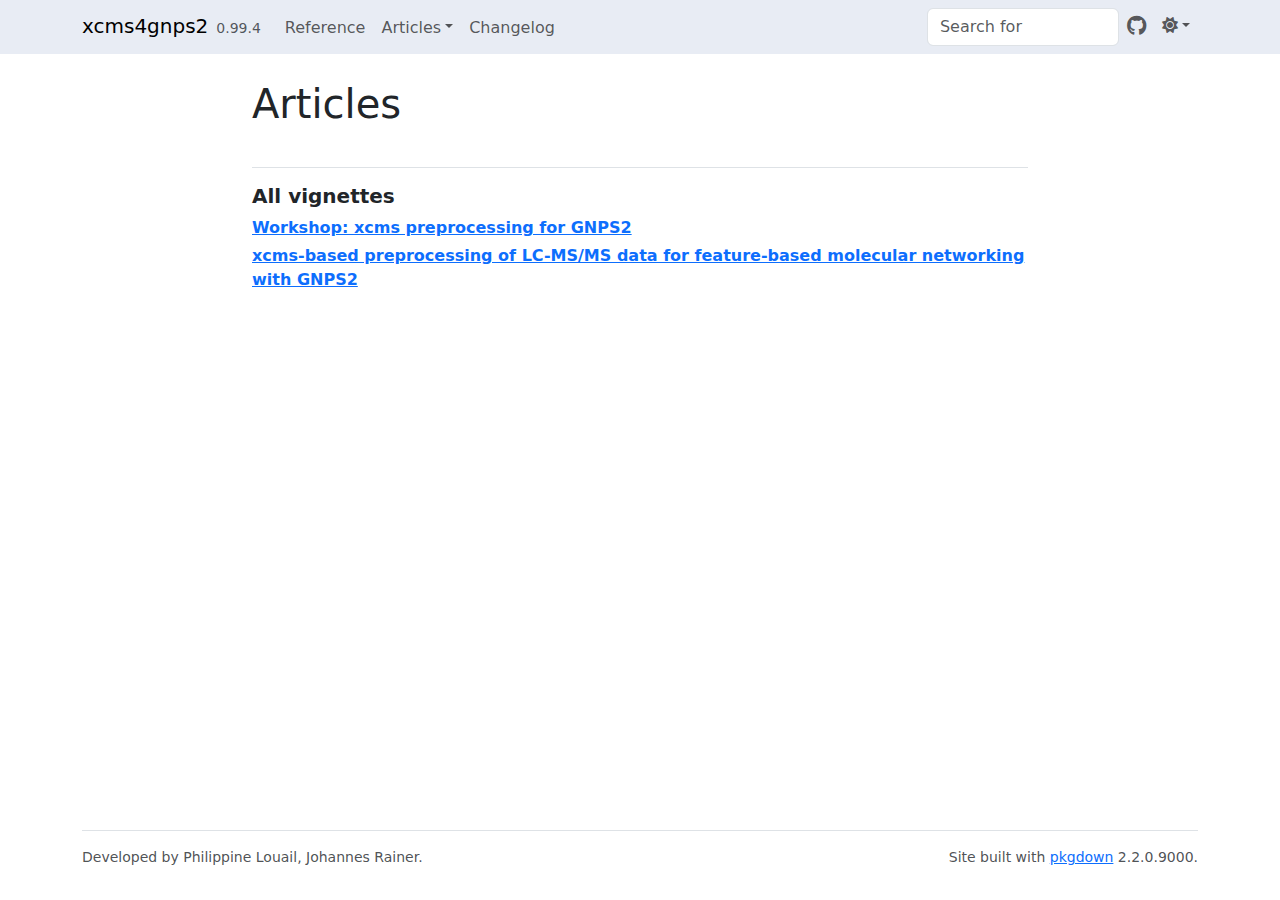
<file: articles/index.html>
<!DOCTYPE html>
<!-- Generated by pkgdown: do not edit by hand --><html lang="en"><head><meta http-equiv="Content-Type" content="text/html; charset=UTF-8"><meta charset="utf-8"><meta http-equiv="X-UA-Compatible" content="IE=edge"><meta name="viewport" content="width=device-width, initial-scale=1, shrink-to-fit=no"><title>Articles • xcms4gnps2</title><script src="../lightswitch.js"></script><script src="../deps/jquery-3.6.0/jquery-3.6.0.min.js"></script><meta name="viewport" content="width=device-width, initial-scale=1, shrink-to-fit=no"><link href="../deps/bootstrap-5.3.1/bootstrap.min.css" rel="stylesheet"><script src="../deps/bootstrap-5.3.1/bootstrap.bundle.min.js"></script><link href="../deps/font-awesome-6.5.2/css/all.min.css" rel="stylesheet"><link href="../deps/font-awesome-6.5.2/css/v4-shims.min.css" rel="stylesheet"><script src="../deps/headroom-0.11.0/headroom.min.js"></script><script src="../deps/headroom-0.11.0/jQuery.headroom.min.js"></script><script src="../deps/bootstrap-toc-1.0.1/bootstrap-toc.min.js"></script><script src="../deps/clipboard.js-2.0.11/clipboard.min.js"></script><script src="../deps/search-1.0.0/autocomplete.jquery.min.js"></script><script src="../deps/search-1.0.0/fuse.min.js"></script><script src="../deps/search-1.0.0/mark.min.js"></script><!-- pkgdown --><script src="../pkgdown.js"></script><meta property="og:title" content="Articles"></head><body>
    <a href="#main" class="visually-hidden-focusable">Skip to contents</a>


    <nav class="navbar navbar-expand-lg fixed-top " aria-label="Site navigation"><div class="container">

    <a class="navbar-brand me-2" href="../index.html">xcms4gnps2</a>

    <small class="nav-text text-muted me-auto" data-bs-toggle="tooltip" data-bs-placement="bottom" title="">0.99.4</small>


    <button class="navbar-toggler" type="button" data-bs-toggle="collapse" data-bs-target="#navbar" aria-controls="navbar" aria-expanded="false" aria-label="Toggle navigation">
      <span class="navbar-toggler-icon"></span>
    </button>

    <div id="navbar" class="collapse navbar-collapse ms-3">
      <ul class="navbar-nav me-auto"><li class="nav-item"><a class="nav-link" href="../reference/index.html">Reference</a></li>
<li class="nav-item dropdown">
  <button class="nav-link dropdown-toggle" type="button" id="dropdown-articles" data-bs-toggle="dropdown" aria-expanded="false" aria-haspopup="true">Articles</button>
  <ul class="dropdown-menu" aria-labelledby="dropdown-articles"><li><a class="dropdown-item" href="../articles/MSV000090156-preprocessing-condensed.html">Workshop: xcms preprocessing for GNPS2</a></li>
    <li><a class="dropdown-item" href="../articles/MSV000090156-preprocessing.html">xcms-based preprocessing of LC-MS/MS data for feature-based molecular networking with GNPS2</a></li>
  </ul></li>
<li class="nav-item"><a class="nav-link" href="../news/index.html">Changelog</a></li>
      </ul><ul class="navbar-nav"><li class="nav-item"><form class="form-inline" role="search">
 <input class="form-control" type="search" name="search-input" id="search-input" autocomplete="off" aria-label="Search site" placeholder="Search for" data-search-index="../search.json"></form></li>
<li class="nav-item"><a class="external-link nav-link" href="https://github.com/jorainer/xcms4gnps2/" aria-label="GitHub"><span class="fa fab fa-github fa-lg"></span></a></li>
<li class="nav-item dropdown">
  <button class="nav-link dropdown-toggle" type="button" id="dropdown-lightswitch" data-bs-toggle="dropdown" aria-expanded="false" aria-haspopup="true" aria-label="Light switch"><span class="fa fa-sun"></span></button>
  <ul class="dropdown-menu dropdown-menu-end" aria-labelledby="dropdown-lightswitch"><li><button class="dropdown-item" data-bs-theme-value="light"><span class="fa fa-sun"></span> Light</button></li>
    <li><button class="dropdown-item" data-bs-theme-value="dark"><span class="fa fa-moon"></span> Dark</button></li>
    <li><button class="dropdown-item" data-bs-theme-value="auto"><span class="fa fa-adjust"></span> Auto</button></li>
  </ul></li>
      </ul></div>


  </div>
</nav><div class="container template-article-index">
<div class="row">
  <main id="main" class="col-md-9"><div class="page-header">

      <h1>Articles</h1>
    </div>

    <div class="section ">
      <h3>All vignettes</h3>
      <div class="section-desc"></div>

      <dl><dt><a href="MSV000090156-preprocessing-condensed.html">Workshop: xcms preprocessing for GNPS2</a></dt>
        <dd>
        </dd><dt><a href="MSV000090156-preprocessing.html">xcms-based preprocessing of LC-MS/MS data for feature-based molecular networking with GNPS2</a></dt>
        <dd>
      </dd></dl></div>
  </main></div>


    <footer><div class="pkgdown-footer-left">
  <p>Developed by Philippine Louail, Johannes Rainer.</p>
</div>

<div class="pkgdown-footer-right">
  <p>Site built with <a href="https://pkgdown.r-lib.org/" class="external-link">pkgdown</a> 2.2.0.9000.</p>
</div>

    </footer></div>





  </body></html>
</file>
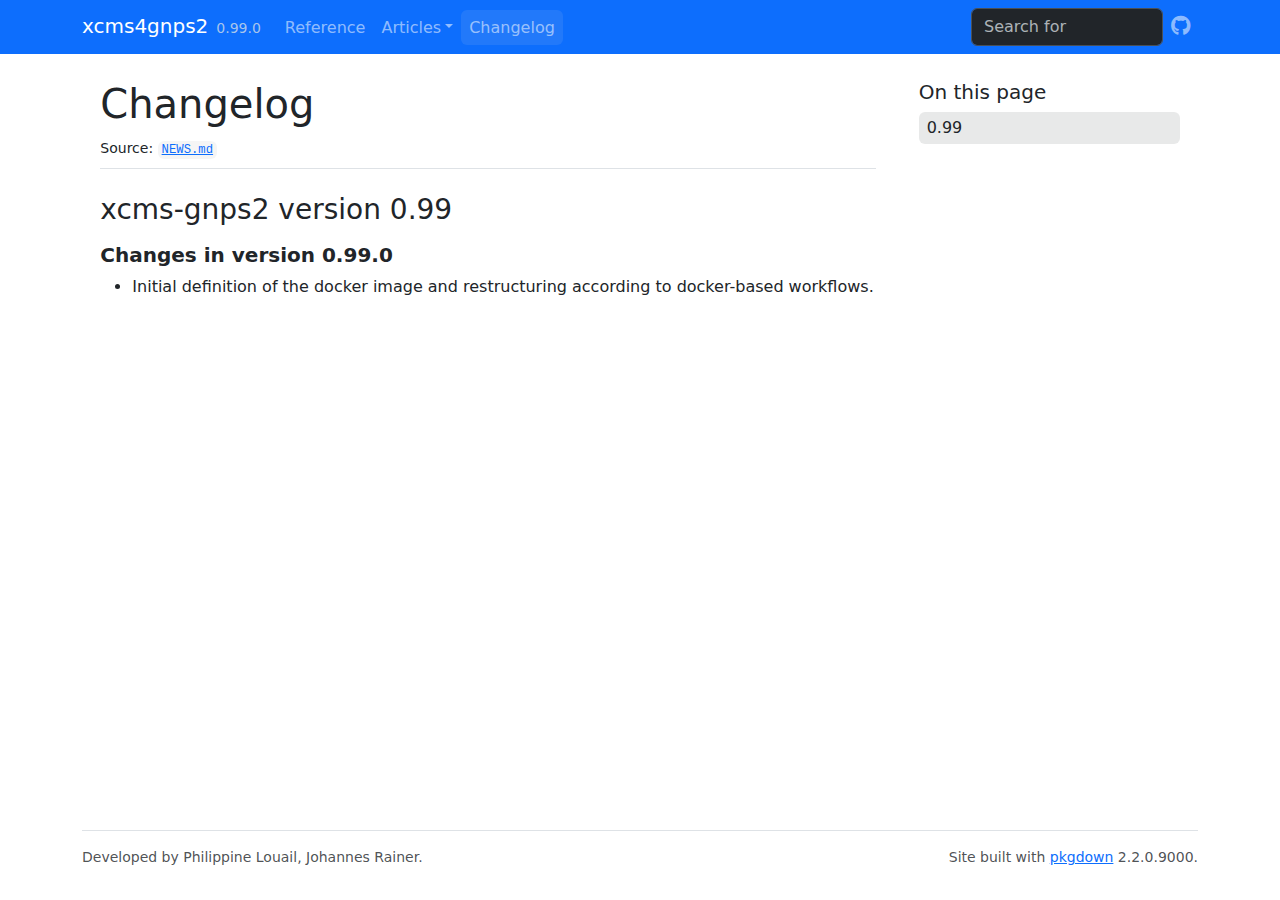
<file: news/index.html>
<!DOCTYPE html>
<!-- Generated by pkgdown: do not edit by hand --><html lang="en"><head><meta http-equiv="Content-Type" content="text/html; charset=UTF-8"><meta charset="utf-8"><meta http-equiv="X-UA-Compatible" content="IE=edge"><meta name="viewport" content="width=device-width, initial-scale=1, shrink-to-fit=no"><title>Changelog • xcms4gnps2</title><script src="../deps/jquery-3.6.0/jquery-3.6.0.min.js"></script><meta name="viewport" content="width=device-width, initial-scale=1, shrink-to-fit=no"><link href="../deps/bootstrap-5.3.1/bootstrap.min.css" rel="stylesheet"><script src="../deps/bootstrap-5.3.1/bootstrap.bundle.min.js"></script><link href="../deps/font-awesome-6.5.2/css/all.min.css" rel="stylesheet"><link href="../deps/font-awesome-6.5.2/css/v4-shims.min.css" rel="stylesheet"><script src="../deps/headroom-0.11.0/headroom.min.js"></script><script src="../deps/headroom-0.11.0/jQuery.headroom.min.js"></script><script src="../deps/bootstrap-toc-1.0.1/bootstrap-toc.min.js"></script><script src="../deps/clipboard.js-2.0.11/clipboard.min.js"></script><script src="../deps/search-1.0.0/autocomplete.jquery.min.js"></script><script src="../deps/search-1.0.0/fuse.min.js"></script><script src="../deps/search-1.0.0/mark.min.js"></script><!-- pkgdown --><script src="../pkgdown.js"></script><meta property="og:title" content="Changelog"></head><body>
    <a href="#main" class="visually-hidden-focusable">Skip to contents</a>


    <nav class="navbar navbar-expand-lg fixed-top bg-primary" data-bs-theme="dark" aria-label="Site navigation"><div class="container">

    <a class="navbar-brand me-2" href="../index.html">xcms4gnps2</a>

    <small class="nav-text text-muted me-auto" data-bs-toggle="tooltip" data-bs-placement="bottom" title="">0.99.0</small>


    <button class="navbar-toggler" type="button" data-bs-toggle="collapse" data-bs-target="#navbar" aria-controls="navbar" aria-expanded="false" aria-label="Toggle navigation">
      <span class="navbar-toggler-icon"></span>
    </button>

    <div id="navbar" class="collapse navbar-collapse ms-3">
      <ul class="navbar-nav me-auto"><li class="nav-item"><a class="nav-link" href="../reference/index.html">Reference</a></li>
<li class="nav-item dropdown">
  <button class="nav-link dropdown-toggle" type="button" id="dropdown-articles" data-bs-toggle="dropdown" aria-expanded="false" aria-haspopup="true">Articles</button>
  <ul class="dropdown-menu" aria-labelledby="dropdown-articles"><li><a class="dropdown-item" href="../articles/MSV000090156-preprocessing.html">xcms-based preprocessing of LC-MS/MS data for feature-based molecular networking with GNPS2</a></li>
  </ul></li>
<li class="active nav-item"><a class="nav-link" href="../news/index.html">Changelog</a></li>
      </ul><ul class="navbar-nav"><li class="nav-item"><form class="form-inline" role="search">
 <input class="form-control" type="search" name="search-input" id="search-input" autocomplete="off" aria-label="Search site" placeholder="Search for" data-search-index="../search.json"></form></li>
<li class="nav-item"><a class="external-link nav-link" href="https://github.com/jorainer/xcms4gnps2/" aria-label="GitHub"><span class="fa fab fa-github fa-lg"></span></a></li>
      </ul></div>


  </div>
</nav><div class="container template-news">
<div class="row">
  <main id="main" class="col-md-9"><div class="page-header">

      <h1>Changelog</h1>
      <small>Source: <a href="https://github.com/jorainer/xcms4gnps2/blob/main/NEWS.md" class="external-link"><code>NEWS.md</code></a></small>
    </div>

    <div class="section level2">
<h2 class="pkg-version" data-toc-text="0.99" id="xcms-gnps2-version-099">xcms-gnps2 version 0.99<a class="anchor" aria-label="anchor" href="#xcms-gnps2-version-099"></a></h2>
<div class="section level3">
<h3 id="changes-in-version-0-99">Changes in version 0.99.0<a class="anchor" aria-label="anchor" href="#changes-in-version-0-99"></a></h3>
<ul><li>Initial definition of the docker image and restructuring according to docker-based workflows.</li>
</ul></div>
</div>
  </main><aside class="col-md-3"><nav id="toc" aria-label="Table of contents"><h2>On this page</h2>
    </nav></aside></div>


    <footer><div class="pkgdown-footer-left">
  <p>Developed by Philippine Louail, Johannes Rainer.</p>
</div>

<div class="pkgdown-footer-right">
  <p>Site built with <a href="https://pkgdown.r-lib.org/" class="external-link">pkgdown</a> 2.2.0.9000.</p>
</div>

    </footer></div>





  </body></html>
</file>
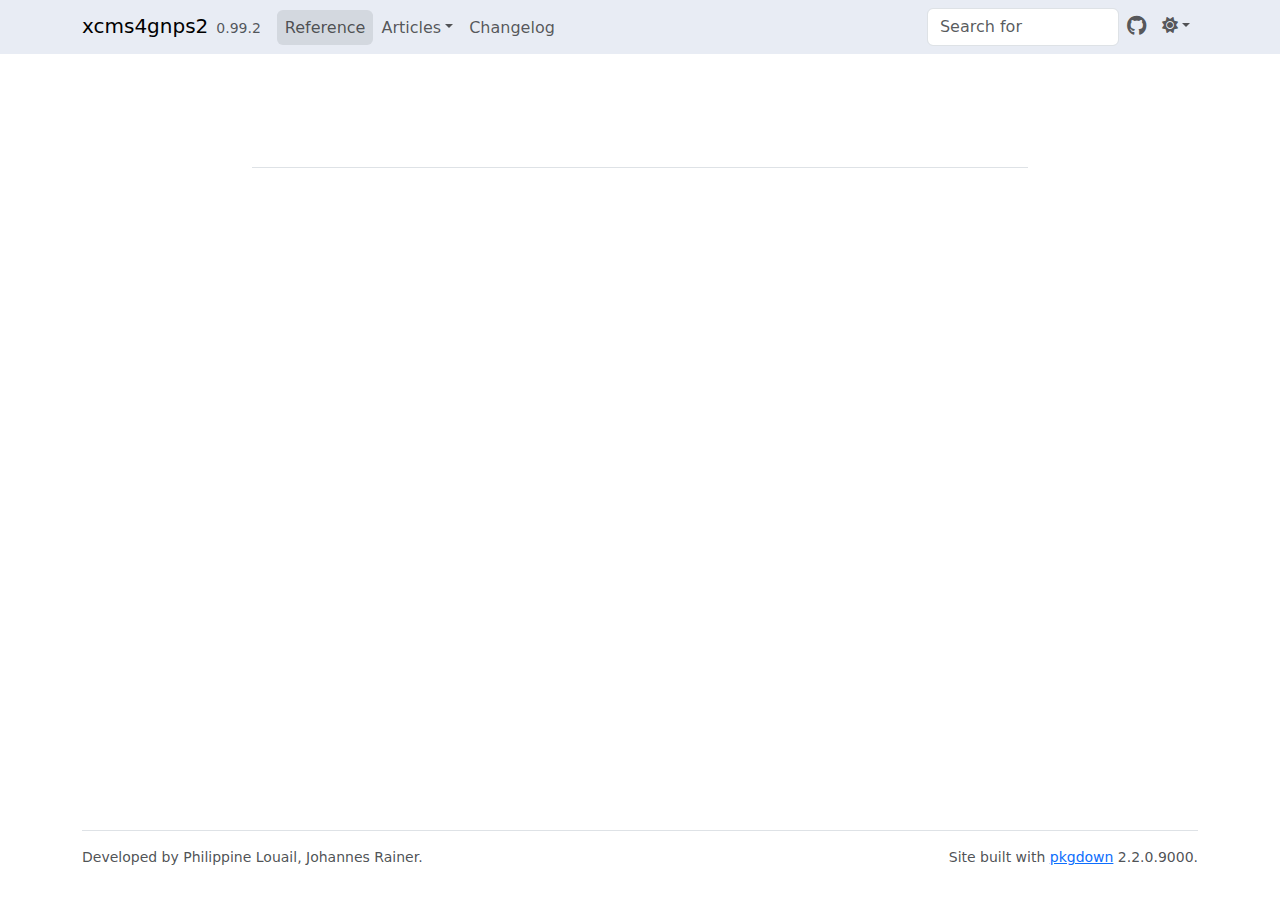
<file: reference/index.html>
<!DOCTYPE html>
<!-- Generated by pkgdown: do not edit by hand --><html lang="en"><head><meta http-equiv="Content-Type" content="text/html; charset=UTF-8"><meta charset="utf-8"><meta http-equiv="X-UA-Compatible" content="IE=edge"><meta name="viewport" content="width=device-width, initial-scale=1, shrink-to-fit=no"><title> • xcms4gnps2</title><script src="../lightswitch.js"></script><script src="../deps/jquery-3.6.0/jquery-3.6.0.min.js"></script><meta name="viewport" content="width=device-width, initial-scale=1, shrink-to-fit=no"><link href="../deps/bootstrap-5.3.1/bootstrap.min.css" rel="stylesheet"><script src="../deps/bootstrap-5.3.1/bootstrap.bundle.min.js"></script><link href="../deps/font-awesome-6.5.2/css/all.min.css" rel="stylesheet"><link href="../deps/font-awesome-6.5.2/css/v4-shims.min.css" rel="stylesheet"><script src="../deps/headroom-0.11.0/headroom.min.js"></script><script src="../deps/headroom-0.11.0/jQuery.headroom.min.js"></script><script src="../deps/bootstrap-toc-1.0.1/bootstrap-toc.min.js"></script><script src="../deps/clipboard.js-2.0.11/clipboard.min.js"></script><script src="../deps/search-1.0.0/autocomplete.jquery.min.js"></script><script src="../deps/search-1.0.0/fuse.min.js"></script><script src="../deps/search-1.0.0/mark.min.js"></script><!-- pkgdown --><script src="../pkgdown.js"></script><meta property="og:title" content=""></head><body>
    <a href="#main" class="visually-hidden-focusable">Skip to contents</a>


    <nav class="navbar navbar-expand-lg fixed-top " aria-label="Site navigation"><div class="container">

    <a class="navbar-brand me-2" href="../index.html">xcms4gnps2</a>

    <small class="nav-text text-muted me-auto" data-bs-toggle="tooltip" data-bs-placement="bottom" title="">0.99.2</small>


    <button class="navbar-toggler" type="button" data-bs-toggle="collapse" data-bs-target="#navbar" aria-controls="navbar" aria-expanded="false" aria-label="Toggle navigation">
      <span class="navbar-toggler-icon"></span>
    </button>

    <div id="navbar" class="collapse navbar-collapse ms-3">
      <ul class="navbar-nav me-auto"><li class="active nav-item"><a class="nav-link" href="../reference/index.html">Reference</a></li>
<li class="nav-item dropdown">
  <button class="nav-link dropdown-toggle" type="button" id="dropdown-articles" data-bs-toggle="dropdown" aria-expanded="false" aria-haspopup="true">Articles</button>
  <ul class="dropdown-menu" aria-labelledby="dropdown-articles"><li><a class="dropdown-item" href="../articles/MSV000090156-preprocessing.html">xcms-based preprocessing of LC-MS/MS data for feature-based molecular networking with GNPS2</a></li>
  </ul></li>
<li class="nav-item"><a class="nav-link" href="../news/index.html">Changelog</a></li>
      </ul><ul class="navbar-nav"><li class="nav-item"><form class="form-inline" role="search">
 <input class="form-control" type="search" name="search-input" id="search-input" autocomplete="off" aria-label="Search site" placeholder="Search for" data-search-index="../search.json"></form></li>
<li class="nav-item"><a class="external-link nav-link" href="https://github.com/jorainer/xcms4gnps2/" aria-label="GitHub"><span class="fa fab fa-github fa-lg"></span></a></li>
<li class="nav-item dropdown">
  <button class="nav-link dropdown-toggle" type="button" id="dropdown-lightswitch" data-bs-toggle="dropdown" aria-expanded="false" aria-haspopup="true" aria-label="Light switch"><span class="fa fa-sun"></span></button>
  <ul class="dropdown-menu dropdown-menu-end" aria-labelledby="dropdown-lightswitch"><li><button class="dropdown-item" data-bs-theme-value="light"><span class="fa fa-sun"></span> Light</button></li>
    <li><button class="dropdown-item" data-bs-theme-value="dark"><span class="fa fa-moon"></span> Dark</button></li>
    <li><button class="dropdown-item" data-bs-theme-value="auto"><span class="fa fa-adjust"></span> Auto</button></li>
  </ul></li>
      </ul></div>


  </div>
</nav><div class="container template-reference-index">
<div class="row">
  <main id="main" class="col-md-9"><div class="page-header">

      <h1></h1>
    </div>


  </main></div>


    <footer><div class="pkgdown-footer-left">
  <p>Developed by Philippine Louail, Johannes Rainer.</p>
</div>

<div class="pkgdown-footer-right">
  <p>Site built with <a href="https://pkgdown.r-lib.org/" class="external-link">pkgdown</a> 2.2.0.9000.</p>
</div>

    </footer></div>





  </body></html>
</file>
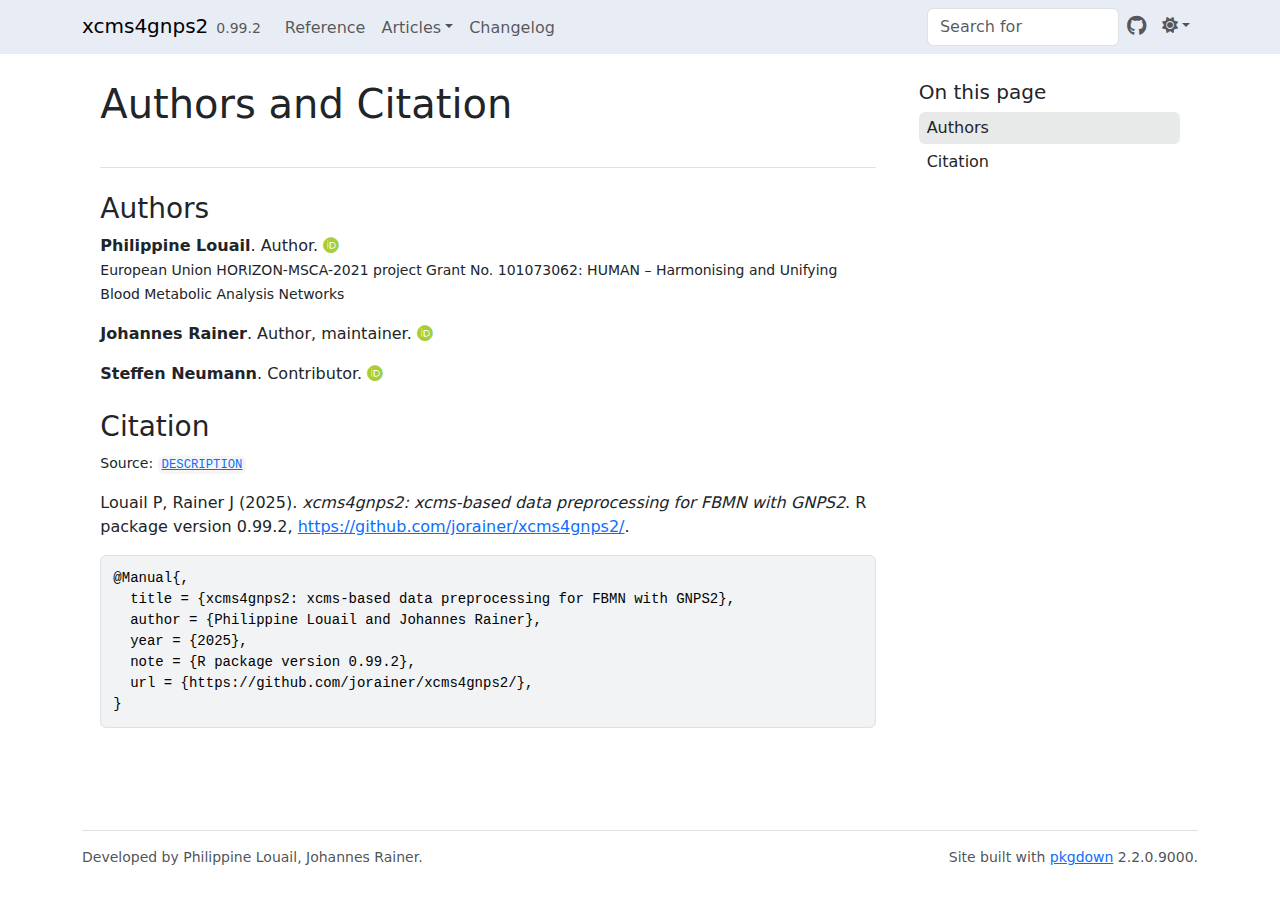
<file: authors.html>
<!DOCTYPE html>
<!-- Generated by pkgdown: do not edit by hand --><html lang="en"><head><meta http-equiv="Content-Type" content="text/html; charset=UTF-8"><meta charset="utf-8"><meta http-equiv="X-UA-Compatible" content="IE=edge"><meta name="viewport" content="width=device-width, initial-scale=1, shrink-to-fit=no"><title>Authors and Citation • xcms4gnps2</title><script src="lightswitch.js"></script><script src="deps/jquery-3.6.0/jquery-3.6.0.min.js"></script><meta name="viewport" content="width=device-width, initial-scale=1, shrink-to-fit=no"><link href="deps/bootstrap-5.3.1/bootstrap.min.css" rel="stylesheet"><script src="deps/bootstrap-5.3.1/bootstrap.bundle.min.js"></script><link href="deps/font-awesome-6.5.2/css/all.min.css" rel="stylesheet"><link href="deps/font-awesome-6.5.2/css/v4-shims.min.css" rel="stylesheet"><script src="deps/headroom-0.11.0/headroom.min.js"></script><script src="deps/headroom-0.11.0/jQuery.headroom.min.js"></script><script src="deps/bootstrap-toc-1.0.1/bootstrap-toc.min.js"></script><script src="deps/clipboard.js-2.0.11/clipboard.min.js"></script><script src="deps/search-1.0.0/autocomplete.jquery.min.js"></script><script src="deps/search-1.0.0/fuse.min.js"></script><script src="deps/search-1.0.0/mark.min.js"></script><!-- pkgdown --><script src="pkgdown.js"></script><meta property="og:title" content="Authors and Citation"></head><body>
    <a href="#main" class="visually-hidden-focusable">Skip to contents</a>


    <nav class="navbar navbar-expand-lg fixed-top " aria-label="Site navigation"><div class="container">

    <a class="navbar-brand me-2" href="index.html">xcms4gnps2</a>

    <small class="nav-text text-muted me-auto" data-bs-toggle="tooltip" data-bs-placement="bottom" title="">0.99.2</small>


    <button class="navbar-toggler" type="button" data-bs-toggle="collapse" data-bs-target="#navbar" aria-controls="navbar" aria-expanded="false" aria-label="Toggle navigation">
      <span class="navbar-toggler-icon"></span>
    </button>

    <div id="navbar" class="collapse navbar-collapse ms-3">
      <ul class="navbar-nav me-auto"><li class="nav-item"><a class="nav-link" href="reference/index.html">Reference</a></li>
<li class="nav-item dropdown">
  <button class="nav-link dropdown-toggle" type="button" id="dropdown-articles" data-bs-toggle="dropdown" aria-expanded="false" aria-haspopup="true">Articles</button>
  <ul class="dropdown-menu" aria-labelledby="dropdown-articles"><li><a class="dropdown-item" href="articles/MSV000090156-preprocessing.html">xcms-based preprocessing of LC-MS/MS data for feature-based molecular networking with GNPS2</a></li>
  </ul></li>
<li class="nav-item"><a class="nav-link" href="news/index.html">Changelog</a></li>
      </ul><ul class="navbar-nav"><li class="nav-item"><form class="form-inline" role="search">
 <input class="form-control" type="search" name="search-input" id="search-input" autocomplete="off" aria-label="Search site" placeholder="Search for" data-search-index="search.json"></form></li>
<li class="nav-item"><a class="external-link nav-link" href="https://github.com/jorainer/xcms4gnps2/" aria-label="GitHub"><span class="fa fab fa-github fa-lg"></span></a></li>
<li class="nav-item dropdown">
  <button class="nav-link dropdown-toggle" type="button" id="dropdown-lightswitch" data-bs-toggle="dropdown" aria-expanded="false" aria-haspopup="true" aria-label="Light switch"><span class="fa fa-sun"></span></button>
  <ul class="dropdown-menu dropdown-menu-end" aria-labelledby="dropdown-lightswitch"><li><button class="dropdown-item" data-bs-theme-value="light"><span class="fa fa-sun"></span> Light</button></li>
    <li><button class="dropdown-item" data-bs-theme-value="dark"><span class="fa fa-moon"></span> Dark</button></li>
    <li><button class="dropdown-item" data-bs-theme-value="auto"><span class="fa fa-adjust"></span> Auto</button></li>
  </ul></li>
      </ul></div>


  </div>
</nav><div class="container template-citation-authors">
<div class="row">
  <main id="main" class="col-md-9"><div class="page-header">

      <h1>Authors and Citation</h1>
    </div>

    <div class="section level2">
      <h2>Authors</h2>

      <ul class="list-unstyled"><li>
          <p><strong>Philippine Louail</strong>. Author. <a href="https://orcid.org/0009-0007-5429-6846" target="orcid.widget" aria-label="ORCID" class="external-link"><span class="fab fa-orcid orcid" aria-hidden="true"></span></a>
          <br><small>European Union HORIZON-MSCA-2021 project
                   Grant No. 101073062: HUMAN – Harmonising and Unifying Blood
                   Metabolic Analysis Networks</small></p>
        </li>
        <li>
          <p><strong>Johannes Rainer</strong>. Author, maintainer. <a href="https://orcid.org/0000-0002-6977-7147" target="orcid.widget" aria-label="ORCID" class="external-link"><span class="fab fa-orcid orcid" aria-hidden="true"></span></a>
          </p>
        </li>
        <li>
          <p><strong>Steffen Neumann</strong>. Contributor. <a href="https://orcid.org/0000-0002-7899-7192" target="orcid.widget" aria-label="ORCID" class="external-link"><span class="fab fa-orcid orcid" aria-hidden="true"></span></a>
          </p>
        </li>
      </ul></div>

    <div class="section level2">
      <h2 id="citation">Citation</h2>
      <p><small class="dont-index">Source: <a href="https://github.com/jorainer/xcms4gnps2/blob/main/DESCRIPTION" class="external-link"><code>DESCRIPTION</code></a></small></p>

      <p>Louail P, Rainer J (2025).
<em>xcms4gnps2: xcms-based data preprocessing for FBMN with GNPS2</em>.
R package version 0.99.2, <a href="https://github.com/jorainer/xcms4gnps2/" class="external-link">https://github.com/jorainer/xcms4gnps2/</a>.
</p>
      <pre>@Manual{,
  title = {xcms4gnps2: xcms-based data preprocessing for FBMN with GNPS2},
  author = {Philippine Louail and Johannes Rainer},
  year = {2025},
  note = {R package version 0.99.2},
  url = {https://github.com/jorainer/xcms4gnps2/},
}</pre>
    </div>

  </main><aside class="col-md-3"><nav id="toc" aria-label="Table of contents"><h2>On this page</h2>
    </nav></aside></div>


    <footer><div class="pkgdown-footer-left">
  <p>Developed by Philippine Louail, Johannes Rainer.</p>
</div>

<div class="pkgdown-footer-right">
  <p>Site built with <a href="https://pkgdown.r-lib.org/" class="external-link">pkgdown</a> 2.2.0.9000.</p>
</div>

    </footer></div>





  </body></html>
</file>
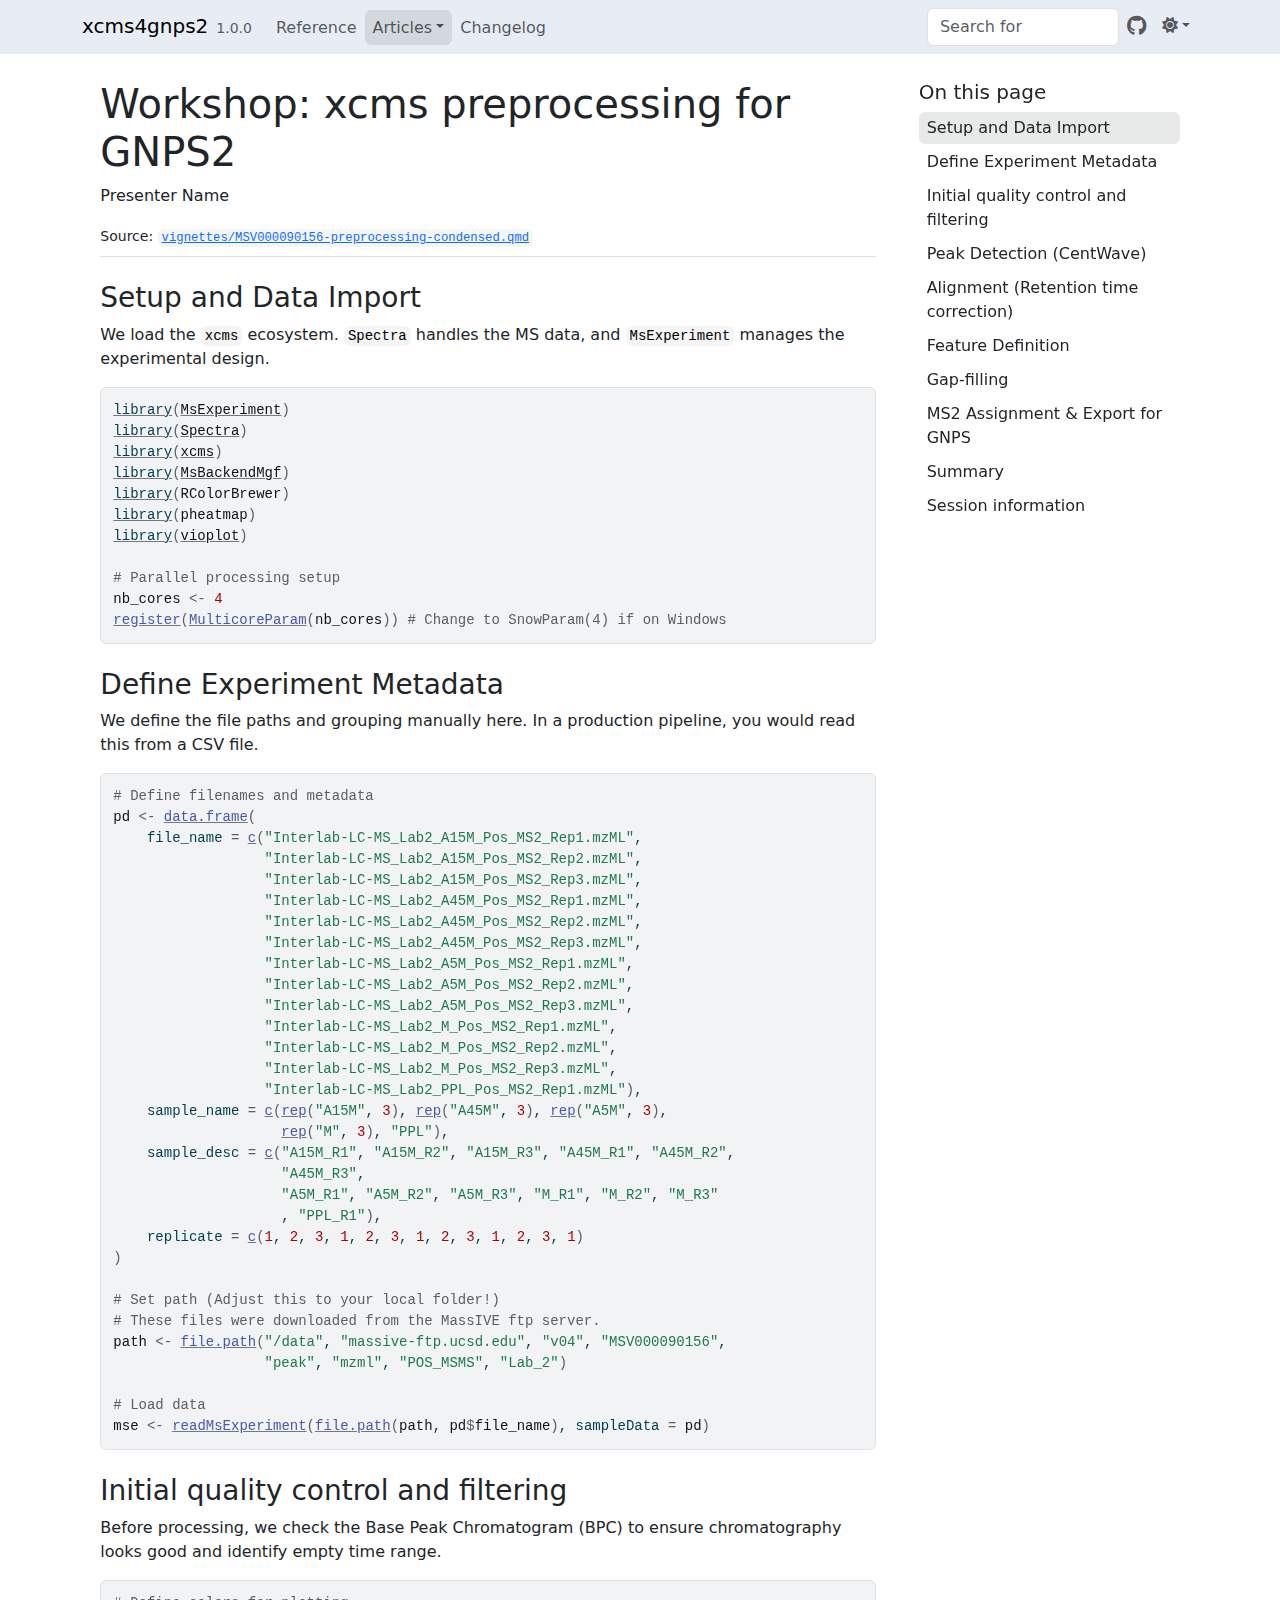
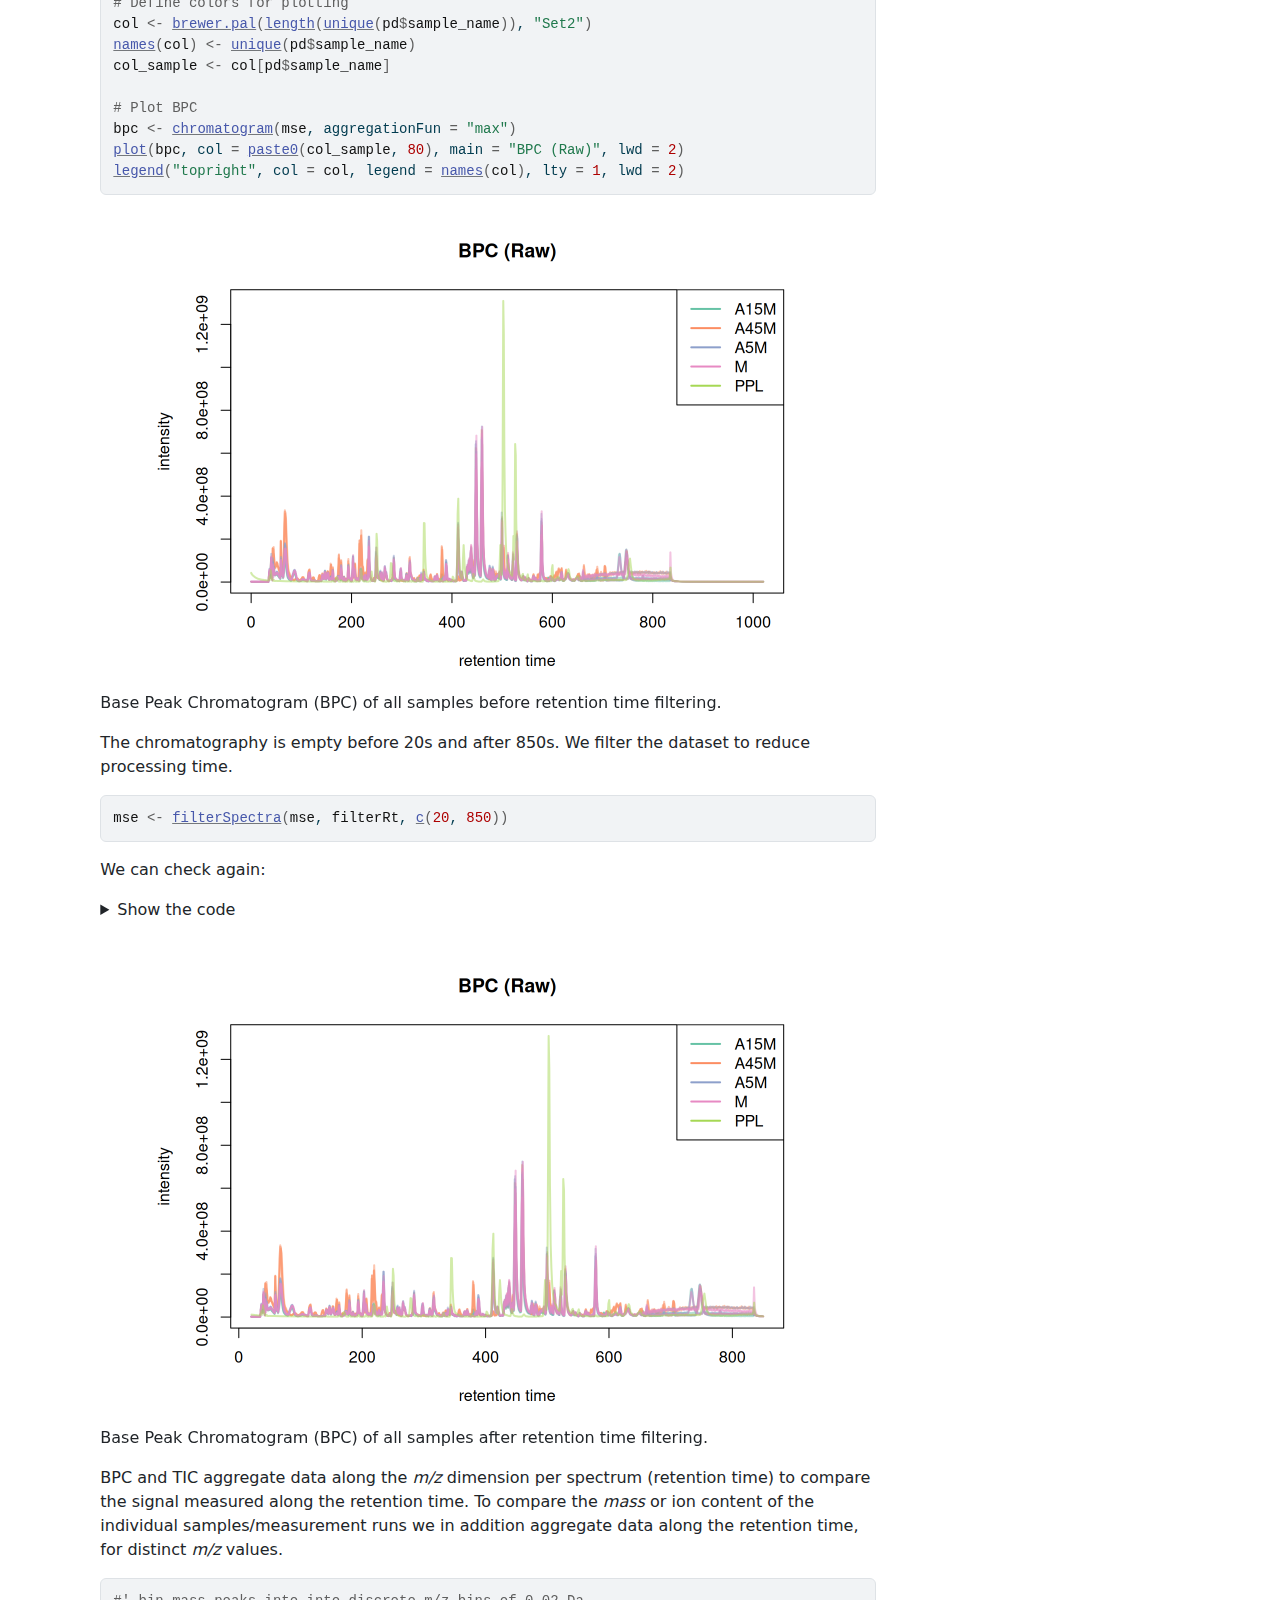
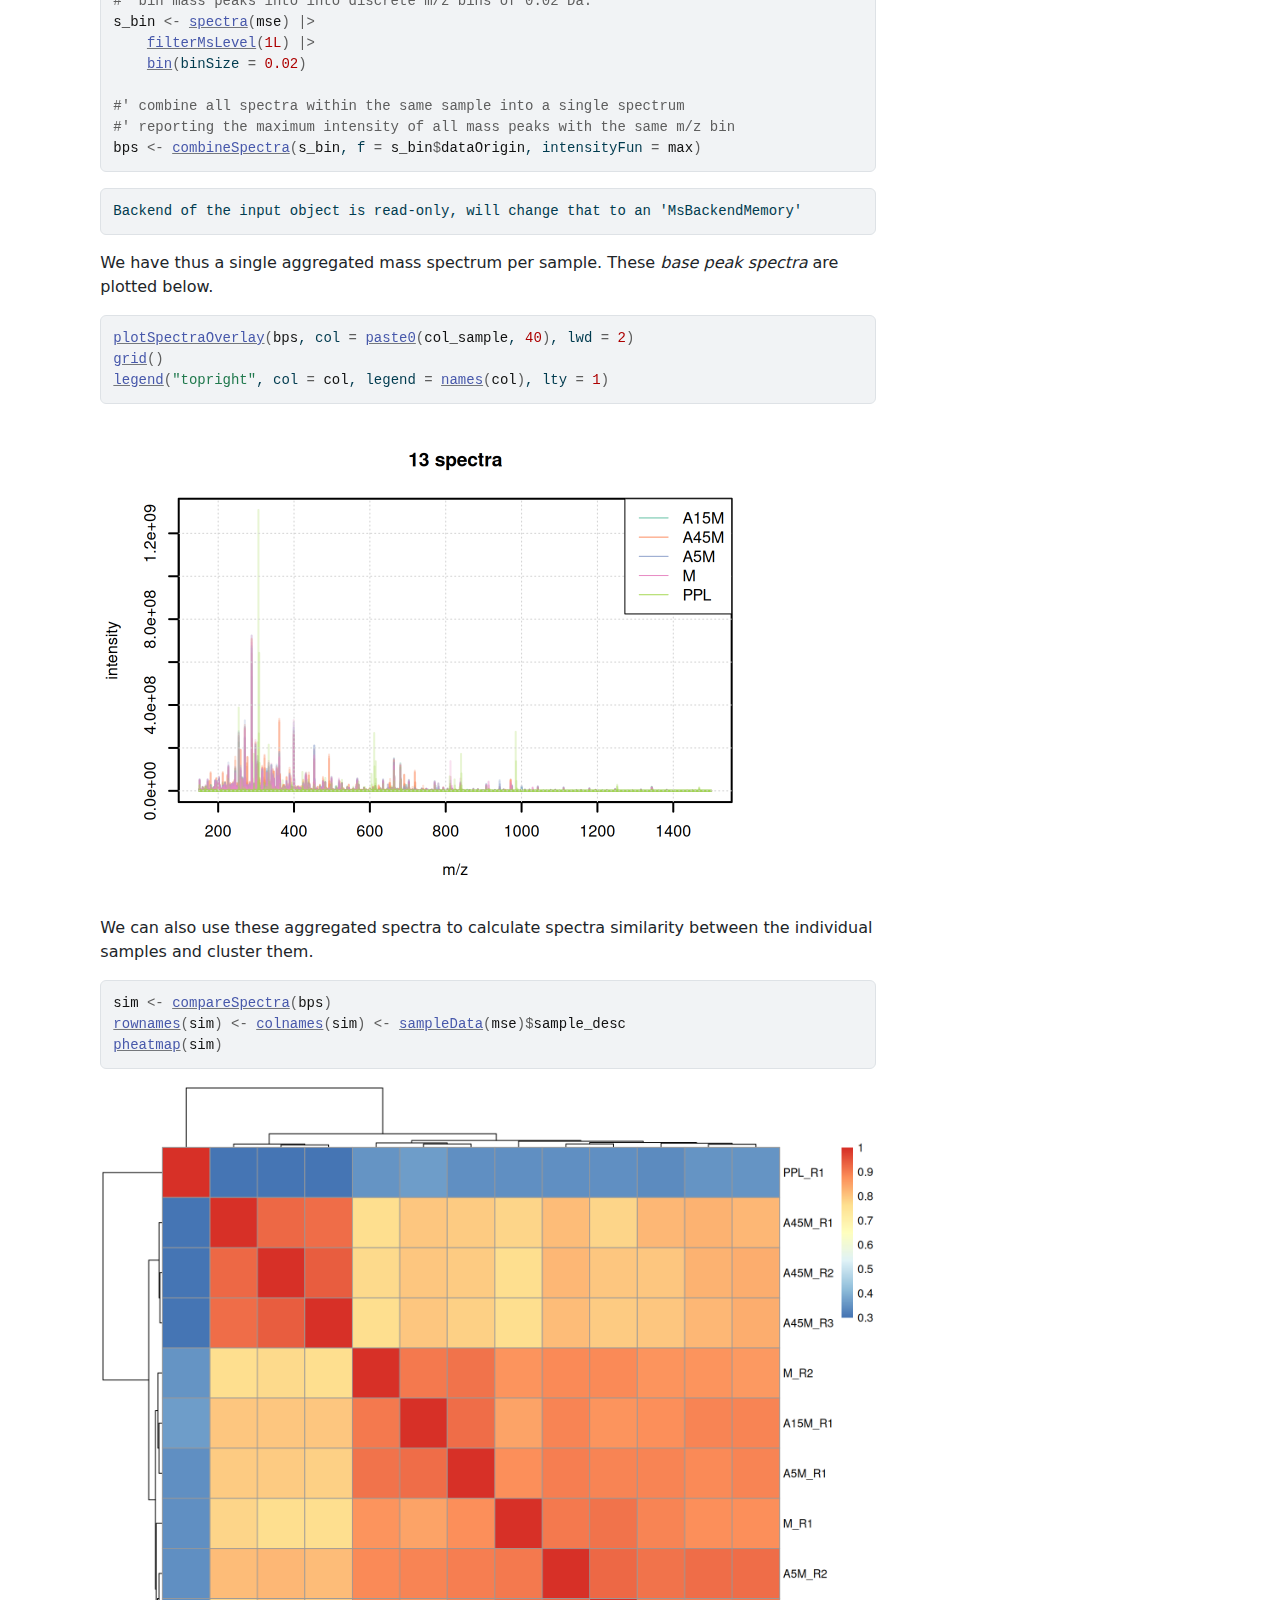
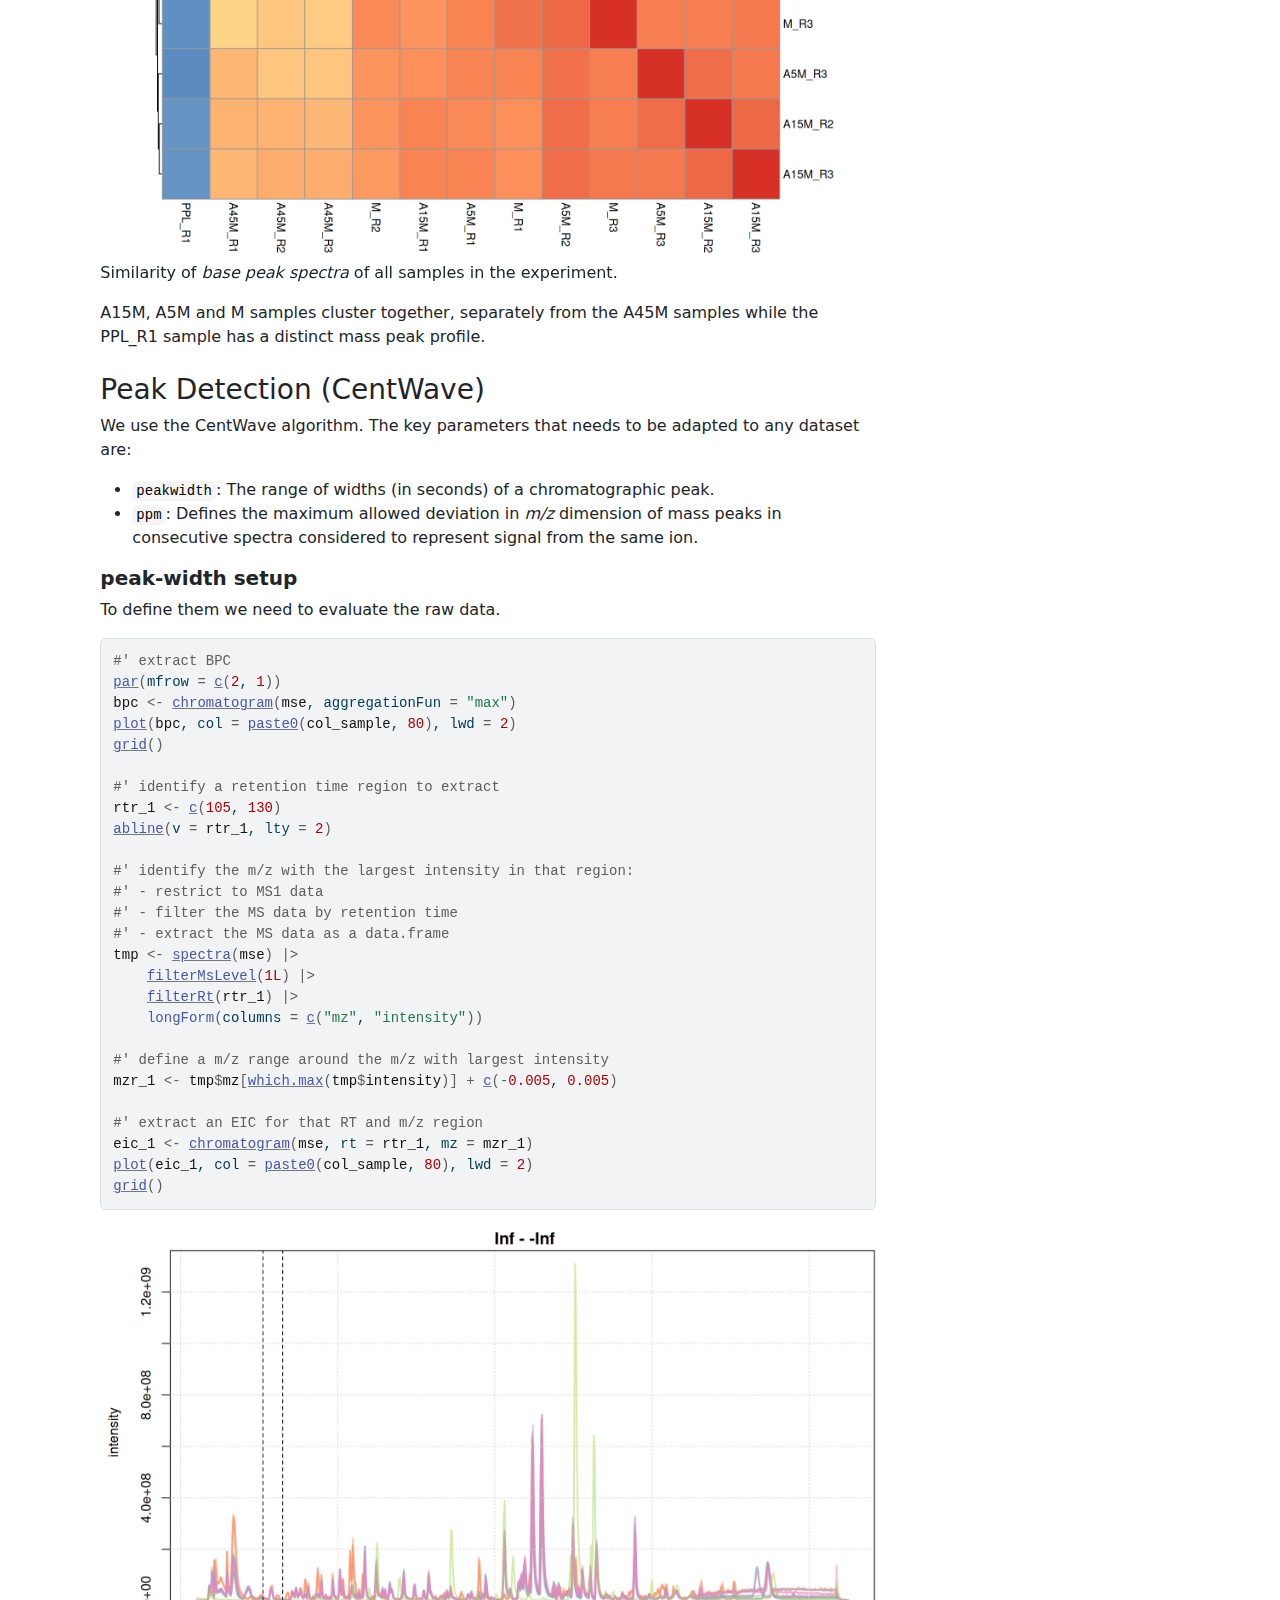
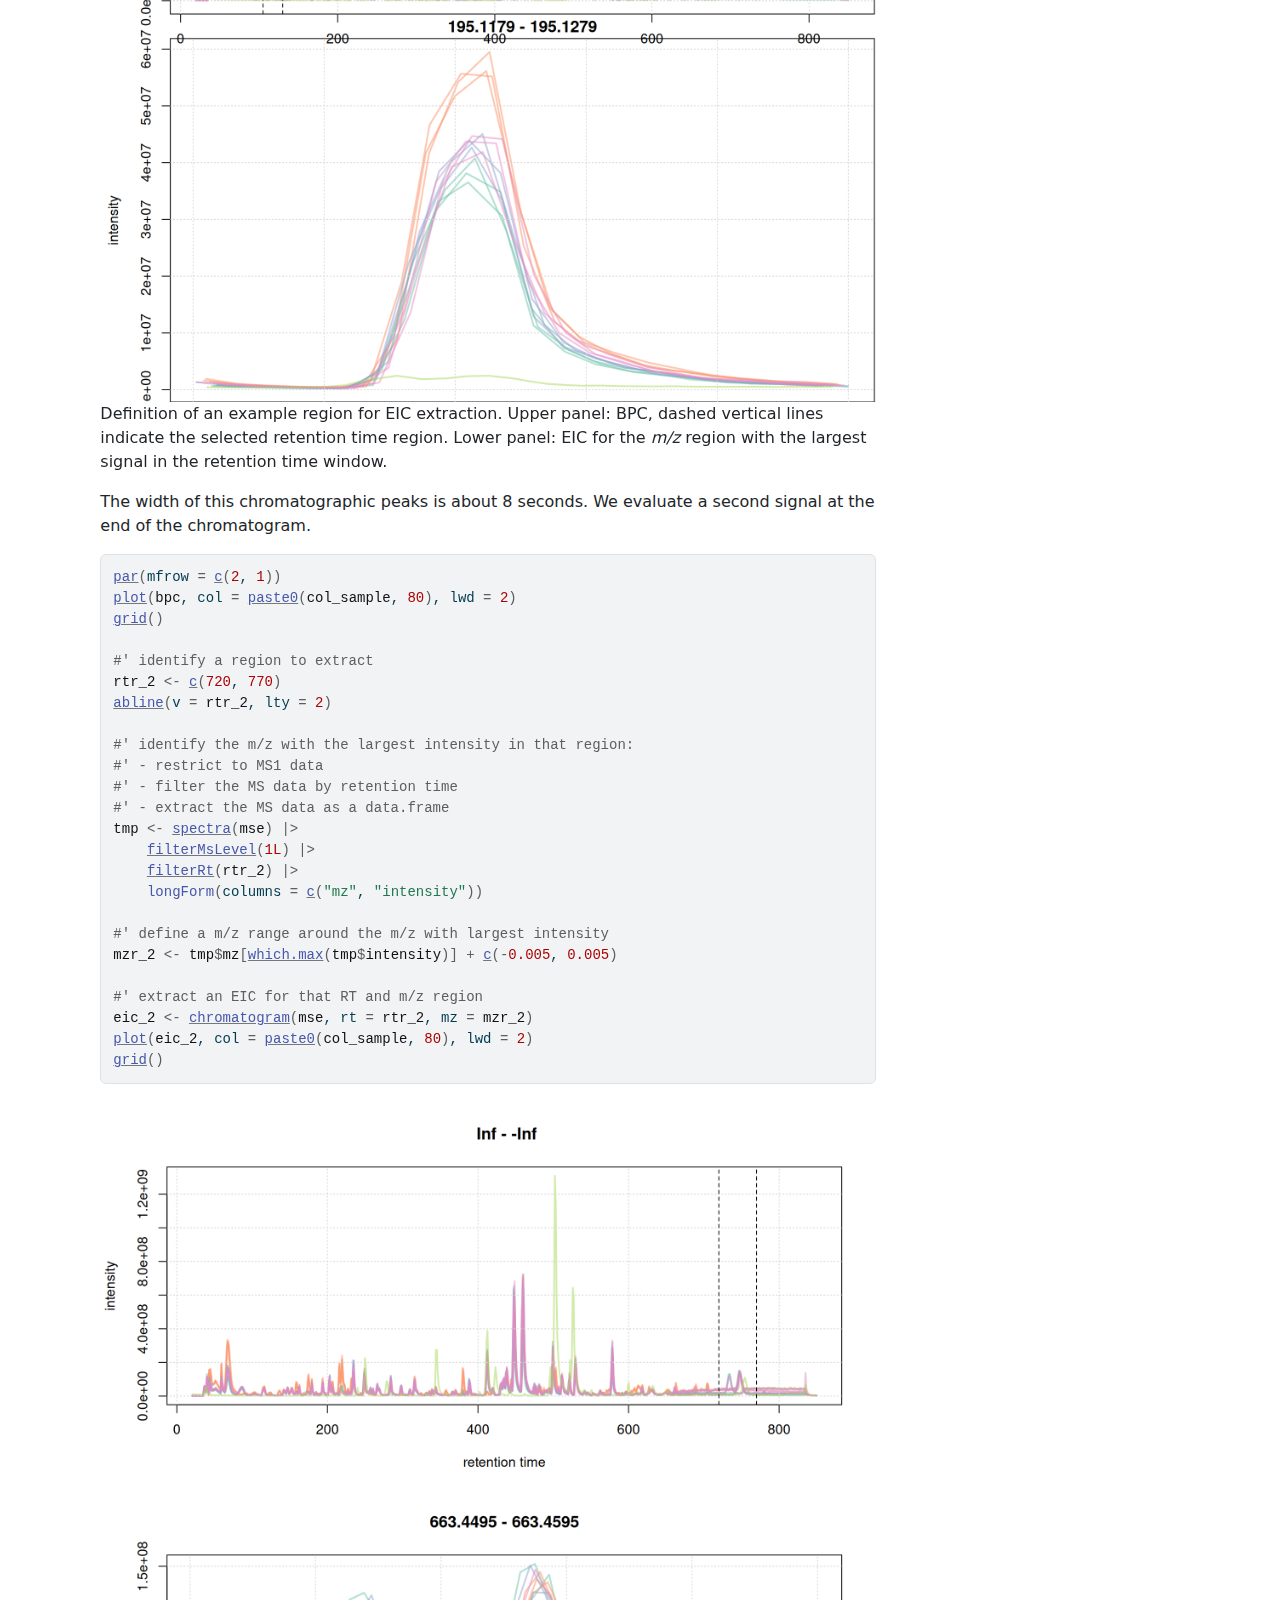
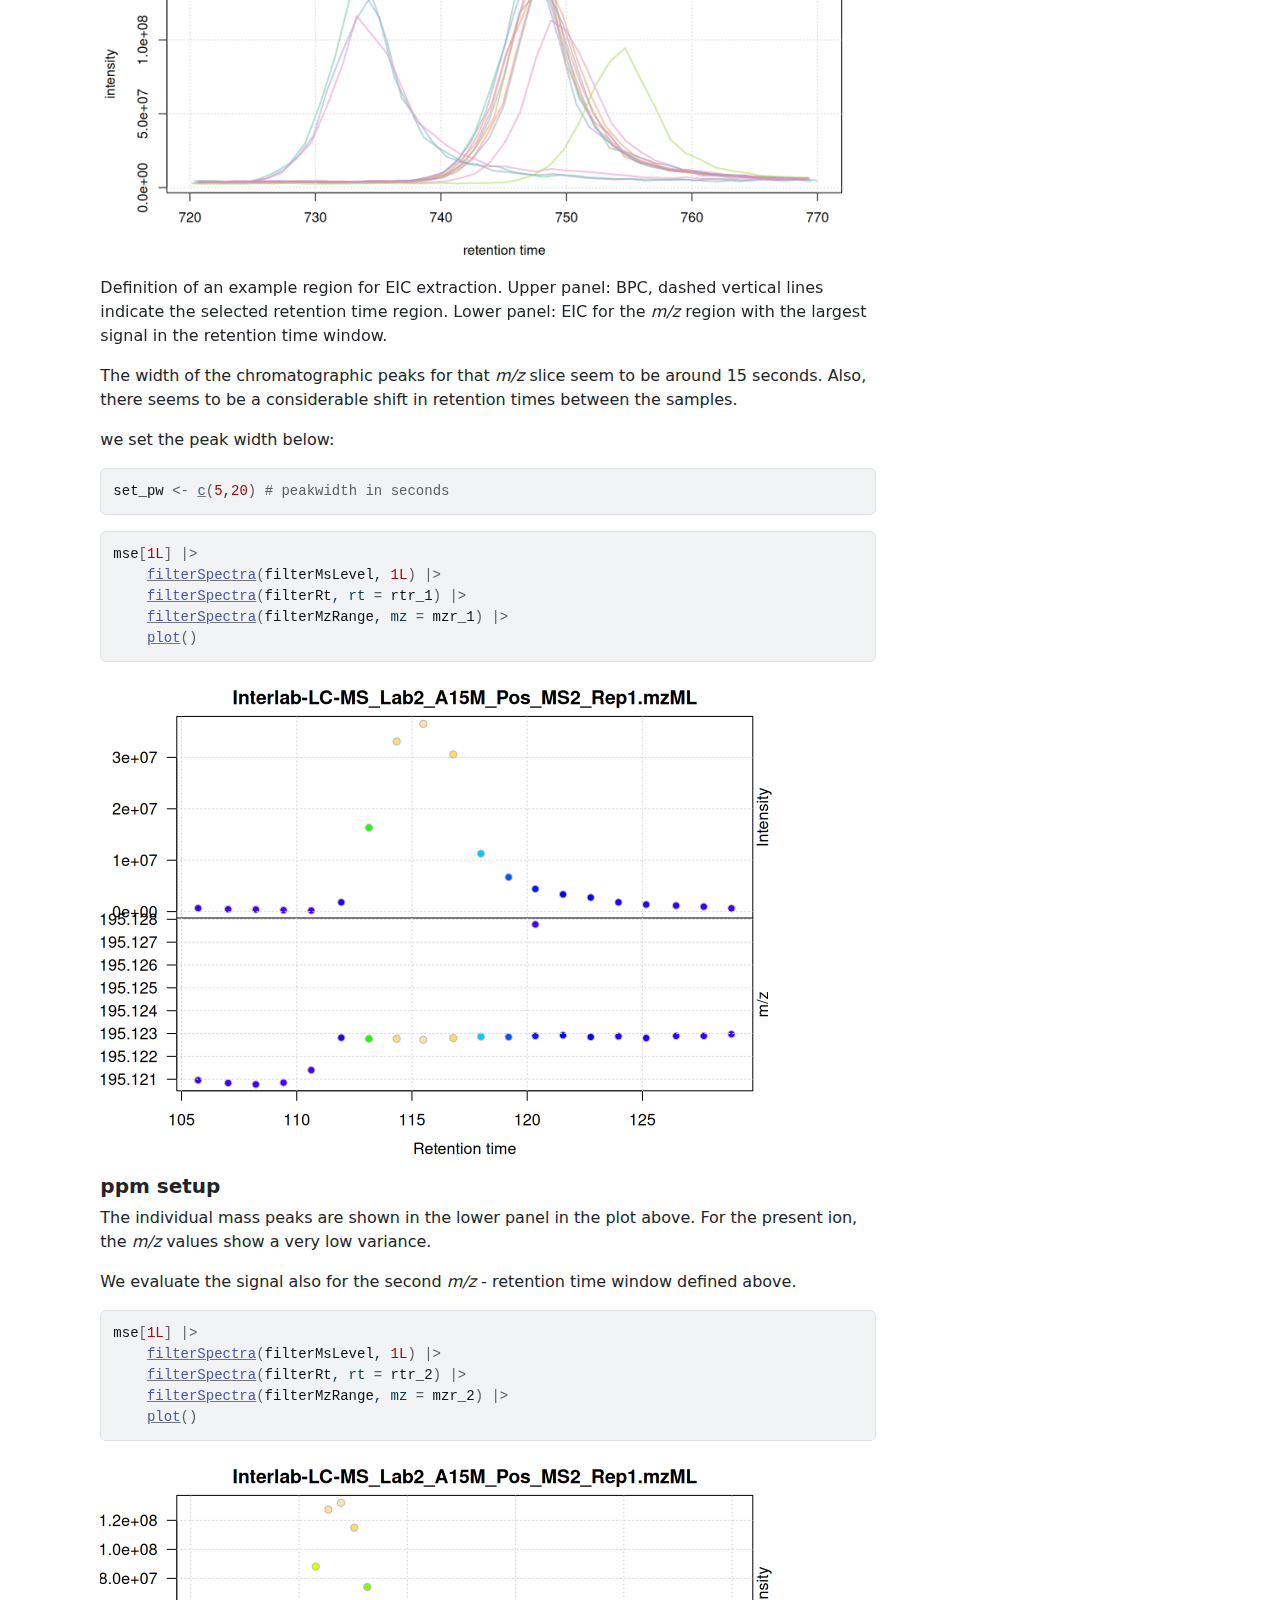
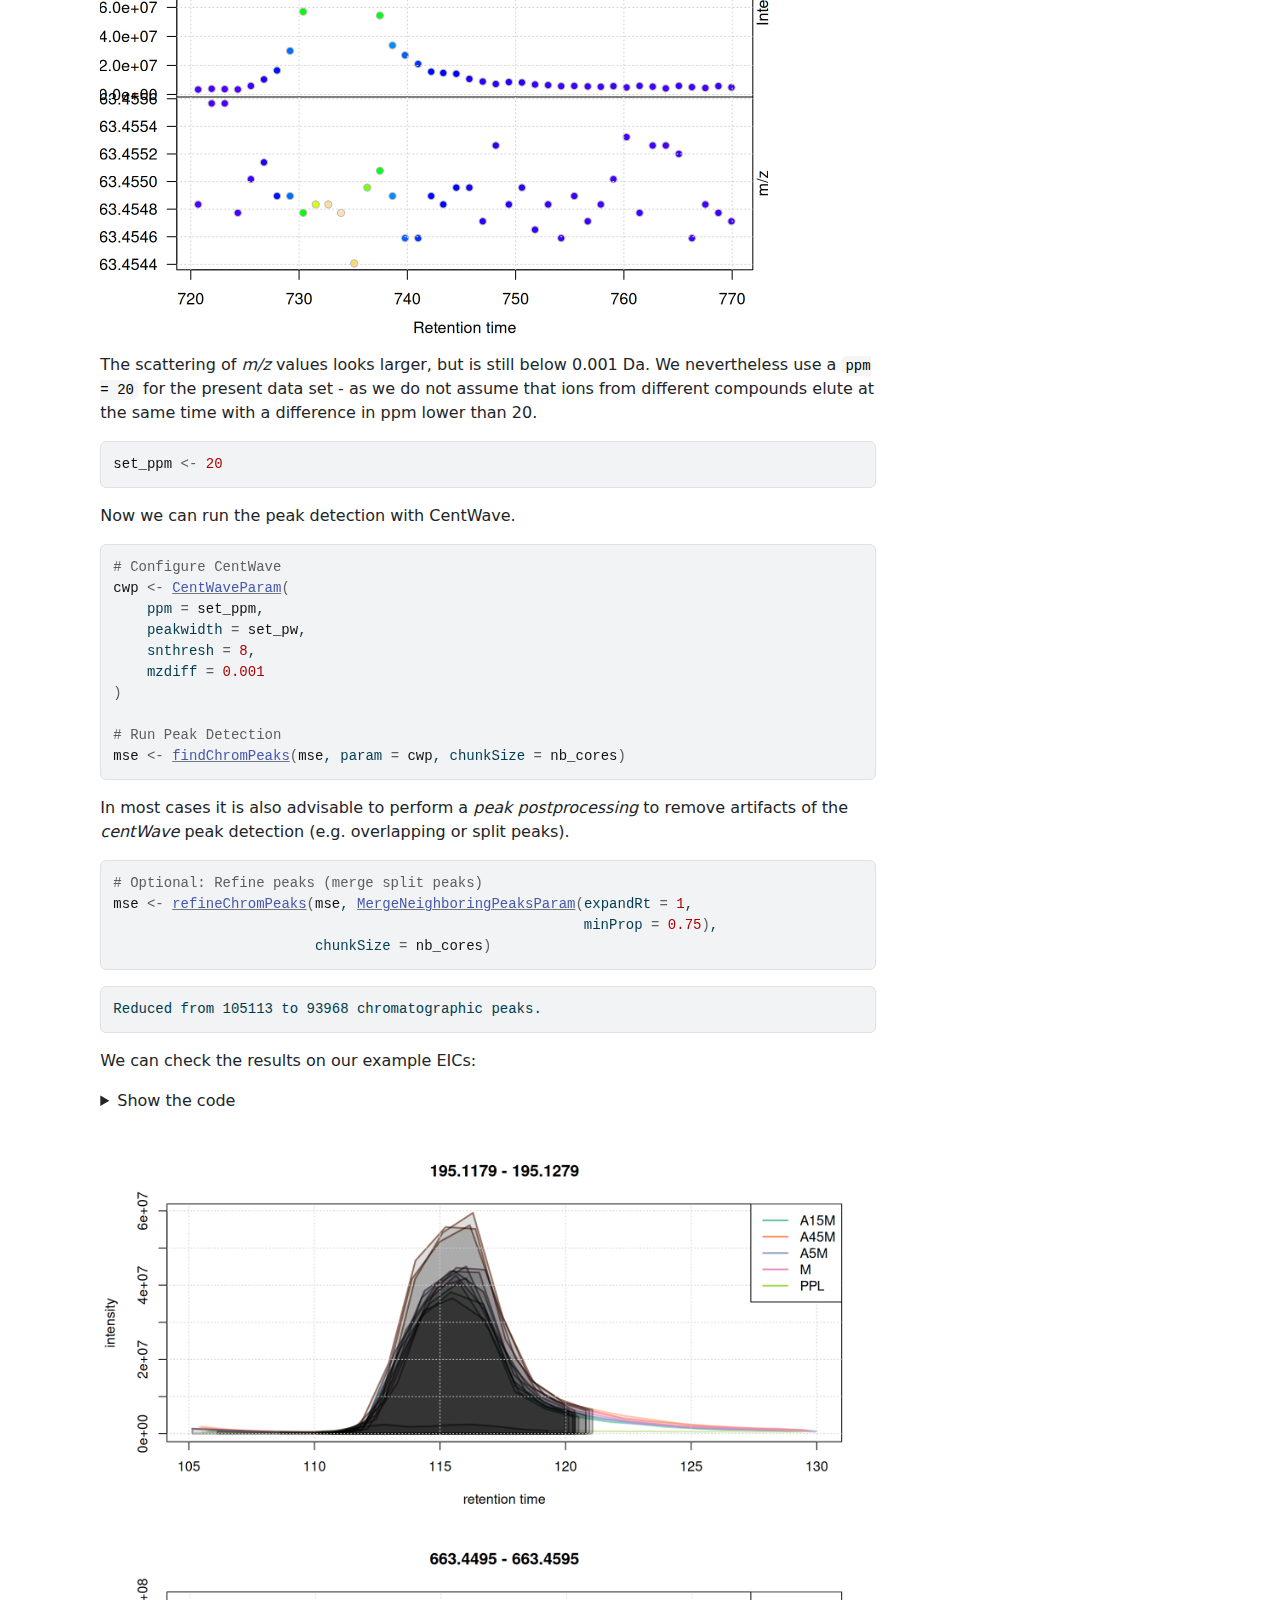
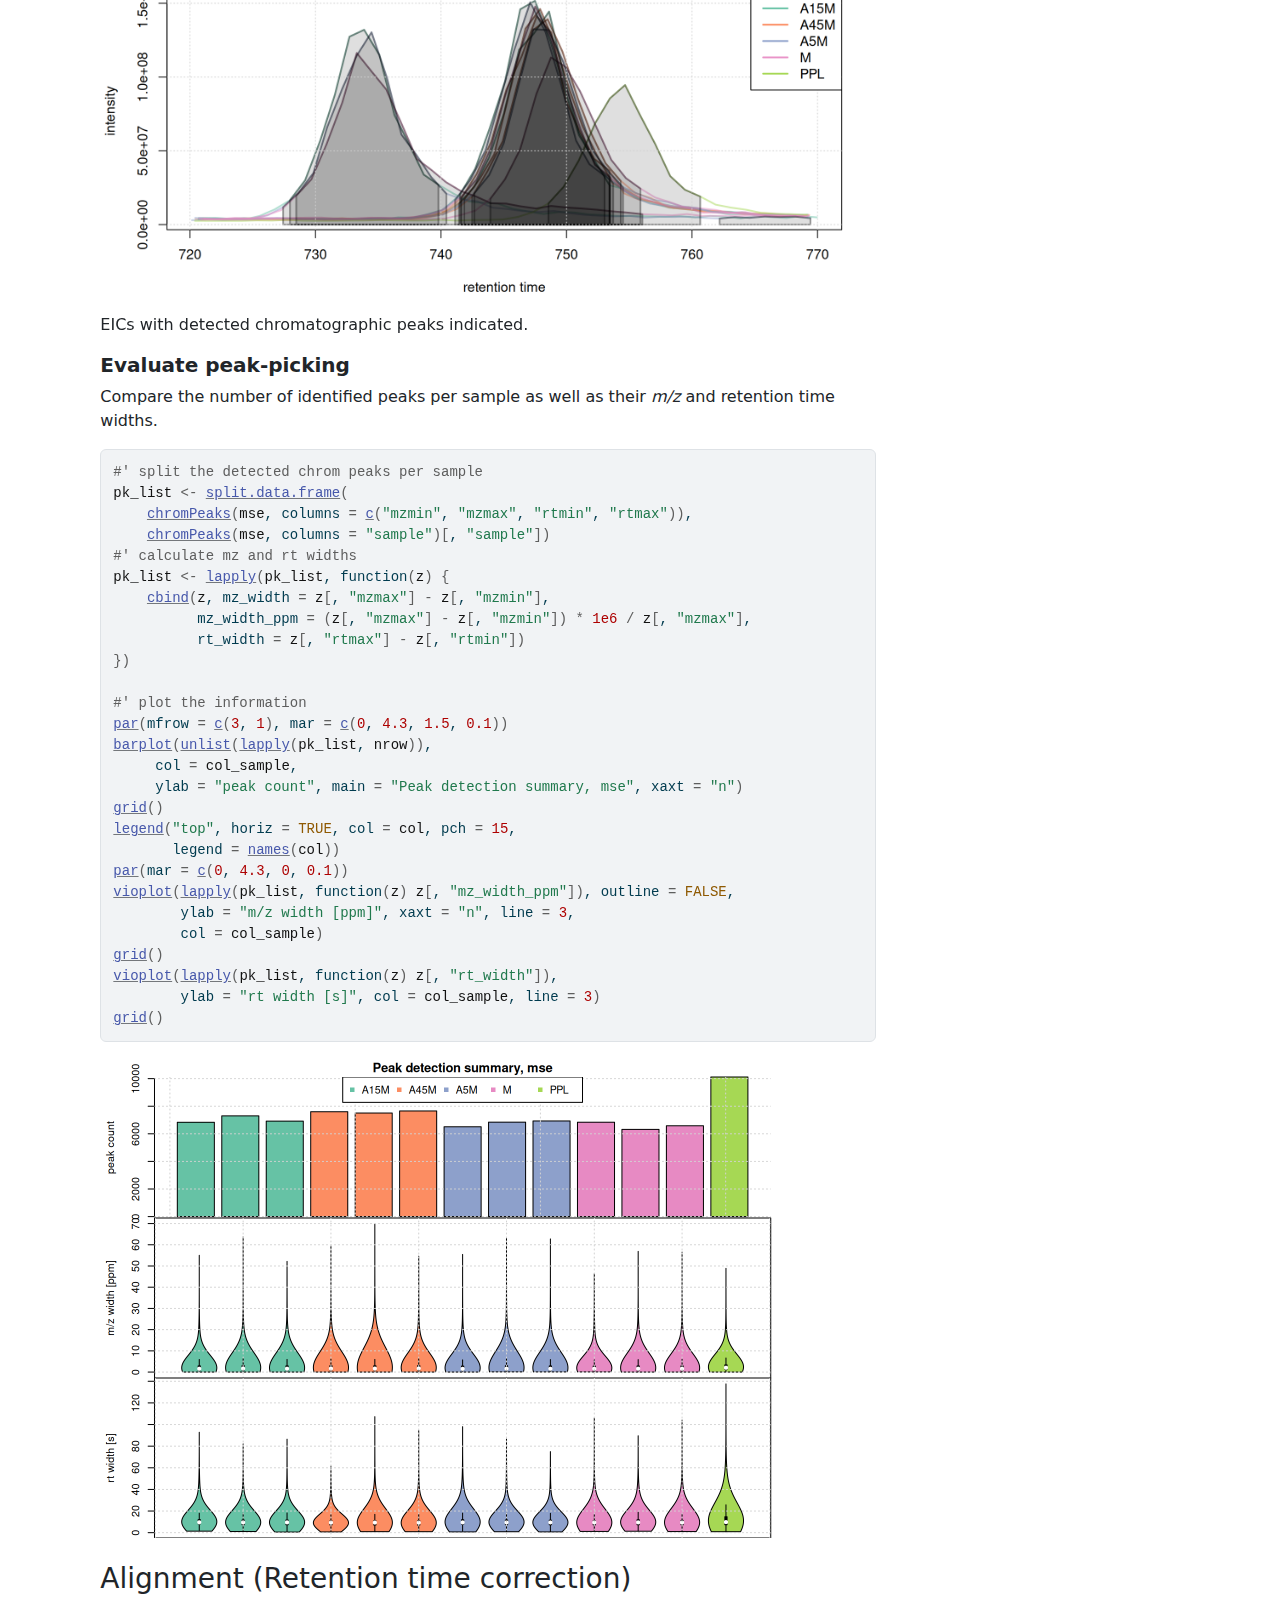
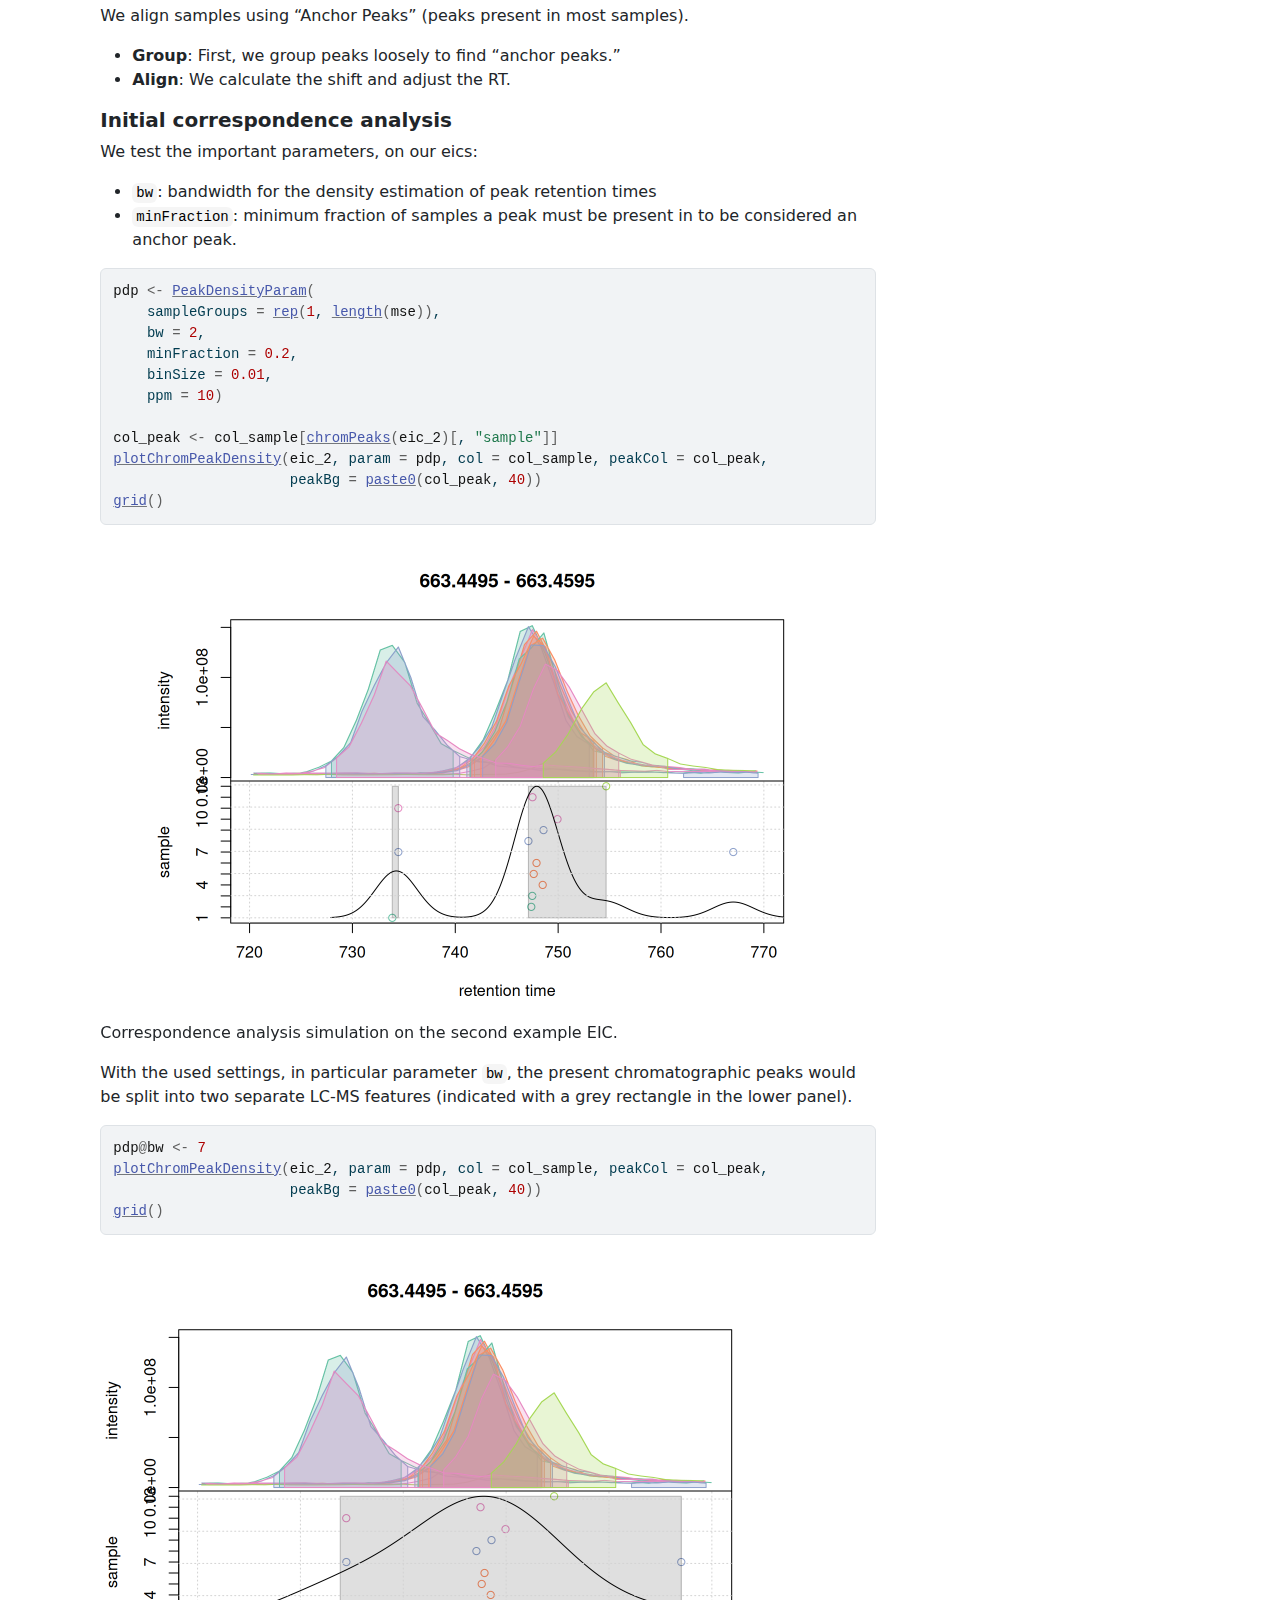
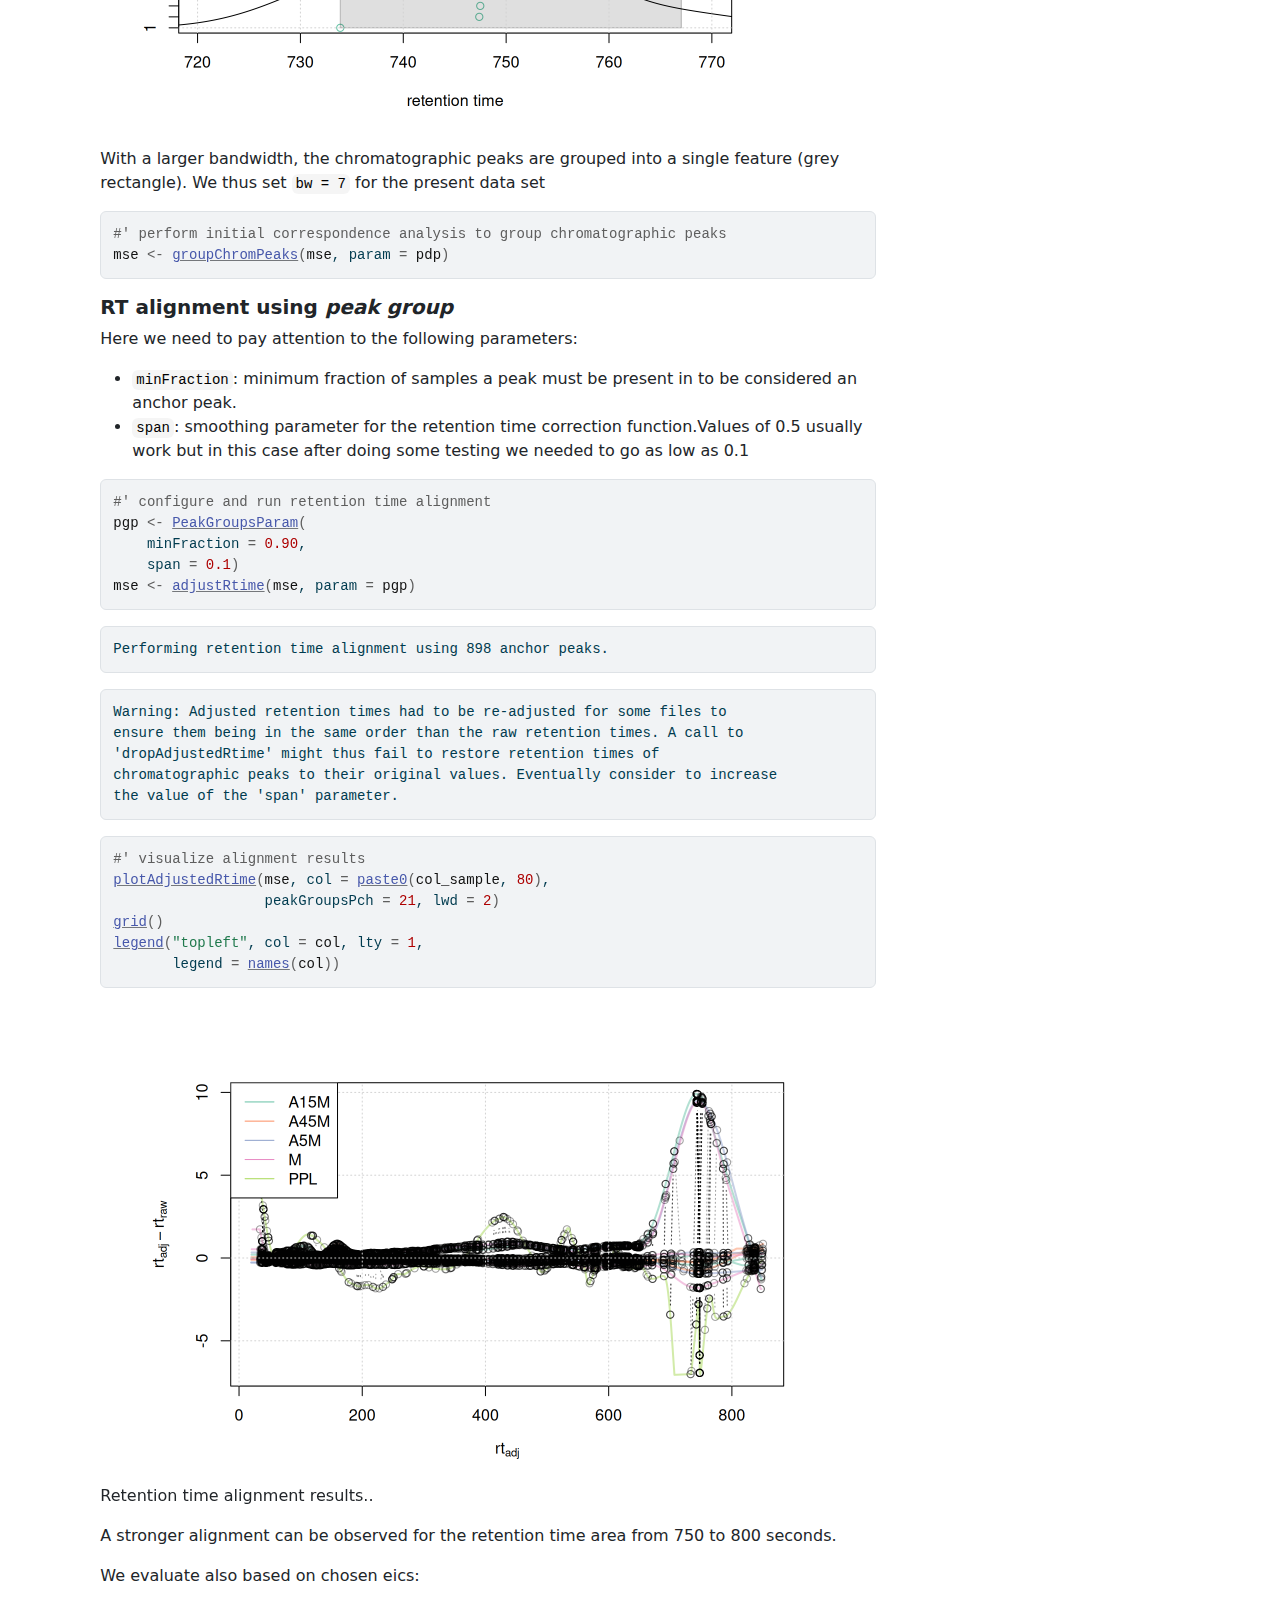
<file: articles/MSV000090156-preprocessing-condensed.html>
<!DOCTYPE html>
<!-- Generated by pkgdown: do not edit by hand --><html lang="en">
<head>
<meta http-equiv="Content-Type" content="text/html; charset=UTF-8">
<meta charset="utf-8">
<meta http-equiv="X-UA-Compatible" content="IE=edge">
<meta name="viewport" content="width=device-width, initial-scale=1, shrink-to-fit=no">
<title>Workshop: xcms preprocessing for GNPS2 • xcms4gnps2</title>
<script src="../lightswitch.js"></script><script src="../deps/jquery-3.6.0/jquery-3.6.0.min.js"></script><meta name="viewport" content="width=device-width, initial-scale=1, shrink-to-fit=no">
<link href="../deps/bootstrap-5.3.1/bootstrap.min.css" rel="stylesheet">
<script src="../deps/bootstrap-5.3.1/bootstrap.bundle.min.js"></script><link href="../deps/font-awesome-6.5.2/css/all.min.css" rel="stylesheet">
<link href="../deps/font-awesome-6.5.2/css/v4-shims.min.css" rel="stylesheet">
<script src="../deps/headroom-0.11.0/headroom.min.js"></script><script src="../deps/headroom-0.11.0/jQuery.headroom.min.js"></script><script src="../deps/bootstrap-toc-1.0.1/bootstrap-toc.min.js"></script><script src="../deps/clipboard.js-2.0.11/clipboard.min.js"></script><script src="../deps/search-1.0.0/autocomplete.jquery.min.js"></script><script src="../deps/search-1.0.0/fuse.min.js"></script><script src="../deps/search-1.0.0/mark.min.js"></script><script src="MSV000090156-preprocessing-condensed_files/libs/quarto-html/popper.min.js"></script><script src="MSV000090156-preprocessing-condensed_files/libs/quarto-html/tippy.umd.min.js"></script><link href="MSV000090156-preprocessing-condensed_files/libs/quarto-html/tippy.css" rel="stylesheet">
<link href="MSV000090156-preprocessing-condensed_files/libs/quarto-html/light-border.css" rel="stylesheet">
<link href="MSV000090156-preprocessing-condensed_files/libs/pagedtable-1.1/css/pagedtable.css" rel="stylesheet">
<script src="MSV000090156-preprocessing-condensed_files/libs/pagedtable-1.1/js/pagedtable.js"></script><!-- pkgdown --><script src="../pkgdown.js"></script><meta property="og:title" content="Workshop: xcms preprocessing for GNPS2">
</head>
<body>
    <a href="#main" class="visually-hidden-focusable">Skip to contents</a>


    <nav class="navbar navbar-expand-lg fixed-top " aria-label="Site navigation"><div class="container">

    <a class="navbar-brand me-2" href="../index.html">xcms4gnps2</a>

    <small class="nav-text text-muted me-auto" data-bs-toggle="tooltip" data-bs-placement="bottom" title="">1.0.0</small>


    <button class="navbar-toggler" type="button" data-bs-toggle="collapse" data-bs-target="#navbar" aria-controls="navbar" aria-expanded="false" aria-label="Toggle navigation">
      <span class="navbar-toggler-icon"></span>
    </button>

    <div id="navbar" class="collapse navbar-collapse ms-3">
      <ul class="navbar-nav me-auto">
<li class="nav-item"><a class="nav-link" href="../reference/index.html">Reference</a></li>
<li class="active nav-item dropdown">
  <button class="nav-link dropdown-toggle" type="button" id="dropdown-articles" data-bs-toggle="dropdown" aria-expanded="false" aria-haspopup="true">Articles</button>
  <ul class="dropdown-menu" aria-labelledby="dropdown-articles">
<li><a class="dropdown-item" href="../articles/MSV000090156-preprocessing-condensed.html">Workshop: xcms preprocessing for GNPS2</a></li>
    <li><a class="dropdown-item" href="../articles/MSV000090156-preprocessing.html">xcms-based preprocessing of LC-MS/MS data for feature-based molecular networking with GNPS2</a></li>
  </ul>
</li>
<li class="nav-item"><a class="nav-link" href="../news/index.html">Changelog</a></li>
      </ul>
<ul class="navbar-nav">
<li class="nav-item"><form class="form-inline" role="search">
 <input class="form-control" type="search" name="search-input" id="search-input" autocomplete="off" aria-label="Search site" placeholder="Search for" data-search-index="../search.json">
</form></li>
<li class="nav-item"><a class="external-link nav-link" href="https://github.com/jorainer/xcms4gnps2/" aria-label="GitHub"><span class="fa fab fa-github fa-lg"></span></a></li>
<li class="nav-item dropdown">
  <button class="nav-link dropdown-toggle" type="button" id="dropdown-lightswitch" data-bs-toggle="dropdown" aria-expanded="false" aria-haspopup="true" aria-label="Light switch"><span class="fa fa-sun"></span></button>
  <ul class="dropdown-menu dropdown-menu-end" aria-labelledby="dropdown-lightswitch">
<li><button class="dropdown-item" data-bs-theme-value="light"><span class="fa fa-sun"></span> Light</button></li>
    <li><button class="dropdown-item" data-bs-theme-value="dark"><span class="fa fa-moon"></span> Dark</button></li>
    <li><button class="dropdown-item" data-bs-theme-value="auto"><span class="fa fa-adjust"></span> Auto</button></li>
  </ul>
</li>
      </ul>
</div>


  </div>
</nav><div class="container template-quarto">
<div class="row">
  <main id="main" class="col-md-9"><div class="page-header">

      <h1>Workshop: xcms preprocessing for GNPS2</h1>

      <p class="author">Presenter Name</p>


      <small class="dont-index">Source: <a href="https://github.com/jorainer/xcms4gnps2/blob/main/vignettes/MSV000090156-preprocessing-condensed.qmd" class="external-link"><code>vignettes/MSV000090156-preprocessing-condensed.qmd</code></a></small>
      <div class="d-none name"><code></code></div>
    </div>






    <section class="section level2"><h2 id="setup-and-data-import">Setup and Data Import<a class="anchor" aria-label="anchor" href="#setup-and-data-import"></a>
</h2>
<p>We load the <code>xcms</code> ecosystem. <code>Spectra</code> handles the MS data, and <code>MsExperiment</code> manages the experimental design.</p>
<div class="cell">
<div class="sourceCode cell-code" id="cb1"><pre class="downlit sourceCode r">
<code class="sourceCode R"><span><span class="kw"><a href="https://rdrr.io/r/base/library.html" class="external-link">library</a></span><span class="op">(</span><span class="va"><a href="https://github.com/RforMassSpectrometry/MsExperiment" class="external-link">MsExperiment</a></span><span class="op">)</span></span>
<span><span class="kw"><a href="https://rdrr.io/r/base/library.html" class="external-link">library</a></span><span class="op">(</span><span class="va"><a href="https://github.com/RforMassSpectrometry/Spectra" class="external-link">Spectra</a></span><span class="op">)</span></span>
<span><span class="kw"><a href="https://rdrr.io/r/base/library.html" class="external-link">library</a></span><span class="op">(</span><span class="va"><a href="https://github.com/sneumann/xcms" class="external-link">xcms</a></span><span class="op">)</span></span>
<span><span class="kw"><a href="https://rdrr.io/r/base/library.html" class="external-link">library</a></span><span class="op">(</span><span class="va"><a href="https://github.com/RforMassSpectrometry/MsBackendMgf" class="external-link">MsBackendMgf</a></span><span class="op">)</span></span>
<span><span class="kw"><a href="https://rdrr.io/r/base/library.html" class="external-link">library</a></span><span class="op">(</span><span class="va">RColorBrewer</span><span class="op">)</span> </span>
<span><span class="kw"><a href="https://rdrr.io/r/base/library.html" class="external-link">library</a></span><span class="op">(</span><span class="va">pheatmap</span><span class="op">)</span></span>
<span><span class="kw"><a href="https://rdrr.io/r/base/library.html" class="external-link">library</a></span><span class="op">(</span><span class="va"><a href="https://github.com/TomKellyGenetics/vioplot" class="external-link">vioplot</a></span><span class="op">)</span></span>
<span></span>
<span><span class="co"># Parallel processing setup</span></span>
<span><span class="va">nb_cores</span> <span class="op">&lt;-</span> <span class="fl">4</span></span>
<span><span class="fu"><a href="https://rdrr.io/pkg/BiocParallel/man/register.html" class="external-link">register</a></span><span class="op">(</span><span class="fu"><a href="https://rdrr.io/pkg/BiocParallel/man/MulticoreParam-class.html" class="external-link">MulticoreParam</a></span><span class="op">(</span><span class="va">nb_cores</span><span class="op">)</span><span class="op">)</span> <span class="co"># Change to SnowParam(4) if on Windows</span></span></code></pre></div>
</div>
</section><section class="section level2"><h2 id="define-experiment-metadata">Define Experiment Metadata<a class="anchor" aria-label="anchor" href="#define-experiment-metadata"></a>
</h2>
<p>We define the file paths and grouping manually here. In a production pipeline, you would read this from a CSV file.</p>
<div class="cell">
<div class="sourceCode cell-code" id="cb2"><pre class="downlit sourceCode r">
<code class="sourceCode R"><span><span class="co"># Define filenames and metadata</span></span>
<span><span class="va">pd</span> <span class="op">&lt;-</span> <span class="fu"><a href="https://rdrr.io/r/base/data.frame.html" class="external-link">data.frame</a></span><span class="op">(</span></span>
<span>    file_name <span class="op">=</span> <span class="fu"><a href="https://rdrr.io/r/base/c.html" class="external-link">c</a></span><span class="op">(</span><span class="st">"Interlab-LC-MS_Lab2_A15M_Pos_MS2_Rep1.mzML"</span>,</span>
<span>                  <span class="st">"Interlab-LC-MS_Lab2_A15M_Pos_MS2_Rep2.mzML"</span>,</span>
<span>                  <span class="st">"Interlab-LC-MS_Lab2_A15M_Pos_MS2_Rep3.mzML"</span>,</span>
<span>                  <span class="st">"Interlab-LC-MS_Lab2_A45M_Pos_MS2_Rep1.mzML"</span>,</span>
<span>                  <span class="st">"Interlab-LC-MS_Lab2_A45M_Pos_MS2_Rep2.mzML"</span>,</span>
<span>                  <span class="st">"Interlab-LC-MS_Lab2_A45M_Pos_MS2_Rep3.mzML"</span>,</span>
<span>                  <span class="st">"Interlab-LC-MS_Lab2_A5M_Pos_MS2_Rep1.mzML"</span>,</span>
<span>                  <span class="st">"Interlab-LC-MS_Lab2_A5M_Pos_MS2_Rep2.mzML"</span>,</span>
<span>                  <span class="st">"Interlab-LC-MS_Lab2_A5M_Pos_MS2_Rep3.mzML"</span>,</span>
<span>                  <span class="st">"Interlab-LC-MS_Lab2_M_Pos_MS2_Rep1.mzML"</span>,</span>
<span>                  <span class="st">"Interlab-LC-MS_Lab2_M_Pos_MS2_Rep2.mzML"</span>,</span>
<span>                  <span class="st">"Interlab-LC-MS_Lab2_M_Pos_MS2_Rep3.mzML"</span>,</span>
<span>                  <span class="st">"Interlab-LC-MS_Lab2_PPL_Pos_MS2_Rep1.mzML"</span><span class="op">)</span>,</span>
<span>    sample_name <span class="op">=</span> <span class="fu"><a href="https://rdrr.io/r/base/c.html" class="external-link">c</a></span><span class="op">(</span><span class="fu"><a href="https://rdrr.io/r/base/rep.html" class="external-link">rep</a></span><span class="op">(</span><span class="st">"A15M"</span>, <span class="fl">3</span><span class="op">)</span>, <span class="fu"><a href="https://rdrr.io/r/base/rep.html" class="external-link">rep</a></span><span class="op">(</span><span class="st">"A45M"</span>, <span class="fl">3</span><span class="op">)</span>, <span class="fu"><a href="https://rdrr.io/r/base/rep.html" class="external-link">rep</a></span><span class="op">(</span><span class="st">"A5M"</span>, <span class="fl">3</span><span class="op">)</span>,</span>
<span>                    <span class="fu"><a href="https://rdrr.io/r/base/rep.html" class="external-link">rep</a></span><span class="op">(</span><span class="st">"M"</span>, <span class="fl">3</span><span class="op">)</span>, <span class="st">"PPL"</span><span class="op">)</span>,</span>
<span>    sample_desc <span class="op">=</span> <span class="fu"><a href="https://rdrr.io/r/base/c.html" class="external-link">c</a></span><span class="op">(</span><span class="st">"A15M_R1"</span>, <span class="st">"A15M_R2"</span>, <span class="st">"A15M_R3"</span>, <span class="st">"A45M_R1"</span>, <span class="st">"A45M_R2"</span>,</span>
<span>                    <span class="st">"A45M_R3"</span>,</span>
<span>                    <span class="st">"A5M_R1"</span>, <span class="st">"A5M_R2"</span>, <span class="st">"A5M_R3"</span>, <span class="st">"M_R1"</span>, <span class="st">"M_R2"</span>, <span class="st">"M_R3"</span></span>
<span>                    , <span class="st">"PPL_R1"</span><span class="op">)</span>,</span>
<span>    replicate <span class="op">=</span> <span class="fu"><a href="https://rdrr.io/r/base/c.html" class="external-link">c</a></span><span class="op">(</span><span class="fl">1</span>, <span class="fl">2</span>, <span class="fl">3</span>, <span class="fl">1</span>, <span class="fl">2</span>, <span class="fl">3</span>, <span class="fl">1</span>, <span class="fl">2</span>, <span class="fl">3</span>, <span class="fl">1</span>, <span class="fl">2</span>, <span class="fl">3</span>, <span class="fl">1</span><span class="op">)</span></span>
<span><span class="op">)</span></span>
<span></span>
<span><span class="co"># Set path (Adjust this to your local folder!)</span></span>
<span><span class="co"># These files were downloaded from the MassIVE ftp server.</span></span>
<span><span class="va">path</span> <span class="op">&lt;-</span> <span class="fu"><a href="https://rdrr.io/r/base/file.path.html" class="external-link">file.path</a></span><span class="op">(</span><span class="st">"/data"</span>, <span class="st">"massive-ftp.ucsd.edu"</span>, <span class="st">"v04"</span>, <span class="st">"MSV000090156"</span>, </span>
<span>                  <span class="st">"peak"</span>, <span class="st">"mzml"</span>, <span class="st">"POS_MSMS"</span>, <span class="st">"Lab_2"</span><span class="op">)</span></span>
<span></span>
<span><span class="co"># Load data</span></span>
<span><span class="va">mse</span> <span class="op">&lt;-</span> <span class="fu"><a href="https://rdrr.io/pkg/MsExperiment/man/readMsExperiment.html" class="external-link">readMsExperiment</a></span><span class="op">(</span><span class="fu"><a href="https://rdrr.io/r/base/file.path.html" class="external-link">file.path</a></span><span class="op">(</span><span class="va">path</span>, <span class="va">pd</span><span class="op">$</span><span class="va">file_name</span><span class="op">)</span>, sampleData <span class="op">=</span> <span class="va">pd</span><span class="op">)</span></span></code></pre></div>
</div>
</section><section class="section level2"><h2 id="initial-quality-control-and-filtering">Initial quality control and filtering<a class="anchor" aria-label="anchor" href="#initial-quality-control-and-filtering"></a>
</h2>
<p>Before processing, we check the Base Peak Chromatogram (BPC) to ensure chromatography looks good and identify empty time range.</p>
<div class="cell">
<div class="sourceCode cell-code" id="cb3"><pre class="downlit sourceCode r">
<code class="sourceCode R"><span><span class="co"># Define colors for plotting</span></span>
<span><span class="va">col</span> <span class="op">&lt;-</span> <span class="fu"><a href="https://rdrr.io/pkg/RColorBrewer/man/ColorBrewer.html" class="external-link">brewer.pal</a></span><span class="op">(</span><span class="fu"><a href="https://rdrr.io/r/base/length.html" class="external-link">length</a></span><span class="op">(</span><span class="fu"><a href="https://rdrr.io/r/base/unique.html" class="external-link">unique</a></span><span class="op">(</span><span class="va">pd</span><span class="op">$</span><span class="va">sample_name</span><span class="op">)</span><span class="op">)</span>, <span class="st">"Set2"</span><span class="op">)</span></span>
<span><span class="fu"><a href="https://rdrr.io/r/base/names.html" class="external-link">names</a></span><span class="op">(</span><span class="va">col</span><span class="op">)</span> <span class="op">&lt;-</span> <span class="fu"><a href="https://rdrr.io/r/base/unique.html" class="external-link">unique</a></span><span class="op">(</span><span class="va">pd</span><span class="op">$</span><span class="va">sample_name</span><span class="op">)</span></span>
<span><span class="va">col_sample</span> <span class="op">&lt;-</span> <span class="va">col</span><span class="op">[</span><span class="va">pd</span><span class="op">$</span><span class="va">sample_name</span><span class="op">]</span></span>
<span></span>
<span><span class="co"># Plot BPC</span></span>
<span><span class="va">bpc</span> <span class="op">&lt;-</span> <span class="fu"><a href="https://rdrr.io/pkg/ProtGenerics/man/protgenerics.html" class="external-link">chromatogram</a></span><span class="op">(</span><span class="va">mse</span>, aggregationFun <span class="op">=</span> <span class="st">"max"</span><span class="op">)</span></span>
<span><span class="fu"><a href="https://rdrr.io/r/graphics/plot.default.html" class="external-link">plot</a></span><span class="op">(</span><span class="va">bpc</span>, col <span class="op">=</span> <span class="fu"><a href="https://rdrr.io/r/base/paste.html" class="external-link">paste0</a></span><span class="op">(</span><span class="va">col_sample</span>, <span class="fl">80</span><span class="op">)</span>, main <span class="op">=</span> <span class="st">"BPC (Raw)"</span>, lwd <span class="op">=</span> <span class="fl">2</span><span class="op">)</span></span>
<span><span class="fu"><a href="https://rdrr.io/r/graphics/legend.html" class="external-link">legend</a></span><span class="op">(</span><span class="st">"topright"</span>, col <span class="op">=</span> <span class="va">col</span>, legend <span class="op">=</span> <span class="fu"><a href="https://rdrr.io/r/base/names.html" class="external-link">names</a></span><span class="op">(</span><span class="va">col</span><span class="op">)</span>, lty <span class="op">=</span> <span class="fl">1</span>, lwd <span class="op">=</span> <span class="fl">2</span><span class="op">)</span></span></code></pre></div>
<div class="cell-output-display">
<div class="quarto-figure quarto-figure-center">
<figure><p><img src="MSV000090156-preprocessing-condensed_files/figure-html/unnamed-chunk-3-1.png" width="672"></p>
<figcaption>Base Peak Chromatogram (BPC) of all samples before retention time filtering.</figcaption></figure>
</div>
</div>
</div>
<p>The chromatography is empty before 20s and after 850s. We filter the dataset to reduce processing time.</p>
<div class="cell">
<div class="sourceCode cell-code" id="cb4"><pre class="downlit sourceCode r">
<code class="sourceCode R"><span><span class="va">mse</span> <span class="op">&lt;-</span> <span class="fu"><a href="https://rdrr.io/pkg/ProtGenerics/man/filterSpectra.html" class="external-link">filterSpectra</a></span><span class="op">(</span><span class="va">mse</span>, <span class="va">filterRt</span>, <span class="fu"><a href="https://rdrr.io/r/base/c.html" class="external-link">c</a></span><span class="op">(</span><span class="fl">20</span>, <span class="fl">850</span><span class="op">)</span><span class="op">)</span></span></code></pre></div>
</div>
<p>We can check again:</p>
<div class="cell">
<details class="code-fold"><summary>Show the code</summary><div class="sourceCode cell-code" id="cb5"><pre class="downlit sourceCode r">
<code class="sourceCode R"><span><span class="co"># Plot BPC</span></span>
<span><span class="va">bpc</span> <span class="op">&lt;-</span> <span class="fu"><a href="https://rdrr.io/pkg/ProtGenerics/man/protgenerics.html" class="external-link">chromatogram</a></span><span class="op">(</span><span class="va">mse</span>, aggregationFun <span class="op">=</span> <span class="st">"max"</span><span class="op">)</span></span>
<span><span class="fu"><a href="https://rdrr.io/r/graphics/plot.default.html" class="external-link">plot</a></span><span class="op">(</span><span class="va">bpc</span>, col <span class="op">=</span> <span class="fu"><a href="https://rdrr.io/r/base/paste.html" class="external-link">paste0</a></span><span class="op">(</span><span class="va">col_sample</span>, <span class="fl">80</span><span class="op">)</span>, main <span class="op">=</span> <span class="st">"BPC (Raw)"</span>, lwd <span class="op">=</span> <span class="fl">2</span><span class="op">)</span></span>
<span><span class="fu"><a href="https://rdrr.io/r/graphics/legend.html" class="external-link">legend</a></span><span class="op">(</span><span class="st">"topright"</span>, col <span class="op">=</span> <span class="va">col</span>, legend <span class="op">=</span> <span class="fu"><a href="https://rdrr.io/r/base/names.html" class="external-link">names</a></span><span class="op">(</span><span class="va">col</span><span class="op">)</span>, lty <span class="op">=</span> <span class="fl">1</span>, lwd <span class="op">=</span> <span class="fl">2</span><span class="op">)</span></span></code></pre></div>
</details><div class="cell-output-display">
<div class="quarto-figure quarto-figure-center">
<figure><p><img src="MSV000090156-preprocessing-condensed_files/figure-html/unnamed-chunk-5-1.png" width="672"></p>
<figcaption>Base Peak Chromatogram (BPC) of all samples after retention time filtering.</figcaption></figure>
</div>
</div>
</div>
<p>BPC and TIC aggregate data along the <em>m/z</em> dimension per spectrum (retention time) to compare the signal measured along the retention time. To compare the <em>mass</em> or ion content of the individual samples/measurement runs we in addition aggregate data along the retention time, for distinct <em>m/z</em> values.</p>
<div class="cell">
<div class="sourceCode cell-code" id="cb6"><pre class="downlit sourceCode r">
<code class="sourceCode R"><span><span class="co">#' bin mass peaks into into discrete m/z bins of 0.02 Da.</span></span>
<span><span class="va">s_bin</span> <span class="op">&lt;-</span> <span class="fu"><a href="https://rdrr.io/pkg/ProtGenerics/man/protgenerics.html" class="external-link">spectra</a></span><span class="op">(</span><span class="va">mse</span><span class="op">)</span> <span class="op">|&gt;</span></span>
<span>    <span class="fu"><a href="https://rdrr.io/pkg/ProtGenerics/man/protgenerics.html" class="external-link">filterMsLevel</a></span><span class="op">(</span><span class="fl">1L</span><span class="op">)</span> <span class="op">|&gt;</span></span>
<span>    <span class="fu"><a href="https://rdrr.io/pkg/ProtGenerics/man/protgenerics.html" class="external-link">bin</a></span><span class="op">(</span>binSize <span class="op">=</span> <span class="fl">0.02</span><span class="op">)</span></span>
<span></span>
<span><span class="co">#' combine all spectra within the same sample into a single spectrum</span></span>
<span><span class="co">#' reporting the maximum intensity of all mass peaks with the same m/z bin</span></span>
<span><span class="va">bps</span> <span class="op">&lt;-</span> <span class="fu"><a href="https://rdrr.io/pkg/Spectra/man/combineSpectra.html" class="external-link">combineSpectra</a></span><span class="op">(</span><span class="va">s_bin</span>, f <span class="op">=</span> <span class="va">s_bin</span><span class="op">$</span><span class="va">dataOrigin</span>, intensityFun <span class="op">=</span> <span class="va">max</span><span class="op">)</span></span></code></pre></div>
<div class="cell-output cell-output-stderr">
<pre><code>Backend of the input object is read-only, will change that to an 'MsBackendMemory'</code></pre>
</div>
</div>
<p>We have thus a single aggregated mass spectrum per sample. These <em>base peak spectra</em> are plotted below.</p>
<div class="cell">
<div class="sourceCode cell-code" id="cb8"><pre class="downlit sourceCode r">
<code class="sourceCode R"><span><span class="fu"><a href="https://rdrr.io/pkg/Spectra/man/spectra-plotting.html" class="external-link">plotSpectraOverlay</a></span><span class="op">(</span><span class="va">bps</span>, col <span class="op">=</span> <span class="fu"><a href="https://rdrr.io/r/base/paste.html" class="external-link">paste0</a></span><span class="op">(</span><span class="va">col_sample</span>, <span class="fl">40</span><span class="op">)</span>, lwd <span class="op">=</span> <span class="fl">2</span><span class="op">)</span></span>
<span><span class="fu"><a href="https://rdrr.io/r/graphics/grid.html" class="external-link">grid</a></span><span class="op">(</span><span class="op">)</span></span>
<span><span class="fu"><a href="https://rdrr.io/r/graphics/legend.html" class="external-link">legend</a></span><span class="op">(</span><span class="st">"topright"</span>, col <span class="op">=</span> <span class="va">col</span>, legend <span class="op">=</span> <span class="fu"><a href="https://rdrr.io/r/base/names.html" class="external-link">names</a></span><span class="op">(</span><span class="va">col</span><span class="op">)</span>, lty <span class="op">=</span> <span class="fl">1</span><span class="op">)</span></span></code></pre></div>
<div class="cell-output-display">
<div>
<figure><p><img src="MSV000090156-preprocessing-condensed_files/figure-html/unnamed-chunk-7-1.png" width="672"></p>
</figure>
</div>
</div>
</div>
<p>We can also use these aggregated spectra to calculate spectra similarity between the individual samples and cluster them.</p>
<div class="cell">
<div class="sourceCode cell-code" id="cb9"><pre class="downlit sourceCode r">
<code class="sourceCode R"><span><span class="va">sim</span> <span class="op">&lt;-</span> <span class="fu"><a href="https://rdrr.io/pkg/ProtGenerics/man/protgenerics.html" class="external-link">compareSpectra</a></span><span class="op">(</span><span class="va">bps</span><span class="op">)</span></span>
<span><span class="fu"><a href="https://rdrr.io/r/base/colnames.html" class="external-link">rownames</a></span><span class="op">(</span><span class="va">sim</span><span class="op">)</span> <span class="op">&lt;-</span> <span class="fu"><a href="https://rdrr.io/r/base/colnames.html" class="external-link">colnames</a></span><span class="op">(</span><span class="va">sim</span><span class="op">)</span> <span class="op">&lt;-</span> <span class="fu"><a href="https://rdrr.io/pkg/MsExperiment/man/MsExperiment.html" class="external-link">sampleData</a></span><span class="op">(</span><span class="va">mse</span><span class="op">)</span><span class="op">$</span><span class="va">sample_desc</span></span>
<span><span class="fu"><a href="https://rdrr.io/pkg/pheatmap/man/pheatmap.html" class="external-link">pheatmap</a></span><span class="op">(</span><span class="va">sim</span><span class="op">)</span></span></code></pre></div>
<div class="cell-output-display">
<div class="quarto-figure quarto-figure-center">
<figure><p><img src="MSV000090156-preprocessing-condensed_files/figure-html/unnamed-chunk-8-1.png" width="912"></p>
<figcaption>Similarity of <em>base peak spectra</em> of all samples in the experiment.</figcaption></figure>
</div>
</div>
</div>
<p>A15M, A5M and M samples cluster together, separately from the A45M samples while the PPL_R1 sample has a distinct mass peak profile.</p>
</section><section class="section level2"><h2 id="peak-detection-centwave">Peak Detection (CentWave)<a class="anchor" aria-label="anchor" href="#peak-detection-centwave"></a>
</h2>
<p>We use the CentWave algorithm. The key parameters that needs to be adapted to any dataset are:</p>
<ul>
<li>
<code>peakwidth</code>: The range of widths (in seconds) of a chromatographic peak.</li>
<li>
<code>ppm</code>: Defines the maximum allowed deviation in <em>m/z</em> dimension of mass peaks in consecutive spectra considered to represent signal from the same ion.</li>
</ul>
<section class="level2"><h3 id="peak-width-setup">peak-width setup<a class="anchor" aria-label="anchor" href="#peak-width-setup"></a>
</h3>
<p>To define them we need to evaluate the raw data.</p>
<div class="cell">
<div class="sourceCode cell-code" id="cb10"><pre class="downlit sourceCode r">
<code class="sourceCode R"><span><span class="co">#' extract BPC</span></span>
<span><span class="fu"><a href="https://rdrr.io/r/graphics/par.html" class="external-link">par</a></span><span class="op">(</span>mfrow <span class="op">=</span> <span class="fu"><a href="https://rdrr.io/r/base/c.html" class="external-link">c</a></span><span class="op">(</span><span class="fl">2</span>, <span class="fl">1</span><span class="op">)</span><span class="op">)</span></span>
<span><span class="va">bpc</span> <span class="op">&lt;-</span> <span class="fu"><a href="https://rdrr.io/pkg/ProtGenerics/man/protgenerics.html" class="external-link">chromatogram</a></span><span class="op">(</span><span class="va">mse</span>, aggregationFun <span class="op">=</span> <span class="st">"max"</span><span class="op">)</span></span>
<span><span class="fu"><a href="https://rdrr.io/r/graphics/plot.default.html" class="external-link">plot</a></span><span class="op">(</span><span class="va">bpc</span>, col <span class="op">=</span> <span class="fu"><a href="https://rdrr.io/r/base/paste.html" class="external-link">paste0</a></span><span class="op">(</span><span class="va">col_sample</span>, <span class="fl">80</span><span class="op">)</span>, lwd <span class="op">=</span> <span class="fl">2</span><span class="op">)</span></span>
<span><span class="fu"><a href="https://rdrr.io/r/graphics/grid.html" class="external-link">grid</a></span><span class="op">(</span><span class="op">)</span></span>
<span></span>
<span><span class="co">#' identify a retention time region to extract</span></span>
<span><span class="va">rtr_1</span> <span class="op">&lt;-</span> <span class="fu"><a href="https://rdrr.io/r/base/c.html" class="external-link">c</a></span><span class="op">(</span><span class="fl">105</span>, <span class="fl">130</span><span class="op">)</span></span>
<span><span class="fu"><a href="https://rdrr.io/r/graphics/abline.html" class="external-link">abline</a></span><span class="op">(</span>v <span class="op">=</span> <span class="va">rtr_1</span>, lty <span class="op">=</span> <span class="fl">2</span><span class="op">)</span></span>
<span></span>
<span><span class="co">#' identify the m/z with the largest intensity in that region:</span></span>
<span><span class="co">#' - restrict to MS1 data</span></span>
<span><span class="co">#' - filter the MS data by retention time</span></span>
<span><span class="co">#' - extract the MS data as a data.frame</span></span>
<span><span class="va">tmp</span> <span class="op">&lt;-</span> <span class="fu"><a href="https://rdrr.io/pkg/ProtGenerics/man/protgenerics.html" class="external-link">spectra</a></span><span class="op">(</span><span class="va">mse</span><span class="op">)</span> <span class="op">|&gt;</span></span>
<span>    <span class="fu"><a href="https://rdrr.io/pkg/ProtGenerics/man/protgenerics.html" class="external-link">filterMsLevel</a></span><span class="op">(</span><span class="fl">1L</span><span class="op">)</span> <span class="op">|&gt;</span></span>
<span>    <span class="fu"><a href="https://rdrr.io/pkg/ProtGenerics/man/protgenerics.html" class="external-link">filterRt</a></span><span class="op">(</span><span class="va">rtr_1</span><span class="op">)</span> <span class="op">|&gt;</span></span>
<span>    <span class="fu">longForm</span><span class="op">(</span>columns <span class="op">=</span> <span class="fu"><a href="https://rdrr.io/r/base/c.html" class="external-link">c</a></span><span class="op">(</span><span class="st">"mz"</span>, <span class="st">"intensity"</span><span class="op">)</span><span class="op">)</span></span>
<span></span>
<span><span class="co">#' define a m/z range around the m/z with largest intensity</span></span>
<span><span class="va">mzr_1</span> <span class="op">&lt;-</span> <span class="va">tmp</span><span class="op">$</span><span class="va">mz</span><span class="op">[</span><span class="fu"><a href="https://rdrr.io/r/base/which.min.html" class="external-link">which.max</a></span><span class="op">(</span><span class="va">tmp</span><span class="op">$</span><span class="va">intensity</span><span class="op">)</span><span class="op">]</span> <span class="op">+</span> <span class="fu"><a href="https://rdrr.io/r/base/c.html" class="external-link">c</a></span><span class="op">(</span><span class="op">-</span><span class="fl">0.005</span>, <span class="fl">0.005</span><span class="op">)</span></span>
<span></span>
<span><span class="co">#' extract an EIC for that RT and m/z region</span></span>
<span><span class="va">eic_1</span> <span class="op">&lt;-</span> <span class="fu"><a href="https://rdrr.io/pkg/ProtGenerics/man/protgenerics.html" class="external-link">chromatogram</a></span><span class="op">(</span><span class="va">mse</span>, rt <span class="op">=</span> <span class="va">rtr_1</span>, mz <span class="op">=</span> <span class="va">mzr_1</span><span class="op">)</span></span>
<span><span class="fu"><a href="https://rdrr.io/r/graphics/plot.default.html" class="external-link">plot</a></span><span class="op">(</span><span class="va">eic_1</span>, col <span class="op">=</span> <span class="fu"><a href="https://rdrr.io/r/base/paste.html" class="external-link">paste0</a></span><span class="op">(</span><span class="va">col_sample</span>, <span class="fl">80</span><span class="op">)</span>, lwd <span class="op">=</span> <span class="fl">2</span><span class="op">)</span></span>
<span><span class="fu"><a href="https://rdrr.io/r/graphics/grid.html" class="external-link">grid</a></span><span class="op">(</span><span class="op">)</span></span></code></pre></div>
<div class="cell-output-display">
<div class="quarto-figure quarto-figure-center">
<figure><p><img src="MSV000090156-preprocessing-condensed_files/figure-html/unnamed-chunk-9-1.png" width="912"></p>
<figcaption>Definition of an example region for EIC extraction. Upper panel: BPC, dashed vertical lines indicate the selected retention time region. Lower panel: EIC for the <em>m/z</em> region with the largest signal in the retention time window.</figcaption></figure>
</div>
</div>
</div>
<p>The width of this chromatographic peaks is about 8 seconds. We evaluate a second signal at the end of the chromatogram.</p>
<div class="cell">
<div class="sourceCode cell-code" id="cb11"><pre class="downlit sourceCode r">
<code class="sourceCode R"><span><span class="fu"><a href="https://rdrr.io/r/graphics/par.html" class="external-link">par</a></span><span class="op">(</span>mfrow <span class="op">=</span> <span class="fu"><a href="https://rdrr.io/r/base/c.html" class="external-link">c</a></span><span class="op">(</span><span class="fl">2</span>, <span class="fl">1</span><span class="op">)</span><span class="op">)</span></span>
<span><span class="fu"><a href="https://rdrr.io/r/graphics/plot.default.html" class="external-link">plot</a></span><span class="op">(</span><span class="va">bpc</span>, col <span class="op">=</span> <span class="fu"><a href="https://rdrr.io/r/base/paste.html" class="external-link">paste0</a></span><span class="op">(</span><span class="va">col_sample</span>, <span class="fl">80</span><span class="op">)</span>, lwd <span class="op">=</span> <span class="fl">2</span><span class="op">)</span></span>
<span><span class="fu"><a href="https://rdrr.io/r/graphics/grid.html" class="external-link">grid</a></span><span class="op">(</span><span class="op">)</span></span>
<span></span>
<span><span class="co">#' identify a region to extract</span></span>
<span><span class="va">rtr_2</span> <span class="op">&lt;-</span> <span class="fu"><a href="https://rdrr.io/r/base/c.html" class="external-link">c</a></span><span class="op">(</span><span class="fl">720</span>, <span class="fl">770</span><span class="op">)</span></span>
<span><span class="fu"><a href="https://rdrr.io/r/graphics/abline.html" class="external-link">abline</a></span><span class="op">(</span>v <span class="op">=</span> <span class="va">rtr_2</span>, lty <span class="op">=</span> <span class="fl">2</span><span class="op">)</span></span>
<span></span>
<span><span class="co">#' identify the m/z with the largest intensity in that region:</span></span>
<span><span class="co">#' - restrict to MS1 data</span></span>
<span><span class="co">#' - filter the MS data by retention time</span></span>
<span><span class="co">#' - extract the MS data as a data.frame</span></span>
<span><span class="va">tmp</span> <span class="op">&lt;-</span> <span class="fu"><a href="https://rdrr.io/pkg/ProtGenerics/man/protgenerics.html" class="external-link">spectra</a></span><span class="op">(</span><span class="va">mse</span><span class="op">)</span> <span class="op">|&gt;</span></span>
<span>    <span class="fu"><a href="https://rdrr.io/pkg/ProtGenerics/man/protgenerics.html" class="external-link">filterMsLevel</a></span><span class="op">(</span><span class="fl">1L</span><span class="op">)</span> <span class="op">|&gt;</span></span>
<span>    <span class="fu"><a href="https://rdrr.io/pkg/ProtGenerics/man/protgenerics.html" class="external-link">filterRt</a></span><span class="op">(</span><span class="va">rtr_2</span><span class="op">)</span> <span class="op">|&gt;</span></span>
<span>    <span class="fu">longForm</span><span class="op">(</span>columns <span class="op">=</span> <span class="fu"><a href="https://rdrr.io/r/base/c.html" class="external-link">c</a></span><span class="op">(</span><span class="st">"mz"</span>, <span class="st">"intensity"</span><span class="op">)</span><span class="op">)</span></span>
<span></span>
<span><span class="co">#' define a m/z range around the m/z with largest intensity</span></span>
<span><span class="va">mzr_2</span> <span class="op">&lt;-</span> <span class="va">tmp</span><span class="op">$</span><span class="va">mz</span><span class="op">[</span><span class="fu"><a href="https://rdrr.io/r/base/which.min.html" class="external-link">which.max</a></span><span class="op">(</span><span class="va">tmp</span><span class="op">$</span><span class="va">intensity</span><span class="op">)</span><span class="op">]</span> <span class="op">+</span> <span class="fu"><a href="https://rdrr.io/r/base/c.html" class="external-link">c</a></span><span class="op">(</span><span class="op">-</span><span class="fl">0.005</span>, <span class="fl">0.005</span><span class="op">)</span></span>
<span></span>
<span><span class="co">#' extract an EIC for that RT and m/z region</span></span>
<span><span class="va">eic_2</span> <span class="op">&lt;-</span> <span class="fu"><a href="https://rdrr.io/pkg/ProtGenerics/man/protgenerics.html" class="external-link">chromatogram</a></span><span class="op">(</span><span class="va">mse</span>, rt <span class="op">=</span> <span class="va">rtr_2</span>, mz <span class="op">=</span> <span class="va">mzr_2</span><span class="op">)</span></span>
<span><span class="fu"><a href="https://rdrr.io/r/graphics/plot.default.html" class="external-link">plot</a></span><span class="op">(</span><span class="va">eic_2</span>, col <span class="op">=</span> <span class="fu"><a href="https://rdrr.io/r/base/paste.html" class="external-link">paste0</a></span><span class="op">(</span><span class="va">col_sample</span>, <span class="fl">80</span><span class="op">)</span>, lwd <span class="op">=</span> <span class="fl">2</span><span class="op">)</span></span>
<span><span class="fu"><a href="https://rdrr.io/r/graphics/grid.html" class="external-link">grid</a></span><span class="op">(</span><span class="op">)</span></span></code></pre></div>
<div class="cell-output-display">
<div class="quarto-figure quarto-figure-center">
<figure><p><img src="MSV000090156-preprocessing-condensed_files/figure-html/unnamed-chunk-10-1.png" width="912"></p>
<figcaption>Definition of an example region for EIC extraction. Upper panel: BPC, dashed vertical lines indicate the selected retention time region. Lower panel: EIC for the <em>m/z</em> region with the largest signal in the retention time window.</figcaption></figure>
</div>
</div>
</div>
<p>The width of the chromatographic peaks for that <em>m/z</em> slice seem to be around 15 seconds. Also, there seems to be a considerable shift in retention times between the samples.</p>
<p>we set the peak width below:</p>
<div class="cell">
<div class="sourceCode cell-code" id="cb12"><pre class="downlit sourceCode r">
<code class="sourceCode R"><span><span class="va">set_pw</span> <span class="op">&lt;-</span> <span class="fu"><a href="https://rdrr.io/r/base/c.html" class="external-link">c</a></span><span class="op">(</span><span class="fl">5</span>,<span class="fl">20</span><span class="op">)</span> <span class="co"># peakwidth in seconds</span></span></code></pre></div>
</div>
<div class="cell">
<div class="sourceCode cell-code" id="cb13"><pre class="downlit sourceCode r">
<code class="sourceCode R"><span><span class="va">mse</span><span class="op">[</span><span class="fl">1L</span><span class="op">]</span> <span class="op">|&gt;</span></span>
<span>    <span class="fu"><a href="https://rdrr.io/pkg/ProtGenerics/man/filterSpectra.html" class="external-link">filterSpectra</a></span><span class="op">(</span><span class="va">filterMsLevel</span>, <span class="fl">1L</span><span class="op">)</span> <span class="op">|&gt;</span></span>
<span>    <span class="fu"><a href="https://rdrr.io/pkg/ProtGenerics/man/filterSpectra.html" class="external-link">filterSpectra</a></span><span class="op">(</span><span class="va">filterRt</span>, rt <span class="op">=</span> <span class="va">rtr_1</span><span class="op">)</span> <span class="op">|&gt;</span></span>
<span>    <span class="fu"><a href="https://rdrr.io/pkg/ProtGenerics/man/filterSpectra.html" class="external-link">filterSpectra</a></span><span class="op">(</span><span class="va">filterMzRange</span>, mz <span class="op">=</span> <span class="va">mzr_1</span><span class="op">)</span> <span class="op">|&gt;</span></span>
<span>    <span class="fu"><a href="https://rdrr.io/r/graphics/plot.default.html" class="external-link">plot</a></span><span class="op">(</span><span class="op">)</span></span></code></pre></div>
<div class="cell-output-display">
<div>
<figure><p><img src="MSV000090156-preprocessing-condensed_files/figure-html/unnamed-chunk-12-1.png" width="672"></p>
</figure>
</div>
</div>
</div>
</section><section class="level2"><h3 id="ppm-setup">ppm setup<a class="anchor" aria-label="anchor" href="#ppm-setup"></a>
</h3>
<p>The individual mass peaks are shown in the lower panel in the plot above. For the present ion, the <em>m/z</em> values show a very low variance.</p>
<p>We evaluate the signal also for the second <em>m/z</em> - retention time window defined above.</p>
<div class="cell">
<div class="sourceCode cell-code" id="cb14"><pre class="downlit sourceCode r">
<code class="sourceCode R"><span><span class="va">mse</span><span class="op">[</span><span class="fl">1L</span><span class="op">]</span> <span class="op">|&gt;</span></span>
<span>    <span class="fu"><a href="https://rdrr.io/pkg/ProtGenerics/man/filterSpectra.html" class="external-link">filterSpectra</a></span><span class="op">(</span><span class="va">filterMsLevel</span>, <span class="fl">1L</span><span class="op">)</span> <span class="op">|&gt;</span></span>
<span>    <span class="fu"><a href="https://rdrr.io/pkg/ProtGenerics/man/filterSpectra.html" class="external-link">filterSpectra</a></span><span class="op">(</span><span class="va">filterRt</span>, rt <span class="op">=</span> <span class="va">rtr_2</span><span class="op">)</span> <span class="op">|&gt;</span></span>
<span>    <span class="fu"><a href="https://rdrr.io/pkg/ProtGenerics/man/filterSpectra.html" class="external-link">filterSpectra</a></span><span class="op">(</span><span class="va">filterMzRange</span>, mz <span class="op">=</span> <span class="va">mzr_2</span><span class="op">)</span> <span class="op">|&gt;</span></span>
<span>    <span class="fu"><a href="https://rdrr.io/r/graphics/plot.default.html" class="external-link">plot</a></span><span class="op">(</span><span class="op">)</span></span></code></pre></div>
<div class="cell-output-display">
<div>
<figure><p><img src="MSV000090156-preprocessing-condensed_files/figure-html/unnamed-chunk-13-1.png" width="672"></p>
</figure>
</div>
</div>
</div>
<p>The scattering of <em>m/z</em> values looks larger, but is still below 0.001 Da. We nevertheless use a <code>ppm = 20</code> for the present data set - as we do not assume that ions from different compounds elute at the same time with a difference in ppm lower than 20.</p>
<div class="cell">
<div class="sourceCode cell-code" id="cb15"><pre class="downlit sourceCode r">
<code class="sourceCode R"><span><span class="va">set_ppm</span> <span class="op">&lt;-</span> <span class="fl">20</span></span></code></pre></div>
</div>
<p>Now we can run the peak detection with CentWave.</p>
<div class="cell">
<div class="sourceCode cell-code" id="cb16"><pre class="downlit sourceCode r">
<code class="sourceCode R"><span><span class="co"># Configure CentWave</span></span>
<span><span class="va">cwp</span> <span class="op">&lt;-</span> <span class="fu"><a href="https://rdrr.io/pkg/xcms/man/findChromPeaks-centWave.html" class="external-link">CentWaveParam</a></span><span class="op">(</span></span>
<span>    ppm <span class="op">=</span> <span class="va">set_ppm</span>, </span>
<span>    peakwidth <span class="op">=</span> <span class="va">set_pw</span>,</span>
<span>    snthresh <span class="op">=</span> <span class="fl">8</span>, </span>
<span>    mzdiff <span class="op">=</span> <span class="fl">0.001</span></span>
<span><span class="op">)</span></span>
<span></span>
<span><span class="co"># Run Peak Detection</span></span>
<span><span class="va">mse</span> <span class="op">&lt;-</span> <span class="fu"><a href="https://rdrr.io/pkg/xcms/man/findChromPeaks.html" class="external-link">findChromPeaks</a></span><span class="op">(</span><span class="va">mse</span>, param <span class="op">=</span> <span class="va">cwp</span>, chunkSize <span class="op">=</span> <span class="va">nb_cores</span><span class="op">)</span></span></code></pre></div>
</div>
<p>In most cases it is also advisable to perform a <em>peak postprocessing</em> to remove artifacts of the <em>centWave</em> peak detection (e.g. overlapping or split peaks).</p>
<div class="cell">
<div class="sourceCode cell-code" id="cb17"><pre class="downlit sourceCode r">
<code class="sourceCode R"><span><span class="co"># Optional: Refine peaks (merge split peaks)</span></span>
<span><span class="va">mse</span> <span class="op">&lt;-</span> <span class="fu"><a href="https://rdrr.io/pkg/xcms/man/refineChromPeaks.html" class="external-link">refineChromPeaks</a></span><span class="op">(</span><span class="va">mse</span>, <span class="fu"><a href="https://rdrr.io/pkg/xcms/man/refineChromPeaks.html" class="external-link">MergeNeighboringPeaksParam</a></span><span class="op">(</span>expandRt <span class="op">=</span> <span class="fl">1</span>, </span>
<span>                                                        minProp <span class="op">=</span> <span class="fl">0.75</span><span class="op">)</span>,</span>
<span>                        chunkSize <span class="op">=</span> <span class="va">nb_cores</span><span class="op">)</span></span></code></pre></div>
<div class="cell-output cell-output-stderr">
<pre><code>Reduced from 105113 to 93968 chromatographic peaks.</code></pre>
</div>
</div>
<p>We can check the results on our example EICs:</p>
<div class="cell">
<details class="code-fold"><summary>Show the code</summary><div class="sourceCode cell-code" id="cb19"><pre class="downlit sourceCode r">
<code class="sourceCode R"><span><span class="va">eic_1</span> <span class="op">&lt;-</span> <span class="fu"><a href="https://rdrr.io/pkg/ProtGenerics/man/protgenerics.html" class="external-link">chromatogram</a></span><span class="op">(</span><span class="va">mse</span>, rt <span class="op">=</span> <span class="va">rtr_1</span>, mz <span class="op">=</span> <span class="va">mzr_1</span><span class="op">)</span></span>
<span><span class="va">eic_2</span> <span class="op">&lt;-</span> <span class="fu"><a href="https://rdrr.io/pkg/ProtGenerics/man/protgenerics.html" class="external-link">chromatogram</a></span><span class="op">(</span><span class="va">mse</span>, rt <span class="op">=</span> <span class="va">rtr_2</span>, mz <span class="op">=</span> <span class="va">mzr_2</span><span class="op">)</span></span>
<span></span>
<span><span class="fu"><a href="https://rdrr.io/r/graphics/par.html" class="external-link">par</a></span><span class="op">(</span>mfrow <span class="op">=</span> <span class="fu"><a href="https://rdrr.io/r/base/c.html" class="external-link">c</a></span><span class="op">(</span><span class="fl">2</span>, <span class="fl">1</span><span class="op">)</span><span class="op">)</span></span>
<span><span class="fu"><a href="https://rdrr.io/r/graphics/plot.default.html" class="external-link">plot</a></span><span class="op">(</span><span class="va">eic_1</span>, col <span class="op">=</span> <span class="fu"><a href="https://rdrr.io/r/base/paste.html" class="external-link">paste0</a></span><span class="op">(</span><span class="va">col_sample</span>, <span class="fl">80</span><span class="op">)</span>, lwd <span class="op">=</span> <span class="fl">2</span><span class="op">)</span></span>
<span><span class="fu"><a href="https://rdrr.io/r/graphics/grid.html" class="external-link">grid</a></span><span class="op">(</span><span class="op">)</span></span>
<span><span class="fu"><a href="https://rdrr.io/r/graphics/legend.html" class="external-link">legend</a></span><span class="op">(</span><span class="st">"topright"</span>, col <span class="op">=</span> <span class="va">col</span>, legend <span class="op">=</span> <span class="fu"><a href="https://rdrr.io/r/base/names.html" class="external-link">names</a></span><span class="op">(</span><span class="va">col</span><span class="op">)</span>, lty <span class="op">=</span> <span class="fl">1</span>, lwd <span class="op">=</span> <span class="fl">2</span><span class="op">)</span></span>
<span><span class="fu"><a href="https://rdrr.io/r/graphics/plot.default.html" class="external-link">plot</a></span><span class="op">(</span><span class="va">eic_2</span>, col <span class="op">=</span> <span class="fu"><a href="https://rdrr.io/r/base/paste.html" class="external-link">paste0</a></span><span class="op">(</span><span class="va">col_sample</span>, <span class="fl">80</span><span class="op">)</span>, lwd <span class="op">=</span> <span class="fl">2</span><span class="op">)</span></span>
<span><span class="fu"><a href="https://rdrr.io/r/graphics/grid.html" class="external-link">grid</a></span><span class="op">(</span><span class="op">)</span></span>
<span><span class="fu"><a href="https://rdrr.io/r/graphics/legend.html" class="external-link">legend</a></span><span class="op">(</span><span class="st">"topright"</span>, col <span class="op">=</span> <span class="va">col</span>, legend <span class="op">=</span> <span class="fu"><a href="https://rdrr.io/r/base/names.html" class="external-link">names</a></span><span class="op">(</span><span class="va">col</span><span class="op">)</span>, lty <span class="op">=</span> <span class="fl">1</span>, lwd <span class="op">=</span> <span class="fl">2</span><span class="op">)</span></span></code></pre></div>
</details><div class="cell-output-display">
<div class="quarto-figure quarto-figure-center">
<figure><p><img src="MSV000090156-preprocessing-condensed_files/figure-html/unnamed-chunk-17-1.png" width="912"></p>
<figcaption>EICs with detected chromatographic peaks indicated.</figcaption></figure>
</div>
</div>
</div>
</section><section class="level2"><h3 id="evaluate-peak-picking">Evaluate peak-picking<a class="anchor" aria-label="anchor" href="#evaluate-peak-picking"></a>
</h3>
<p>Compare the number of identified peaks per sample as well as their <em>m/z</em> and retention time widths.</p>
<div class="cell">
<div class="sourceCode cell-code" id="cb20"><pre class="downlit sourceCode r">
<code class="sourceCode R"><span><span class="co">#' split the detected chrom peaks per sample</span></span>
<span><span class="va">pk_list</span> <span class="op">&lt;-</span> <span class="fu"><a href="https://rdrr.io/r/base/split.html" class="external-link">split.data.frame</a></span><span class="op">(</span></span>
<span>    <span class="fu"><a href="https://rdrr.io/pkg/xcms/man/XCMSnExp-class.html" class="external-link">chromPeaks</a></span><span class="op">(</span><span class="va">mse</span>, columns <span class="op">=</span> <span class="fu"><a href="https://rdrr.io/r/base/c.html" class="external-link">c</a></span><span class="op">(</span><span class="st">"mzmin"</span>, <span class="st">"mzmax"</span>, <span class="st">"rtmin"</span>, <span class="st">"rtmax"</span><span class="op">)</span><span class="op">)</span>,</span>
<span>    <span class="fu"><a href="https://rdrr.io/pkg/xcms/man/XCMSnExp-class.html" class="external-link">chromPeaks</a></span><span class="op">(</span><span class="va">mse</span>, columns <span class="op">=</span> <span class="st">"sample"</span><span class="op">)</span><span class="op">[</span>, <span class="st">"sample"</span><span class="op">]</span><span class="op">)</span></span>
<span><span class="co">#' calculate mz and rt widths</span></span>
<span><span class="va">pk_list</span> <span class="op">&lt;-</span> <span class="fu"><a href="https://rdrr.io/r/base/lapply.html" class="external-link">lapply</a></span><span class="op">(</span><span class="va">pk_list</span>, <span class="kw">function</span><span class="op">(</span><span class="va">z</span><span class="op">)</span> <span class="op">{</span></span>
<span>    <span class="fu"><a href="https://rdrr.io/r/base/cbind.html" class="external-link">cbind</a></span><span class="op">(</span><span class="va">z</span>, mz_width <span class="op">=</span> <span class="va">z</span><span class="op">[</span>, <span class="st">"mzmax"</span><span class="op">]</span> <span class="op">-</span> <span class="va">z</span><span class="op">[</span>, <span class="st">"mzmin"</span><span class="op">]</span>,</span>
<span>          mz_width_ppm <span class="op">=</span> <span class="op">(</span><span class="va">z</span><span class="op">[</span>, <span class="st">"mzmax"</span><span class="op">]</span> <span class="op">-</span> <span class="va">z</span><span class="op">[</span>, <span class="st">"mzmin"</span><span class="op">]</span><span class="op">)</span> <span class="op">*</span> <span class="fl">1e6</span> <span class="op">/</span> <span class="va">z</span><span class="op">[</span>, <span class="st">"mzmax"</span><span class="op">]</span>,</span>
<span>          rt_width <span class="op">=</span> <span class="va">z</span><span class="op">[</span>, <span class="st">"rtmax"</span><span class="op">]</span> <span class="op">-</span> <span class="va">z</span><span class="op">[</span>, <span class="st">"rtmin"</span><span class="op">]</span><span class="op">)</span></span>
<span><span class="op">}</span><span class="op">)</span></span>
<span></span>
<span><span class="co">#' plot the information</span></span>
<span><span class="fu"><a href="https://rdrr.io/r/graphics/par.html" class="external-link">par</a></span><span class="op">(</span>mfrow <span class="op">=</span> <span class="fu"><a href="https://rdrr.io/r/base/c.html" class="external-link">c</a></span><span class="op">(</span><span class="fl">3</span>, <span class="fl">1</span><span class="op">)</span>, mar <span class="op">=</span> <span class="fu"><a href="https://rdrr.io/r/base/c.html" class="external-link">c</a></span><span class="op">(</span><span class="fl">0</span>, <span class="fl">4.3</span>, <span class="fl">1.5</span>, <span class="fl">0.1</span><span class="op">)</span><span class="op">)</span></span>
<span><span class="fu"><a href="https://rdrr.io/r/graphics/barplot.html" class="external-link">barplot</a></span><span class="op">(</span><span class="fu"><a href="https://rdrr.io/r/base/unlist.html" class="external-link">unlist</a></span><span class="op">(</span><span class="fu"><a href="https://rdrr.io/r/base/lapply.html" class="external-link">lapply</a></span><span class="op">(</span><span class="va">pk_list</span>, <span class="va">nrow</span><span class="op">)</span><span class="op">)</span>,</span>
<span>     col <span class="op">=</span> <span class="va">col_sample</span>,</span>
<span>     ylab <span class="op">=</span> <span class="st">"peak count"</span>, main <span class="op">=</span> <span class="st">"Peak detection summary, mse"</span>, xaxt <span class="op">=</span> <span class="st">"n"</span><span class="op">)</span></span>
<span><span class="fu"><a href="https://rdrr.io/r/graphics/grid.html" class="external-link">grid</a></span><span class="op">(</span><span class="op">)</span></span>
<span><span class="fu"><a href="https://rdrr.io/r/graphics/legend.html" class="external-link">legend</a></span><span class="op">(</span><span class="st">"top"</span>, horiz <span class="op">=</span> <span class="cn">TRUE</span>, col <span class="op">=</span> <span class="va">col</span>, pch <span class="op">=</span> <span class="fl">15</span>,</span>
<span>       legend <span class="op">=</span> <span class="fu"><a href="https://rdrr.io/r/base/names.html" class="external-link">names</a></span><span class="op">(</span><span class="va">col</span><span class="op">)</span><span class="op">)</span></span>
<span><span class="fu"><a href="https://rdrr.io/r/graphics/par.html" class="external-link">par</a></span><span class="op">(</span>mar <span class="op">=</span> <span class="fu"><a href="https://rdrr.io/r/base/c.html" class="external-link">c</a></span><span class="op">(</span><span class="fl">0</span>, <span class="fl">4.3</span>, <span class="fl">0</span>, <span class="fl">0.1</span><span class="op">)</span><span class="op">)</span></span>
<span><span class="fu"><a href="https://rdrr.io/pkg/vioplot/man/vioplot.html" class="external-link">vioplot</a></span><span class="op">(</span><span class="fu"><a href="https://rdrr.io/r/base/lapply.html" class="external-link">lapply</a></span><span class="op">(</span><span class="va">pk_list</span>, <span class="kw">function</span><span class="op">(</span><span class="va">z</span><span class="op">)</span> <span class="va">z</span><span class="op">[</span>, <span class="st">"mz_width_ppm"</span><span class="op">]</span><span class="op">)</span>, outline <span class="op">=</span> <span class="cn">FALSE</span>,</span>
<span>        ylab <span class="op">=</span> <span class="st">"m/z width [ppm]"</span>, xaxt <span class="op">=</span> <span class="st">"n"</span>, line <span class="op">=</span> <span class="fl">3</span>,</span>
<span>        col <span class="op">=</span> <span class="va">col_sample</span><span class="op">)</span></span>
<span><span class="fu"><a href="https://rdrr.io/r/graphics/grid.html" class="external-link">grid</a></span><span class="op">(</span><span class="op">)</span></span>
<span><span class="fu"><a href="https://rdrr.io/pkg/vioplot/man/vioplot.html" class="external-link">vioplot</a></span><span class="op">(</span><span class="fu"><a href="https://rdrr.io/r/base/lapply.html" class="external-link">lapply</a></span><span class="op">(</span><span class="va">pk_list</span>, <span class="kw">function</span><span class="op">(</span><span class="va">z</span><span class="op">)</span> <span class="va">z</span><span class="op">[</span>, <span class="st">"rt_width"</span><span class="op">]</span><span class="op">)</span>,</span>
<span>        ylab <span class="op">=</span> <span class="st">"rt width [s]"</span>, col <span class="op">=</span> <span class="va">col_sample</span>, line <span class="op">=</span> <span class="fl">3</span><span class="op">)</span></span>
<span><span class="fu"><a href="https://rdrr.io/r/graphics/grid.html" class="external-link">grid</a></span><span class="op">(</span><span class="op">)</span></span></code></pre></div>
<div class="cell-output-display">
<div>
<figure><p><img src="MSV000090156-preprocessing-condensed_files/figure-html/unnamed-chunk-18-1.png" width="672"></p>
</figure>
</div>
</div>
</div>
</section></section><section class="section level2"><h2 id="alignment-retention-time-correction">Alignment (Retention time correction)<a class="anchor" aria-label="anchor" href="#alignment-retention-time-correction"></a>
</h2>
<p>We align samples using “Anchor Peaks” (peaks present in most samples).</p>
<ul>
<li>
<strong>Group</strong>: First, we group peaks loosely to find “anchor peaks.”</li>
<li>
<strong>Align</strong>: We calculate the shift and adjust the RT.</li>
</ul>
<section class="level2"><h3 id="initial-correspondence-analysis">Initial correspondence analysis<a class="anchor" aria-label="anchor" href="#initial-correspondence-analysis"></a>
</h3>
<p>We test the important parameters, on our eics:</p>
<ul>
<li>
<code>bw</code>: bandwidth for the density estimation of peak retention times</li>
<li>
<code>minFraction</code>: minimum fraction of samples a peak must be present in to be considered an anchor peak.</li>
</ul>
<div class="cell">
<div class="sourceCode cell-code" id="cb21"><pre class="downlit sourceCode r">
<code class="sourceCode R"><span><span class="va">pdp</span> <span class="op">&lt;-</span> <span class="fu"><a href="https://rdrr.io/pkg/xcms/man/groupChromPeaks.html" class="external-link">PeakDensityParam</a></span><span class="op">(</span></span>
<span>    sampleGroups <span class="op">=</span> <span class="fu"><a href="https://rdrr.io/r/base/rep.html" class="external-link">rep</a></span><span class="op">(</span><span class="fl">1</span>, <span class="fu"><a href="https://rdrr.io/r/base/length.html" class="external-link">length</a></span><span class="op">(</span><span class="va">mse</span><span class="op">)</span><span class="op">)</span>,</span>
<span>    bw <span class="op">=</span> <span class="fl">2</span>,</span>
<span>    minFraction <span class="op">=</span> <span class="fl">0.2</span>,</span>
<span>    binSize <span class="op">=</span> <span class="fl">0.01</span>,</span>
<span>    ppm <span class="op">=</span> <span class="fl">10</span><span class="op">)</span></span>
<span></span>
<span><span class="va">col_peak</span> <span class="op">&lt;-</span> <span class="va">col_sample</span><span class="op">[</span><span class="fu"><a href="https://rdrr.io/pkg/xcms/man/XCMSnExp-class.html" class="external-link">chromPeaks</a></span><span class="op">(</span><span class="va">eic_2</span><span class="op">)</span><span class="op">[</span>, <span class="st">"sample"</span><span class="op">]</span><span class="op">]</span></span>
<span><span class="fu"><a href="https://rdrr.io/pkg/xcms/man/plotChromPeakDensity.html" class="external-link">plotChromPeakDensity</a></span><span class="op">(</span><span class="va">eic_2</span>, param <span class="op">=</span> <span class="va">pdp</span>, col <span class="op">=</span> <span class="va">col_sample</span>, peakCol <span class="op">=</span> <span class="va">col_peak</span>,</span>
<span>                     peakBg <span class="op">=</span> <span class="fu"><a href="https://rdrr.io/r/base/paste.html" class="external-link">paste0</a></span><span class="op">(</span><span class="va">col_peak</span>, <span class="fl">40</span><span class="op">)</span><span class="op">)</span></span>
<span><span class="fu"><a href="https://rdrr.io/r/graphics/grid.html" class="external-link">grid</a></span><span class="op">(</span><span class="op">)</span></span></code></pre></div>
<div class="cell-output-display">
<div class="quarto-figure quarto-figure-center">
<figure><p><img src="MSV000090156-preprocessing-condensed_files/figure-html/unnamed-chunk-19-1.png" width="672"></p>
<figcaption>Correspondence analysis simulation on the second example EIC.</figcaption></figure>
</div>
</div>
</div>
<p>With the used settings, in particular parameter <code>bw</code>, the present chromatographic peaks would be split into two separate LC-MS features (indicated with a grey rectangle in the lower panel).</p>
<div class="cell">
<div class="sourceCode cell-code" id="cb22"><pre class="downlit sourceCode r">
<code class="sourceCode R"><span><span class="va">pdp</span><span class="op">@</span><span class="va">bw</span> <span class="op">&lt;-</span> <span class="fl">7</span></span>
<span><span class="fu"><a href="https://rdrr.io/pkg/xcms/man/plotChromPeakDensity.html" class="external-link">plotChromPeakDensity</a></span><span class="op">(</span><span class="va">eic_2</span>, param <span class="op">=</span> <span class="va">pdp</span>, col <span class="op">=</span> <span class="va">col_sample</span>, peakCol <span class="op">=</span> <span class="va">col_peak</span>,</span>
<span>                     peakBg <span class="op">=</span> <span class="fu"><a href="https://rdrr.io/r/base/paste.html" class="external-link">paste0</a></span><span class="op">(</span><span class="va">col_peak</span>, <span class="fl">40</span><span class="op">)</span><span class="op">)</span></span>
<span><span class="fu"><a href="https://rdrr.io/r/graphics/grid.html" class="external-link">grid</a></span><span class="op">(</span><span class="op">)</span></span></code></pre></div>
<div class="cell-output-display">
<div>
<figure><p><img src="MSV000090156-preprocessing-condensed_files/figure-html/unnamed-chunk-20-1.png" width="672"></p>
</figure>
</div>
</div>
</div>
<p>With a larger bandwidth, the chromatographic peaks are grouped into a single feature (grey rectangle). We thus set <code>bw = 7</code> for the present data set</p>
<div class="cell">
<div class="sourceCode cell-code" id="cb23"><pre class="downlit sourceCode r">
<code class="sourceCode R"><span><span class="co">#' perform initial correspondence analysis to group chromatographic peaks</span></span>
<span><span class="va">mse</span> <span class="op">&lt;-</span> <span class="fu"><a href="https://rdrr.io/pkg/xcms/man/groupChromPeaks.html" class="external-link">groupChromPeaks</a></span><span class="op">(</span><span class="va">mse</span>, param <span class="op">=</span> <span class="va">pdp</span><span class="op">)</span></span></code></pre></div>
</div>
</section><section class="level2"><h3 id="rt-alignment-using-peak-group">RT alignment using <em>peak group</em>
<a class="anchor" aria-label="anchor" href="#rt-alignment-using-peak-group"></a>
</h3>
<p>Here we need to pay attention to the following parameters:</p>
<ul>
<li>
<code>minFraction</code>: minimum fraction of samples a peak must be present in to be considered an anchor peak.</li>
<li>
<code>span</code>: smoothing parameter for the retention time correction function.Values of 0.5 usually work but in this case after doing some testing we needed to go as low as 0.1</li>
</ul>
<div class="cell">
<div class="sourceCode cell-code" id="cb24"><pre class="downlit sourceCode r">
<code class="sourceCode R"><span><span class="co">#' configure and run retention time alignment</span></span>
<span><span class="va">pgp</span> <span class="op">&lt;-</span> <span class="fu"><a href="https://rdrr.io/pkg/xcms/man/adjustRtime.html" class="external-link">PeakGroupsParam</a></span><span class="op">(</span></span>
<span>    minFraction <span class="op">=</span> <span class="fl">0.90</span>,</span>
<span>    span <span class="op">=</span> <span class="fl">0.1</span><span class="op">)</span></span>
<span><span class="va">mse</span> <span class="op">&lt;-</span> <span class="fu"><a href="https://rdrr.io/pkg/xcms/man/adjustRtime.html" class="external-link">adjustRtime</a></span><span class="op">(</span><span class="va">mse</span>, param <span class="op">=</span> <span class="va">pgp</span><span class="op">)</span></span></code></pre></div>
<div class="cell-output cell-output-stderr">
<pre><code>Performing retention time alignment using 898 anchor peaks.</code></pre>
</div>
<div class="cell-output cell-output-stderr">
<pre><code>Warning: Adjusted retention times had to be re-adjusted for some files to
ensure them being in the same order than the raw retention times. A call to
'dropAdjustedRtime' might thus fail to restore retention times of
chromatographic peaks to their original values. Eventually consider to increase
the value of the 'span' parameter.</code></pre>
</div>
</div>
<div class="cell">
<div class="sourceCode cell-code" id="cb27"><pre class="downlit sourceCode r">
<code class="sourceCode R"><span><span class="co">#' visualize alignment results</span></span>
<span><span class="fu"><a href="https://rdrr.io/pkg/xcms/man/plotAdjustedRtime.html" class="external-link">plotAdjustedRtime</a></span><span class="op">(</span><span class="va">mse</span>, col <span class="op">=</span> <span class="fu"><a href="https://rdrr.io/r/base/paste.html" class="external-link">paste0</a></span><span class="op">(</span><span class="va">col_sample</span>, <span class="fl">80</span><span class="op">)</span>,</span>
<span>                  peakGroupsPch <span class="op">=</span> <span class="fl">21</span>, lwd <span class="op">=</span> <span class="fl">2</span><span class="op">)</span></span>
<span><span class="fu"><a href="https://rdrr.io/r/graphics/grid.html" class="external-link">grid</a></span><span class="op">(</span><span class="op">)</span></span>
<span><span class="fu"><a href="https://rdrr.io/r/graphics/legend.html" class="external-link">legend</a></span><span class="op">(</span><span class="st">"topleft"</span>, col <span class="op">=</span> <span class="va">col</span>, lty <span class="op">=</span> <span class="fl">1</span>,</span>
<span>       legend <span class="op">=</span> <span class="fu"><a href="https://rdrr.io/r/base/names.html" class="external-link">names</a></span><span class="op">(</span><span class="va">col</span><span class="op">)</span><span class="op">)</span></span></code></pre></div>
<div class="cell-output-display">
<div class="quarto-figure quarto-figure-center">
<figure><p><img src="MSV000090156-preprocessing-condensed_files/figure-html/unnamed-chunk-23-1.png" width="672"></p>
<figcaption>Retention time alignment results..</figcaption></figure>
</div>
</div>
</div>
<p>A stronger alignment can be observed for the retention time area from 750 to 800 seconds.</p>
<p>We evaluate also based on chosen eics:</p>
<div class="cell">
<div class="sourceCode cell-code" id="cb28"><pre class="downlit sourceCode r">
<code class="sourceCode R"><span><span class="va">eic_1_adj</span> <span class="op">&lt;-</span> <span class="fu"><a href="https://rdrr.io/pkg/ProtGenerics/man/protgenerics.html" class="external-link">chromatogram</a></span><span class="op">(</span><span class="va">mse</span>, rt <span class="op">=</span> <span class="va">rtr_1</span>, mz <span class="op">=</span> <span class="va">mzr_1</span><span class="op">)</span></span></code></pre></div>
<div class="cell-output cell-output-stderr">
<pre><code>Extracting chromatographic data</code></pre>
</div>
<div class="cell-output cell-output-stderr">
<pre><code>Processing chromatographic peaks</code></pre>
</div>
<div class="sourceCode cell-code" id="cb31"><pre class="downlit sourceCode r">
<code class="sourceCode R"><span><span class="fu"><a href="https://rdrr.io/r/graphics/par.html" class="external-link">par</a></span><span class="op">(</span>mfrow <span class="op">=</span> <span class="fu"><a href="https://rdrr.io/r/base/c.html" class="external-link">c</a></span><span class="op">(</span><span class="fl">2</span>, <span class="fl">1</span><span class="op">)</span><span class="op">)</span></span>
<span><span class="co">#' Setting peakType = "none" prevents identified chromatographic peaks to be</span></span>
<span><span class="co">#' indicated in the plot.</span></span>
<span><span class="fu"><a href="https://rdrr.io/r/graphics/plot.default.html" class="external-link">plot</a></span><span class="op">(</span><span class="va">eic_1</span>, col <span class="op">=</span> <span class="fu"><a href="https://rdrr.io/r/base/paste.html" class="external-link">paste0</a></span><span class="op">(</span><span class="va">col_sample</span>, <span class="fl">80</span><span class="op">)</span>, lwd <span class="op">=</span> <span class="fl">2</span>, peakType <span class="op">=</span> <span class="st">"none"</span><span class="op">)</span></span>
<span><span class="fu"><a href="https://rdrr.io/r/graphics/grid.html" class="external-link">grid</a></span><span class="op">(</span><span class="op">)</span></span>
<span><span class="fu"><a href="https://rdrr.io/r/graphics/legend.html" class="external-link">legend</a></span><span class="op">(</span><span class="st">"topright"</span>, col <span class="op">=</span> <span class="va">col</span>, legend <span class="op">=</span> <span class="fu"><a href="https://rdrr.io/r/base/names.html" class="external-link">names</a></span><span class="op">(</span><span class="va">col</span><span class="op">)</span>, lty <span class="op">=</span> <span class="fl">1</span>, lwd <span class="op">=</span> <span class="fl">2</span><span class="op">)</span></span>
<span><span class="fu"><a href="https://rdrr.io/r/graphics/plot.default.html" class="external-link">plot</a></span><span class="op">(</span><span class="va">eic_1_adj</span>, col <span class="op">=</span> <span class="fu"><a href="https://rdrr.io/r/base/paste.html" class="external-link">paste0</a></span><span class="op">(</span><span class="va">col_sample</span>, <span class="fl">80</span><span class="op">)</span>, lwd <span class="op">=</span> <span class="fl">2</span>, peakType <span class="op">=</span> <span class="st">"none"</span><span class="op">)</span></span>
<span><span class="fu"><a href="https://rdrr.io/r/graphics/grid.html" class="external-link">grid</a></span><span class="op">(</span><span class="op">)</span></span></code></pre></div>
<div class="cell-output-display">
<div class="quarto-figure quarto-figure-center">
<figure><p><img src="MSV000090156-preprocessing-condensed_files/figure-html/unnamed-chunk-24-1.png" width="912"></p>
<figcaption>EICs before and after retention time alignment for first example regions.</figcaption></figure>
</div>
</div>
</div>
<div class="cell">
<div class="sourceCode cell-code" id="cb32"><pre class="downlit sourceCode r">
<code class="sourceCode R"><span><span class="va">eic_2_adj</span> <span class="op">&lt;-</span> <span class="fu"><a href="https://rdrr.io/pkg/ProtGenerics/man/protgenerics.html" class="external-link">chromatogram</a></span><span class="op">(</span><span class="va">mse</span>, rt <span class="op">=</span> <span class="va">rtr_2</span>, mz <span class="op">=</span> <span class="va">mzr_2</span><span class="op">)</span></span></code></pre></div>
<div class="cell-output cell-output-stderr">
<pre><code>Extracting chromatographic data</code></pre>
</div>
<div class="cell-output cell-output-stderr">
<pre><code>Processing chromatographic peaks</code></pre>
</div>
<div class="sourceCode cell-code" id="cb35"><pre class="downlit sourceCode r">
<code class="sourceCode R"><span><span class="fu"><a href="https://rdrr.io/r/graphics/par.html" class="external-link">par</a></span><span class="op">(</span>mfrow <span class="op">=</span> <span class="fu"><a href="https://rdrr.io/r/base/c.html" class="external-link">c</a></span><span class="op">(</span><span class="fl">2</span>, <span class="fl">1</span><span class="op">)</span><span class="op">)</span></span>
<span><span class="fu"><a href="https://rdrr.io/r/graphics/plot.default.html" class="external-link">plot</a></span><span class="op">(</span><span class="va">eic_2</span>, col <span class="op">=</span> <span class="fu"><a href="https://rdrr.io/r/base/paste.html" class="external-link">paste0</a></span><span class="op">(</span><span class="va">col_sample</span>, <span class="fl">80</span><span class="op">)</span>, lwd <span class="op">=</span> <span class="fl">2</span>, peakType <span class="op">=</span> <span class="st">"none"</span><span class="op">)</span></span>
<span><span class="fu"><a href="https://rdrr.io/r/graphics/grid.html" class="external-link">grid</a></span><span class="op">(</span><span class="op">)</span></span>
<span><span class="fu"><a href="https://rdrr.io/r/graphics/legend.html" class="external-link">legend</a></span><span class="op">(</span><span class="st">"topright"</span>, col <span class="op">=</span> <span class="va">col</span>, legend <span class="op">=</span> <span class="fu"><a href="https://rdrr.io/r/base/names.html" class="external-link">names</a></span><span class="op">(</span><span class="va">col</span><span class="op">)</span>, lty <span class="op">=</span> <span class="fl">1</span>, lwd <span class="op">=</span> <span class="fl">2</span><span class="op">)</span></span>
<span><span class="fu"><a href="https://rdrr.io/r/graphics/plot.default.html" class="external-link">plot</a></span><span class="op">(</span><span class="va">eic_2_adj</span>, col <span class="op">=</span> <span class="fu"><a href="https://rdrr.io/r/base/paste.html" class="external-link">paste0</a></span><span class="op">(</span><span class="va">col_sample</span>, <span class="fl">80</span><span class="op">)</span>, lwd <span class="op">=</span> <span class="fl">2</span>, peakType <span class="op">=</span> <span class="st">"none"</span><span class="op">)</span></span>
<span><span class="fu"><a href="https://rdrr.io/r/graphics/grid.html" class="external-link">grid</a></span><span class="op">(</span><span class="op">)</span></span></code></pre></div>
<div class="cell-output-display">
<div class="quarto-figure quarto-figure-center">
<figure><p><img src="MSV000090156-preprocessing-condensed_files/figure-html/unnamed-chunk-25-1.png" width="912"></p>
<figcaption>EICs before and after retention time alignment for second example regions.</figcaption></figure>
</div>
</div>
</div>
<p>Note that in most cases it is not necessary that all samples are perfectly aligned. Some variation in retention time can be accounted for in the final correspondence analysis.</p>
</section></section><section class="section level2"><h2 id="feature-definition">Feature Definition<a class="anchor" aria-label="anchor" href="#feature-definition"></a>
</h2>
<p>Now that RT is aligned, we perform the final grouping of peaks into “Features”. We require a feature to be present in at least 67% of replicates within a sample group (i.e., 2 out of 3), this is precised in the <code>sampleGroups</code> parameter. As for now we leave the <code>bw</code> parameter at 7.</p>
<div class="cell">
<div class="sourceCode cell-code" id="cb36"><pre class="downlit sourceCode r">
<code class="sourceCode R"><span><span class="co">#' configure the *peak density* correspondence method</span></span>
<span><span class="va">pdp</span> <span class="op">&lt;-</span> <span class="fu"><a href="https://rdrr.io/pkg/xcms/man/groupChromPeaks.html" class="external-link">PeakDensityParam</a></span><span class="op">(</span></span>
<span>    sampleGroups <span class="op">=</span> <span class="fu"><a href="https://rdrr.io/pkg/MsExperiment/man/MsExperiment.html" class="external-link">sampleData</a></span><span class="op">(</span><span class="va">mse</span><span class="op">)</span><span class="op">$</span><span class="va">sample_name</span>,</span>
<span>    minFraction <span class="op">=</span> <span class="fl">0.67</span>,</span>
<span>    binSize <span class="op">=</span> <span class="fl">0.01</span>,</span>
<span>    ppm <span class="op">=</span> <span class="fl">10</span>,</span>
<span>    bw <span class="op">=</span> <span class="fl">7</span><span class="op">)</span></span></code></pre></div>
</div>
<p>If we now check the problematic second eic again:</p>
<div class="cell">
<div class="sourceCode cell-code" id="cb37"><pre class="downlit sourceCode r">
<code class="sourceCode R"><span><span class="va">col_peak</span> <span class="op">&lt;-</span> <span class="va">col_sample</span><span class="op">[</span><span class="fu"><a href="https://rdrr.io/pkg/xcms/man/XCMSnExp-class.html" class="external-link">chromPeaks</a></span><span class="op">(</span><span class="va">eic_2_adj</span><span class="op">)</span><span class="op">[</span>, <span class="st">"sample"</span><span class="op">]</span><span class="op">]</span></span>
<span><span class="fu"><a href="https://rdrr.io/pkg/xcms/man/plotChromPeakDensity.html" class="external-link">plotChromPeakDensity</a></span><span class="op">(</span><span class="va">eic_2_adj</span>, param <span class="op">=</span> <span class="va">pdp</span>, col <span class="op">=</span> <span class="va">col_sample</span>,</span>
<span>                     peakCol <span class="op">=</span> <span class="va">col_peak</span>, peakBg <span class="op">=</span> <span class="fu"><a href="https://rdrr.io/r/base/paste.html" class="external-link">paste0</a></span><span class="op">(</span><span class="va">col_peak</span>, <span class="fl">40</span><span class="op">)</span><span class="op">)</span></span>
<span><span class="fu"><a href="https://rdrr.io/r/graphics/grid.html" class="external-link">grid</a></span><span class="op">(</span><span class="op">)</span></span></code></pre></div>
<div class="cell-output-display">
<div class="quarto-figure quarto-figure-center">
<figure><p><img src="MSV000090156-preprocessing-condensed_files/figure-html/unnamed-chunk-27-1.png" width="672"></p>
<figcaption>Simulation of correspondence analysis on the second example EIC.</figcaption></figure>
</div>
</div>
</div>
<p>They are nicely grouped into a feature with some side peak included too.</p>
<p>However if we check more complex part of the data:</p>
<div class="cell">
<div class="sourceCode cell-code" id="cb38"><pre class="downlit sourceCode r">
<code class="sourceCode R"><span><span class="va">a</span> <span class="op">&lt;-</span> <span class="fu"><a href="https://rdrr.io/pkg/ProtGenerics/man/protgenerics.html" class="external-link">chromatogram</a></span><span class="op">(</span><span class="va">mse</span>, mz <span class="op">=</span> <span class="va">mzr_1</span>, rt <span class="op">=</span> <span class="fu"><a href="https://rdrr.io/r/base/c.html" class="external-link">c</a></span><span class="op">(</span><span class="fl">30</span>, <span class="fl">150</span><span class="op">)</span><span class="op">)</span></span></code></pre></div>
<div class="cell-output cell-output-stderr">
<pre><code>Extracting chromatographic data</code></pre>
</div>
<div class="cell-output cell-output-stderr">
<pre><code>Processing chromatographic peaks</code></pre>
</div>
<div class="sourceCode cell-code" id="cb41"><pre class="downlit sourceCode r">
<code class="sourceCode R"><span><span class="va">col_peak</span> <span class="op">&lt;-</span> <span class="va">col_sample</span><span class="op">[</span><span class="fu"><a href="https://rdrr.io/pkg/xcms/man/XCMSnExp-class.html" class="external-link">chromPeaks</a></span><span class="op">(</span><span class="va">a</span><span class="op">)</span><span class="op">[</span>, <span class="st">"sample"</span><span class="op">]</span><span class="op">]</span></span>
<span><span class="fu"><a href="https://rdrr.io/pkg/xcms/man/plotChromPeakDensity.html" class="external-link">plotChromPeakDensity</a></span><span class="op">(</span><span class="va">a</span>, param <span class="op">=</span> <span class="va">pdp</span>, col <span class="op">=</span> <span class="va">col_sample</span>,</span>
<span>                     peakCol <span class="op">=</span> <span class="va">col_peak</span>, peakBg <span class="op">=</span> <span class="fu"><a href="https://rdrr.io/r/base/paste.html" class="external-link">paste0</a></span><span class="op">(</span><span class="va">col_peak</span>, <span class="fl">40</span><span class="op">)</span><span class="op">)</span></span>
<span><span class="fu"><a href="https://rdrr.io/r/graphics/grid.html" class="external-link">grid</a></span><span class="op">(</span><span class="op">)</span></span></code></pre></div>
<div class="cell-output-display">
<div class="quarto-figure quarto-figure-center">
<figure><p><img src="MSV000090156-preprocessing-condensed_files/figure-html/unnamed-chunk-28-1.png" width="672"></p>
<figcaption>Simulation of correspondence analysis on an expanded RT window..</figcaption></figure>
</div>
</div>
</div>
<p>We are not separating features properly. Let’s try with a smaller <code>bw</code>:</p>
<div class="cell">
<div class="sourceCode cell-code" id="cb42"><pre class="downlit sourceCode r">
<code class="sourceCode R"><span><span class="va">pdp</span><span class="op">@</span><span class="va">bw</span> <span class="op">&lt;-</span> <span class="fl">3</span></span>
<span><span class="fu"><a href="https://rdrr.io/pkg/xcms/man/plotChromPeakDensity.html" class="external-link">plotChromPeakDensity</a></span><span class="op">(</span><span class="va">a</span>, param <span class="op">=</span> <span class="va">pdp</span>, col <span class="op">=</span> <span class="va">col_sample</span>,</span>
<span>                     peakCol <span class="op">=</span> <span class="va">col_peak</span>, peakBg <span class="op">=</span> <span class="fu"><a href="https://rdrr.io/r/base/paste.html" class="external-link">paste0</a></span><span class="op">(</span><span class="va">col_peak</span>, <span class="fl">40</span><span class="op">)</span><span class="op">)</span></span>
<span><span class="fu"><a href="https://rdrr.io/r/graphics/grid.html" class="external-link">grid</a></span><span class="op">(</span><span class="op">)</span></span></code></pre></div>
<div class="cell-output-display">
<div class="quarto-figure quarto-figure-center">
<figure><p><img src="MSV000090156-preprocessing-condensed_files/figure-html/unnamed-chunk-29-1.png" width="672"></p>
<figcaption>Simulation of correspondence analysis on an expanded RT window with smaller <code>bw</code>.</figcaption></figure>
</div>
</div>
</div>
<p>We now successfully group the signals into distinct features. We thus set <code>bw = 3</code> for the final feature definition.</p>
<div class="cell">
<div class="sourceCode cell-code" id="cb43"><pre class="downlit sourceCode r">
<code class="sourceCode R"><span><span class="co">#' perform correspondence analysis on the full data set</span></span>
<span><span class="va">mse</span> <span class="op">&lt;-</span> <span class="fu"><a href="https://rdrr.io/pkg/xcms/man/groupChromPeaks.html" class="external-link">groupChromPeaks</a></span><span class="op">(</span><span class="va">mse</span>, param <span class="op">=</span> <span class="va">pdp</span><span class="op">)</span></span></code></pre></div>
</div>
<p>Checking results on overall data after processing is important as some algorithms will behave differently on eics and full data.</p>
<div class="cell">
<div class="sourceCode cell-code" id="cb44"><pre class="downlit sourceCode r">
<code class="sourceCode R"><span><span class="va">a</span> <span class="op">&lt;-</span> <span class="fu"><a href="https://rdrr.io/pkg/ProtGenerics/man/protgenerics.html" class="external-link">chromatogram</a></span><span class="op">(</span><span class="va">mse</span>, mz <span class="op">=</span> <span class="va">mzr_1</span>, rt <span class="op">=</span> <span class="fu"><a href="https://rdrr.io/r/base/c.html" class="external-link">c</a></span><span class="op">(</span><span class="fl">30</span>, <span class="fl">150</span><span class="op">)</span><span class="op">)</span></span></code></pre></div>
<div class="cell-output cell-output-stderr">
<pre><code>Extracting chromatographic data</code></pre>
</div>
<div class="cell-output cell-output-stderr">
<pre><code>Processing chromatographic peaks</code></pre>
</div>
<div class="cell-output cell-output-stderr">
<pre><code>Processing features</code></pre>
</div>
<div class="sourceCode cell-code" id="cb48"><pre class="downlit sourceCode r">
<code class="sourceCode R"><span><span class="va">col_peak</span> <span class="op">&lt;-</span> <span class="va">col_sample</span><span class="op">[</span><span class="fu"><a href="https://rdrr.io/pkg/xcms/man/XCMSnExp-class.html" class="external-link">chromPeaks</a></span><span class="op">(</span><span class="va">a</span><span class="op">)</span><span class="op">[</span>, <span class="st">"sample"</span><span class="op">]</span><span class="op">]</span></span>
<span><span class="fu"><a href="https://rdrr.io/pkg/xcms/man/plotChromPeakDensity.html" class="external-link">plotChromPeakDensity</a></span><span class="op">(</span><span class="va">a</span>, col <span class="op">=</span> <span class="va">col_sample</span>, peakCol <span class="op">=</span> <span class="va">col_peak</span>,</span>
<span>                     peakBg <span class="op">=</span> <span class="fu"><a href="https://rdrr.io/r/base/paste.html" class="external-link">paste0</a></span><span class="op">(</span><span class="va">col_peak</span>, <span class="fl">40</span><span class="op">)</span>,</span>
<span>                     simulate <span class="op">=</span> <span class="cn">FALSE</span><span class="op">)</span></span>
<span><span class="fu"><a href="https://rdrr.io/r/graphics/grid.html" class="external-link">grid</a></span><span class="op">(</span><span class="op">)</span></span></code></pre></div>
<div class="cell-output-display">
<div class="quarto-figure quarto-figure-center">
<figure><p><img src="MSV000090156-preprocessing-condensed_files/figure-html/unnamed-chunk-31-1.png" width="672"></p>
<figcaption>Correspondence results for an m/z slice with multiple closely eluting compounds.</figcaption></figure>
</div>
</div>
</div>
<div class="cell">
<div class="sourceCode cell-code" id="cb49"><pre class="downlit sourceCode r">
<code class="sourceCode R"><span><span class="co"># Check feature table size</span></span>
<span><span class="fu"><a href="https://rdrr.io/r/base/cat.html" class="external-link">cat</a></span><span class="op">(</span><span class="st">"Defined Features:"</span>, <span class="fu"><a href="https://rdrr.io/r/base/nrow.html" class="external-link">nrow</a></span><span class="op">(</span><span class="fu"><a href="https://rdrr.io/pkg/xcms/man/XCMSnExp-class.html" class="external-link">featureDefinitions</a></span><span class="op">(</span><span class="va">mse</span><span class="op">)</span><span class="op">)</span><span class="op">)</span></span></code></pre></div>
<div class="cell-output cell-output-stdout">
<pre><code>Defined Features: 14313</code></pre>
</div>
</div>
<p>This large number is mainly explain by the low <code>minFraction</code> parameter we used. which required a chromatographic peak to be detected in only 2 out of the 3 replicates for each individual sample to define, and combine them into, a feature.</p>
</section><section class="section level2"><h2 id="gap-filling">Gap-filling<a class="anchor" aria-label="anchor" href="#gap-filling"></a>
</h2>
<p>We can now extract the abundance estimates of all features with the <code><a href="https://rdrr.io/pkg/xcms/man/XCMSnExp-peak-grouping-results.html" class="external-link">featureValues()</a></code> function.</p>
<div class="cell">
<div class="sourceCode cell-code" id="cb51"><pre class="downlit sourceCode r">
<code class="sourceCode R"><span><span class="va">fvals</span> <span class="op">&lt;-</span> <span class="fu"><a href="https://rdrr.io/pkg/xcms/man/XCMSnExp-peak-grouping-results.html" class="external-link">featureValues</a></span><span class="op">(</span><span class="va">mse</span>, method <span class="op">=</span> <span class="st">"sum"</span><span class="op">)</span></span>
<span><span class="fu"><a href="https://rdrr.io/r/base/colnames.html" class="external-link">colnames</a></span><span class="op">(</span><span class="va">fvals</span><span class="op">)</span> <span class="op">&lt;-</span> <span class="fu"><a href="https://rdrr.io/pkg/MsExperiment/man/MsExperiment.html" class="external-link">sampleData</a></span><span class="op">(</span><span class="va">mse</span><span class="op">)</span><span class="op">$</span><span class="va">sample_desc</span></span>
<span></span>
<span><span class="co">#' determine the number of missing values per sample and plot them</span></span>
<span><span class="va">nas</span> <span class="op">&lt;-</span> <span class="fu"><a href="https://rdrr.io/r/base/apply.html" class="external-link">apply</a></span><span class="op">(</span><span class="va">fvals</span>, MARGIN <span class="op">=</span> <span class="fl">2</span>, <span class="kw">function</span><span class="op">(</span><span class="va">z</span><span class="op">)</span> <span class="fu"><a href="https://rdrr.io/r/base/sum.html" class="external-link">sum</a></span><span class="op">(</span><span class="fu"><a href="https://rdrr.io/r/base/NA.html" class="external-link">is.na</a></span><span class="op">(</span><span class="va">z</span><span class="op">)</span><span class="op">)</span><span class="op">)</span></span>
<span></span>
<span><span class="fu"><a href="https://rdrr.io/r/graphics/barplot.html" class="external-link">barplot</a></span><span class="op">(</span><span class="va">nas</span>, main <span class="op">=</span> <span class="st">"Number of missing values"</span>, col <span class="op">=</span> <span class="va">col_sample</span><span class="op">)</span></span></code></pre></div>
<div class="cell-output-display">
<div class="quarto-figure quarto-figure-center">
<figure><p><img src="MSV000090156-preprocessing-condensed_files/figure-html/unnamed-chunk-33-1.png" width="672"></p>
<figcaption>Number of missing values per sample after feature definition.</figcaption></figure>
</div>
</div>
</div>
<p>For the present data set there are a large number of missing values. A missing value indicates failure to detect a chromatographic peak for the m/z - retention time region of a feature in a sample. This can have multiple reasons:</p>
<ul>
<li>the compound might simply not be present in the sample</li>
<li>the original signal is too noisy, too low in abundance, or does not fit the expected shape for the peak detection algorithm to identify a chromatographic peak.</li>
</ul>
<p>Gap filling will check in samples with a missing value for a feature (i.e., in which no chromatographic peak was detected) and integrate all intensities measured within the m/z - retention time area of the feature.</p>
<div class="cell">
<div class="sourceCode cell-code" id="cb52"><pre class="downlit sourceCode r">
<code class="sourceCode R"><span><span class="co">#' configure and perform gap-filling</span></span>
<span><span class="va">cpap</span> <span class="op">&lt;-</span> <span class="fu"><a href="https://rdrr.io/pkg/xcms/man/fillChromPeaks.html" class="external-link">ChromPeakAreaParam</a></span><span class="op">(</span>minMzWidthPpm <span class="op">=</span> <span class="fl">10</span><span class="op">)</span></span>
<span><span class="va">mse</span> <span class="op">&lt;-</span> <span class="fu"><a href="https://rdrr.io/pkg/xcms/man/fillChromPeaks.html" class="external-link">fillChromPeaks</a></span><span class="op">(</span><span class="va">mse</span>, param <span class="op">=</span> <span class="va">cpap</span>, chunkSize <span class="op">=</span> <span class="va">nb_cores</span><span class="op">)</span></span></code></pre></div>
</div>
<p>We extract the feature values again and determine the number of missing values.</p>
<div class="cell">
<div class="sourceCode cell-code" id="cb53"><pre class="downlit sourceCode r">
<code class="sourceCode R"><span><span class="va">fvals</span> <span class="op">&lt;-</span> <span class="fu"><a href="https://rdrr.io/pkg/xcms/man/XCMSnExp-peak-grouping-results.html" class="external-link">featureValues</a></span><span class="op">(</span><span class="va">mse</span>, method <span class="op">=</span> <span class="st">"sum"</span><span class="op">)</span></span>
<span><span class="fu"><a href="https://rdrr.io/r/base/colnames.html" class="external-link">colnames</a></span><span class="op">(</span><span class="va">fvals</span><span class="op">)</span> <span class="op">&lt;-</span> <span class="fu"><a href="https://rdrr.io/pkg/MsExperiment/man/MsExperiment.html" class="external-link">sampleData</a></span><span class="op">(</span><span class="va">mse</span><span class="op">)</span><span class="op">$</span><span class="va">sample_desc</span></span>
<span></span>
<span><span class="co">#' determine the number of missing values per sample and plot them</span></span>
<span><span class="va">nas</span> <span class="op">&lt;-</span> <span class="fu"><a href="https://rdrr.io/r/base/apply.html" class="external-link">apply</a></span><span class="op">(</span><span class="va">fvals</span>, MARGIN <span class="op">=</span> <span class="fl">2</span>, <span class="kw">function</span><span class="op">(</span><span class="va">z</span><span class="op">)</span> <span class="fu"><a href="https://rdrr.io/r/base/sum.html" class="external-link">sum</a></span><span class="op">(</span><span class="fu"><a href="https://rdrr.io/r/base/NA.html" class="external-link">is.na</a></span><span class="op">(</span><span class="va">z</span><span class="op">)</span><span class="op">)</span><span class="op">)</span></span>
<span><span class="fu"><a href="https://rdrr.io/r/graphics/barplot.html" class="external-link">barplot</a></span><span class="op">(</span><span class="va">nas</span>, main <span class="op">=</span> <span class="st">"Number of missing values (after gap-filling)"</span>,</span>
<span>        col <span class="op">=</span> <span class="va">col_sample</span><span class="op">)</span></span></code></pre></div>
<div class="cell-output-display">
<div class="quarto-figure quarto-figure-center">
<figure><p><img src="MSV000090156-preprocessing-condensed_files/figure-html/unnamed-chunk-35-1.png" width="672"></p>
<figcaption>Number of missing values per sample after gap-filling.</figcaption></figure>
</div>
</div>
</div>
<p>A considerable amount of values could thus be rescued.</p>
</section><section class="section level2"><h2 id="ms2-assignment-export-for-gnps">MS2 Assignment &amp; Export for GNPS<a class="anchor" aria-label="anchor" href="#ms2-assignment-export-for-gnps"></a>
</h2>
<p>We associate MS2 spectra with the features we just defined and create a consensus spectrum for each feature</p>
<div class="cell">
<div class="sourceCode cell-code" id="cb54"><pre class="downlit sourceCode r">
<code class="sourceCode R"><span><span class="co"># 1. Extract MS2 associated with features</span></span>
<span><span class="va">ms2</span> <span class="op">&lt;-</span> <span class="fu"><a href="https://rdrr.io/pkg/xcms/man/featureSpectra.html" class="external-link">featureSpectra</a></span><span class="op">(</span><span class="va">mse</span><span class="op">)</span></span>
<span></span>
<span><span class="co"># 2. Combine into Consensus Spectra</span></span>
<span><span class="co"># Keep peaks present in at least 75% of spectra for that feature</span></span>
<span><span class="va">ms2_cons</span> <span class="op">&lt;-</span> <span class="fu"><a href="https://rdrr.io/pkg/Spectra/man/combineSpectra.html" class="external-link">combineSpectra</a></span><span class="op">(</span><span class="va">ms2</span>, f <span class="op">=</span> <span class="va">ms2</span><span class="op">$</span><span class="va">feature_id</span>, peaks <span class="op">=</span> <span class="st">"intersect"</span>, </span>
<span>                           minProp <span class="op">=</span> <span class="fl">0.75</span>, ppm <span class="op">=</span> <span class="fl">10</span><span class="op">)</span></span></code></pre></div>
<div class="cell-output cell-output-stderr">
<pre><code>Backend of the input object is read-only, will change that to an 'MsBackendMemory'</code></pre>
</div>
<div class="sourceCode cell-code" id="cb56"><pre class="downlit sourceCode r">
<code class="sourceCode R"><span><span class="co"># 3. Clean up (remove spectra with &lt; 2 peaks)</span></span>
<span><span class="va">ms2_cons</span> <span class="op">&lt;-</span> <span class="va">ms2_cons</span><span class="op">[</span><span class="fu"><a href="https://rdrr.io/r/base/lengths.html" class="external-link">lengths</a></span><span class="op">(</span><span class="va">ms2_cons</span><span class="op">)</span> <span class="op">&gt;</span> <span class="fl">1</span><span class="op">]</span></span></code></pre></div>
</div>
<section class="level2"><h3 id="additional-spectra-processing-options">Additional spectra processing options<a class="anchor" aria-label="anchor" href="#additional-spectra-processing-options"></a>
</h3>
<div>
<blockquote>
<p><strong>Note</strong></p>
<p>The <a href="https://bioconductor.org/packages/Spectra" class="external-link"><em>Spectra</em></a> package would provide many additional functions and options to process, scale or clean spectra. As an alternative, through the <a href="https://bioconductor.org/packages/SpectriPy" class="external-link"><em>SpectriPy</em></a> package, it would also be possible to apply Python-based functionality from e.g. the <em>matchms</em> Python library to <code>Spectra</code> objects.</p>
</blockquote>
</div>
<p>At last we visualize the select data (i.e. features with associated MS2 spectra) in the <em>m/z</em> - retention time space.</p>
<div class="cell">
<div class="sourceCode cell-code" id="cb57"><pre class="downlit sourceCode r">
<code class="sourceCode R"><span><span class="co">#' define the feature boundaries</span></span>
<span><span class="va">fa</span> <span class="op">&lt;-</span> <span class="fu"><a href="https://rdrr.io/pkg/xcms/man/XcmsExperiment.html" class="external-link">featureArea</a></span><span class="op">(</span><span class="va">mse</span>, features <span class="op">=</span> <span class="va">ms2_cons</span><span class="op">$</span><span class="va">feature_id</span><span class="op">)</span></span>
<span></span>
<span><span class="co">#' plot feature areas as rectangles</span></span>
<span><span class="fu"><a href="https://rdrr.io/r/graphics/plot.default.html" class="external-link">plot</a></span><span class="op">(</span><span class="cn">NA</span>, <span class="cn">NA</span>, xlim <span class="op">=</span> <span class="fu"><a href="https://rdrr.io/r/base/range.html" class="external-link">range</a></span><span class="op">(</span><span class="va">fa</span><span class="op">[</span>, <span class="fu"><a href="https://rdrr.io/r/base/c.html" class="external-link">c</a></span><span class="op">(</span><span class="st">"rtmin"</span>, <span class="st">"rtmax"</span><span class="op">)</span><span class="op">]</span><span class="op">)</span>,</span>
<span>     ylim <span class="op">=</span> <span class="fu"><a href="https://rdrr.io/r/base/range.html" class="external-link">range</a></span><span class="op">(</span><span class="va">fa</span><span class="op">[</span>, <span class="fu"><a href="https://rdrr.io/r/base/c.html" class="external-link">c</a></span><span class="op">(</span><span class="st">"mzmin"</span>, <span class="st">"mzmax"</span><span class="op">)</span><span class="op">]</span><span class="op">)</span>,</span>
<span>     xlab <span class="op">=</span> <span class="st">"retention time"</span>, ylab <span class="op">=</span> <span class="st">"m/z"</span><span class="op">)</span></span>
<span><span class="fu"><a href="https://rdrr.io/r/graphics/grid.html" class="external-link">grid</a></span><span class="op">(</span><span class="op">)</span></span>
<span><span class="fu"><a href="https://rdrr.io/r/graphics/rect.html" class="external-link">rect</a></span><span class="op">(</span>xleft <span class="op">=</span> <span class="va">fa</span><span class="op">[</span>, <span class="st">"rtmin"</span><span class="op">]</span>, xright <span class="op">=</span> <span class="va">fa</span><span class="op">[</span>, <span class="st">"rtmax"</span><span class="op">]</span>,</span>
<span>     ybottom <span class="op">=</span> <span class="va">fa</span><span class="op">[</span>, <span class="st">"mzmin"</span><span class="op">]</span>, ytop <span class="op">=</span> <span class="va">fa</span><span class="op">[</span>, <span class="st">"mzmax"</span><span class="op">]</span>,</span>
<span>     border <span class="op">=</span> <span class="st">"#00000080"</span><span class="op">)</span></span>
<span><span class="co">#' add precursor m/z and retention times of MS2</span></span>
<span><span class="fu"><a href="https://rdrr.io/r/graphics/points.html" class="external-link">points</a></span><span class="op">(</span><span class="va">ms2_cons</span><span class="op">$</span><span class="va">rtime</span>, <span class="va">ms2_cons</span><span class="op">$</span><span class="va">precursorMz</span>,</span>
<span>       cex <span class="op">=</span> <span class="fl">0.5</span>, col <span class="op">=</span> <span class="st">"#0000ff40"</span><span class="op">)</span></span></code></pre></div>
<div class="cell-output-display">
<div class="quarto-figure quarto-figure-center">
<figure><p><img src="MSV000090156-preprocessing-condensed_files/figure-html/unnamed-chunk-37-1.png" width="912"></p>
<figcaption>Feature areas (grey rectangles) and associated MS2 spectra (blue points) in the retention time - <em>m/z</em> space.</figcaption></figure>
</div>
</div>
</div>
<p>Finally, we export the two files required for GNPS FBMN.</p>
<div class="cell">
<div class="sourceCode cell-code" id="cb58"><pre class="downlit sourceCode r">
<code class="sourceCode R"><span><span class="co"># EXPORT 1: Feature Table (Quantification)</span></span>
<span><span class="va">fvals</span> <span class="op">&lt;-</span> <span class="fu"><a href="https://rdrr.io/pkg/xcms/man/XCMSnExp-peak-grouping-results.html" class="external-link">featureValues</a></span><span class="op">(</span><span class="va">mse</span>, method <span class="op">=</span> <span class="st">"sum"</span><span class="op">)</span></span>
<span><span class="fu"><a href="https://rdrr.io/r/base/colnames.html" class="external-link">colnames</a></span><span class="op">(</span><span class="va">fvals</span><span class="op">)</span> <span class="op">&lt;-</span> <span class="fu"><a href="https://rdrr.io/pkg/MsExperiment/man/MsExperiment.html" class="external-link">sampleData</a></span><span class="op">(</span><span class="va">mse</span><span class="op">)</span><span class="op">$</span><span class="va">sample_desc</span></span>
<span></span>
<span><span class="co"># Get feature metadata (m/z, RT)</span></span>
<span><span class="va">fdef</span> <span class="op">&lt;-</span> <span class="fu"><a href="https://rdrr.io/pkg/xcms/man/XCMSnExp-class.html" class="external-link">featureDefinitions</a></span><span class="op">(</span><span class="va">mse</span><span class="op">)</span><span class="op">[</span>, <span class="fu"><a href="https://rdrr.io/r/base/c.html" class="external-link">c</a></span><span class="op">(</span><span class="st">"mzmed"</span>, <span class="st">"rtmed"</span><span class="op">)</span><span class="op">]</span></span>
<span><span class="va">fvals_export</span> <span class="op">&lt;-</span> <span class="fu"><a href="https://rdrr.io/r/base/cbind.html" class="external-link">cbind</a></span><span class="op">(</span>Row.names <span class="op">=</span> <span class="fu"><a href="https://rdrr.io/r/base/colnames.html" class="external-link">rownames</a></span><span class="op">(</span><span class="va">fdef</span><span class="op">)</span>, <span class="va">fdef</span>, <span class="va">fvals</span><span class="op">)</span></span>
<span></span>
<span><span class="co"># Filter to only features that actually have MS2 spectra</span></span>
<span><span class="va">fvals_export</span> <span class="op">&lt;-</span> <span class="va">fvals_export</span><span class="op">[</span><span class="va">ms2_cons</span><span class="op">$</span><span class="va">feature_id</span>, <span class="op">]</span></span>
<span></span>
<span><span class="fu"><a href="https://rdrr.io/r/utils/write.table.html" class="external-link">write.table</a></span><span class="op">(</span><span class="va">fvals_export</span>, <span class="st">"xcms_ms2_features.txt"</span>, sep <span class="op">=</span> <span class="st">"\t"</span>, quote <span class="op">=</span> <span class="cn">FALSE</span>,</span>
<span>            row.names <span class="op">=</span> <span class="cn">FALSE</span><span class="op">)</span></span>
<span></span>
<span><span class="co"># EXPORT 2: MGF File (Spectra)</span></span>
<span><span class="co"># Helper function to format for GNPS</span></span>
<span><span class="kw"><a href="https://rdrr.io/r/base/source.html" class="external-link">source</a></span><span class="op">(</span><span class="st">"https://raw.githubusercontent.com/jorainer/xcms-gnps-tools/master/customFunctions.R"</span><span class="op">)</span></span>
<span><span class="va">ms2_cons_gnps</span> <span class="op">&lt;-</span> <span class="fu">formatSpectraForGNPS</span><span class="op">(</span><span class="va">ms2_cons</span><span class="op">)</span></span>
<span></span>
<span><span class="fu"><a href="https://rdrr.io/pkg/Spectra/man/Spectra.html" class="external-link">export</a></span><span class="op">(</span><span class="va">ms2_cons_gnps</span>, backend <span class="op">=</span> <span class="fu"><a href="https://rdrr.io/pkg/MsBackendMgf/man/MsBackendMgf.html" class="external-link">MsBackendMgf</a></span><span class="op">(</span><span class="op">)</span>, file <span class="op">=</span> <span class="st">"xcms_ms2_spectra.mgf"</span><span class="op">)</span></span></code></pre></div>
</div>
<p>These 2 files can now be uploaded to GNPS2 for FBMN analysis.</p>
</section></section><section class="section level2"><h2 id="summary">Summary<a class="anchor" aria-label="anchor" href="#summary"></a>
</h2>
<ul>
<li>R-based data analysis workflows allow data set specific, tailored, analysis of LC-MS data.</li>
<li>The xcms R package for LC-MS data preprocessing is tightly integrated into a broader ecosystem of R packages.</li>
<li>The quarto system would also allow combining R and Python functionality into the same workflow document with the SpectriPy R-package translating between R and Python MS data structures.</li>
</ul></section><section class="section level2"><h2 id="session-information">Session information<a class="anchor" aria-label="anchor" href="#session-information"></a>
</h2>
<div class="cell">
<div class="sourceCode cell-code" id="cb59"><pre class="downlit sourceCode r">
<code class="sourceCode R"><span><span class="fu"><a href="https://rdrr.io/r/utils/sessionInfo.html" class="external-link">sessionInfo</a></span><span class="op">(</span><span class="op">)</span></span></code></pre></div>
<div class="cell-output cell-output-stdout">
<pre><code>R version 4.5.2 (2025-10-31)
Platform: x86_64-pc-linux-gnu
Running under: Ubuntu 24.04.3 LTS

Matrix products: default
BLAS:   /usr/lib/x86_64-linux-gnu/openblas-pthread/libblas.so.3
LAPACK: /usr/lib/x86_64-linux-gnu/openblas-pthread/libopenblasp-r0.3.26.so;  LAPACK version 3.12.0

locale:
 [1] LC_CTYPE=en_US.UTF-8       LC_NUMERIC=C
 [3] LC_TIME=en_US.UTF-8        LC_COLLATE=en_US.UTF-8
 [5] LC_MONETARY=en_US.UTF-8    LC_MESSAGES=en_US.UTF-8
 [7] LC_PAPER=en_US.UTF-8       LC_NAME=C
 [9] LC_ADDRESS=C               LC_TELEPHONE=C
[11] LC_MEASUREMENT=en_US.UTF-8 LC_IDENTIFICATION=C

time zone: Etc/UTC
tzcode source: system (glibc)

attached base packages:
[1] stats4    stats     graphics  grDevices utils     datasets  methods
[8] base

other attached packages:
 [1] vioplot_0.5.1       zoo_1.8-14          sm_2.2-6.0
 [4] pheatmap_1.0.13     RColorBrewer_1.1-3  MsBackendMgf_1.18.0
 [7] xcms_4.8.0          Spectra_1.20.0      BiocParallel_1.44.0
[10] S4Vectors_0.48.0    BiocGenerics_0.56.0 generics_0.1.4
[13] MsExperiment_1.12.0 ProtGenerics_1.42.0

loaded via a namespace (and not attached):
 [1] DBI_1.2.3                   rlang_1.1.6
 [3] magrittr_2.0.4              clue_0.3-66
 [5] MassSpecWavelet_1.76.0      matrixStats_1.5.0
 [7] compiler_4.5.2              vctrs_0.6.5
 [9] reshape2_1.4.5              stringr_1.6.0
[11] pkgconfig_2.0.3             MetaboCoreUtils_1.18.1
[13] crayon_1.5.3                fastmap_1.2.0
[15] XVector_0.50.0              rmarkdown_2.30
[17] preprocessCore_1.72.0       purrr_1.2.0
[19] xfun_0.54                   MultiAssayExperiment_1.36.1
[21] jsonlite_2.0.0              progress_1.2.3
[23] DelayedArray_0.36.0         parallel_4.5.2
[25] prettyunits_1.2.0           cluster_2.1.8.1
[27] R6_2.6.1                    stringi_1.8.7
[29] limma_3.66.0                GenomicRanges_1.62.0
[31] Rcpp_1.1.0                  Seqinfo_1.0.0
[33] SummarizedExperiment_1.40.0 iterators_1.0.14
[35] knitr_1.50                  IRanges_2.44.0
[37] BiocBaseUtils_1.12.0        Matrix_1.7-4
[39] igraph_2.2.1                tidyselect_1.2.1
[41] abind_1.4-8                 yaml_2.3.11
[43] doParallel_1.0.17           codetools_0.2-20
[45] affy_1.88.0                 lattice_0.22-7
[47] tibble_3.3.0                plyr_1.8.9
[49] Biobase_2.70.0              S7_0.2.1
[51] evaluate_1.0.5              pillar_1.11.1
[53] affyio_1.80.0               BiocManager_1.30.27
[55] MatrixGenerics_1.22.0       foreach_1.5.2
[57] MSnbase_2.36.0              MALDIquant_1.22.3
[59] ncdf4_1.24                  hms_1.1.4
[61] ggplot2_4.0.1               scales_1.4.0
[63] glue_1.8.0                  MsFeatures_1.18.0
[65] lazyeval_0.2.2              tools_4.5.2
[67] mzID_1.48.0                 data.table_1.17.8
[69] QFeatures_1.20.0            vsn_3.78.0
[71] mzR_2.44.0                  fs_1.6.6
[73] XML_3.99-0.20               grid_4.5.2
[75] impute_1.84.0               tidyr_1.3.1
[77] MsCoreUtils_1.22.1          PSMatch_1.14.0
[79] cli_3.6.5                   S4Arrays_1.10.0
[81] dplyr_1.1.4                 AnnotationFilter_1.34.0
[83] pcaMethods_2.2.0            gtable_0.3.6
[85] digest_0.6.39               SparseArray_1.10.3
[87] farver_2.1.2                htmltools_0.5.8.1
[89] lifecycle_1.0.4             statmod_1.5.1
[91] MASS_7.3-65                </code></pre>
</div>
</div>
</section><script id="quarto-html-after-body" type="application/javascript">
  window.document.addEventListener("DOMContentLoaded", function (event) {
      var localhostRegex = new RegExp(/^(?:http|https):\/\/localhost\:?[0-9]*\//);
      var mailtoRegex = new RegExp(/^mailto:/);
        var filterRegex = new RegExp('/' + window.location.host + '/');
      var isInternal = (href) => {
          return filterRegex.test(href) || localhostRegex.test(href) || mailtoRegex.test(href);
      }
      // Inspect non-navigation links and adorn them if external
     var links = window.document.querySelectorAll('a[href]:not(.nav-link):not(.navbar-brand):not(.toc-action):not(.sidebar-link):not(.sidebar-item-toggle):not(.pagination-link):not(.no-external):not([aria-hidden]):not(.dropdown-item):not(.quarto-navigation-tool):not(.about-link)');
      for (var i=0; i<links.length; i++) {
        const link = links[i];
        if (!isInternal(link.href)) {
          // undo the damage that might have been done by quarto-nav.js in the case of
          // links that we want to consider external
          if (link.dataset.originalHref !== undefined) {
            link.href = link.dataset.originalHref;
          }
        }
      }
    function tippyHover(el, contentFn, onTriggerFn, onUntriggerFn) {
      const config = {
        allowHTML: true,
        maxWidth: 500,
        delay: 100,
        arrow: false,
        appendTo: function(el) {
            return el.parentElement;
        },
        interactive: true,
        interactiveBorder: 10,
        theme: 'light-border',
        placement: 'bottom-start',
      };
      if (contentFn) {
        config.content = contentFn;
      }
      if (onTriggerFn) {
        config.onTrigger = onTriggerFn;
      }
      if (onUntriggerFn) {
        config.onUntrigger = onUntriggerFn;
      }
      window.tippy(el, config);
    }
    const findCites = (el) => {
      const parentEl = el.parentElement;
      if (parentEl) {
        const cites = parentEl.dataset.cites;
        if (cites) {
          return {
            el,
            cites: cites.split(' ')
          };
        } else {
          return findCites(el.parentElement)
        }
      } else {
        return undefined;
      }
    };
    var bibliorefs = window.document.querySelectorAll('a[role="doc-biblioref"]');
    for (var i=0; i<bibliorefs.length; i++) {
      const ref = bibliorefs[i];
      const citeInfo = findCites(ref);
      if (citeInfo) {
        tippyHover(citeInfo.el, function() {
          var popup = window.document.createElement('div');
          citeInfo.cites.forEach(function(cite) {
            var citeDiv = window.document.createElement('div');
            citeDiv.classList.add('hanging-indent');
            citeDiv.classList.add('csl-entry');
            var biblioDiv = window.document.getElementById('ref-' + cite);
            if (biblioDiv) {
              citeDiv.innerHTML = biblioDiv.innerHTML;
            }
            popup.appendChild(citeDiv);
          });
          return popup.innerHTML;
        });
      }
    }
  });
  </script></main><aside class="col-md-3"><nav id="toc" aria-label="Table of contents"><h2>On this page</h2>
    </nav></aside>
</div>


    <footer><div class="pkgdown-footer-left">
  <p>Developed by Philippine Louail, Johannes Rainer.</p>
</div>

<div class="pkgdown-footer-right">
  <p>Site built with <a href="https://pkgdown.r-lib.org/" class="external-link">pkgdown</a> 2.2.0.9000.</p>
</div>

    </footer>
</div>





  </body>
</html>
</file>
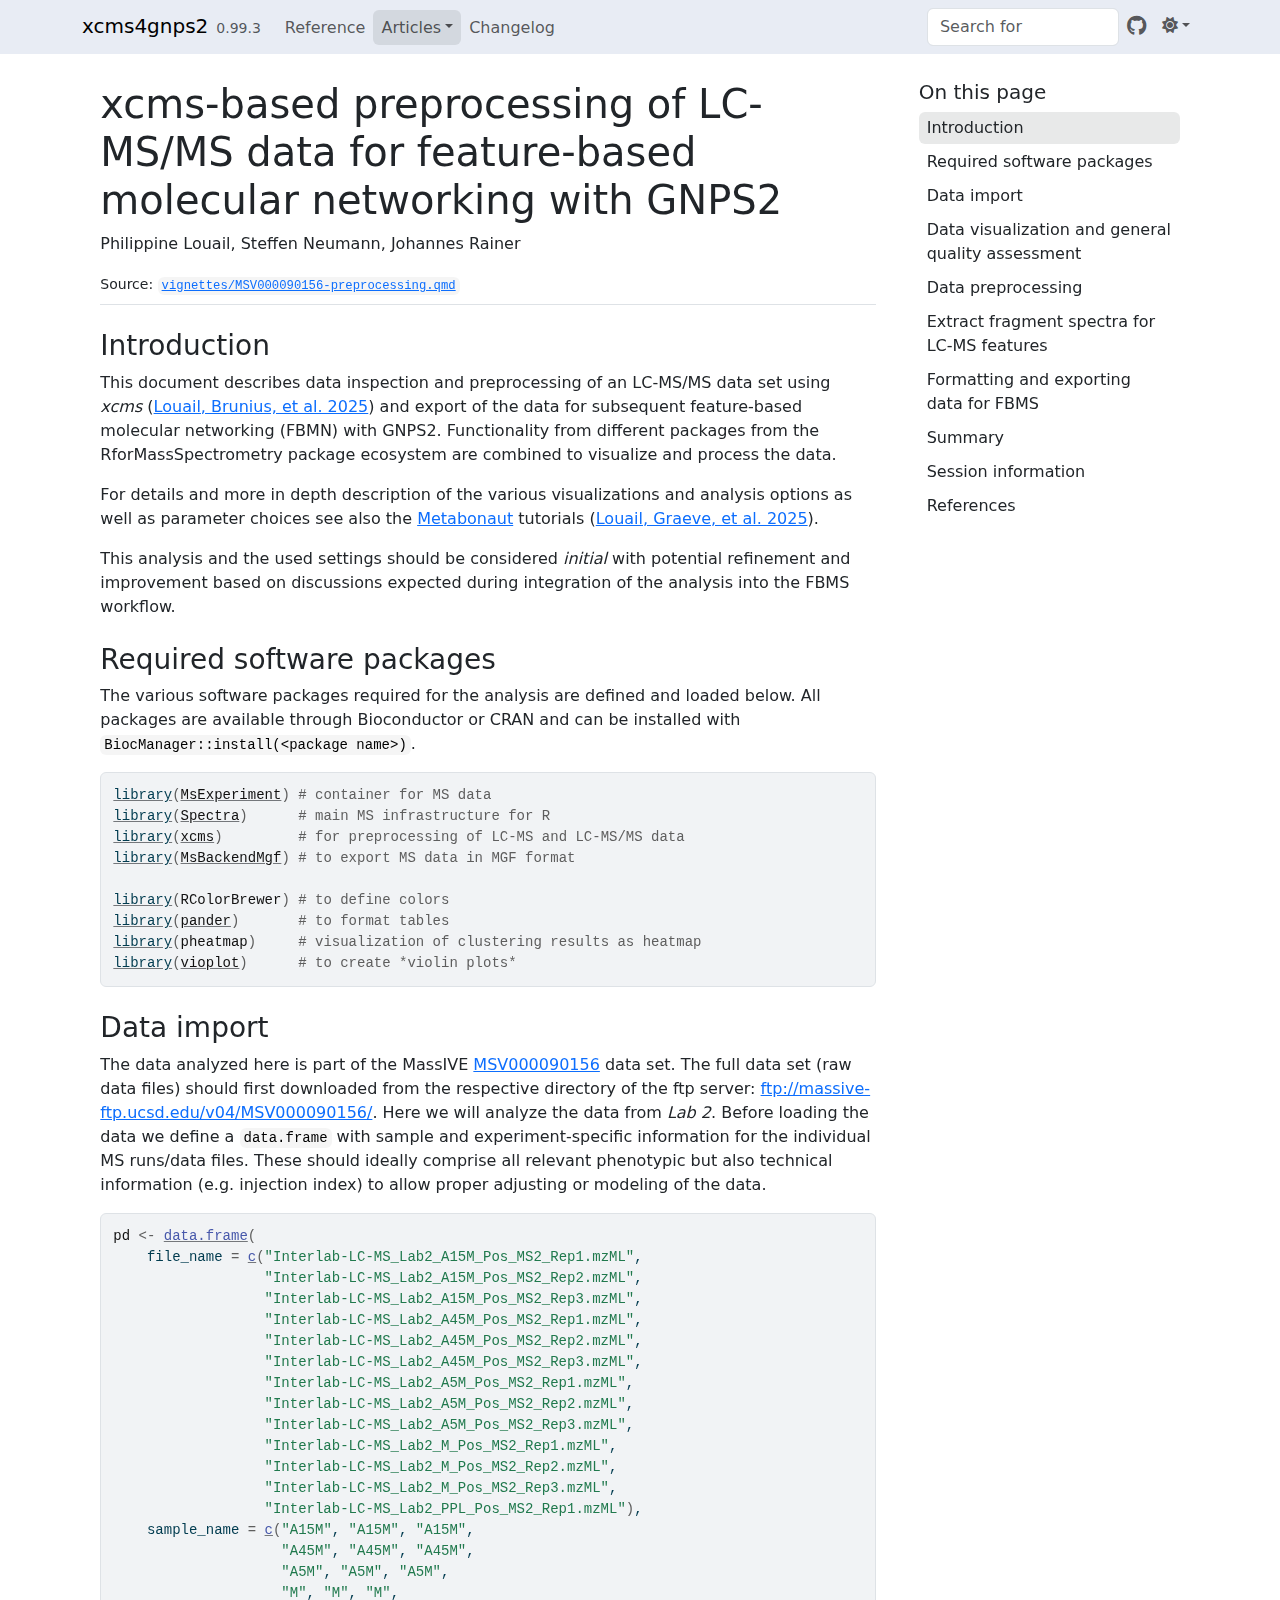
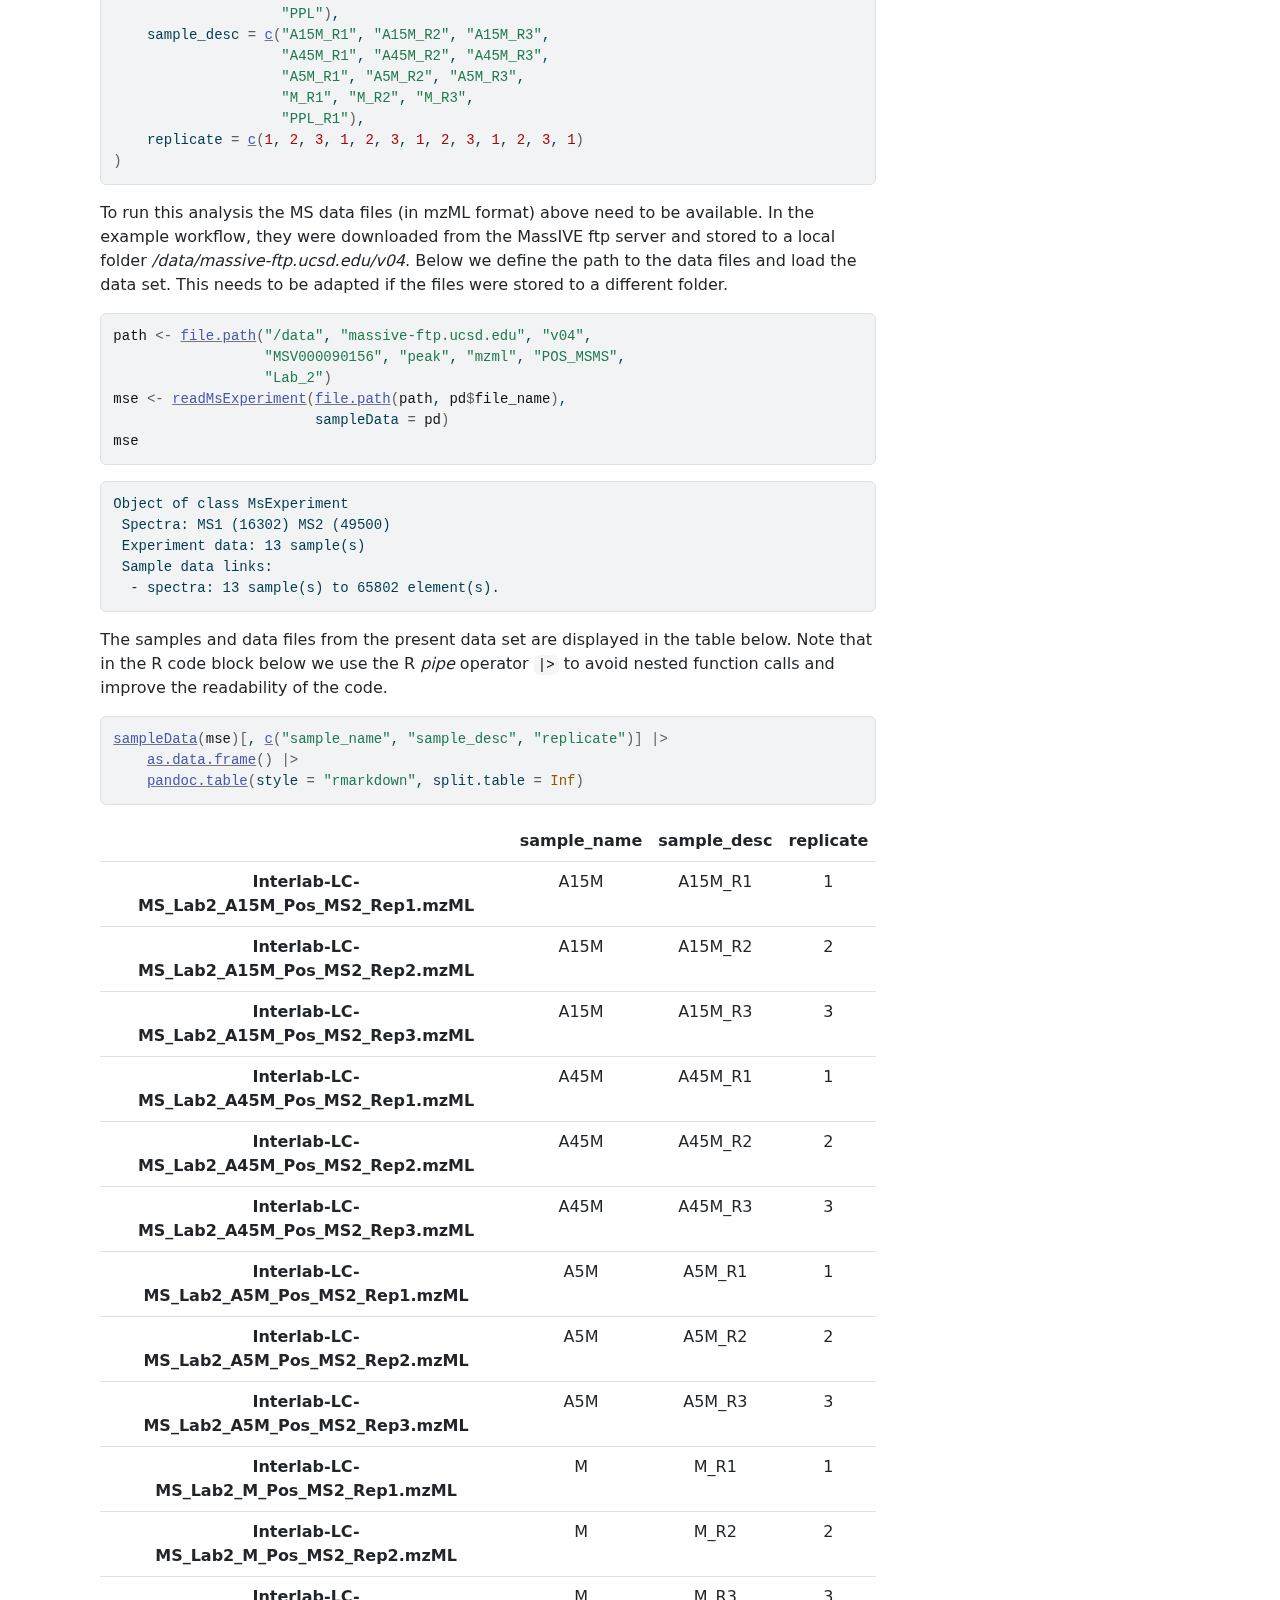
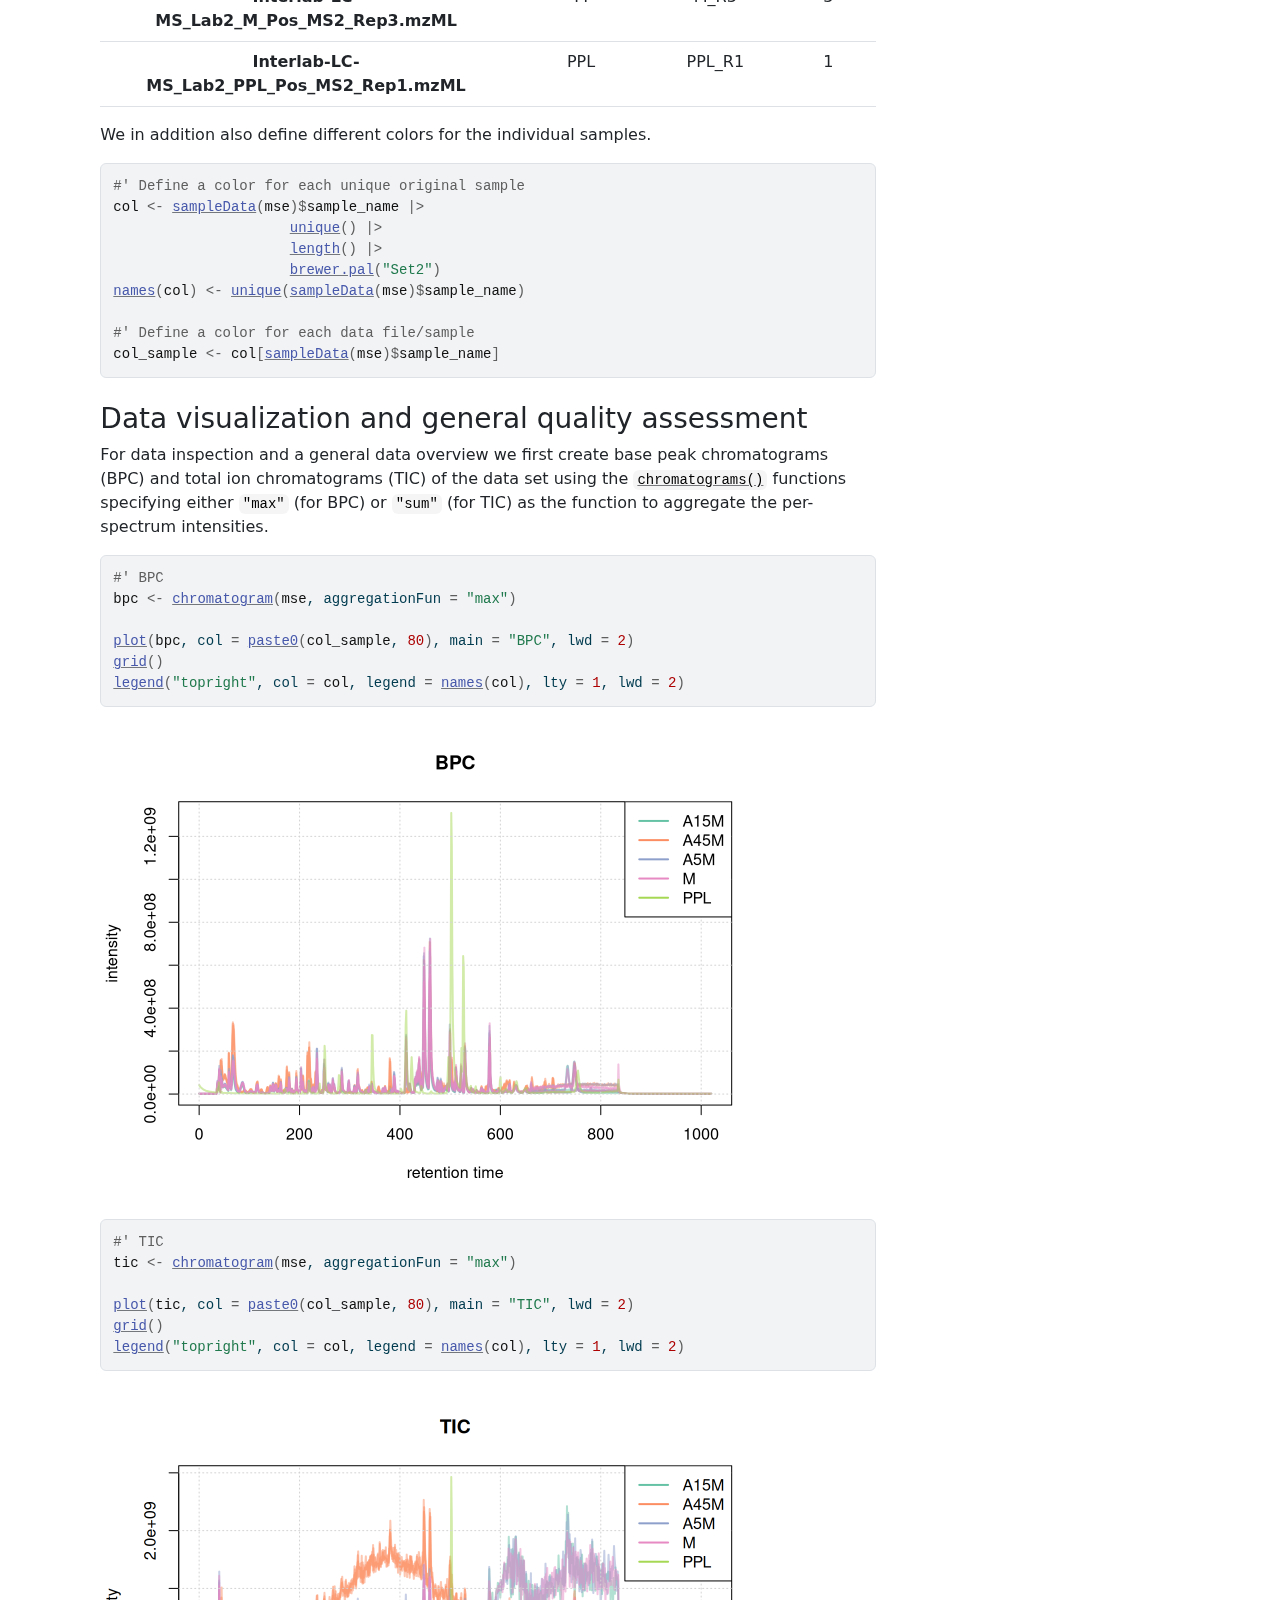
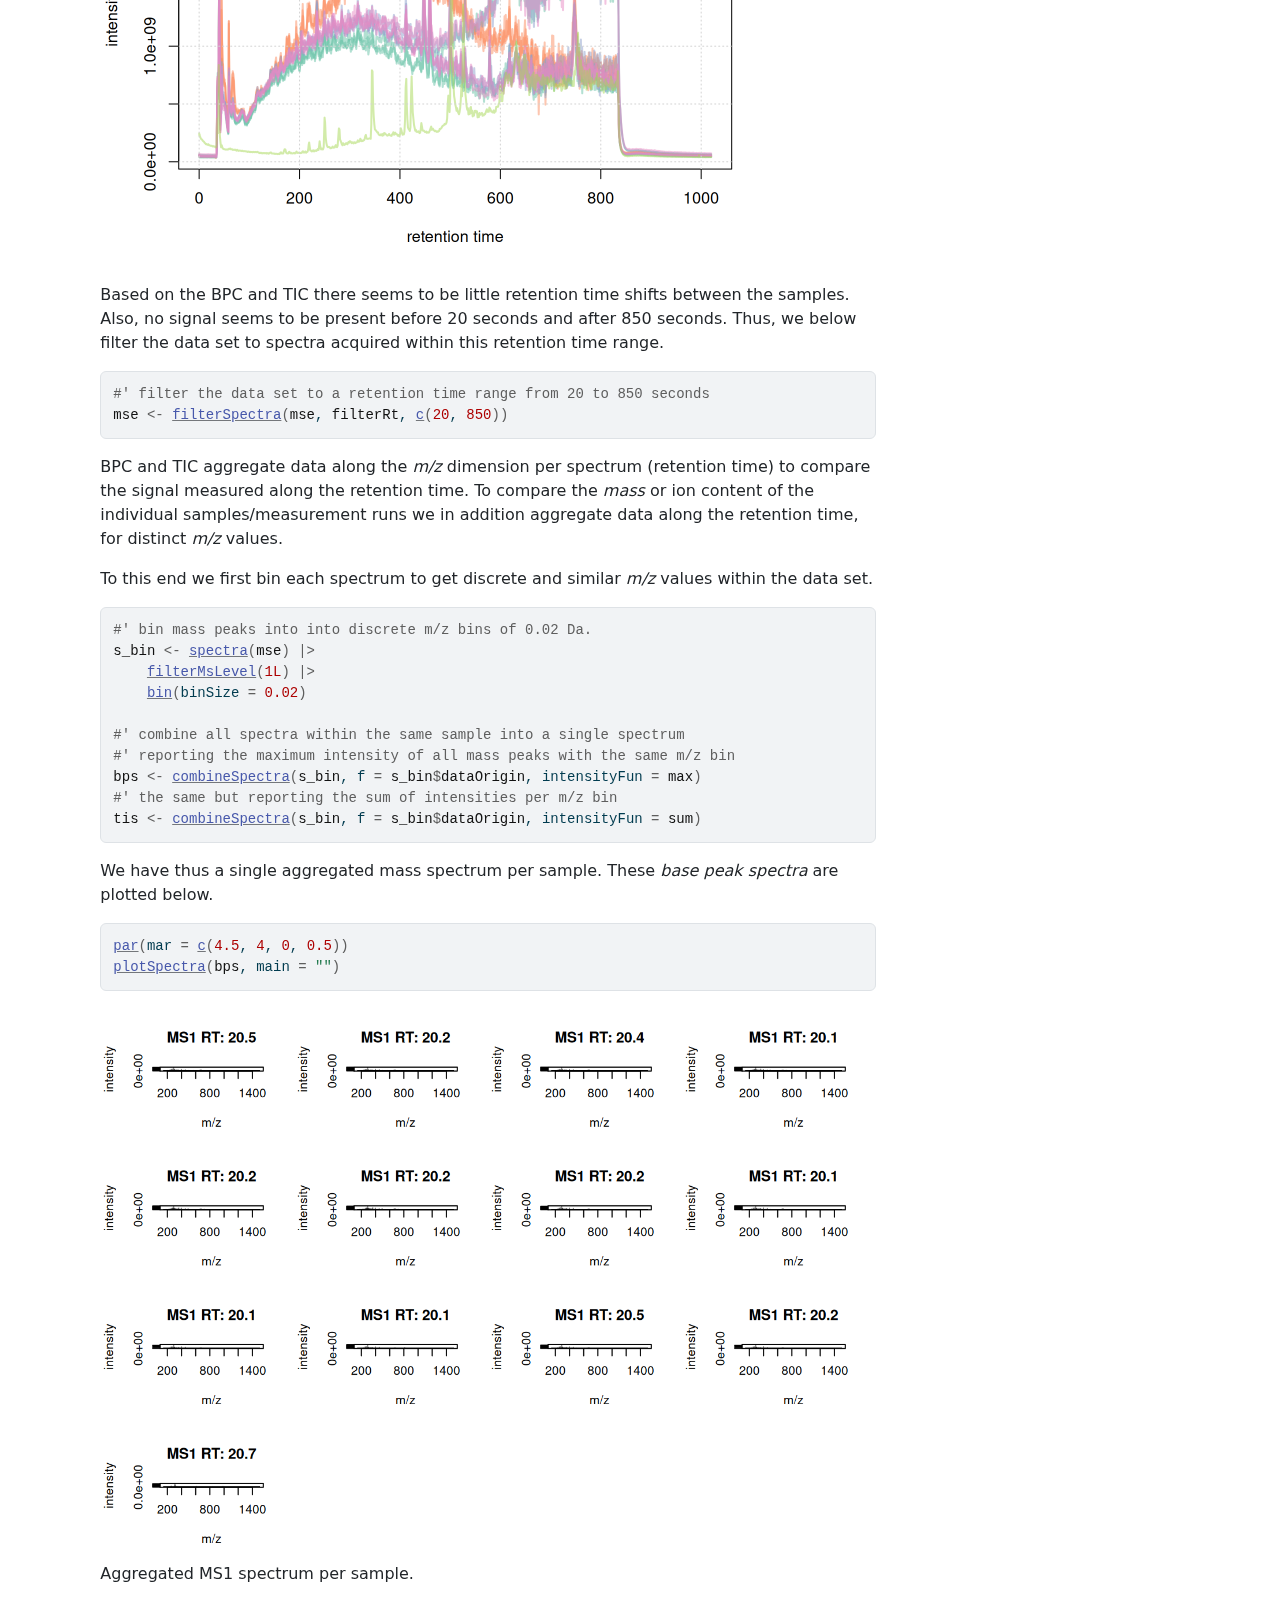
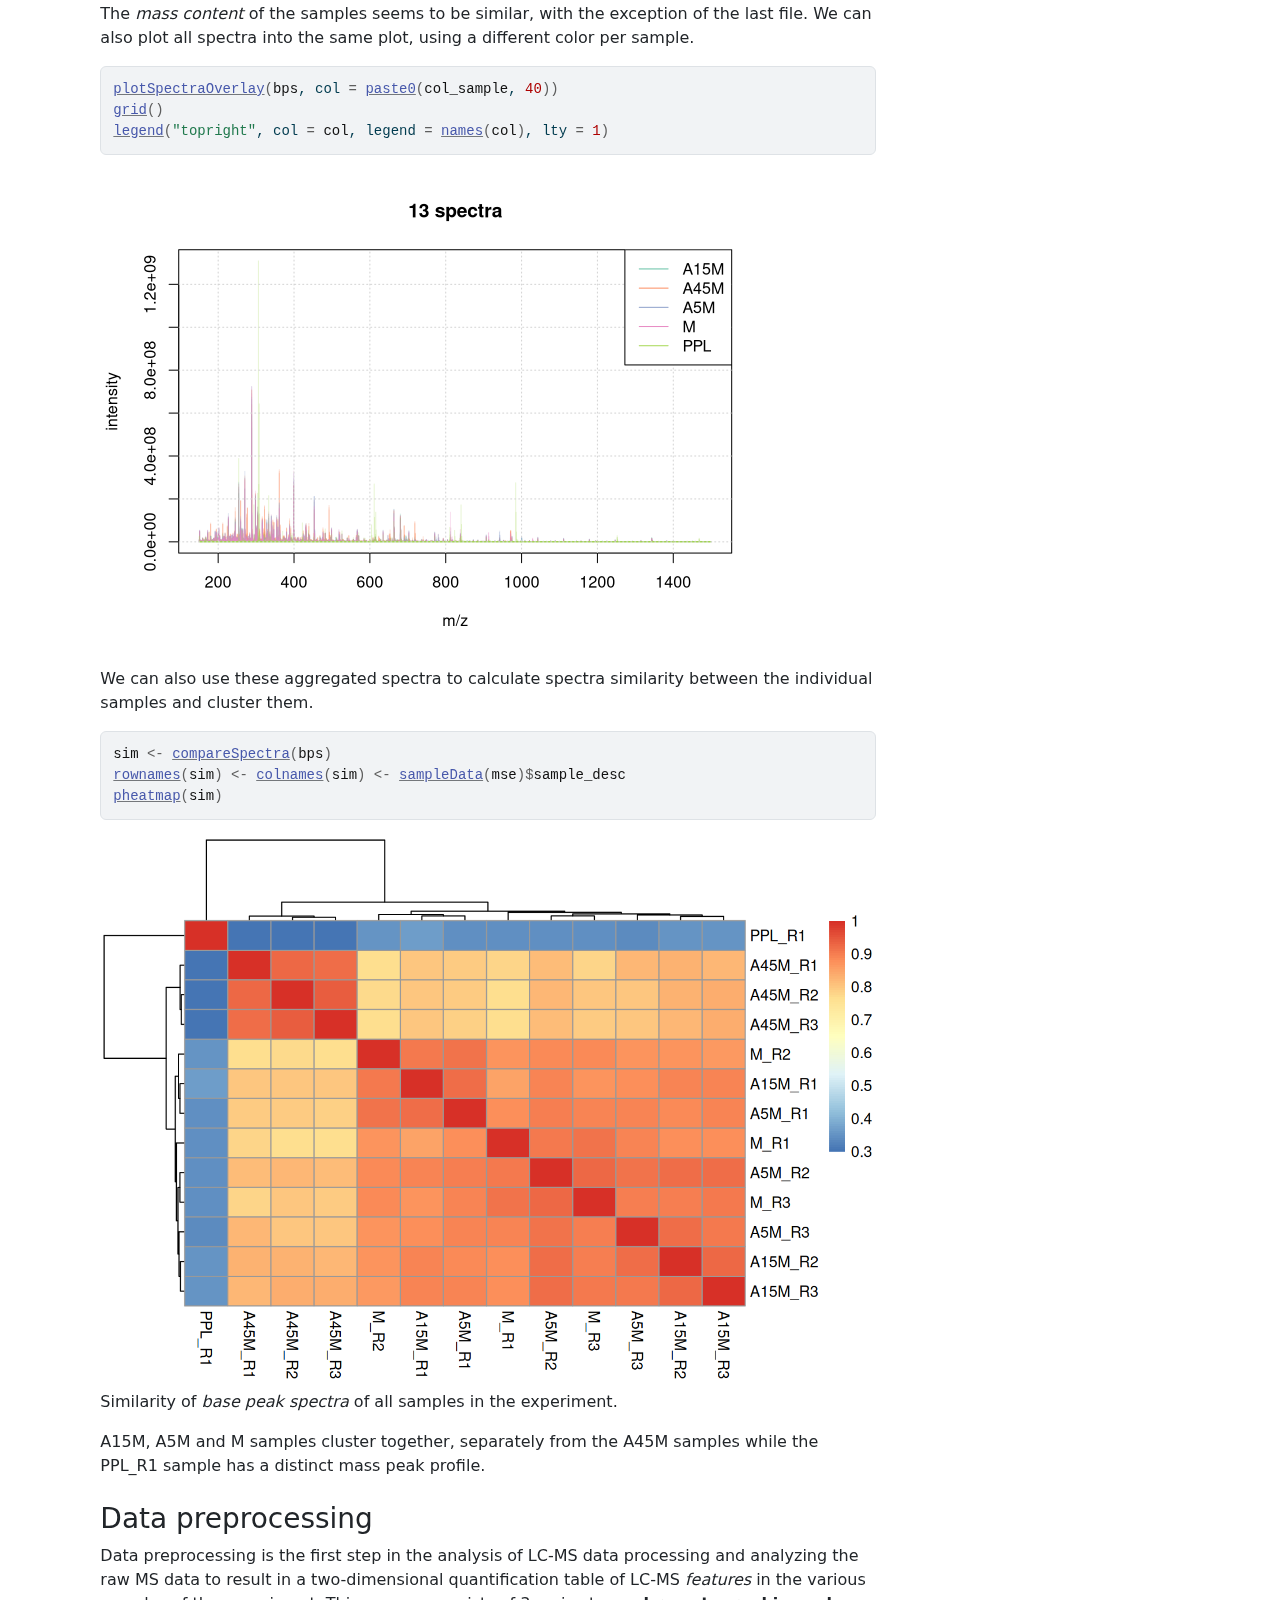
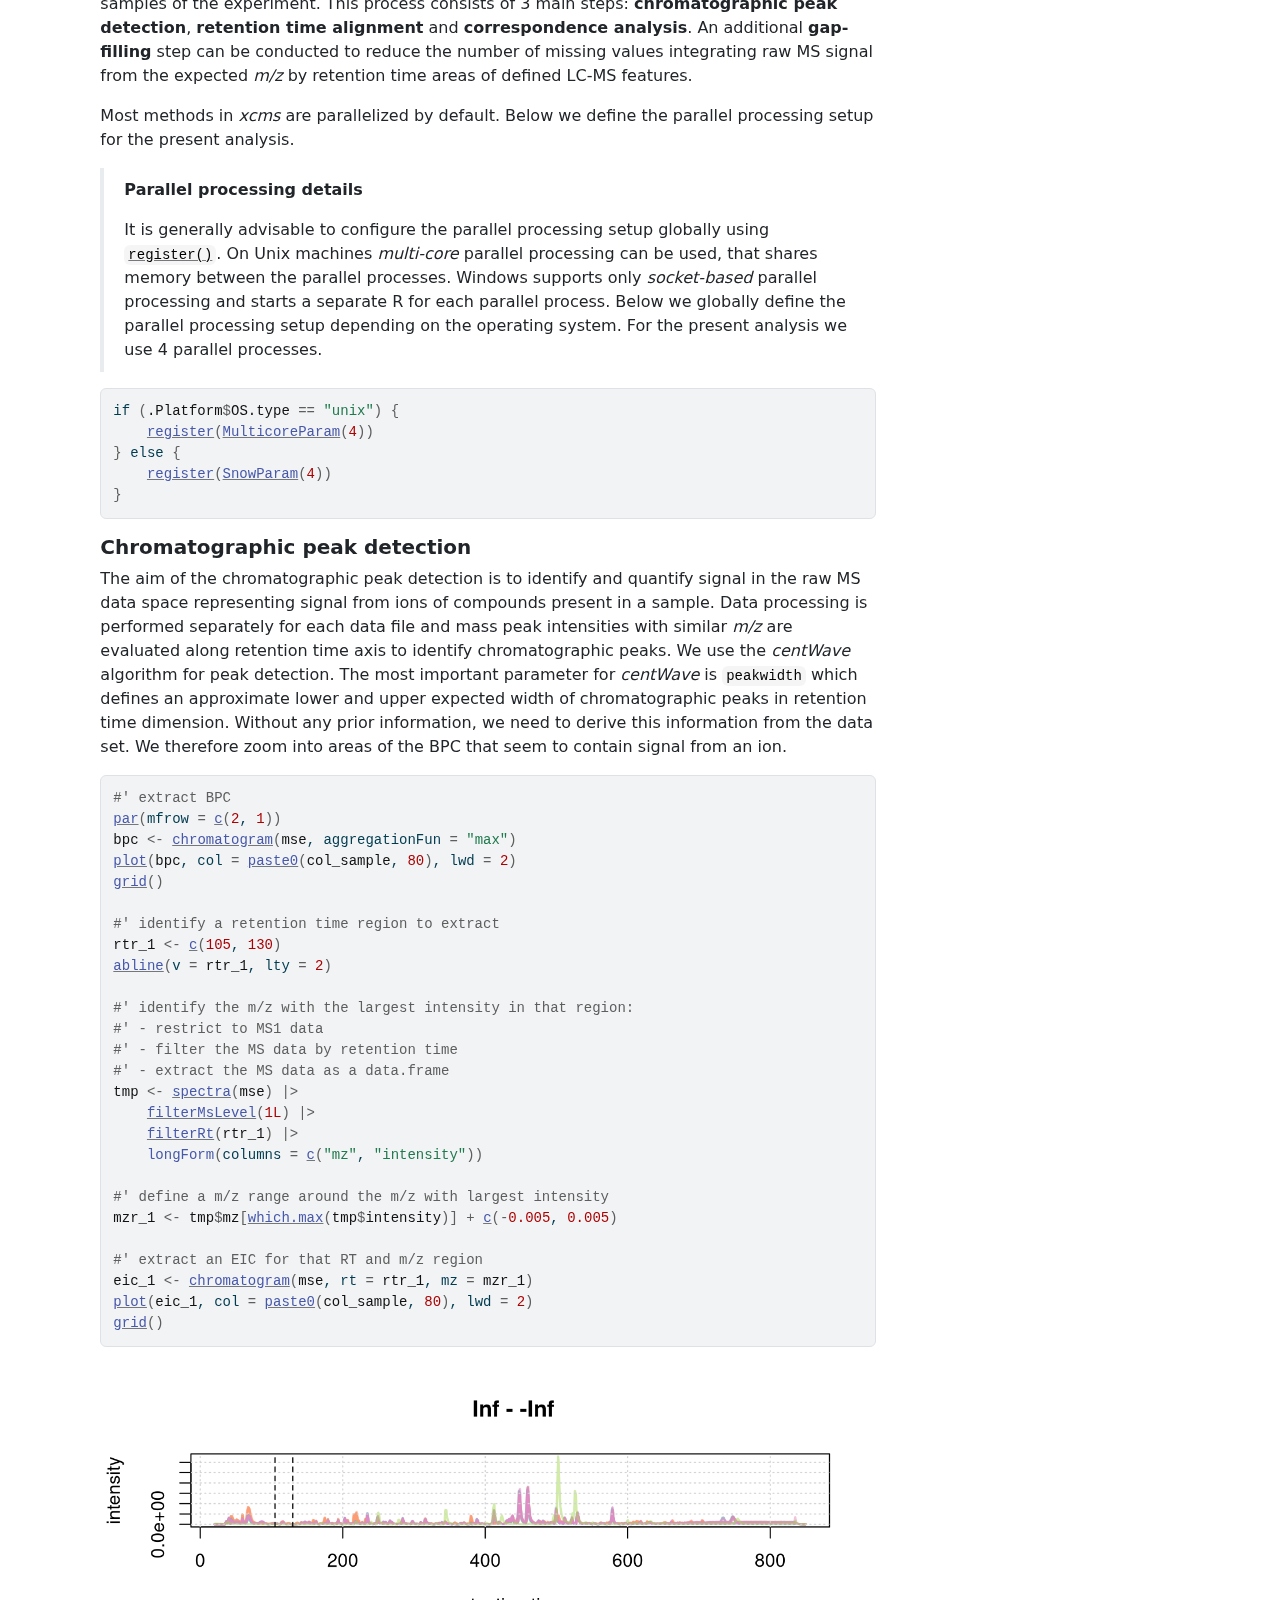
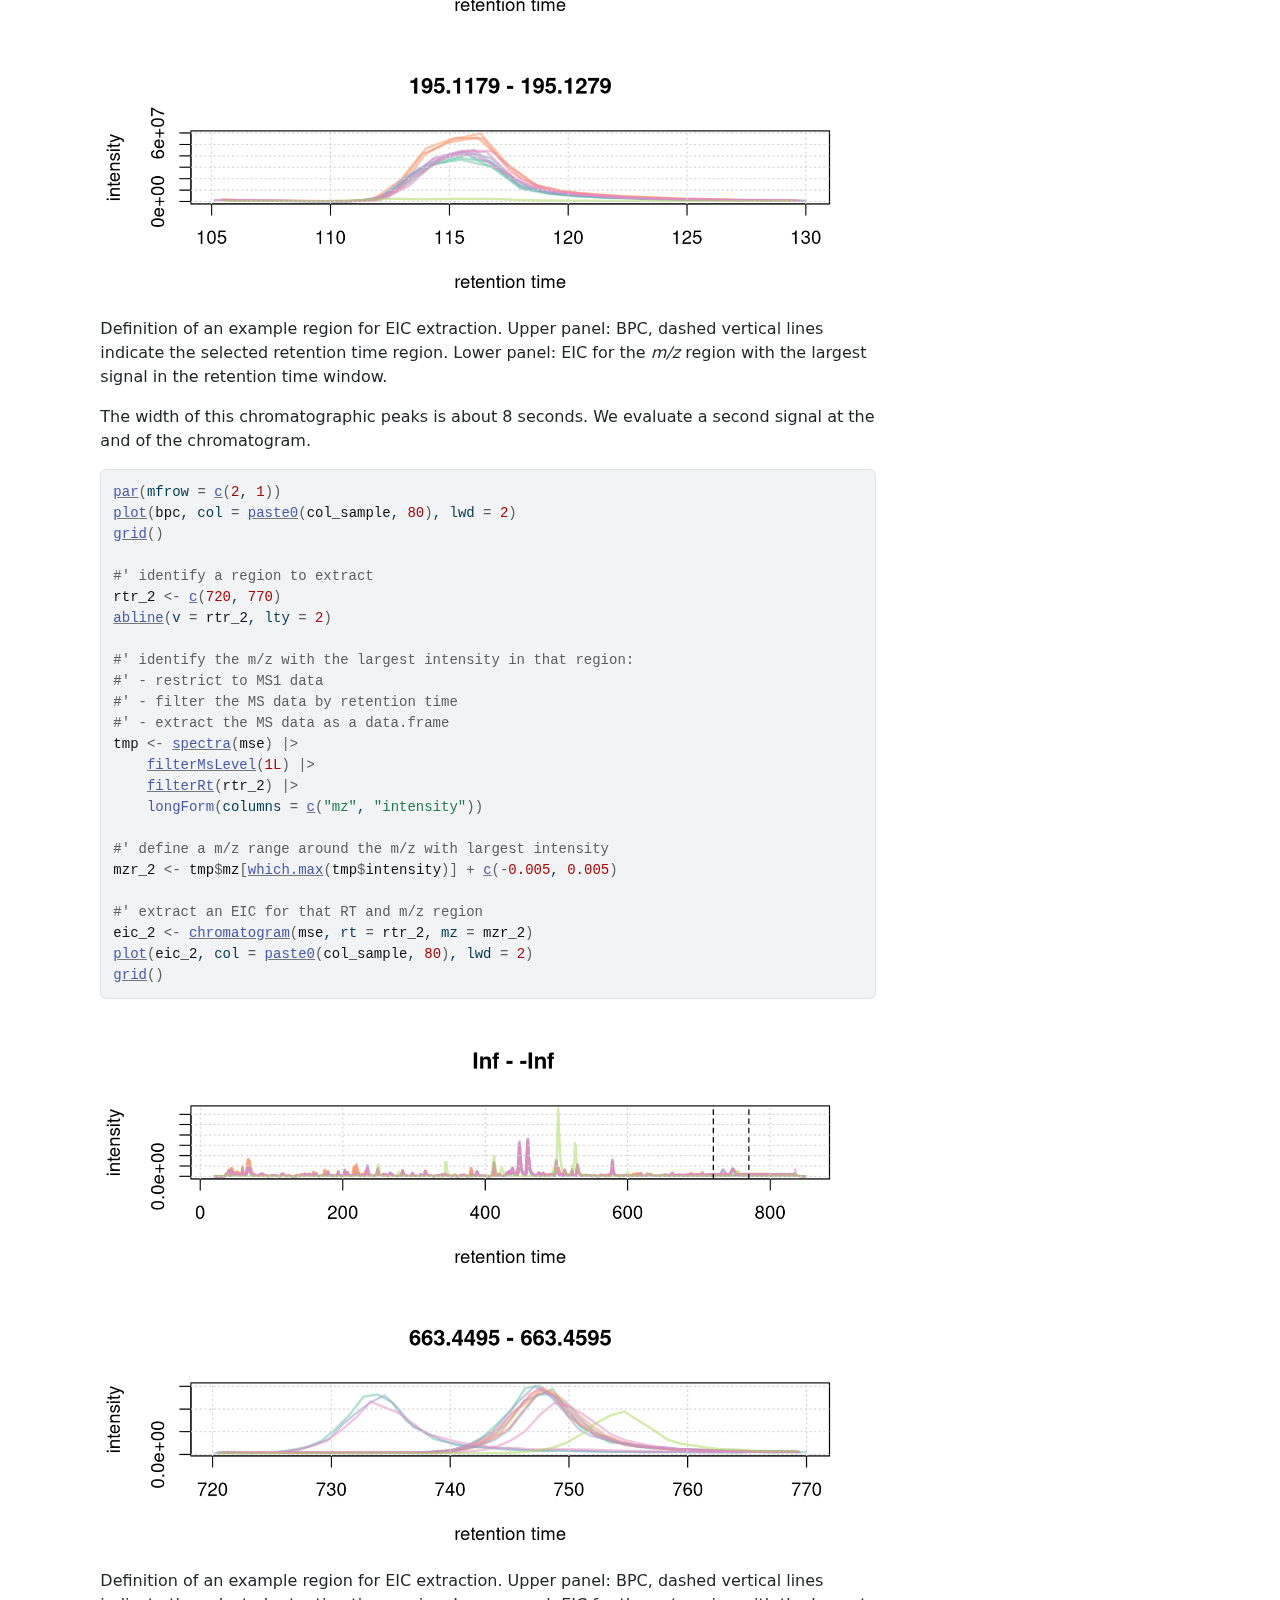
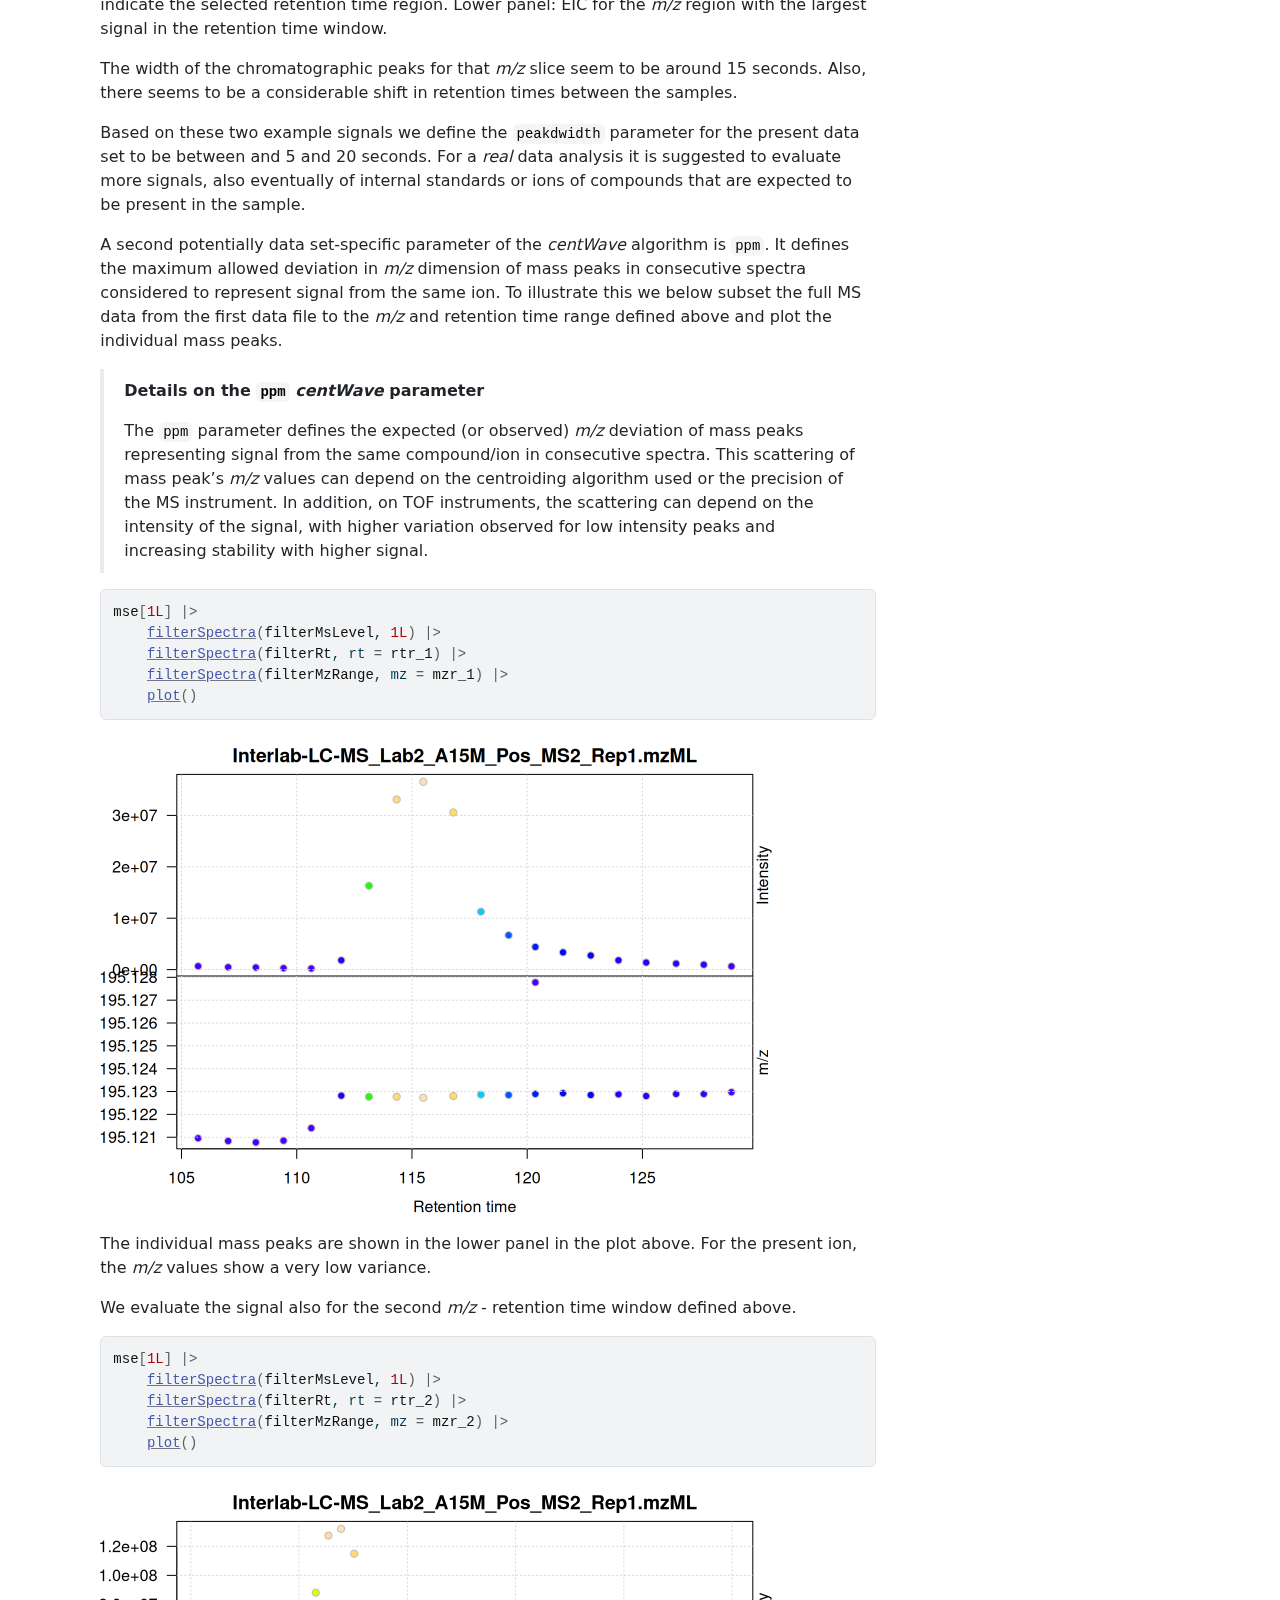
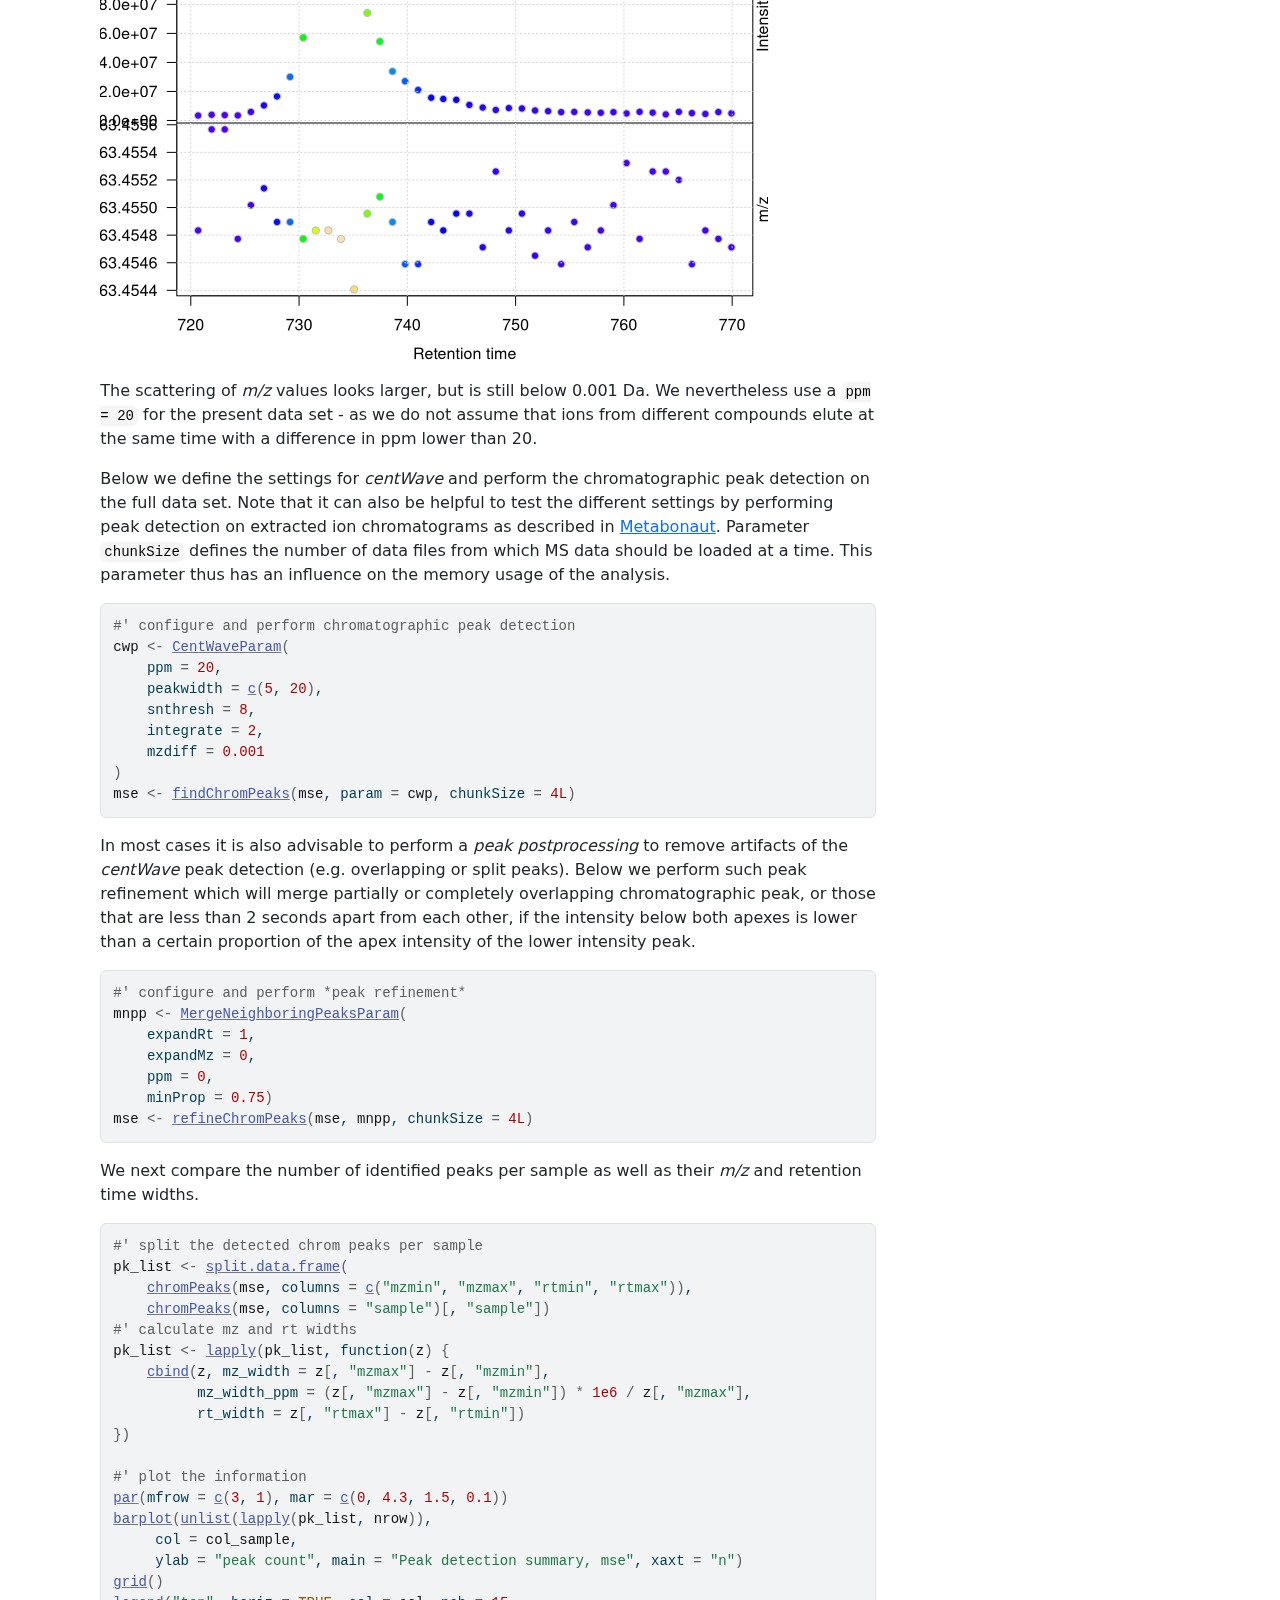
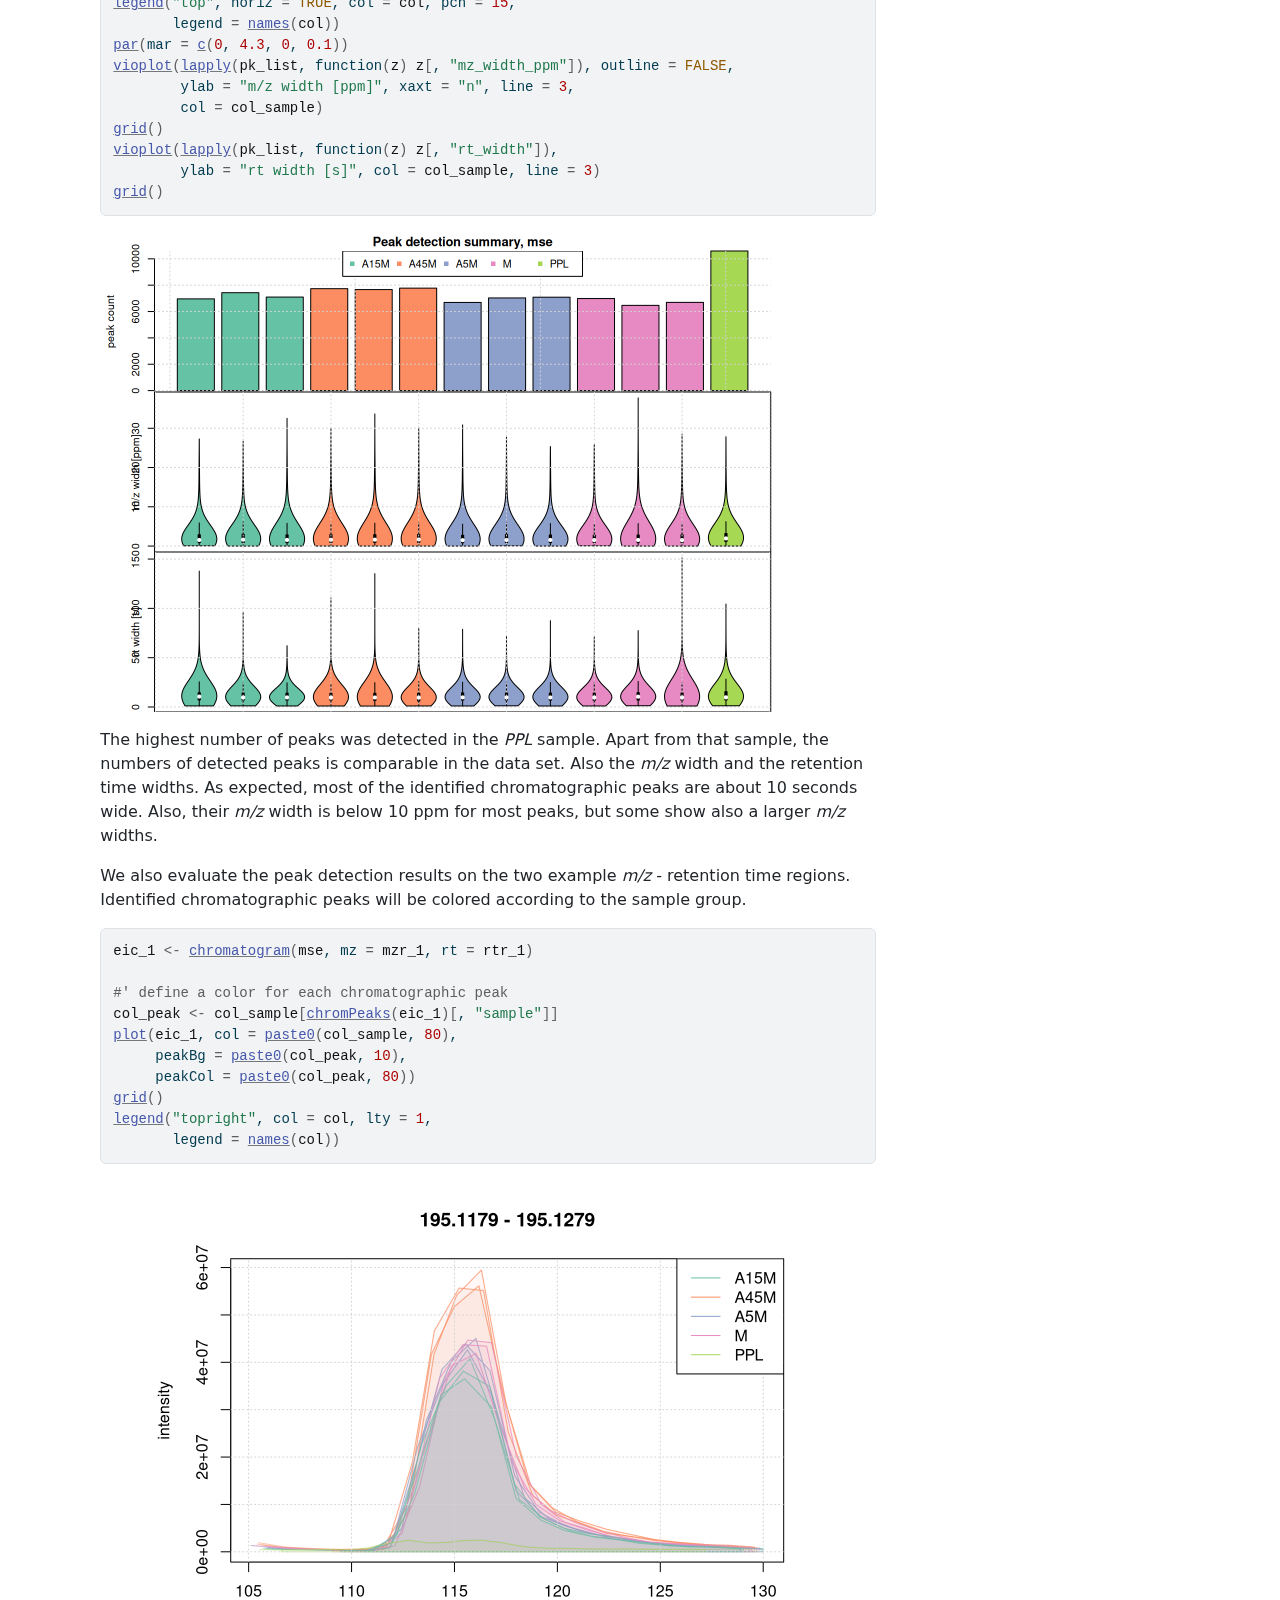
<file: articles/MSV000090156-preprocessing.html>
<!DOCTYPE html>
<!-- Generated by pkgdown: do not edit by hand --><html lang="en">
<head>
<meta http-equiv="Content-Type" content="text/html; charset=UTF-8">
<meta charset="utf-8">
<meta http-equiv="X-UA-Compatible" content="IE=edge">
<meta name="viewport" content="width=device-width, initial-scale=1, shrink-to-fit=no">
<title>xcms-based preprocessing of LC-MS/MS data for feature-based molecular networking with GNPS2 • xcms4gnps2</title>
<script src="../lightswitch.js"></script><script src="../deps/jquery-3.6.0/jquery-3.6.0.min.js"></script><meta name="viewport" content="width=device-width, initial-scale=1, shrink-to-fit=no">
<link href="../deps/bootstrap-5.3.1/bootstrap.min.css" rel="stylesheet">
<script src="../deps/bootstrap-5.3.1/bootstrap.bundle.min.js"></script><link href="../deps/font-awesome-6.5.2/css/all.min.css" rel="stylesheet">
<link href="../deps/font-awesome-6.5.2/css/v4-shims.min.css" rel="stylesheet">
<script src="../deps/headroom-0.11.0/headroom.min.js"></script><script src="../deps/headroom-0.11.0/jQuery.headroom.min.js"></script><script src="../deps/bootstrap-toc-1.0.1/bootstrap-toc.min.js"></script><script src="../deps/clipboard.js-2.0.11/clipboard.min.js"></script><script src="../deps/search-1.0.0/autocomplete.jquery.min.js"></script><script src="../deps/search-1.0.0/fuse.min.js"></script><script src="../deps/search-1.0.0/mark.min.js"></script><script src="MSV000090156-preprocessing_files/libs/quarto-html/popper.min.js"></script><script src="MSV000090156-preprocessing_files/libs/quarto-html/tippy.umd.min.js"></script><link href="MSV000090156-preprocessing_files/libs/quarto-html/tippy.css" rel="stylesheet">
<link href="MSV000090156-preprocessing_files/libs/quarto-html/light-border.css" rel="stylesheet">
<!-- pkgdown --><script src="../pkgdown.js"></script><meta property="og:title" content="xcms-based preprocessing of LC-MS/MS data for feature-based molecular networking with GNPS2">
</head>
<body>
    <a href="#main" class="visually-hidden-focusable">Skip to contents</a>


    <nav class="navbar navbar-expand-lg fixed-top " aria-label="Site navigation"><div class="container">

    <a class="navbar-brand me-2" href="../index.html">xcms4gnps2</a>

    <small class="nav-text text-muted me-auto" data-bs-toggle="tooltip" data-bs-placement="bottom" title="">0.99.3</small>


    <button class="navbar-toggler" type="button" data-bs-toggle="collapse" data-bs-target="#navbar" aria-controls="navbar" aria-expanded="false" aria-label="Toggle navigation">
      <span class="navbar-toggler-icon"></span>
    </button>

    <div id="navbar" class="collapse navbar-collapse ms-3">
      <ul class="navbar-nav me-auto">
<li class="nav-item"><a class="nav-link" href="../reference/index.html">Reference</a></li>
<li class="active nav-item dropdown">
  <button class="nav-link dropdown-toggle" type="button" id="dropdown-articles" data-bs-toggle="dropdown" aria-expanded="false" aria-haspopup="true">Articles</button>
  <ul class="dropdown-menu" aria-labelledby="dropdown-articles">
<li><a class="dropdown-item" href="../articles/MSV000090156-preprocessing.html">xcms-based preprocessing of LC-MS/MS data for feature-based molecular networking with GNPS2</a></li>
  </ul>
</li>
<li class="nav-item"><a class="nav-link" href="../news/index.html">Changelog</a></li>
      </ul>
<ul class="navbar-nav">
<li class="nav-item"><form class="form-inline" role="search">
 <input class="form-control" type="search" name="search-input" id="search-input" autocomplete="off" aria-label="Search site" placeholder="Search for" data-search-index="../search.json">
</form></li>
<li class="nav-item"><a class="external-link nav-link" href="https://github.com/jorainer/xcms4gnps2/" aria-label="GitHub"><span class="fa fab fa-github fa-lg"></span></a></li>
<li class="nav-item dropdown">
  <button class="nav-link dropdown-toggle" type="button" id="dropdown-lightswitch" data-bs-toggle="dropdown" aria-expanded="false" aria-haspopup="true" aria-label="Light switch"><span class="fa fa-sun"></span></button>
  <ul class="dropdown-menu dropdown-menu-end" aria-labelledby="dropdown-lightswitch">
<li><button class="dropdown-item" data-bs-theme-value="light"><span class="fa fa-sun"></span> Light</button></li>
    <li><button class="dropdown-item" data-bs-theme-value="dark"><span class="fa fa-moon"></span> Dark</button></li>
    <li><button class="dropdown-item" data-bs-theme-value="auto"><span class="fa fa-adjust"></span> Auto</button></li>
  </ul>
</li>
      </ul>
</div>


  </div>
</nav><div class="container template-quarto">
<div class="row">
  <main id="main" class="col-md-9"><div class="page-header">

      <h1>xcms-based preprocessing of LC-MS/MS data for feature-based molecular networking with GNPS2</h1>

      <p class="author">Philippine Louail, Steffen Neumann, Johannes Rainer</p>


      <small class="dont-index">Source: <a href="https://github.com/jorainer/xcms4gnps2/blob/main/vignettes/MSV000090156-preprocessing.qmd" class="external-link"><code>vignettes/MSV000090156-preprocessing.qmd</code></a></small>
      <div class="d-none name"><code></code></div>
    </div>






    <section class="section level2"><h2 id="introduction">Introduction<a class="anchor" aria-label="anchor" href="#introduction"></a>
</h2>
<p>This document describes data inspection and preprocessing of an LC-MS/MS data set using <em>xcms</em> <span class="citation" data-cites="louail_xcms_2025">(<a href="#ref-louail_xcms_2025" role="doc-biblioref">Louail, Brunius, et al. 2025</a>)</span> and export of the data for subsequent feature-based molecular networking (FBMN) with GNPS2. Functionality from different packages from the RforMassSpectrometry package ecosystem are combined to visualize and process the data.</p>
<p>For details and more in depth description of the various visualizations and analysis options as well as parameter choices see also the <a href="https://rformassspectrometry.github.io/Metabonaut" class="external-link">Metabonaut</a> tutorials <span class="citation" data-cites="louail_rformassspectrometrymetabonaut_2025">(<a href="#ref-louail_rformassspectrometrymetabonaut_2025" role="doc-biblioref">Louail, Graeve, et al. 2025</a>)</span>.</p>
<p>This analysis and the used settings should be considered <em>initial</em> with potential refinement and improvement based on discussions expected during integration of the analysis into the FBMS workflow.</p>
</section><section class="section level2"><h2 id="required-software-packages">Required software packages<a class="anchor" aria-label="anchor" href="#required-software-packages"></a>
</h2>
<p>The various software packages required for the analysis are defined and loaded below. All packages are available through Bioconductor or CRAN and can be installed with <code>BiocManager::install(&lt;package name&gt;)</code>.</p>
<div class="cell">
<div class="sourceCode cell-code" id="cb1"><pre class="downlit sourceCode r">
<code class="sourceCode R"><span><span class="kw"><a href="https://rdrr.io/r/base/library.html" class="external-link">library</a></span><span class="op">(</span><span class="va"><a href="https://github.com/RforMassSpectrometry/MsExperiment" class="external-link">MsExperiment</a></span><span class="op">)</span> <span class="co"># container for MS data</span></span>
<span><span class="kw"><a href="https://rdrr.io/r/base/library.html" class="external-link">library</a></span><span class="op">(</span><span class="va"><a href="https://github.com/RforMassSpectrometry/Spectra" class="external-link">Spectra</a></span><span class="op">)</span>      <span class="co"># main MS infrastructure for R</span></span>
<span><span class="kw"><a href="https://rdrr.io/r/base/library.html" class="external-link">library</a></span><span class="op">(</span><span class="va"><a href="https://github.com/sneumann/xcms" class="external-link">xcms</a></span><span class="op">)</span>         <span class="co"># for preprocessing of LC-MS and LC-MS/MS data</span></span>
<span><span class="kw"><a href="https://rdrr.io/r/base/library.html" class="external-link">library</a></span><span class="op">(</span><span class="va"><a href="https://github.com/RforMassSpectrometry/MsBackendMgf" class="external-link">MsBackendMgf</a></span><span class="op">)</span> <span class="co"># to export MS data in MGF format</span></span>
<span></span>
<span><span class="kw"><a href="https://rdrr.io/r/base/library.html" class="external-link">library</a></span><span class="op">(</span><span class="va">RColorBrewer</span><span class="op">)</span> <span class="co"># to define colors</span></span>
<span><span class="kw"><a href="https://rdrr.io/r/base/library.html" class="external-link">library</a></span><span class="op">(</span><span class="va"><a href="https://rapporter.github.io/pander/" class="external-link">pander</a></span><span class="op">)</span>       <span class="co"># to format tables</span></span>
<span><span class="kw"><a href="https://rdrr.io/r/base/library.html" class="external-link">library</a></span><span class="op">(</span><span class="va">pheatmap</span><span class="op">)</span>     <span class="co"># visualization of clustering results as heatmap</span></span>
<span><span class="kw"><a href="https://rdrr.io/r/base/library.html" class="external-link">library</a></span><span class="op">(</span><span class="va"><a href="https://github.com/TomKellyGenetics/vioplot" class="external-link">vioplot</a></span><span class="op">)</span>      <span class="co"># to create *violin plots*</span></span></code></pre></div>
</div>
</section><section class="section level2"><h2 id="data-import">Data import<a class="anchor" aria-label="anchor" href="#data-import"></a>
</h2>
<p>The data analyzed here is part of the MassIVE <a href="https://massive.ucsd.edu/ProteoSAFe/dataset.jsp?task=06bd49807caa4390961fb827606a8696" class="external-link">MSV000090156</a> data set. The full data set (raw data files) should first downloaded from the respective directory of the ftp server: <a href="ftp://massive-ftp.ucsd.edu/v04/MSV000090156/">ftp://massive-ftp.ucsd.edu/v04/MSV000090156/</a>. Here we will analyze the data from <em>Lab 2</em>. Before loading the data we define a <code>data.frame</code> with sample and experiment-specific information for the individual MS runs/data files. These should ideally comprise all relevant phenotypic but also technical information (e.g. injection index) to allow proper adjusting or modeling of the data.</p>
<div class="cell">
<div class="sourceCode cell-code" id="cb2"><pre class="downlit sourceCode r">
<code class="sourceCode R"><span><span class="va">pd</span> <span class="op">&lt;-</span> <span class="fu"><a href="https://rdrr.io/r/base/data.frame.html" class="external-link">data.frame</a></span><span class="op">(</span></span>
<span>    file_name <span class="op">=</span> <span class="fu"><a href="https://rdrr.io/r/base/c.html" class="external-link">c</a></span><span class="op">(</span><span class="st">"Interlab-LC-MS_Lab2_A15M_Pos_MS2_Rep1.mzML"</span>,</span>
<span>                  <span class="st">"Interlab-LC-MS_Lab2_A15M_Pos_MS2_Rep2.mzML"</span>,</span>
<span>                  <span class="st">"Interlab-LC-MS_Lab2_A15M_Pos_MS2_Rep3.mzML"</span>,</span>
<span>                  <span class="st">"Interlab-LC-MS_Lab2_A45M_Pos_MS2_Rep1.mzML"</span>,</span>
<span>                  <span class="st">"Interlab-LC-MS_Lab2_A45M_Pos_MS2_Rep2.mzML"</span>,</span>
<span>                  <span class="st">"Interlab-LC-MS_Lab2_A45M_Pos_MS2_Rep3.mzML"</span>,</span>
<span>                  <span class="st">"Interlab-LC-MS_Lab2_A5M_Pos_MS2_Rep1.mzML"</span>,</span>
<span>                  <span class="st">"Interlab-LC-MS_Lab2_A5M_Pos_MS2_Rep2.mzML"</span>,</span>
<span>                  <span class="st">"Interlab-LC-MS_Lab2_A5M_Pos_MS2_Rep3.mzML"</span>,</span>
<span>                  <span class="st">"Interlab-LC-MS_Lab2_M_Pos_MS2_Rep1.mzML"</span>,</span>
<span>                  <span class="st">"Interlab-LC-MS_Lab2_M_Pos_MS2_Rep2.mzML"</span>,</span>
<span>                  <span class="st">"Interlab-LC-MS_Lab2_M_Pos_MS2_Rep3.mzML"</span>,</span>
<span>                  <span class="st">"Interlab-LC-MS_Lab2_PPL_Pos_MS2_Rep1.mzML"</span><span class="op">)</span>,</span>
<span>    sample_name <span class="op">=</span> <span class="fu"><a href="https://rdrr.io/r/base/c.html" class="external-link">c</a></span><span class="op">(</span><span class="st">"A15M"</span>, <span class="st">"A15M"</span>, <span class="st">"A15M"</span>,</span>
<span>                    <span class="st">"A45M"</span>, <span class="st">"A45M"</span>, <span class="st">"A45M"</span>,</span>
<span>                    <span class="st">"A5M"</span>, <span class="st">"A5M"</span>, <span class="st">"A5M"</span>,</span>
<span>                    <span class="st">"M"</span>, <span class="st">"M"</span>, <span class="st">"M"</span>,</span>
<span>                    <span class="st">"PPL"</span><span class="op">)</span>,</span>
<span>    sample_desc <span class="op">=</span> <span class="fu"><a href="https://rdrr.io/r/base/c.html" class="external-link">c</a></span><span class="op">(</span><span class="st">"A15M_R1"</span>, <span class="st">"A15M_R2"</span>, <span class="st">"A15M_R3"</span>,</span>
<span>                    <span class="st">"A45M_R1"</span>, <span class="st">"A45M_R2"</span>, <span class="st">"A45M_R3"</span>,</span>
<span>                    <span class="st">"A5M_R1"</span>, <span class="st">"A5M_R2"</span>, <span class="st">"A5M_R3"</span>,</span>
<span>                    <span class="st">"M_R1"</span>, <span class="st">"M_R2"</span>, <span class="st">"M_R3"</span>,</span>
<span>                    <span class="st">"PPL_R1"</span><span class="op">)</span>,</span>
<span>    replicate <span class="op">=</span> <span class="fu"><a href="https://rdrr.io/r/base/c.html" class="external-link">c</a></span><span class="op">(</span><span class="fl">1</span>, <span class="fl">2</span>, <span class="fl">3</span>, <span class="fl">1</span>, <span class="fl">2</span>, <span class="fl">3</span>, <span class="fl">1</span>, <span class="fl">2</span>, <span class="fl">3</span>, <span class="fl">1</span>, <span class="fl">2</span>, <span class="fl">3</span>, <span class="fl">1</span><span class="op">)</span></span>
<span><span class="op">)</span></span></code></pre></div>
</div>
<p>To run this analysis the MS data files (in mzML format) above need to be available. In the example workflow, they were downloaded from the MassIVE ftp server and stored to a local folder <em>/data/massive-ftp.ucsd.edu/v04</em>. Below we define the path to the data files and load the data set. This needs to be adapted if the files were stored to a different folder.</p>
<div class="cell">
<div class="sourceCode cell-code" id="cb3"><pre class="downlit sourceCode r">
<code class="sourceCode R"><span><span class="va">path</span> <span class="op">&lt;-</span> <span class="fu"><a href="https://rdrr.io/r/base/file.path.html" class="external-link">file.path</a></span><span class="op">(</span><span class="st">"/data"</span>, <span class="st">"massive-ftp.ucsd.edu"</span>, <span class="st">"v04"</span>,</span>
<span>                  <span class="st">"MSV000090156"</span>, <span class="st">"peak"</span>, <span class="st">"mzml"</span>, <span class="st">"POS_MSMS"</span>,</span>
<span>                  <span class="st">"Lab_2"</span><span class="op">)</span></span>
<span><span class="va">mse</span> <span class="op">&lt;-</span> <span class="fu"><a href="https://rdrr.io/pkg/MsExperiment/man/readMsExperiment.html" class="external-link">readMsExperiment</a></span><span class="op">(</span><span class="fu"><a href="https://rdrr.io/r/base/file.path.html" class="external-link">file.path</a></span><span class="op">(</span><span class="va">path</span>, <span class="va">pd</span><span class="op">$</span><span class="va">file_name</span><span class="op">)</span>,</span>
<span>                        sampleData <span class="op">=</span> <span class="va">pd</span><span class="op">)</span></span>
<span><span class="va">mse</span></span></code></pre></div>
<div class="cell-output cell-output-stdout">
<pre><code>Object of class MsExperiment
 Spectra: MS1 (16302) MS2 (49500)
 Experiment data: 13 sample(s)
 Sample data links:
  - spectra: 13 sample(s) to 65802 element(s).</code></pre>
</div>
</div>
<p>The samples and data files from the present data set are displayed in the table below. Note that in the R code block below we use the R <em>pipe</em> operator <code>|&gt;</code> to avoid nested function calls and improve the readability of the code.</p>
<div class="sourceCode cell-code" id="cb5"><pre class="downlit sourceCode r">
<code class="sourceCode R"><span><span class="fu"><a href="https://rdrr.io/pkg/MsExperiment/man/MsExperiment.html" class="external-link">sampleData</a></span><span class="op">(</span><span class="va">mse</span><span class="op">)</span><span class="op">[</span>, <span class="fu"><a href="https://rdrr.io/r/base/c.html" class="external-link">c</a></span><span class="op">(</span><span class="st">"sample_name"</span>, <span class="st">"sample_desc"</span>, <span class="st">"replicate"</span><span class="op">)</span><span class="op">]</span> <span class="op">|&gt;</span></span>
<span>    <span class="fu"><a href="https://rdrr.io/r/base/as.data.frame.html" class="external-link">as.data.frame</a></span><span class="op">(</span><span class="op">)</span> <span class="op">|&gt;</span></span>
<span>    <span class="fu"><a href="https://rdrr.io/pkg/pander/man/pandoc.table.return.html" class="external-link">pandoc.table</a></span><span class="op">(</span>style <span class="op">=</span> <span class="st">"rmarkdown"</span>, split.table <span class="op">=</span> <span class="cn">Inf</span><span class="op">)</span></span></code></pre></div>
<table class="table caption-top">
<colgroup>
<col style="width: 56%">
<col style="width: 15%">
<col style="width: 15%">
<col style="width: 12%">
</colgroup>
<thead><tr class="header">
<th style="text-align: center;"> </th>
<th style="text-align: center;">sample_name</th>
<th style="text-align: center;">sample_desc</th>
<th style="text-align: center;">replicate</th>
</tr></thead>
<tbody>
<tr class="odd">
<td style="text-align: center;"><strong>Interlab-LC-MS_Lab2_A15M_Pos_MS2_Rep1.mzML</strong></td>
<td style="text-align: center;">A15M</td>
<td style="text-align: center;">A15M_R1</td>
<td style="text-align: center;">1</td>
</tr>
<tr class="even">
<td style="text-align: center;"><strong>Interlab-LC-MS_Lab2_A15M_Pos_MS2_Rep2.mzML</strong></td>
<td style="text-align: center;">A15M</td>
<td style="text-align: center;">A15M_R2</td>
<td style="text-align: center;">2</td>
</tr>
<tr class="odd">
<td style="text-align: center;"><strong>Interlab-LC-MS_Lab2_A15M_Pos_MS2_Rep3.mzML</strong></td>
<td style="text-align: center;">A15M</td>
<td style="text-align: center;">A15M_R3</td>
<td style="text-align: center;">3</td>
</tr>
<tr class="even">
<td style="text-align: center;"><strong>Interlab-LC-MS_Lab2_A45M_Pos_MS2_Rep1.mzML</strong></td>
<td style="text-align: center;">A45M</td>
<td style="text-align: center;">A45M_R1</td>
<td style="text-align: center;">1</td>
</tr>
<tr class="odd">
<td style="text-align: center;"><strong>Interlab-LC-MS_Lab2_A45M_Pos_MS2_Rep2.mzML</strong></td>
<td style="text-align: center;">A45M</td>
<td style="text-align: center;">A45M_R2</td>
<td style="text-align: center;">2</td>
</tr>
<tr class="even">
<td style="text-align: center;"><strong>Interlab-LC-MS_Lab2_A45M_Pos_MS2_Rep3.mzML</strong></td>
<td style="text-align: center;">A45M</td>
<td style="text-align: center;">A45M_R3</td>
<td style="text-align: center;">3</td>
</tr>
<tr class="odd">
<td style="text-align: center;"><strong>Interlab-LC-MS_Lab2_A5M_Pos_MS2_Rep1.mzML</strong></td>
<td style="text-align: center;">A5M</td>
<td style="text-align: center;">A5M_R1</td>
<td style="text-align: center;">1</td>
</tr>
<tr class="even">
<td style="text-align: center;"><strong>Interlab-LC-MS_Lab2_A5M_Pos_MS2_Rep2.mzML</strong></td>
<td style="text-align: center;">A5M</td>
<td style="text-align: center;">A5M_R2</td>
<td style="text-align: center;">2</td>
</tr>
<tr class="odd">
<td style="text-align: center;"><strong>Interlab-LC-MS_Lab2_A5M_Pos_MS2_Rep3.mzML</strong></td>
<td style="text-align: center;">A5M</td>
<td style="text-align: center;">A5M_R3</td>
<td style="text-align: center;">3</td>
</tr>
<tr class="even">
<td style="text-align: center;"><strong>Interlab-LC-MS_Lab2_M_Pos_MS2_Rep1.mzML</strong></td>
<td style="text-align: center;">M</td>
<td style="text-align: center;">M_R1</td>
<td style="text-align: center;">1</td>
</tr>
<tr class="odd">
<td style="text-align: center;"><strong>Interlab-LC-MS_Lab2_M_Pos_MS2_Rep2.mzML</strong></td>
<td style="text-align: center;">M</td>
<td style="text-align: center;">M_R2</td>
<td style="text-align: center;">2</td>
</tr>
<tr class="even">
<td style="text-align: center;"><strong>Interlab-LC-MS_Lab2_M_Pos_MS2_Rep3.mzML</strong></td>
<td style="text-align: center;">M</td>
<td style="text-align: center;">M_R3</td>
<td style="text-align: center;">3</td>
</tr>
<tr class="odd">
<td style="text-align: center;"><strong>Interlab-LC-MS_Lab2_PPL_Pos_MS2_Rep1.mzML</strong></td>
<td style="text-align: center;">PPL</td>
<td style="text-align: center;">PPL_R1</td>
<td style="text-align: center;">1</td>
</tr>
</tbody>
</table>
<p>We in addition also define different colors for the individual samples.</p>
<div class="cell">
<div class="sourceCode cell-code" id="cb6"><pre class="downlit sourceCode r">
<code class="sourceCode R"><span><span class="co">#' Define a color for each unique original sample</span></span>
<span><span class="va">col</span> <span class="op">&lt;-</span> <span class="fu"><a href="https://rdrr.io/pkg/MsExperiment/man/MsExperiment.html" class="external-link">sampleData</a></span><span class="op">(</span><span class="va">mse</span><span class="op">)</span><span class="op">$</span><span class="va">sample_name</span> <span class="op">|&gt;</span></span>
<span>                     <span class="fu"><a href="https://rdrr.io/r/base/unique.html" class="external-link">unique</a></span><span class="op">(</span><span class="op">)</span> <span class="op">|&gt;</span></span>
<span>                     <span class="fu"><a href="https://rdrr.io/r/base/length.html" class="external-link">length</a></span><span class="op">(</span><span class="op">)</span> <span class="op">|&gt;</span></span>
<span>                     <span class="fu"><a href="https://rdrr.io/pkg/RColorBrewer/man/ColorBrewer.html" class="external-link">brewer.pal</a></span><span class="op">(</span><span class="st">"Set2"</span><span class="op">)</span></span>
<span><span class="fu"><a href="https://rdrr.io/r/base/names.html" class="external-link">names</a></span><span class="op">(</span><span class="va">col</span><span class="op">)</span> <span class="op">&lt;-</span> <span class="fu"><a href="https://rdrr.io/r/base/unique.html" class="external-link">unique</a></span><span class="op">(</span><span class="fu"><a href="https://rdrr.io/pkg/MsExperiment/man/MsExperiment.html" class="external-link">sampleData</a></span><span class="op">(</span><span class="va">mse</span><span class="op">)</span><span class="op">$</span><span class="va">sample_name</span><span class="op">)</span></span>
<span></span>
<span><span class="co">#' Define a color for each data file/sample</span></span>
<span><span class="va">col_sample</span> <span class="op">&lt;-</span> <span class="va">col</span><span class="op">[</span><span class="fu"><a href="https://rdrr.io/pkg/MsExperiment/man/MsExperiment.html" class="external-link">sampleData</a></span><span class="op">(</span><span class="va">mse</span><span class="op">)</span><span class="op">$</span><span class="va">sample_name</span><span class="op">]</span></span></code></pre></div>
</div>
</section><section class="section level2"><h2 id="data-visualization-and-general-quality-assessment">Data visualization and general quality assessment<a class="anchor" aria-label="anchor" href="#data-visualization-and-general-quality-assessment"></a>
</h2>
<p>For data inspection and a general data overview we first create base peak chromatograms (BPC) and total ion chromatograms (TIC) of the data set using the <code><a href="https://rdrr.io/pkg/ProtGenerics/man/protgenerics.html" class="external-link">chromatograms()</a></code> functions specifying either <code>"max"</code> (for BPC) or <code>"sum"</code> (for TIC) as the function to aggregate the per-spectrum intensities.</p>
<div class="cell">
<div class="sourceCode cell-code" id="cb7"><pre class="downlit sourceCode r">
<code class="sourceCode R"><span><span class="co">#' BPC</span></span>
<span><span class="va">bpc</span> <span class="op">&lt;-</span> <span class="fu"><a href="https://rdrr.io/pkg/ProtGenerics/man/protgenerics.html" class="external-link">chromatogram</a></span><span class="op">(</span><span class="va">mse</span>, aggregationFun <span class="op">=</span> <span class="st">"max"</span><span class="op">)</span></span>
<span></span>
<span><span class="fu"><a href="https://rdrr.io/r/graphics/plot.default.html" class="external-link">plot</a></span><span class="op">(</span><span class="va">bpc</span>, col <span class="op">=</span> <span class="fu"><a href="https://rdrr.io/r/base/paste.html" class="external-link">paste0</a></span><span class="op">(</span><span class="va">col_sample</span>, <span class="fl">80</span><span class="op">)</span>, main <span class="op">=</span> <span class="st">"BPC"</span>, lwd <span class="op">=</span> <span class="fl">2</span><span class="op">)</span></span>
<span><span class="fu"><a href="https://rdrr.io/r/graphics/grid.html" class="external-link">grid</a></span><span class="op">(</span><span class="op">)</span></span>
<span><span class="fu"><a href="https://rdrr.io/r/graphics/legend.html" class="external-link">legend</a></span><span class="op">(</span><span class="st">"topright"</span>, col <span class="op">=</span> <span class="va">col</span>, legend <span class="op">=</span> <span class="fu"><a href="https://rdrr.io/r/base/names.html" class="external-link">names</a></span><span class="op">(</span><span class="va">col</span><span class="op">)</span>, lty <span class="op">=</span> <span class="fl">1</span>, lwd <span class="op">=</span> <span class="fl">2</span><span class="op">)</span></span></code></pre></div>
<div class="cell-output-display">
<div>
<figure><p><img src="MSV000090156-preprocessing_files/figure-html/unnamed-chunk-6-1.png" width="672"></p>
</figure>
</div>
</div>
</div>
<div class="cell">
<div class="sourceCode cell-code" id="cb8"><pre class="downlit sourceCode r">
<code class="sourceCode R"><span><span class="co">#' TIC</span></span>
<span><span class="va">tic</span> <span class="op">&lt;-</span> <span class="fu"><a href="https://rdrr.io/pkg/ProtGenerics/man/protgenerics.html" class="external-link">chromatogram</a></span><span class="op">(</span><span class="va">mse</span>, aggregationFun <span class="op">=</span> <span class="st">"max"</span><span class="op">)</span></span>
<span></span>
<span><span class="fu"><a href="https://rdrr.io/r/graphics/plot.default.html" class="external-link">plot</a></span><span class="op">(</span><span class="va">tic</span>, col <span class="op">=</span> <span class="fu"><a href="https://rdrr.io/r/base/paste.html" class="external-link">paste0</a></span><span class="op">(</span><span class="va">col_sample</span>, <span class="fl">80</span><span class="op">)</span>, main <span class="op">=</span> <span class="st">"TIC"</span>, lwd <span class="op">=</span> <span class="fl">2</span><span class="op">)</span></span>
<span><span class="fu"><a href="https://rdrr.io/r/graphics/grid.html" class="external-link">grid</a></span><span class="op">(</span><span class="op">)</span></span>
<span><span class="fu"><a href="https://rdrr.io/r/graphics/legend.html" class="external-link">legend</a></span><span class="op">(</span><span class="st">"topright"</span>, col <span class="op">=</span> <span class="va">col</span>, legend <span class="op">=</span> <span class="fu"><a href="https://rdrr.io/r/base/names.html" class="external-link">names</a></span><span class="op">(</span><span class="va">col</span><span class="op">)</span>, lty <span class="op">=</span> <span class="fl">1</span>, lwd <span class="op">=</span> <span class="fl">2</span><span class="op">)</span></span></code></pre></div>
<div class="cell-output-display">
<div>
<figure><p><img src="MSV000090156-preprocessing_files/figure-html/unnamed-chunk-7-1.png" width="672"></p>
</figure>
</div>
</div>
</div>
<p>Based on the BPC and TIC there seems to be little retention time shifts between the samples. Also, no signal seems to be present before 20 seconds and after 850 seconds. Thus, we below filter the data set to spectra acquired within this retention time range.</p>
<div class="cell">
<div class="sourceCode cell-code" id="cb9"><pre class="downlit sourceCode r">
<code class="sourceCode R"><span><span class="co">#' filter the data set to a retention time range from 20 to 850 seconds</span></span>
<span><span class="va">mse</span> <span class="op">&lt;-</span> <span class="fu"><a href="https://rdrr.io/pkg/ProtGenerics/man/filterSpectra.html" class="external-link">filterSpectra</a></span><span class="op">(</span><span class="va">mse</span>, <span class="va">filterRt</span>, <span class="fu"><a href="https://rdrr.io/r/base/c.html" class="external-link">c</a></span><span class="op">(</span><span class="fl">20</span>, <span class="fl">850</span><span class="op">)</span><span class="op">)</span></span></code></pre></div>
</div>
<p>BPC and TIC aggregate data along the <em>m/z</em> dimension per spectrum (retention time) to compare the signal measured along the retention time. To compare the <em>mass</em> or ion content of the individual samples/measurement runs we in addition aggregate data along the retention time, for distinct <em>m/z</em> values.</p>
<p>To this end we first bin each spectrum to get discrete and similar <em>m/z</em> values within the data set.</p>
<div class="cell">
<div class="sourceCode cell-code" id="cb10"><pre class="downlit sourceCode r">
<code class="sourceCode R"><span><span class="co">#' bin mass peaks into into discrete m/z bins of 0.02 Da.</span></span>
<span><span class="va">s_bin</span> <span class="op">&lt;-</span> <span class="fu"><a href="https://rdrr.io/pkg/ProtGenerics/man/protgenerics.html" class="external-link">spectra</a></span><span class="op">(</span><span class="va">mse</span><span class="op">)</span> <span class="op">|&gt;</span></span>
<span>    <span class="fu"><a href="https://rdrr.io/pkg/ProtGenerics/man/protgenerics.html" class="external-link">filterMsLevel</a></span><span class="op">(</span><span class="fl">1L</span><span class="op">)</span> <span class="op">|&gt;</span></span>
<span>    <span class="fu"><a href="https://rdrr.io/pkg/ProtGenerics/man/protgenerics.html" class="external-link">bin</a></span><span class="op">(</span>binSize <span class="op">=</span> <span class="fl">0.02</span><span class="op">)</span></span>
<span></span>
<span><span class="co">#' combine all spectra within the same sample into a single spectrum</span></span>
<span><span class="co">#' reporting the maximum intensity of all mass peaks with the same m/z bin</span></span>
<span><span class="va">bps</span> <span class="op">&lt;-</span> <span class="fu"><a href="https://rdrr.io/pkg/Spectra/man/combineSpectra.html" class="external-link">combineSpectra</a></span><span class="op">(</span><span class="va">s_bin</span>, f <span class="op">=</span> <span class="va">s_bin</span><span class="op">$</span><span class="va">dataOrigin</span>, intensityFun <span class="op">=</span> <span class="va">max</span><span class="op">)</span></span>
<span><span class="co">#' the same but reporting the sum of intensities per m/z bin</span></span>
<span><span class="va">tis</span> <span class="op">&lt;-</span> <span class="fu"><a href="https://rdrr.io/pkg/Spectra/man/combineSpectra.html" class="external-link">combineSpectra</a></span><span class="op">(</span><span class="va">s_bin</span>, f <span class="op">=</span> <span class="va">s_bin</span><span class="op">$</span><span class="va">dataOrigin</span>, intensityFun <span class="op">=</span> <span class="va">sum</span><span class="op">)</span></span></code></pre></div>
</div>
<p>We have thus a single aggregated mass spectrum per sample. These <em>base peak spectra</em> are plotted below.</p>
<div class="cell">
<div class="sourceCode cell-code" id="cb11"><pre class="downlit sourceCode r">
<code class="sourceCode R"><span><span class="fu"><a href="https://rdrr.io/r/graphics/par.html" class="external-link">par</a></span><span class="op">(</span>mar <span class="op">=</span> <span class="fu"><a href="https://rdrr.io/r/base/c.html" class="external-link">c</a></span><span class="op">(</span><span class="fl">4.5</span>, <span class="fl">4</span>, <span class="fl">0</span>, <span class="fl">0.5</span><span class="op">)</span><span class="op">)</span></span>
<span><span class="fu"><a href="https://rdrr.io/pkg/Spectra/man/spectra-plotting.html" class="external-link">plotSpectra</a></span><span class="op">(</span><span class="va">bps</span>, main <span class="op">=</span> <span class="st">""</span><span class="op">)</span></span></code></pre></div>
<div class="cell-output-display">
<div class="quarto-figure quarto-figure-center">
<figure><p><img src="MSV000090156-preprocessing_files/figure-html/unnamed-chunk-10-1.png" width="912"></p>
<figcaption>Aggregated MS1 spectrum per sample.</figcaption></figure>
</div>
</div>
</div>
<p>The <em>mass content</em> of the samples seems to be similar, with the exception of the last file. We can also plot all spectra into the same plot, using a different color per sample.</p>
<div class="cell">
<div class="sourceCode cell-code" id="cb12"><pre class="downlit sourceCode r">
<code class="sourceCode R"><span><span class="fu"><a href="https://rdrr.io/pkg/Spectra/man/spectra-plotting.html" class="external-link">plotSpectraOverlay</a></span><span class="op">(</span><span class="va">bps</span>, col <span class="op">=</span> <span class="fu"><a href="https://rdrr.io/r/base/paste.html" class="external-link">paste0</a></span><span class="op">(</span><span class="va">col_sample</span>, <span class="fl">40</span><span class="op">)</span><span class="op">)</span></span>
<span><span class="fu"><a href="https://rdrr.io/r/graphics/grid.html" class="external-link">grid</a></span><span class="op">(</span><span class="op">)</span></span>
<span><span class="fu"><a href="https://rdrr.io/r/graphics/legend.html" class="external-link">legend</a></span><span class="op">(</span><span class="st">"topright"</span>, col <span class="op">=</span> <span class="va">col</span>, legend <span class="op">=</span> <span class="fu"><a href="https://rdrr.io/r/base/names.html" class="external-link">names</a></span><span class="op">(</span><span class="va">col</span><span class="op">)</span>, lty <span class="op">=</span> <span class="fl">1</span><span class="op">)</span></span></code></pre></div>
<div class="cell-output-display">
<div>
<figure><p><img src="MSV000090156-preprocessing_files/figure-html/unnamed-chunk-11-1.png" width="672"></p>
</figure>
</div>
</div>
</div>
<p>We can also use these aggregated spectra to calculate spectra similarity between the individual samples and cluster them.</p>
<div class="cell">
<div class="sourceCode cell-code" id="cb13"><pre class="downlit sourceCode r">
<code class="sourceCode R"><span><span class="va">sim</span> <span class="op">&lt;-</span> <span class="fu"><a href="https://rdrr.io/pkg/ProtGenerics/man/protgenerics.html" class="external-link">compareSpectra</a></span><span class="op">(</span><span class="va">bps</span><span class="op">)</span></span>
<span><span class="fu"><a href="https://rdrr.io/r/base/colnames.html" class="external-link">rownames</a></span><span class="op">(</span><span class="va">sim</span><span class="op">)</span> <span class="op">&lt;-</span> <span class="fu"><a href="https://rdrr.io/r/base/colnames.html" class="external-link">colnames</a></span><span class="op">(</span><span class="va">sim</span><span class="op">)</span> <span class="op">&lt;-</span> <span class="fu"><a href="https://rdrr.io/pkg/MsExperiment/man/MsExperiment.html" class="external-link">sampleData</a></span><span class="op">(</span><span class="va">mse</span><span class="op">)</span><span class="op">$</span><span class="va">sample_desc</span></span>
<span><span class="fu"><a href="https://rdrr.io/pkg/pheatmap/man/pheatmap.html" class="external-link">pheatmap</a></span><span class="op">(</span><span class="va">sim</span><span class="op">)</span></span></code></pre></div>
<div class="cell-output-display">
<div class="quarto-figure quarto-figure-center">
<figure><p><img src="MSV000090156-preprocessing_files/figure-html/unnamed-chunk-12-1.png" width="912"></p>
<figcaption>Similarity of <em>base peak spectra</em> of all samples in the experiment.</figcaption></figure>
</div>
</div>
</div>
<p>A15M, A5M and M samples cluster together, separately from the A45M samples while the PPL_R1 sample has a distinct mass peak profile.</p>
</section><section class="section level2"><h2 id="data-preprocessing">Data preprocessing<a class="anchor" aria-label="anchor" href="#data-preprocessing"></a>
</h2>
<p>Data preprocessing is the first step in the analysis of LC-MS data processing and analyzing the raw MS data to result in a two-dimensional quantification table of LC-MS <em>features</em> in the various samples of the experiment. This process consists of 3 main steps: <strong>chromatographic peak detection</strong>, <strong>retention time alignment</strong> and <strong>correspondence analysis</strong>. An additional <strong>gap-filling</strong> step can be conducted to reduce the number of missing values integrating raw MS signal from the expected <em>m/z</em> by retention time areas of defined LC-MS features.</p>
<p>Most methods in <em>xcms</em> are parallelized by default. Below we define the parallel processing setup for the present analysis.</p>
<div>
<blockquote>
<p><strong>Parallel processing details</strong></p>
<p>It is generally advisable to configure the parallel processing setup globally using <code><a href="https://rdrr.io/pkg/BiocParallel/man/register.html" class="external-link">register()</a></code>. On Unix machines <em>multi-core</em> parallel processing can be used, that shares memory between the parallel processes. Windows supports only <em>socket-based</em> parallel processing and starts a separate R for each parallel process. Below we globally define the parallel processing setup depending on the operating system. For the present analysis we use 4 parallel processes.</p>
</blockquote>
</div>
<div class="cell">
<div class="sourceCode cell-code" id="cb14"><pre class="downlit sourceCode r">
<code class="sourceCode R"><span><span class="kw">if</span> <span class="op">(</span><span class="va">.Platform</span><span class="op">$</span><span class="va">OS.type</span> <span class="op">==</span> <span class="st">"unix"</span><span class="op">)</span> <span class="op">{</span></span>
<span>    <span class="fu"><a href="https://rdrr.io/pkg/BiocParallel/man/register.html" class="external-link">register</a></span><span class="op">(</span><span class="fu"><a href="https://rdrr.io/pkg/BiocParallel/man/MulticoreParam-class.html" class="external-link">MulticoreParam</a></span><span class="op">(</span><span class="fl">4</span><span class="op">)</span><span class="op">)</span></span>
<span><span class="op">}</span> <span class="kw">else</span> <span class="op">{</span></span>
<span>    <span class="fu"><a href="https://rdrr.io/pkg/BiocParallel/man/register.html" class="external-link">register</a></span><span class="op">(</span><span class="fu"><a href="https://rdrr.io/pkg/BiocParallel/man/SnowParam-class.html" class="external-link">SnowParam</a></span><span class="op">(</span><span class="fl">4</span><span class="op">)</span><span class="op">)</span></span>
<span><span class="op">}</span></span></code></pre></div>
</div>
<section class="level2"><h3 id="chromatographic-peak-detection">Chromatographic peak detection<a class="anchor" aria-label="anchor" href="#chromatographic-peak-detection"></a>
</h3>
<p>The aim of the chromatographic peak detection is to identify and quantify signal in the raw MS data space representing signal from ions of compounds present in a sample. Data processing is performed separately for each data file and mass peak intensities with similar <em>m/z</em> are evaluated along retention time axis to identify chromatographic peaks. We use the <em>centWave</em> algorithm for peak detection. The most important parameter for <em>centWave</em> is <code>peakwidth</code> which defines an approximate lower and upper expected width of chromatographic peaks in retention time dimension. Without any prior information, we need to derive this information from the data set. We therefore zoom into areas of the BPC that seem to contain signal from an ion.</p>
<div class="cell">
<div class="sourceCode cell-code" id="cb15"><pre class="downlit sourceCode r">
<code class="sourceCode R"><span><span class="co">#' extract BPC</span></span>
<span><span class="fu"><a href="https://rdrr.io/r/graphics/par.html" class="external-link">par</a></span><span class="op">(</span>mfrow <span class="op">=</span> <span class="fu"><a href="https://rdrr.io/r/base/c.html" class="external-link">c</a></span><span class="op">(</span><span class="fl">2</span>, <span class="fl">1</span><span class="op">)</span><span class="op">)</span></span>
<span><span class="va">bpc</span> <span class="op">&lt;-</span> <span class="fu"><a href="https://rdrr.io/pkg/ProtGenerics/man/protgenerics.html" class="external-link">chromatogram</a></span><span class="op">(</span><span class="va">mse</span>, aggregationFun <span class="op">=</span> <span class="st">"max"</span><span class="op">)</span></span>
<span><span class="fu"><a href="https://rdrr.io/r/graphics/plot.default.html" class="external-link">plot</a></span><span class="op">(</span><span class="va">bpc</span>, col <span class="op">=</span> <span class="fu"><a href="https://rdrr.io/r/base/paste.html" class="external-link">paste0</a></span><span class="op">(</span><span class="va">col_sample</span>, <span class="fl">80</span><span class="op">)</span>, lwd <span class="op">=</span> <span class="fl">2</span><span class="op">)</span></span>
<span><span class="fu"><a href="https://rdrr.io/r/graphics/grid.html" class="external-link">grid</a></span><span class="op">(</span><span class="op">)</span></span>
<span></span>
<span><span class="co">#' identify a retention time region to extract</span></span>
<span><span class="va">rtr_1</span> <span class="op">&lt;-</span> <span class="fu"><a href="https://rdrr.io/r/base/c.html" class="external-link">c</a></span><span class="op">(</span><span class="fl">105</span>, <span class="fl">130</span><span class="op">)</span></span>
<span><span class="fu"><a href="https://rdrr.io/r/graphics/abline.html" class="external-link">abline</a></span><span class="op">(</span>v <span class="op">=</span> <span class="va">rtr_1</span>, lty <span class="op">=</span> <span class="fl">2</span><span class="op">)</span></span>
<span></span>
<span><span class="co">#' identify the m/z with the largest intensity in that region:</span></span>
<span><span class="co">#' - restrict to MS1 data</span></span>
<span><span class="co">#' - filter the MS data by retention time</span></span>
<span><span class="co">#' - extract the MS data as a data.frame</span></span>
<span><span class="va">tmp</span> <span class="op">&lt;-</span> <span class="fu"><a href="https://rdrr.io/pkg/ProtGenerics/man/protgenerics.html" class="external-link">spectra</a></span><span class="op">(</span><span class="va">mse</span><span class="op">)</span> <span class="op">|&gt;</span></span>
<span>    <span class="fu"><a href="https://rdrr.io/pkg/ProtGenerics/man/protgenerics.html" class="external-link">filterMsLevel</a></span><span class="op">(</span><span class="fl">1L</span><span class="op">)</span> <span class="op">|&gt;</span></span>
<span>    <span class="fu"><a href="https://rdrr.io/pkg/ProtGenerics/man/protgenerics.html" class="external-link">filterRt</a></span><span class="op">(</span><span class="va">rtr_1</span><span class="op">)</span> <span class="op">|&gt;</span></span>
<span>    <span class="fu">longForm</span><span class="op">(</span>columns <span class="op">=</span> <span class="fu"><a href="https://rdrr.io/r/base/c.html" class="external-link">c</a></span><span class="op">(</span><span class="st">"mz"</span>, <span class="st">"intensity"</span><span class="op">)</span><span class="op">)</span></span>
<span></span>
<span><span class="co">#' define a m/z range around the m/z with largest intensity</span></span>
<span><span class="va">mzr_1</span> <span class="op">&lt;-</span> <span class="va">tmp</span><span class="op">$</span><span class="va">mz</span><span class="op">[</span><span class="fu"><a href="https://rdrr.io/r/base/which.min.html" class="external-link">which.max</a></span><span class="op">(</span><span class="va">tmp</span><span class="op">$</span><span class="va">intensity</span><span class="op">)</span><span class="op">]</span> <span class="op">+</span> <span class="fu"><a href="https://rdrr.io/r/base/c.html" class="external-link">c</a></span><span class="op">(</span><span class="op">-</span><span class="fl">0.005</span>, <span class="fl">0.005</span><span class="op">)</span></span>
<span></span>
<span><span class="co">#' extract an EIC for that RT and m/z region</span></span>
<span><span class="va">eic_1</span> <span class="op">&lt;-</span> <span class="fu"><a href="https://rdrr.io/pkg/ProtGenerics/man/protgenerics.html" class="external-link">chromatogram</a></span><span class="op">(</span><span class="va">mse</span>, rt <span class="op">=</span> <span class="va">rtr_1</span>, mz <span class="op">=</span> <span class="va">mzr_1</span><span class="op">)</span></span>
<span><span class="fu"><a href="https://rdrr.io/r/graphics/plot.default.html" class="external-link">plot</a></span><span class="op">(</span><span class="va">eic_1</span>, col <span class="op">=</span> <span class="fu"><a href="https://rdrr.io/r/base/paste.html" class="external-link">paste0</a></span><span class="op">(</span><span class="va">col_sample</span>, <span class="fl">80</span><span class="op">)</span>, lwd <span class="op">=</span> <span class="fl">2</span><span class="op">)</span></span>
<span><span class="fu"><a href="https://rdrr.io/r/graphics/grid.html" class="external-link">grid</a></span><span class="op">(</span><span class="op">)</span></span></code></pre></div>
<div class="cell-output-display">
<div class="quarto-figure quarto-figure-center">
<figure><p><img src="MSV000090156-preprocessing_files/figure-html/unnamed-chunk-14-1.png" width="912"></p>
<figcaption>Definition of an example region for EIC extraction. Upper panel: BPC, dashed vertical lines indicate the selected retention time region. Lower panel: EIC for the <em>m/z</em> region with the largest signal in the retention time window.</figcaption></figure>
</div>
</div>
</div>
<p>The width of this chromatographic peaks is about 8 seconds. We evaluate a second signal at the and of the chromatogram.</p>
<div class="cell">
<div class="sourceCode cell-code" id="cb16"><pre class="downlit sourceCode r">
<code class="sourceCode R"><span><span class="fu"><a href="https://rdrr.io/r/graphics/par.html" class="external-link">par</a></span><span class="op">(</span>mfrow <span class="op">=</span> <span class="fu"><a href="https://rdrr.io/r/base/c.html" class="external-link">c</a></span><span class="op">(</span><span class="fl">2</span>, <span class="fl">1</span><span class="op">)</span><span class="op">)</span></span>
<span><span class="fu"><a href="https://rdrr.io/r/graphics/plot.default.html" class="external-link">plot</a></span><span class="op">(</span><span class="va">bpc</span>, col <span class="op">=</span> <span class="fu"><a href="https://rdrr.io/r/base/paste.html" class="external-link">paste0</a></span><span class="op">(</span><span class="va">col_sample</span>, <span class="fl">80</span><span class="op">)</span>, lwd <span class="op">=</span> <span class="fl">2</span><span class="op">)</span></span>
<span><span class="fu"><a href="https://rdrr.io/r/graphics/grid.html" class="external-link">grid</a></span><span class="op">(</span><span class="op">)</span></span>
<span></span>
<span><span class="co">#' identify a region to extract</span></span>
<span><span class="va">rtr_2</span> <span class="op">&lt;-</span> <span class="fu"><a href="https://rdrr.io/r/base/c.html" class="external-link">c</a></span><span class="op">(</span><span class="fl">720</span>, <span class="fl">770</span><span class="op">)</span></span>
<span><span class="fu"><a href="https://rdrr.io/r/graphics/abline.html" class="external-link">abline</a></span><span class="op">(</span>v <span class="op">=</span> <span class="va">rtr_2</span>, lty <span class="op">=</span> <span class="fl">2</span><span class="op">)</span></span>
<span></span>
<span><span class="co">#' identify the m/z with the largest intensity in that region:</span></span>
<span><span class="co">#' - restrict to MS1 data</span></span>
<span><span class="co">#' - filter the MS data by retention time</span></span>
<span><span class="co">#' - extract the MS data as a data.frame</span></span>
<span><span class="va">tmp</span> <span class="op">&lt;-</span> <span class="fu"><a href="https://rdrr.io/pkg/ProtGenerics/man/protgenerics.html" class="external-link">spectra</a></span><span class="op">(</span><span class="va">mse</span><span class="op">)</span> <span class="op">|&gt;</span></span>
<span>    <span class="fu"><a href="https://rdrr.io/pkg/ProtGenerics/man/protgenerics.html" class="external-link">filterMsLevel</a></span><span class="op">(</span><span class="fl">1L</span><span class="op">)</span> <span class="op">|&gt;</span></span>
<span>    <span class="fu"><a href="https://rdrr.io/pkg/ProtGenerics/man/protgenerics.html" class="external-link">filterRt</a></span><span class="op">(</span><span class="va">rtr_2</span><span class="op">)</span> <span class="op">|&gt;</span></span>
<span>    <span class="fu">longForm</span><span class="op">(</span>columns <span class="op">=</span> <span class="fu"><a href="https://rdrr.io/r/base/c.html" class="external-link">c</a></span><span class="op">(</span><span class="st">"mz"</span>, <span class="st">"intensity"</span><span class="op">)</span><span class="op">)</span></span>
<span></span>
<span><span class="co">#' define a m/z range around the m/z with largest intensity</span></span>
<span><span class="va">mzr_2</span> <span class="op">&lt;-</span> <span class="va">tmp</span><span class="op">$</span><span class="va">mz</span><span class="op">[</span><span class="fu"><a href="https://rdrr.io/r/base/which.min.html" class="external-link">which.max</a></span><span class="op">(</span><span class="va">tmp</span><span class="op">$</span><span class="va">intensity</span><span class="op">)</span><span class="op">]</span> <span class="op">+</span> <span class="fu"><a href="https://rdrr.io/r/base/c.html" class="external-link">c</a></span><span class="op">(</span><span class="op">-</span><span class="fl">0.005</span>, <span class="fl">0.005</span><span class="op">)</span></span>
<span></span>
<span><span class="co">#' extract an EIC for that RT and m/z region</span></span>
<span><span class="va">eic_2</span> <span class="op">&lt;-</span> <span class="fu"><a href="https://rdrr.io/pkg/ProtGenerics/man/protgenerics.html" class="external-link">chromatogram</a></span><span class="op">(</span><span class="va">mse</span>, rt <span class="op">=</span> <span class="va">rtr_2</span>, mz <span class="op">=</span> <span class="va">mzr_2</span><span class="op">)</span></span>
<span><span class="fu"><a href="https://rdrr.io/r/graphics/plot.default.html" class="external-link">plot</a></span><span class="op">(</span><span class="va">eic_2</span>, col <span class="op">=</span> <span class="fu"><a href="https://rdrr.io/r/base/paste.html" class="external-link">paste0</a></span><span class="op">(</span><span class="va">col_sample</span>, <span class="fl">80</span><span class="op">)</span>, lwd <span class="op">=</span> <span class="fl">2</span><span class="op">)</span></span>
<span><span class="fu"><a href="https://rdrr.io/r/graphics/grid.html" class="external-link">grid</a></span><span class="op">(</span><span class="op">)</span></span></code></pre></div>
<div class="cell-output-display">
<div class="quarto-figure quarto-figure-center">
<figure><p><img src="MSV000090156-preprocessing_files/figure-html/unnamed-chunk-15-1.png" width="912"></p>
<figcaption>Definition of an example region for EIC extraction. Upper panel: BPC, dashed vertical lines indicate the selected retention time region. Lower panel: EIC for the <em>m/z</em> region with the largest signal in the retention time window.</figcaption></figure>
</div>
</div>
</div>
<p>The width of the chromatographic peaks for that <em>m/z</em> slice seem to be around 15 seconds. Also, there seems to be a considerable shift in retention times between the samples.</p>
<p>Based on these two example signals we define the <code>peakdwidth</code> parameter for the present data set to be between and 5 and 20 seconds. For a <em>real</em> data analysis it is suggested to evaluate more signals, also eventually of internal standards or ions of compounds that are expected to be present in the sample.</p>
<p>A second potentially data set-specific parameter of the <em>centWave</em> algorithm is <code>ppm</code>. It defines the maximum allowed deviation in <em>m/z</em> dimension of mass peaks in consecutive spectra considered to represent signal from the same ion. To illustrate this we below subset the full MS data from the first data file to the <em>m/z</em> and retention time range defined above and plot the individual mass peaks.</p>
<div>
<blockquote>
<p><strong>Details on the <code>ppm</code> <em>centWave</em> parameter</strong></p>
<p>The <code>ppm</code> parameter defines the expected (or observed) <em>m/z</em> deviation of mass peaks representing signal from the same compound/ion in consecutive spectra. This scattering of mass peak’s <em>m/z</em> values can depend on the centroiding algorithm used or the precision of the MS instrument. In addition, on TOF instruments, the scattering can depend on the intensity of the signal, with higher variation observed for low intensity peaks and increasing stability with higher signal.</p>
</blockquote>
</div>
<div class="cell">
<div class="sourceCode cell-code" id="cb17"><pre class="downlit sourceCode r">
<code class="sourceCode R"><span><span class="va">mse</span><span class="op">[</span><span class="fl">1L</span><span class="op">]</span> <span class="op">|&gt;</span></span>
<span>    <span class="fu"><a href="https://rdrr.io/pkg/ProtGenerics/man/filterSpectra.html" class="external-link">filterSpectra</a></span><span class="op">(</span><span class="va">filterMsLevel</span>, <span class="fl">1L</span><span class="op">)</span> <span class="op">|&gt;</span></span>
<span>    <span class="fu"><a href="https://rdrr.io/pkg/ProtGenerics/man/filterSpectra.html" class="external-link">filterSpectra</a></span><span class="op">(</span><span class="va">filterRt</span>, rt <span class="op">=</span> <span class="va">rtr_1</span><span class="op">)</span> <span class="op">|&gt;</span></span>
<span>    <span class="fu"><a href="https://rdrr.io/pkg/ProtGenerics/man/filterSpectra.html" class="external-link">filterSpectra</a></span><span class="op">(</span><span class="va">filterMzRange</span>, mz <span class="op">=</span> <span class="va">mzr_1</span><span class="op">)</span> <span class="op">|&gt;</span></span>
<span>    <span class="fu"><a href="https://rdrr.io/r/graphics/plot.default.html" class="external-link">plot</a></span><span class="op">(</span><span class="op">)</span></span></code></pre></div>
<div class="cell-output-display">
<div>
<figure><p><img src="MSV000090156-preprocessing_files/figure-html/unnamed-chunk-16-1.png" width="672"></p>
</figure>
</div>
</div>
</div>
<p>The individual mass peaks are shown in the lower panel in the plot above. For the present ion, the <em>m/z</em> values show a very low variance.</p>
<p>We evaluate the signal also for the second <em>m/z</em> - retention time window defined above.</p>
<div class="cell">
<div class="sourceCode cell-code" id="cb18"><pre class="downlit sourceCode r">
<code class="sourceCode R"><span><span class="va">mse</span><span class="op">[</span><span class="fl">1L</span><span class="op">]</span> <span class="op">|&gt;</span></span>
<span>    <span class="fu"><a href="https://rdrr.io/pkg/ProtGenerics/man/filterSpectra.html" class="external-link">filterSpectra</a></span><span class="op">(</span><span class="va">filterMsLevel</span>, <span class="fl">1L</span><span class="op">)</span> <span class="op">|&gt;</span></span>
<span>    <span class="fu"><a href="https://rdrr.io/pkg/ProtGenerics/man/filterSpectra.html" class="external-link">filterSpectra</a></span><span class="op">(</span><span class="va">filterRt</span>, rt <span class="op">=</span> <span class="va">rtr_2</span><span class="op">)</span> <span class="op">|&gt;</span></span>
<span>    <span class="fu"><a href="https://rdrr.io/pkg/ProtGenerics/man/filterSpectra.html" class="external-link">filterSpectra</a></span><span class="op">(</span><span class="va">filterMzRange</span>, mz <span class="op">=</span> <span class="va">mzr_2</span><span class="op">)</span> <span class="op">|&gt;</span></span>
<span>    <span class="fu"><a href="https://rdrr.io/r/graphics/plot.default.html" class="external-link">plot</a></span><span class="op">(</span><span class="op">)</span></span></code></pre></div>
<div class="cell-output-display">
<div>
<figure><p><img src="MSV000090156-preprocessing_files/figure-html/unnamed-chunk-17-1.png" width="672"></p>
</figure>
</div>
</div>
</div>
<p>The scattering of <em>m/z</em> values looks larger, but is still below 0.001 Da. We nevertheless use a <code>ppm = 20</code> for the present data set - as we do not assume that ions from different compounds elute at the same time with a difference in ppm lower than 20.</p>
<p>Below we define the settings for <em>centWave</em> and perform the chromatographic peak detection on the full data set. Note that it can also be helpful to test the different settings by performing peak detection on extracted ion chromatograms as described in <a href="https://rformassspectrometry.github.io/Metabonaut/" class="external-link">Metabonaut</a>. Parameter <code>chunkSize</code> defines the number of data files from which MS data should be loaded at a time. This parameter thus has an influence on the memory usage of the analysis.</p>
<div class="cell">
<div class="sourceCode cell-code" id="cb19"><pre class="downlit sourceCode r">
<code class="sourceCode R"><span><span class="co">#' configure and perform chromatographic peak detection</span></span>
<span><span class="va">cwp</span> <span class="op">&lt;-</span> <span class="fu"><a href="https://rdrr.io/pkg/xcms/man/findChromPeaks-centWave.html" class="external-link">CentWaveParam</a></span><span class="op">(</span></span>
<span>    ppm <span class="op">=</span> <span class="fl">20</span>,</span>
<span>    peakwidth <span class="op">=</span> <span class="fu"><a href="https://rdrr.io/r/base/c.html" class="external-link">c</a></span><span class="op">(</span><span class="fl">5</span>, <span class="fl">20</span><span class="op">)</span>,</span>
<span>    snthresh <span class="op">=</span> <span class="fl">8</span>,</span>
<span>    integrate <span class="op">=</span> <span class="fl">2</span>,</span>
<span>    mzdiff <span class="op">=</span> <span class="fl">0.001</span></span>
<span><span class="op">)</span></span>
<span><span class="va">mse</span> <span class="op">&lt;-</span> <span class="fu"><a href="https://rdrr.io/pkg/xcms/man/findChromPeaks.html" class="external-link">findChromPeaks</a></span><span class="op">(</span><span class="va">mse</span>, param <span class="op">=</span> <span class="va">cwp</span>, chunkSize <span class="op">=</span> <span class="fl">4L</span><span class="op">)</span></span></code></pre></div>
</div>
<p>In most cases it is also advisable to perform a <em>peak postprocessing</em> to remove artifacts of the <em>centWave</em> peak detection (e.g. overlapping or split peaks). Below we perform such peak refinement which will merge partially or completely overlapping chromatographic peak, or those that are less than 2 seconds apart from each other, if the intensity below both apexes is lower than a certain proportion of the apex intensity of the lower intensity peak.</p>
<div class="cell">
<div class="sourceCode cell-code" id="cb20"><pre class="downlit sourceCode r">
<code class="sourceCode R"><span><span class="co">#' configure and perform *peak refinement*</span></span>
<span><span class="va">mnpp</span> <span class="op">&lt;-</span> <span class="fu"><a href="https://rdrr.io/pkg/xcms/man/refineChromPeaks.html" class="external-link">MergeNeighboringPeaksParam</a></span><span class="op">(</span></span>
<span>    expandRt <span class="op">=</span> <span class="fl">1</span>,</span>
<span>    expandMz <span class="op">=</span> <span class="fl">0</span>,</span>
<span>    ppm <span class="op">=</span> <span class="fl">0</span>,</span>
<span>    minProp <span class="op">=</span> <span class="fl">0.75</span><span class="op">)</span></span>
<span><span class="va">mse</span> <span class="op">&lt;-</span> <span class="fu"><a href="https://rdrr.io/pkg/xcms/man/refineChromPeaks.html" class="external-link">refineChromPeaks</a></span><span class="op">(</span><span class="va">mse</span>, <span class="va">mnpp</span>, chunkSize <span class="op">=</span> <span class="fl">4L</span><span class="op">)</span></span></code></pre></div>
</div>
<p>We next compare the number of identified peaks per sample as well as their <em>m/z</em> and retention time widths.</p>
<div class="cell">
<div class="sourceCode cell-code" id="cb21"><pre class="downlit sourceCode r">
<code class="sourceCode R"><span><span class="co">#' split the detected chrom peaks per sample</span></span>
<span><span class="va">pk_list</span> <span class="op">&lt;-</span> <span class="fu"><a href="https://rdrr.io/r/base/split.html" class="external-link">split.data.frame</a></span><span class="op">(</span></span>
<span>    <span class="fu"><a href="https://rdrr.io/pkg/xcms/man/XCMSnExp-class.html" class="external-link">chromPeaks</a></span><span class="op">(</span><span class="va">mse</span>, columns <span class="op">=</span> <span class="fu"><a href="https://rdrr.io/r/base/c.html" class="external-link">c</a></span><span class="op">(</span><span class="st">"mzmin"</span>, <span class="st">"mzmax"</span>, <span class="st">"rtmin"</span>, <span class="st">"rtmax"</span><span class="op">)</span><span class="op">)</span>,</span>
<span>    <span class="fu"><a href="https://rdrr.io/pkg/xcms/man/XCMSnExp-class.html" class="external-link">chromPeaks</a></span><span class="op">(</span><span class="va">mse</span>, columns <span class="op">=</span> <span class="st">"sample"</span><span class="op">)</span><span class="op">[</span>, <span class="st">"sample"</span><span class="op">]</span><span class="op">)</span></span>
<span><span class="co">#' calculate mz and rt widths</span></span>
<span><span class="va">pk_list</span> <span class="op">&lt;-</span> <span class="fu"><a href="https://rdrr.io/r/base/lapply.html" class="external-link">lapply</a></span><span class="op">(</span><span class="va">pk_list</span>, <span class="kw">function</span><span class="op">(</span><span class="va">z</span><span class="op">)</span> <span class="op">{</span></span>
<span>    <span class="fu"><a href="https://rdrr.io/r/base/cbind.html" class="external-link">cbind</a></span><span class="op">(</span><span class="va">z</span>, mz_width <span class="op">=</span> <span class="va">z</span><span class="op">[</span>, <span class="st">"mzmax"</span><span class="op">]</span> <span class="op">-</span> <span class="va">z</span><span class="op">[</span>, <span class="st">"mzmin"</span><span class="op">]</span>,</span>
<span>          mz_width_ppm <span class="op">=</span> <span class="op">(</span><span class="va">z</span><span class="op">[</span>, <span class="st">"mzmax"</span><span class="op">]</span> <span class="op">-</span> <span class="va">z</span><span class="op">[</span>, <span class="st">"mzmin"</span><span class="op">]</span><span class="op">)</span> <span class="op">*</span> <span class="fl">1e6</span> <span class="op">/</span> <span class="va">z</span><span class="op">[</span>, <span class="st">"mzmax"</span><span class="op">]</span>,</span>
<span>          rt_width <span class="op">=</span> <span class="va">z</span><span class="op">[</span>, <span class="st">"rtmax"</span><span class="op">]</span> <span class="op">-</span> <span class="va">z</span><span class="op">[</span>, <span class="st">"rtmin"</span><span class="op">]</span><span class="op">)</span></span>
<span><span class="op">}</span><span class="op">)</span></span>
<span></span>
<span><span class="co">#' plot the information</span></span>
<span><span class="fu"><a href="https://rdrr.io/r/graphics/par.html" class="external-link">par</a></span><span class="op">(</span>mfrow <span class="op">=</span> <span class="fu"><a href="https://rdrr.io/r/base/c.html" class="external-link">c</a></span><span class="op">(</span><span class="fl">3</span>, <span class="fl">1</span><span class="op">)</span>, mar <span class="op">=</span> <span class="fu"><a href="https://rdrr.io/r/base/c.html" class="external-link">c</a></span><span class="op">(</span><span class="fl">0</span>, <span class="fl">4.3</span>, <span class="fl">1.5</span>, <span class="fl">0.1</span><span class="op">)</span><span class="op">)</span></span>
<span><span class="fu"><a href="https://rdrr.io/r/graphics/barplot.html" class="external-link">barplot</a></span><span class="op">(</span><span class="fu"><a href="https://rdrr.io/r/base/unlist.html" class="external-link">unlist</a></span><span class="op">(</span><span class="fu"><a href="https://rdrr.io/r/base/lapply.html" class="external-link">lapply</a></span><span class="op">(</span><span class="va">pk_list</span>, <span class="va">nrow</span><span class="op">)</span><span class="op">)</span>,</span>
<span>     col <span class="op">=</span> <span class="va">col_sample</span>,</span>
<span>     ylab <span class="op">=</span> <span class="st">"peak count"</span>, main <span class="op">=</span> <span class="st">"Peak detection summary, mse"</span>, xaxt <span class="op">=</span> <span class="st">"n"</span><span class="op">)</span></span>
<span><span class="fu"><a href="https://rdrr.io/r/graphics/grid.html" class="external-link">grid</a></span><span class="op">(</span><span class="op">)</span></span>
<span><span class="fu"><a href="https://rdrr.io/r/graphics/legend.html" class="external-link">legend</a></span><span class="op">(</span><span class="st">"top"</span>, horiz <span class="op">=</span> <span class="cn">TRUE</span>, col <span class="op">=</span> <span class="va">col</span>, pch <span class="op">=</span> <span class="fl">15</span>,</span>
<span>       legend <span class="op">=</span> <span class="fu"><a href="https://rdrr.io/r/base/names.html" class="external-link">names</a></span><span class="op">(</span><span class="va">col</span><span class="op">)</span><span class="op">)</span></span>
<span><span class="fu"><a href="https://rdrr.io/r/graphics/par.html" class="external-link">par</a></span><span class="op">(</span>mar <span class="op">=</span> <span class="fu"><a href="https://rdrr.io/r/base/c.html" class="external-link">c</a></span><span class="op">(</span><span class="fl">0</span>, <span class="fl">4.3</span>, <span class="fl">0</span>, <span class="fl">0.1</span><span class="op">)</span><span class="op">)</span></span>
<span><span class="fu"><a href="https://rdrr.io/pkg/vioplot/man/vioplot.html" class="external-link">vioplot</a></span><span class="op">(</span><span class="fu"><a href="https://rdrr.io/r/base/lapply.html" class="external-link">lapply</a></span><span class="op">(</span><span class="va">pk_list</span>, <span class="kw">function</span><span class="op">(</span><span class="va">z</span><span class="op">)</span> <span class="va">z</span><span class="op">[</span>, <span class="st">"mz_width_ppm"</span><span class="op">]</span><span class="op">)</span>, outline <span class="op">=</span> <span class="cn">FALSE</span>,</span>
<span>        ylab <span class="op">=</span> <span class="st">"m/z width [ppm]"</span>, xaxt <span class="op">=</span> <span class="st">"n"</span>, line <span class="op">=</span> <span class="fl">3</span>,</span>
<span>        col <span class="op">=</span> <span class="va">col_sample</span><span class="op">)</span></span>
<span><span class="fu"><a href="https://rdrr.io/r/graphics/grid.html" class="external-link">grid</a></span><span class="op">(</span><span class="op">)</span></span>
<span><span class="fu"><a href="https://rdrr.io/pkg/vioplot/man/vioplot.html" class="external-link">vioplot</a></span><span class="op">(</span><span class="fu"><a href="https://rdrr.io/r/base/lapply.html" class="external-link">lapply</a></span><span class="op">(</span><span class="va">pk_list</span>, <span class="kw">function</span><span class="op">(</span><span class="va">z</span><span class="op">)</span> <span class="va">z</span><span class="op">[</span>, <span class="st">"rt_width"</span><span class="op">]</span><span class="op">)</span>,</span>
<span>        ylab <span class="op">=</span> <span class="st">"rt width [s]"</span>, col <span class="op">=</span> <span class="va">col_sample</span>, line <span class="op">=</span> <span class="fl">3</span><span class="op">)</span></span>
<span><span class="fu"><a href="https://rdrr.io/r/graphics/grid.html" class="external-link">grid</a></span><span class="op">(</span><span class="op">)</span></span></code></pre></div>
<div class="cell-output-display">
<div>
<figure><p><img src="MSV000090156-preprocessing_files/figure-html/unnamed-chunk-20-1.png" width="672"></p>
</figure>
</div>
</div>
</div>
<p>The highest number of peaks was detected in the <em>PPL</em> sample. Apart from that sample, the numbers of detected peaks is comparable in the data set. Also the <em>m/z</em> width and the retention time widths. As expected, most of the identified chromatographic peaks are about 10 seconds wide. Also, their <em>m/z</em> width is below 10 ppm for most peaks, but some show also a larger <em>m/z</em> widths.</p>
<p>We also evaluate the peak detection results on the two example <em>m/z</em> - retention time regions. Identified chromatographic peaks will be colored according to the sample group.</p>
<div class="cell">
<div class="sourceCode cell-code" id="cb22"><pre class="downlit sourceCode r">
<code class="sourceCode R"><span><span class="va">eic_1</span> <span class="op">&lt;-</span> <span class="fu"><a href="https://rdrr.io/pkg/ProtGenerics/man/protgenerics.html" class="external-link">chromatogram</a></span><span class="op">(</span><span class="va">mse</span>, mz <span class="op">=</span> <span class="va">mzr_1</span>, rt <span class="op">=</span> <span class="va">rtr_1</span><span class="op">)</span></span>
<span></span>
<span><span class="co">#' define a color for each chromatographic peak</span></span>
<span><span class="va">col_peak</span> <span class="op">&lt;-</span> <span class="va">col_sample</span><span class="op">[</span><span class="fu"><a href="https://rdrr.io/pkg/xcms/man/XCMSnExp-class.html" class="external-link">chromPeaks</a></span><span class="op">(</span><span class="va">eic_1</span><span class="op">)</span><span class="op">[</span>, <span class="st">"sample"</span><span class="op">]</span><span class="op">]</span></span>
<span><span class="fu"><a href="https://rdrr.io/r/graphics/plot.default.html" class="external-link">plot</a></span><span class="op">(</span><span class="va">eic_1</span>, col <span class="op">=</span> <span class="fu"><a href="https://rdrr.io/r/base/paste.html" class="external-link">paste0</a></span><span class="op">(</span><span class="va">col_sample</span>, <span class="fl">80</span><span class="op">)</span>,</span>
<span>     peakBg <span class="op">=</span> <span class="fu"><a href="https://rdrr.io/r/base/paste.html" class="external-link">paste0</a></span><span class="op">(</span><span class="va">col_peak</span>, <span class="fl">10</span><span class="op">)</span>,</span>
<span>     peakCol <span class="op">=</span> <span class="fu"><a href="https://rdrr.io/r/base/paste.html" class="external-link">paste0</a></span><span class="op">(</span><span class="va">col_peak</span>, <span class="fl">80</span><span class="op">)</span><span class="op">)</span></span>
<span><span class="fu"><a href="https://rdrr.io/r/graphics/grid.html" class="external-link">grid</a></span><span class="op">(</span><span class="op">)</span></span>
<span><span class="fu"><a href="https://rdrr.io/r/graphics/legend.html" class="external-link">legend</a></span><span class="op">(</span><span class="st">"topright"</span>, col <span class="op">=</span> <span class="va">col</span>, lty <span class="op">=</span> <span class="fl">1</span>,</span>
<span>       legend <span class="op">=</span> <span class="fu"><a href="https://rdrr.io/r/base/names.html" class="external-link">names</a></span><span class="op">(</span><span class="va">col</span><span class="op">)</span><span class="op">)</span></span></code></pre></div>
<div class="cell-output-display">
<div class="quarto-figure quarto-figure-center">
<figure><p><img src="MSV000090156-preprocessing_files/figure-html/unnamed-chunk-21-1.png" width="672"></p>
<figcaption>Chromatographic peak detection results on the first example EIC.</figcaption></figure>
</div>
</div>
</div>
<div class="cell">
<div class="sourceCode cell-code" id="cb23"><pre class="downlit sourceCode r">
<code class="sourceCode R"><span><span class="va">eic_2</span> <span class="op">&lt;-</span> <span class="fu"><a href="https://rdrr.io/pkg/ProtGenerics/man/protgenerics.html" class="external-link">chromatogram</a></span><span class="op">(</span><span class="va">mse</span>, mz <span class="op">=</span> <span class="va">mzr_2</span>, rt <span class="op">=</span> <span class="va">rtr_2</span><span class="op">)</span></span>
<span></span>
<span><span class="co">#' define a color for each chromatographic peak</span></span>
<span><span class="va">col_peak</span> <span class="op">&lt;-</span> <span class="va">col_sample</span><span class="op">[</span><span class="fu"><a href="https://rdrr.io/pkg/xcms/man/XCMSnExp-class.html" class="external-link">chromPeaks</a></span><span class="op">(</span><span class="va">eic_2</span><span class="op">)</span><span class="op">[</span>, <span class="st">"sample"</span><span class="op">]</span><span class="op">]</span></span>
<span><span class="fu"><a href="https://rdrr.io/r/graphics/plot.default.html" class="external-link">plot</a></span><span class="op">(</span><span class="va">eic_2</span>, col <span class="op">=</span> <span class="fu"><a href="https://rdrr.io/r/base/paste.html" class="external-link">paste0</a></span><span class="op">(</span><span class="va">col_sample</span>, <span class="fl">80</span><span class="op">)</span>,</span>
<span>     peakBg <span class="op">=</span> <span class="fu"><a href="https://rdrr.io/r/base/paste.html" class="external-link">paste0</a></span><span class="op">(</span><span class="va">col_peak</span>, <span class="fl">10</span><span class="op">)</span>,</span>
<span>     peakCol <span class="op">=</span> <span class="fu"><a href="https://rdrr.io/r/base/paste.html" class="external-link">paste0</a></span><span class="op">(</span><span class="va">col_peak</span>, <span class="fl">80</span><span class="op">)</span><span class="op">)</span></span>
<span><span class="fu"><a href="https://rdrr.io/r/graphics/grid.html" class="external-link">grid</a></span><span class="op">(</span><span class="op">)</span></span>
<span><span class="fu"><a href="https://rdrr.io/r/graphics/legend.html" class="external-link">legend</a></span><span class="op">(</span><span class="st">"topright"</span>, col <span class="op">=</span> <span class="va">col</span>, lty <span class="op">=</span> <span class="fl">1</span>,</span>
<span>       legend <span class="op">=</span> <span class="fu"><a href="https://rdrr.io/r/base/names.html" class="external-link">names</a></span><span class="op">(</span><span class="va">col</span><span class="op">)</span><span class="op">)</span></span></code></pre></div>
<div class="cell-output-display">
<div class="quarto-figure quarto-figure-center">
<figure><p><img src="MSV000090156-preprocessing_files/figure-html/unnamed-chunk-22-1.png" width="672"></p>
<figcaption>Chromatographic peak detection results on the second example EIC.</figcaption></figure>
</div>
</div>
</div>
</section><section class="level2"><h3 id="retention-time-alignment">Retention time alignment<a class="anchor" aria-label="anchor" href="#retention-time-alignment"></a>
</h3>
<p>The aim of the retention time alignment step is to reduce differences observed in the elution time of compounds between different LC-MS runs. A variety of methods for this have been proposed and some are also implemented in <em>xcms</em>. We use the most straight forward approach that aligns chromatographic runs based on retention times of <em>anchor peaks</em>, i.e., compounds present in most of the samples of an experiment. To define these anchor peaks we must however perform an initial correspondence analysis and group chromatographic peaks with similar <em>m/z</em> and retention time across samples.</p>
<p>We use the <em>peak density</em> correspondence method which groups chromatographic peaks into an LC-MS feature, if their <em>m/z</em> difference is smaller than <code>binSize</code> (+ <code>ppm</code> of the <em>m/z</em>), the retention time of their apex is within one peak of the <em>peak density</em> curve (which smoothness can be configured with parameter <code>bw</code>) and a chromatographic peak is present in at least <code>minFraction</code> of at least one of the sample groups defined with <code>sampleGroups</code>. For the initial correspondence we apply more relaxed settings and consider all samples to be in the same sample group (since we want to define anchor peaks that are present in most samples).</p>
<div>
<blockquote>
<p><strong>Details on <code>PeakDensityParam</code> settings</strong></p>
<p>The <em>peak density</em> correspondence method can be configured using the <code>PeakDensityParam</code>. For an initial correspondence used for retention time alignment more relaxed settings can be used, also putting all samples into the same <em>sample group</em>. The important parameters are <code>bw</code> and <code>binSize</code>. The former defines the tolerance of retention time similarity, the latter the similarity of <em>m/z</em> values for chromatographic peaks from different samples to be considered to represent signal from ions of the same compound. Setting <code>binSize</code> is straight forward - it depends on the resolution of the instrument and the expected similarity of <em>m/z</em> values for the same ion. We set it to a value of <code>binSize = 0.01</code>, hence all chromatographic peaks with a difference in <em>m/z</em> smaller than 0.01 would be evaluated. The <code>bw</code> parameter is a bit more difficult to define. It should be defined based on observed data in the experiment, ideally, on EICs of closely eluting compounds with the same <em>m/z</em>. In our example we use the second example <em>m/z</em> - retention time range, because it seemed to contain signal from the same compound, but with quite large shifts between data files. We below <em>simulate</em> a correspondence analysis on this EIC. Other parameters defined are <code>minFraction</code>, which defines the minimum required proportion of samples of one of the sample groups defined with parameter <code>sampleGroups</code> in which a chromatographic peak is present, and <code>ppm</code> which, together with <code>binSize</code> defines the maximal accepted difference in chromatographic peaks’ <em>m/z</em> values to consider them for grouping.</p>
</blockquote>
</div>
<div class="cell">
<div class="sourceCode cell-code" id="cb24"><pre class="downlit sourceCode r">
<code class="sourceCode R"><span><span class="va">pdp</span> <span class="op">&lt;-</span> <span class="fu"><a href="https://rdrr.io/pkg/xcms/man/groupChromPeaks.html" class="external-link">PeakDensityParam</a></span><span class="op">(</span></span>
<span>    sampleGroups <span class="op">=</span> <span class="fu"><a href="https://rdrr.io/r/base/rep.html" class="external-link">rep</a></span><span class="op">(</span><span class="fl">1</span>, <span class="fu"><a href="https://rdrr.io/r/base/length.html" class="external-link">length</a></span><span class="op">(</span><span class="va">mse</span><span class="op">)</span><span class="op">)</span>,</span>
<span>    bw <span class="op">=</span> <span class="fl">2</span>,</span>
<span>    minFraction <span class="op">=</span> <span class="fl">0.2</span>,</span>
<span>    binSize <span class="op">=</span> <span class="fl">0.01</span>,</span>
<span>    ppm <span class="op">=</span> <span class="fl">10</span><span class="op">)</span></span>
<span></span>
<span><span class="va">col_peak</span> <span class="op">&lt;-</span> <span class="va">col_sample</span><span class="op">[</span><span class="fu"><a href="https://rdrr.io/pkg/xcms/man/XCMSnExp-class.html" class="external-link">chromPeaks</a></span><span class="op">(</span><span class="va">eic_2</span><span class="op">)</span><span class="op">[</span>, <span class="st">"sample"</span><span class="op">]</span><span class="op">]</span></span>
<span><span class="fu"><a href="https://rdrr.io/pkg/xcms/man/plotChromPeakDensity.html" class="external-link">plotChromPeakDensity</a></span><span class="op">(</span><span class="va">eic_2</span>, param <span class="op">=</span> <span class="va">pdp</span>, col <span class="op">=</span> <span class="va">col_sample</span>, peakCol <span class="op">=</span> <span class="va">col_peak</span>,</span>
<span>                     peakBg <span class="op">=</span> <span class="fu"><a href="https://rdrr.io/r/base/paste.html" class="external-link">paste0</a></span><span class="op">(</span><span class="va">col_peak</span>, <span class="fl">40</span><span class="op">)</span><span class="op">)</span></span>
<span><span class="fu"><a href="https://rdrr.io/r/graphics/grid.html" class="external-link">grid</a></span><span class="op">(</span><span class="op">)</span></span></code></pre></div>
<div class="cell-output-display">
<div class="quarto-figure quarto-figure-center">
<figure><p><img src="MSV000090156-preprocessing_files/figure-html/unnamed-chunk-23-1.png" width="672"></p>
<figcaption>Correspondence analysis simulation on the second example EIC.</figcaption></figure>
</div>
</div>
</div>
<p>The upper panel of this plot shows the EIC, the lower panel the data considered for correspondence: it shows the retention time of the apex positions of all chromatographic peaks in that <em>m/z</em> slice on the x-axis against the sample in which the chromatographic peak was detected on the y-axis. The black solid line represents the <em>peak density estimate</em>, calculated based on the retention times of the chromatographic peaks and parameter <code>bw</code> with larger values of <code>bw</code> resulting in more smooth curves.</p>
<p>With the used settings, in particular parameter <code>bw</code>, the present chromatographic peaks would be split into two separate LC-MS features (indicated with a grey rectangle in the lower panel). Assuming that all peaks in that region represent signal from ions of the same compound, we however want to group them into the same feature. We hence next increase the <code>bw</code> parameter and simulate the correspondence with these updated settings.</p>
<div class="cell">
<div class="sourceCode cell-code" id="cb25"><pre class="downlit sourceCode r">
<code class="sourceCode R"><span><span class="va">pdp</span><span class="op">@</span><span class="va">bw</span> <span class="op">&lt;-</span> <span class="fl">5</span></span>
<span><span class="fu"><a href="https://rdrr.io/pkg/xcms/man/plotChromPeakDensity.html" class="external-link">plotChromPeakDensity</a></span><span class="op">(</span><span class="va">eic_2</span>, param <span class="op">=</span> <span class="va">pdp</span>, col <span class="op">=</span> <span class="va">col_sample</span>, peakCol <span class="op">=</span> <span class="va">col_peak</span>,</span>
<span>                     peakBg <span class="op">=</span> <span class="fu"><a href="https://rdrr.io/r/base/paste.html" class="external-link">paste0</a></span><span class="op">(</span><span class="va">col_peak</span>, <span class="fl">40</span><span class="op">)</span><span class="op">)</span></span>
<span><span class="fu"><a href="https://rdrr.io/r/graphics/grid.html" class="external-link">grid</a></span><span class="op">(</span><span class="op">)</span></span></code></pre></div>
<div class="cell-output-display">
<div class="quarto-figure quarto-figure-center">
<figure><p><img src="MSV000090156-preprocessing_files/figure-html/unnamed-chunk-24-1.png" width="672"></p>
<figcaption>Correspondence analysis simulation with <code>bw = 5</code>.</figcaption></figure>
</div>
</div>
</div>
<p>Changing <code>bw</code> to 5 changed the density curve, but we still defined two separate features. We thus increase below <code>bw</code> to 7.</p>
<div class="cell">
<div class="sourceCode cell-code" id="cb26"><pre class="downlit sourceCode r">
<code class="sourceCode R"><span><span class="va">pdp</span><span class="op">@</span><span class="va">bw</span> <span class="op">&lt;-</span> <span class="fl">7</span></span>
<span><span class="fu"><a href="https://rdrr.io/pkg/xcms/man/plotChromPeakDensity.html" class="external-link">plotChromPeakDensity</a></span><span class="op">(</span><span class="va">eic_2</span>, param <span class="op">=</span> <span class="va">pdp</span>, col <span class="op">=</span> <span class="va">col_sample</span>, peakCol <span class="op">=</span> <span class="va">col_peak</span>,</span>
<span>                     peakBg <span class="op">=</span> <span class="fu"><a href="https://rdrr.io/r/base/paste.html" class="external-link">paste0</a></span><span class="op">(</span><span class="va">col_peak</span>, <span class="fl">40</span><span class="op">)</span><span class="op">)</span></span>
<span><span class="fu"><a href="https://rdrr.io/r/graphics/grid.html" class="external-link">grid</a></span><span class="op">(</span><span class="op">)</span></span></code></pre></div>
<div class="cell-output-display">
<div class="quarto-figure quarto-figure-center">
<figure><p><img src="MSV000090156-preprocessing_files/figure-html/unnamed-chunk-25-1.png" width="672"></p>
<figcaption>Correspondence analysis simulation with <code>bw = 7</code>.</figcaption></figure>
</div>
</div>
</div>
<p>With a <code>bw = 7</code> a single feature was defined. We use these parameter for the initial correspondence analysis on the full data set.</p>
<div class="cell">
<div class="sourceCode cell-code" id="cb27"><pre class="downlit sourceCode r">
<code class="sourceCode R"><span><span class="co">#' perform initial correspondence analysis to group chromatographic peaks</span></span>
<span><span class="va">mse</span> <span class="op">&lt;-</span> <span class="fu"><a href="https://rdrr.io/pkg/xcms/man/groupChromPeaks.html" class="external-link">groupChromPeaks</a></span><span class="op">(</span><span class="va">mse</span>, param <span class="op">=</span> <span class="va">pdp</span><span class="op">)</span></span></code></pre></div>
</div>
<p>For the retention time alignment we use the before mentioned <em>peak groups</em> method that aligns LC runs by minimizing retention time differences of so called anchor peaks. This alignment method is very robust and also flexible, allowing for example to align samples based on within-experiment QC samples, or against external reference data or based on manually defined anchor peaks. See <a href="https://rformassspectrometry.github.io/Metabonaut" class="external-link">Metabonaut</a> for examples and options. The method can be configured with <code><a href="https://rdrr.io/pkg/xcms/man/adjustRtime.html" class="external-link">PeakGroupsParam()</a></code>. With <code>minFraction = 0.9</code> we below define anchor peaks as those LC-MS features (defined by the initial correspondence analysis) for which a chromatographic peak was identified in 90% of the samples of the whole experiment. The observed retention time differences of these are used to model a curve along retention time dimension which is then used to align the retention times of all samples. The smoothness of this curve can be configured with parameter <code>span</code> (values between 0 and 1; values around 0.5 work in most cases).</p>
<div class="cell">
<div class="sourceCode cell-code" id="cb28"><pre class="downlit sourceCode r">
<code class="sourceCode R"><span><span class="co">#' configure and run retention time alignment</span></span>
<span><span class="va">pgp</span> <span class="op">&lt;-</span> <span class="fu"><a href="https://rdrr.io/pkg/xcms/man/adjustRtime.html" class="external-link">PeakGroupsParam</a></span><span class="op">(</span></span>
<span>    minFraction <span class="op">=</span> <span class="fl">0.90</span>,</span>
<span>    span <span class="op">=</span> <span class="fl">0.4</span><span class="op">)</span></span>
<span><span class="va">mse</span> <span class="op">&lt;-</span> <span class="fu"><a href="https://rdrr.io/pkg/xcms/man/adjustRtime.html" class="external-link">adjustRtime</a></span><span class="op">(</span><span class="va">mse</span>, param <span class="op">=</span> <span class="va">pgp</span><span class="op">)</span></span></code></pre></div>
</div>
<p>The effect of this alignment can be visualized with the <code><a href="https://rdrr.io/pkg/xcms/man/plotAdjustedRtime.html" class="external-link">plotAdjustedRtime()</a></code> function. It plots the adjusted retention times of each sample on the x-axis against the difference between the adjusted and raw retention times on the y-axis as a solid line. Retention times of anchor peaks in each sample are indicated with individual data points. These should ideally be placed along the full retention time range of the experiment.</p>
<div class="cell">
<div class="sourceCode cell-code" id="cb29"><pre class="downlit sourceCode r">
<code class="sourceCode R"><span><span class="co">#' visualize alignment results</span></span>
<span><span class="fu"><a href="https://rdrr.io/pkg/xcms/man/plotAdjustedRtime.html" class="external-link">plotAdjustedRtime</a></span><span class="op">(</span><span class="va">mse</span>, col <span class="op">=</span> <span class="fu"><a href="https://rdrr.io/r/base/paste.html" class="external-link">paste0</a></span><span class="op">(</span><span class="va">col_sample</span>, <span class="fl">80</span><span class="op">)</span>,</span>
<span>                  peakGroupsPch <span class="op">=</span> <span class="fl">21</span>, lwd <span class="op">=</span> <span class="fl">2</span><span class="op">)</span></span>
<span><span class="fu"><a href="https://rdrr.io/r/graphics/grid.html" class="external-link">grid</a></span><span class="op">(</span><span class="op">)</span></span>
<span><span class="fu"><a href="https://rdrr.io/r/graphics/legend.html" class="external-link">legend</a></span><span class="op">(</span><span class="st">"topleft"</span>, col <span class="op">=</span> <span class="va">col</span>, lty <span class="op">=</span> <span class="fl">1</span>,</span>
<span>       legend <span class="op">=</span> <span class="fu"><a href="https://rdrr.io/r/base/names.html" class="external-link">names</a></span><span class="op">(</span><span class="va">col</span><span class="op">)</span><span class="op">)</span></span></code></pre></div>
<div class="cell-output-display">
<div class="quarto-figure quarto-figure-center">
<figure><p><img src="MSV000090156-preprocessing_files/figure-html/unnamed-chunk-28-1.png" width="672"></p>
<figcaption>Retention time alignment results.</figcaption></figure>
</div>
</div>
</div>
<p>Anchor points span the full retention time range. Retention time adjustments for most samples were below 2-4 seconds, with the exception of 3 samples for which a considerably larger adjustment is present after 500 seconds, and the PPL sample with larger retention time differences after 650 seconds.</p>
<p>We next evaluate the alignment results based on the BPC before and after alignment.</p>
<div class="cell">
<div class="sourceCode cell-code" id="cb30"><pre class="downlit sourceCode r">
<code class="sourceCode R"><span><span class="co">#' create a BPC after adjustment; chromPeaks = "none" only creates the BPC</span></span>
<span><span class="co">#' without extracting also identified chromatographic peaks.</span></span>
<span><span class="va">bpc_adj</span> <span class="op">&lt;-</span> <span class="fu"><a href="https://rdrr.io/pkg/ProtGenerics/man/protgenerics.html" class="external-link">chromatogram</a></span><span class="op">(</span><span class="va">mse</span>, chromPeaks <span class="op">=</span> <span class="st">"none"</span>, aggregationFun <span class="op">=</span> <span class="st">"max"</span><span class="op">)</span></span>
<span></span>
<span><span class="fu"><a href="https://rdrr.io/r/graphics/par.html" class="external-link">par</a></span><span class="op">(</span>mfrow <span class="op">=</span> <span class="fu"><a href="https://rdrr.io/r/base/c.html" class="external-link">c</a></span><span class="op">(</span><span class="fl">2</span>, <span class="fl">1</span><span class="op">)</span><span class="op">)</span></span>
<span><span class="fu"><a href="https://rdrr.io/r/graphics/plot.default.html" class="external-link">plot</a></span><span class="op">(</span><span class="va">bpc</span>, col <span class="op">=</span> <span class="fu"><a href="https://rdrr.io/r/base/paste.html" class="external-link">paste0</a></span><span class="op">(</span><span class="va">col_sample</span>, <span class="fl">80</span><span class="op">)</span>, main <span class="op">=</span> <span class="st">"BPC, raw"</span>, lwd <span class="op">=</span> <span class="fl">2</span><span class="op">)</span></span>
<span><span class="fu"><a href="https://rdrr.io/r/graphics/grid.html" class="external-link">grid</a></span><span class="op">(</span><span class="op">)</span></span>
<span><span class="fu"><a href="https://rdrr.io/r/graphics/legend.html" class="external-link">legend</a></span><span class="op">(</span><span class="st">"topright"</span>, col <span class="op">=</span> <span class="va">col</span>, legend <span class="op">=</span> <span class="fu"><a href="https://rdrr.io/r/base/names.html" class="external-link">names</a></span><span class="op">(</span><span class="va">col</span><span class="op">)</span>, lty <span class="op">=</span> <span class="fl">1</span>, lwd <span class="op">=</span> <span class="fl">2</span><span class="op">)</span></span>
<span><span class="fu"><a href="https://rdrr.io/r/graphics/plot.default.html" class="external-link">plot</a></span><span class="op">(</span><span class="va">bpc_adj</span>, col <span class="op">=</span> <span class="fu"><a href="https://rdrr.io/r/base/paste.html" class="external-link">paste0</a></span><span class="op">(</span><span class="va">col_sample</span>, <span class="fl">80</span><span class="op">)</span>, main <span class="op">=</span> <span class="st">"BPC, adjusted"</span>, lwd <span class="op">=</span> <span class="fl">2</span><span class="op">)</span></span>
<span><span class="fu"><a href="https://rdrr.io/r/graphics/grid.html" class="external-link">grid</a></span><span class="op">(</span><span class="op">)</span></span></code></pre></div>
<div class="cell-output-display">
<div class="quarto-figure quarto-figure-center">
<figure><p><img src="MSV000090156-preprocessing_files/figure-html/unnamed-chunk-29-1.png" width="912"></p>
<figcaption>BPC before (top) and after (bottom) retention time alignment.</figcaption></figure>
</div>
</div>
</div>
<p>Misalignment of signal at the later stage of the chromatography seems to be reduced. We in addition evaluate the effect of retention time alignment on the two example EICs.</p>
<div class="cell">
<div class="sourceCode cell-code" id="cb31"><pre class="downlit sourceCode r">
<code class="sourceCode R"><span><span class="va">eic_1_adj</span> <span class="op">&lt;-</span> <span class="fu"><a href="https://rdrr.io/pkg/ProtGenerics/man/protgenerics.html" class="external-link">chromatogram</a></span><span class="op">(</span><span class="va">mse</span>, rt <span class="op">=</span> <span class="va">rtr_1</span>, mz <span class="op">=</span> <span class="va">mzr_1</span>, chromPeaks <span class="op">=</span> <span class="st">"none"</span><span class="op">)</span></span>
<span></span>
<span><span class="fu"><a href="https://rdrr.io/r/graphics/par.html" class="external-link">par</a></span><span class="op">(</span>mfrow <span class="op">=</span> <span class="fu"><a href="https://rdrr.io/r/base/c.html" class="external-link">c</a></span><span class="op">(</span><span class="fl">2</span>, <span class="fl">1</span><span class="op">)</span><span class="op">)</span></span>
<span><span class="fu"><a href="https://rdrr.io/r/graphics/plot.default.html" class="external-link">plot</a></span><span class="op">(</span><span class="va">eic_1</span>, col <span class="op">=</span> <span class="fu"><a href="https://rdrr.io/r/base/paste.html" class="external-link">paste0</a></span><span class="op">(</span><span class="va">col_sample</span>, <span class="fl">80</span><span class="op">)</span>, lwd <span class="op">=</span> <span class="fl">2</span>, peakType <span class="op">=</span> <span class="st">"none"</span><span class="op">)</span></span>
<span><span class="fu"><a href="https://rdrr.io/r/graphics/grid.html" class="external-link">grid</a></span><span class="op">(</span><span class="op">)</span></span>
<span><span class="fu"><a href="https://rdrr.io/r/graphics/legend.html" class="external-link">legend</a></span><span class="op">(</span><span class="st">"topright"</span>, col <span class="op">=</span> <span class="va">col</span>, legend <span class="op">=</span> <span class="fu"><a href="https://rdrr.io/r/base/names.html" class="external-link">names</a></span><span class="op">(</span><span class="va">col</span><span class="op">)</span>, lty <span class="op">=</span> <span class="fl">1</span>, lwd <span class="op">=</span> <span class="fl">2</span><span class="op">)</span></span>
<span><span class="fu"><a href="https://rdrr.io/r/graphics/plot.default.html" class="external-link">plot</a></span><span class="op">(</span><span class="va">eic_1_adj</span>, col <span class="op">=</span> <span class="fu"><a href="https://rdrr.io/r/base/paste.html" class="external-link">paste0</a></span><span class="op">(</span><span class="va">col_sample</span>, <span class="fl">80</span><span class="op">)</span>, lwd <span class="op">=</span> <span class="fl">2</span><span class="op">)</span></span>
<span><span class="fu"><a href="https://rdrr.io/r/graphics/grid.html" class="external-link">grid</a></span><span class="op">(</span><span class="op">)</span></span></code></pre></div>
<div class="cell-output-display">
<div class="quarto-figure quarto-figure-center">
<figure><p><img src="MSV000090156-preprocessing_files/figure-html/unnamed-chunk-30-1.png" width="912"></p>
<figcaption>First example EIC before (top) and after (bottom) retention time alignment.</figcaption></figure>
</div>
</div>
</div>
<p>For this early retention time range already the raw signal was well aligned.</p>
<div class="cell">
<div class="sourceCode cell-code" id="cb32"><pre class="downlit sourceCode r">
<code class="sourceCode R"><span><span class="va">eic_2_adj</span> <span class="op">&lt;-</span> <span class="fu"><a href="https://rdrr.io/pkg/ProtGenerics/man/protgenerics.html" class="external-link">chromatogram</a></span><span class="op">(</span><span class="va">mse</span>, rt <span class="op">=</span> <span class="va">rtr_2</span>, mz <span class="op">=</span> <span class="va">mzr_2</span>, chromPeaks <span class="op">=</span> <span class="st">"none"</span><span class="op">)</span></span>
<span></span>
<span><span class="fu"><a href="https://rdrr.io/r/graphics/par.html" class="external-link">par</a></span><span class="op">(</span>mfrow <span class="op">=</span> <span class="fu"><a href="https://rdrr.io/r/base/c.html" class="external-link">c</a></span><span class="op">(</span><span class="fl">2</span>, <span class="fl">1</span><span class="op">)</span><span class="op">)</span></span>
<span><span class="fu"><a href="https://rdrr.io/r/graphics/plot.default.html" class="external-link">plot</a></span><span class="op">(</span><span class="va">eic_2</span>, col <span class="op">=</span> <span class="fu"><a href="https://rdrr.io/r/base/paste.html" class="external-link">paste0</a></span><span class="op">(</span><span class="va">col_sample</span>, <span class="fl">80</span><span class="op">)</span>, lwd <span class="op">=</span> <span class="fl">2</span>, peakType <span class="op">=</span> <span class="st">"none"</span><span class="op">)</span></span>
<span><span class="fu"><a href="https://rdrr.io/r/graphics/grid.html" class="external-link">grid</a></span><span class="op">(</span><span class="op">)</span></span>
<span><span class="fu"><a href="https://rdrr.io/r/graphics/legend.html" class="external-link">legend</a></span><span class="op">(</span><span class="st">"topright"</span>, col <span class="op">=</span> <span class="va">col</span>, legend <span class="op">=</span> <span class="fu"><a href="https://rdrr.io/r/base/names.html" class="external-link">names</a></span><span class="op">(</span><span class="va">col</span><span class="op">)</span>, lty <span class="op">=</span> <span class="fl">1</span>, lwd <span class="op">=</span> <span class="fl">2</span><span class="op">)</span></span>
<span><span class="fu"><a href="https://rdrr.io/r/graphics/plot.default.html" class="external-link">plot</a></span><span class="op">(</span><span class="va">eic_2_adj</span>, col <span class="op">=</span> <span class="fu"><a href="https://rdrr.io/r/base/paste.html" class="external-link">paste0</a></span><span class="op">(</span><span class="va">col_sample</span>, <span class="fl">80</span><span class="op">)</span>, lwd <span class="op">=</span> <span class="fl">2</span><span class="op">)</span></span>
<span><span class="fu"><a href="https://rdrr.io/r/graphics/grid.html" class="external-link">grid</a></span><span class="op">(</span><span class="op">)</span></span></code></pre></div>
<div class="cell-output-display">
<div class="quarto-figure quarto-figure-center">
<figure><p><img src="MSV000090156-preprocessing_files/figure-html/unnamed-chunk-31-1.png" width="912"></p>
<figcaption>Second example EIC before (top) and after (bottom) retention time alignment.</figcaption></figure>
</div>
</div>
</div>
<p>This later retention time range shows clear, and strong, differences in retention times of 4 samples. While the <em>PPL</em> sample could be aligned quite well using the above settings, 3 samples still show considerable shifts in retention times. We thus re-perform the alignment reducing the value for the <code>span</code> parameter to switch to a more <em>local</em> alignment of the samples. We below first <em>undo</em> the retention time alignment, re-perform the initial correspondence analysis and perform the alignment with the changed settings for parameter <code>span</code>.</p>
<div class="cell">
<div class="sourceCode cell-code" id="cb33"><pre class="downlit sourceCode r">
<code class="sourceCode R"><span><span class="co">#' remove retention time alignment results</span></span>
<span><span class="va">mse</span> <span class="op">&lt;-</span> <span class="fu"><a href="https://rdrr.io/pkg/xcms/man/XCMSnExp-class.html" class="external-link">dropAdjustedRtime</a></span><span class="op">(</span><span class="va">mse</span><span class="op">)</span></span>
<span><span class="co">#' re-perform initial correspondence</span></span>
<span><span class="va">mse</span> <span class="op">&lt;-</span> <span class="fu"><a href="https://rdrr.io/pkg/xcms/man/groupChromPeaks.html" class="external-link">groupChromPeaks</a></span><span class="op">(</span><span class="va">mse</span>, param <span class="op">=</span> <span class="va">pdp</span><span class="op">)</span></span>
<span><span class="co">#' perform the alignment using updated settings</span></span>
<span><span class="va">pgp</span> <span class="op">&lt;-</span> <span class="fu"><a href="https://rdrr.io/pkg/xcms/man/adjustRtime.html" class="external-link">PeakGroupsParam</a></span><span class="op">(</span></span>
<span>    minFraction <span class="op">=</span> <span class="fl">0.90</span>,</span>
<span>    span <span class="op">=</span> <span class="fl">0.1</span><span class="op">)</span></span>
<span><span class="va">mse</span> <span class="op">&lt;-</span> <span class="fu"><a href="https://rdrr.io/pkg/xcms/man/adjustRtime.html" class="external-link">adjustRtime</a></span><span class="op">(</span><span class="va">mse</span>, param <span class="op">=</span> <span class="va">pgp</span><span class="op">)</span></span></code></pre></div>
</div>
<p>Evaluating the impact of changing this parameter.</p>
<div class="cell">
<div class="sourceCode cell-code" id="cb34"><pre class="downlit sourceCode r">
<code class="sourceCode R"><span><span class="co">#' visualize alignment results</span></span>
<span><span class="fu"><a href="https://rdrr.io/pkg/xcms/man/plotAdjustedRtime.html" class="external-link">plotAdjustedRtime</a></span><span class="op">(</span><span class="va">mse</span>, col <span class="op">=</span> <span class="fu"><a href="https://rdrr.io/r/base/paste.html" class="external-link">paste0</a></span><span class="op">(</span><span class="va">col_sample</span>, <span class="fl">80</span><span class="op">)</span>,</span>
<span>                  peakGroupsPch <span class="op">=</span> <span class="fl">21</span>, lwd <span class="op">=</span> <span class="fl">2</span><span class="op">)</span></span>
<span><span class="fu"><a href="https://rdrr.io/r/graphics/grid.html" class="external-link">grid</a></span><span class="op">(</span><span class="op">)</span></span>
<span><span class="fu"><a href="https://rdrr.io/r/graphics/legend.html" class="external-link">legend</a></span><span class="op">(</span><span class="st">"topleft"</span>, col <span class="op">=</span> <span class="va">col</span>, lty <span class="op">=</span> <span class="fl">1</span>,</span>
<span>       legend <span class="op">=</span> <span class="fu"><a href="https://rdrr.io/r/base/names.html" class="external-link">names</a></span><span class="op">(</span><span class="va">col</span><span class="op">)</span><span class="op">)</span></span></code></pre></div>
<div class="cell-output-display">
<div class="quarto-figure quarto-figure-center">
<figure><p><img src="MSV000090156-preprocessing_files/figure-html/unnamed-chunk-33-1.png" width="672"></p>
<figcaption>Retention time alignment results.</figcaption></figure>
</div>
</div>
</div>
<p>A stronger alignment can be observed for the retention time area from 750 to 800 seconds. The results for the first example EIC did not change.</p>
<div class="cell">
<div class="sourceCode cell-code" id="cb35"><pre class="downlit sourceCode r">
<code class="sourceCode R"><span><span class="va">eic_1_adj</span> <span class="op">&lt;-</span> <span class="fu"><a href="https://rdrr.io/pkg/ProtGenerics/man/protgenerics.html" class="external-link">chromatogram</a></span><span class="op">(</span><span class="va">mse</span>, rt <span class="op">=</span> <span class="va">rtr_1</span>, mz <span class="op">=</span> <span class="va">mzr_1</span><span class="op">)</span></span>
<span></span>
<span><span class="fu"><a href="https://rdrr.io/r/graphics/par.html" class="external-link">par</a></span><span class="op">(</span>mfrow <span class="op">=</span> <span class="fu"><a href="https://rdrr.io/r/base/c.html" class="external-link">c</a></span><span class="op">(</span><span class="fl">2</span>, <span class="fl">1</span><span class="op">)</span><span class="op">)</span></span>
<span><span class="co">#' Setting peakType = "none" prevents identified chromatographic peaks to be</span></span>
<span><span class="co">#' indicated in the plot.</span></span>
<span><span class="fu"><a href="https://rdrr.io/r/graphics/plot.default.html" class="external-link">plot</a></span><span class="op">(</span><span class="va">eic_1</span>, col <span class="op">=</span> <span class="fu"><a href="https://rdrr.io/r/base/paste.html" class="external-link">paste0</a></span><span class="op">(</span><span class="va">col_sample</span>, <span class="fl">80</span><span class="op">)</span>, lwd <span class="op">=</span> <span class="fl">2</span>, peakType <span class="op">=</span> <span class="st">"none"</span><span class="op">)</span></span>
<span><span class="fu"><a href="https://rdrr.io/r/graphics/grid.html" class="external-link">grid</a></span><span class="op">(</span><span class="op">)</span></span>
<span><span class="fu"><a href="https://rdrr.io/r/graphics/legend.html" class="external-link">legend</a></span><span class="op">(</span><span class="st">"topright"</span>, col <span class="op">=</span> <span class="va">col</span>, legend <span class="op">=</span> <span class="fu"><a href="https://rdrr.io/r/base/names.html" class="external-link">names</a></span><span class="op">(</span><span class="va">col</span><span class="op">)</span>, lty <span class="op">=</span> <span class="fl">1</span>, lwd <span class="op">=</span> <span class="fl">2</span><span class="op">)</span></span>
<span><span class="fu"><a href="https://rdrr.io/r/graphics/plot.default.html" class="external-link">plot</a></span><span class="op">(</span><span class="va">eic_1_adj</span>, col <span class="op">=</span> <span class="fu"><a href="https://rdrr.io/r/base/paste.html" class="external-link">paste0</a></span><span class="op">(</span><span class="va">col_sample</span>, <span class="fl">80</span><span class="op">)</span>, lwd <span class="op">=</span> <span class="fl">2</span>, peakType <span class="op">=</span> <span class="st">"none"</span><span class="op">)</span></span>
<span><span class="fu"><a href="https://rdrr.io/r/graphics/grid.html" class="external-link">grid</a></span><span class="op">(</span><span class="op">)</span></span></code></pre></div>
<div class="cell-output-display">
<div class="quarto-figure quarto-figure-center">
<figure><p><img src="MSV000090156-preprocessing_files/figure-html/unnamed-chunk-34-1.png" width="912"></p>
<figcaption>First example EIC before (top) and after (bottom) retention time alignment.</figcaption></figure>
</div>
</div>
</div>
<p>While for the second EIC the alignment improved.</p>
<div class="cell">
<div class="sourceCode cell-code" id="cb36"><pre class="downlit sourceCode r">
<code class="sourceCode R"><span><span class="va">eic_2_adj</span> <span class="op">&lt;-</span> <span class="fu"><a href="https://rdrr.io/pkg/ProtGenerics/man/protgenerics.html" class="external-link">chromatogram</a></span><span class="op">(</span><span class="va">mse</span>, rt <span class="op">=</span> <span class="va">rtr_2</span>, mz <span class="op">=</span> <span class="va">mzr_2</span><span class="op">)</span></span>
<span></span>
<span><span class="fu"><a href="https://rdrr.io/r/graphics/par.html" class="external-link">par</a></span><span class="op">(</span>mfrow <span class="op">=</span> <span class="fu"><a href="https://rdrr.io/r/base/c.html" class="external-link">c</a></span><span class="op">(</span><span class="fl">2</span>, <span class="fl">1</span><span class="op">)</span><span class="op">)</span></span>
<span><span class="fu"><a href="https://rdrr.io/r/graphics/plot.default.html" class="external-link">plot</a></span><span class="op">(</span><span class="va">eic_2</span>, col <span class="op">=</span> <span class="fu"><a href="https://rdrr.io/r/base/paste.html" class="external-link">paste0</a></span><span class="op">(</span><span class="va">col_sample</span>, <span class="fl">80</span><span class="op">)</span>, lwd <span class="op">=</span> <span class="fl">2</span>, peakType <span class="op">=</span> <span class="st">"none"</span><span class="op">)</span></span>
<span><span class="fu"><a href="https://rdrr.io/r/graphics/grid.html" class="external-link">grid</a></span><span class="op">(</span><span class="op">)</span></span>
<span><span class="fu"><a href="https://rdrr.io/r/graphics/legend.html" class="external-link">legend</a></span><span class="op">(</span><span class="st">"topright"</span>, col <span class="op">=</span> <span class="va">col</span>, legend <span class="op">=</span> <span class="fu"><a href="https://rdrr.io/r/base/names.html" class="external-link">names</a></span><span class="op">(</span><span class="va">col</span><span class="op">)</span>, lty <span class="op">=</span> <span class="fl">1</span>, lwd <span class="op">=</span> <span class="fl">2</span><span class="op">)</span></span>
<span><span class="fu"><a href="https://rdrr.io/r/graphics/plot.default.html" class="external-link">plot</a></span><span class="op">(</span><span class="va">eic_2_adj</span>, col <span class="op">=</span> <span class="fu"><a href="https://rdrr.io/r/base/paste.html" class="external-link">paste0</a></span><span class="op">(</span><span class="va">col_sample</span>, <span class="fl">80</span><span class="op">)</span>, lwd <span class="op">=</span> <span class="fl">2</span>, peakType <span class="op">=</span> <span class="st">"none"</span><span class="op">)</span></span>
<span><span class="fu"><a href="https://rdrr.io/r/graphics/grid.html" class="external-link">grid</a></span><span class="op">(</span><span class="op">)</span></span></code></pre></div>
<div class="cell-output-display">
<div class="quarto-figure quarto-figure-center">
<figure><p><img src="MSV000090156-preprocessing_files/figure-html/unnamed-chunk-35-1.png" width="912"></p>
<figcaption>Second example EIC before (top) and after (bottom) retention time alignment.</figcaption></figure>
</div>
</div>
</div>
<p>Note that in most cases it is not necessary that all samples are perfectly aligned. Some variation in retention time can be accounted for in the final correspondence analysis.</p>
</section><section class="level2"><h3 id="correspondence-analysis">Correspondence analysis<a class="anchor" aria-label="anchor" href="#correspondence-analysis"></a>
</h3>
<p>The correspondence analysis groups chromatographic peaks from different samples, all assumed to represent signal from ions of the same compound, into LC-MS features. Signals are generally grouped together based on similarity of their <em>m/z</em> and retention times. We use the <em>peak density</em> method and, similarly to what we did in the previous section, we first evaluate the impact of different parameter settings on the expected results. Also, for the final correspondence we use the samples’ <em>sample_name</em> for parameter <code>sampleGroup</code>. Combined with setting <code>minFraction = 0.67</code>, an LC-MS feature is defined if a chromatographic peak is present in at least 67% of the replicates per sample (i.e., 2 out of 3).</p>
<div class="cell">
<div class="sourceCode cell-code" id="cb37"><pre class="downlit sourceCode r">
<code class="sourceCode R"><span><span class="co">#' configure the *peak density* correspondence method</span></span>
<span><span class="va">pdp</span> <span class="op">&lt;-</span> <span class="fu"><a href="https://rdrr.io/pkg/xcms/man/groupChromPeaks.html" class="external-link">PeakDensityParam</a></span><span class="op">(</span></span>
<span>    sampleGroups <span class="op">=</span> <span class="fu"><a href="https://rdrr.io/pkg/MsExperiment/man/MsExperiment.html" class="external-link">sampleData</a></span><span class="op">(</span><span class="va">mse</span><span class="op">)</span><span class="op">$</span><span class="va">sample_name</span>,</span>
<span>    minFraction <span class="op">=</span> <span class="fl">0.67</span>,</span>
<span>    binSize <span class="op">=</span> <span class="fl">0.01</span>,</span>
<span>    ppm <span class="op">=</span> <span class="fl">10</span>,</span>
<span>    bw <span class="op">=</span> <span class="fl">7</span><span class="op">)</span></span></code></pre></div>
</div>
<p>We evaluate these settings, in particular the effect of <code>bw</code> on the first example EIC.</p>
<div class="cell">
<div class="sourceCode cell-code" id="cb38"><pre class="downlit sourceCode r">
<code class="sourceCode R"><span><span class="va">col_peak</span> <span class="op">&lt;-</span> <span class="va">col_sample</span><span class="op">[</span><span class="fu"><a href="https://rdrr.io/pkg/xcms/man/XCMSnExp-class.html" class="external-link">chromPeaks</a></span><span class="op">(</span><span class="va">eic_1_adj</span><span class="op">)</span><span class="op">[</span>, <span class="st">"sample"</span><span class="op">]</span><span class="op">]</span></span>
<span><span class="fu"><a href="https://rdrr.io/pkg/xcms/man/plotChromPeakDensity.html" class="external-link">plotChromPeakDensity</a></span><span class="op">(</span><span class="va">eic_1_adj</span>, param <span class="op">=</span> <span class="va">pdp</span>, col <span class="op">=</span> <span class="va">col_sample</span>,</span>
<span>                     peakCol <span class="op">=</span> <span class="va">col_peak</span>, peakBg <span class="op">=</span> <span class="fu"><a href="https://rdrr.io/r/base/paste.html" class="external-link">paste0</a></span><span class="op">(</span><span class="va">col_peak</span>, <span class="fl">40</span><span class="op">)</span><span class="op">)</span></span>
<span><span class="fu"><a href="https://rdrr.io/r/graphics/grid.html" class="external-link">grid</a></span><span class="op">(</span><span class="op">)</span></span></code></pre></div>
<div class="cell-output-display">
<div class="quarto-figure quarto-figure-center">
<figure><p><img src="MSV000090156-preprocessing_files/figure-html/unnamed-chunk-37-1.png" width="672"></p>
<figcaption>Simulation of correspondence analysis on the first example EIC.</figcaption></figure>
</div>
</div>
</div>
<p>For that EIC the settings worked nicely. Simulating the correspondence for the second example EIC.</p>
<div class="cell">
<div class="sourceCode cell-code" id="cb39"><pre class="downlit sourceCode r">
<code class="sourceCode R"><span><span class="va">col_peak</span> <span class="op">&lt;-</span> <span class="va">col_sample</span><span class="op">[</span><span class="fu"><a href="https://rdrr.io/pkg/xcms/man/XCMSnExp-class.html" class="external-link">chromPeaks</a></span><span class="op">(</span><span class="va">eic_2_adj</span><span class="op">)</span><span class="op">[</span>, <span class="st">"sample"</span><span class="op">]</span><span class="op">]</span></span>
<span><span class="fu"><a href="https://rdrr.io/pkg/xcms/man/plotChromPeakDensity.html" class="external-link">plotChromPeakDensity</a></span><span class="op">(</span><span class="va">eic_2_adj</span>, param <span class="op">=</span> <span class="va">pdp</span>, col <span class="op">=</span> <span class="va">col_sample</span>,</span>
<span>                     peakCol <span class="op">=</span> <span class="va">col_peak</span>, peakBg <span class="op">=</span> <span class="fu"><a href="https://rdrr.io/r/base/paste.html" class="external-link">paste0</a></span><span class="op">(</span><span class="va">col_peak</span>, <span class="fl">40</span><span class="op">)</span><span class="op">)</span></span>
<span><span class="fu"><a href="https://rdrr.io/r/graphics/grid.html" class="external-link">grid</a></span><span class="op">(</span><span class="op">)</span></span></code></pre></div>
<div class="cell-output-display">
<div class="quarto-figure quarto-figure-center">
<figure><p><img src="MSV000090156-preprocessing_files/figure-html/unnamed-chunk-38-1.png" width="672"></p>
<figcaption>Simulation of correspondence analysis on the second example EIC.</figcaption></figure>
</div>
</div>
</div>
<p>Also for the second EIC all chromatographic peaks got grouped into the same feature. Ideally, correspondence parameters should also be simulated on more complex signals, e.g. regions with co- or closely eluting compounds. We below expand the retention time window for the <em>m/z</em> slice of the first example EIC.</p>
<div class="cell">
<div class="sourceCode cell-code" id="cb40"><pre class="downlit sourceCode r">
<code class="sourceCode R"><span><span class="va">a</span> <span class="op">&lt;-</span> <span class="fu"><a href="https://rdrr.io/pkg/ProtGenerics/man/protgenerics.html" class="external-link">chromatogram</a></span><span class="op">(</span><span class="va">mse</span>, mz <span class="op">=</span> <span class="va">mzr_1</span>, rt <span class="op">=</span> <span class="fu"><a href="https://rdrr.io/r/base/c.html" class="external-link">c</a></span><span class="op">(</span><span class="fl">30</span>, <span class="fl">150</span><span class="op">)</span><span class="op">)</span></span>
<span></span>
<span><span class="va">col_peak</span> <span class="op">&lt;-</span> <span class="va">col_sample</span><span class="op">[</span><span class="fu"><a href="https://rdrr.io/pkg/xcms/man/XCMSnExp-class.html" class="external-link">chromPeaks</a></span><span class="op">(</span><span class="va">a</span><span class="op">)</span><span class="op">[</span>, <span class="st">"sample"</span><span class="op">]</span><span class="op">]</span></span>
<span><span class="fu"><a href="https://rdrr.io/pkg/xcms/man/plotChromPeakDensity.html" class="external-link">plotChromPeakDensity</a></span><span class="op">(</span><span class="va">a</span>, param <span class="op">=</span> <span class="va">pdp</span>, col <span class="op">=</span> <span class="va">col_sample</span>,</span>
<span>                     peakCol <span class="op">=</span> <span class="va">col_peak</span>, peakBg <span class="op">=</span> <span class="fu"><a href="https://rdrr.io/r/base/paste.html" class="external-link">paste0</a></span><span class="op">(</span><span class="va">col_peak</span>, <span class="fl">40</span><span class="op">)</span><span class="op">)</span></span>
<span><span class="fu"><a href="https://rdrr.io/r/graphics/grid.html" class="external-link">grid</a></span><span class="op">(</span><span class="op">)</span></span></code></pre></div>
<div class="cell-output-display">
<div class="quarto-figure quarto-figure-center">
<figure><p><img src="MSV000090156-preprocessing_files/figure-html/unnamed-chunk-39-1.png" width="672"></p>
<figcaption>Simulation of correspondence analysis on an expanded RT window.</figcaption></figure>
</div>
</div>
</div>
<p>There seem to be signal from 3 different compounds in that <em>m/z</em> slice. Using the settings above, in particular with <code>bw = 7</code> the apparently different chromatographic signals at about 105 and 115 seconds are grouped into the same LC-MS feature as indicated with the grey rectangle in the plot above. Unless we want that these signals are grouped together, we need to reduce the value of <code>bw</code>. Below we simulate a correspondence using <code>bw = 3</code>.</p>
<div class="cell">
<div class="sourceCode cell-code" id="cb41"><pre class="downlit sourceCode r">
<code class="sourceCode R"><span><span class="va">pdp</span><span class="op">@</span><span class="va">bw</span> <span class="op">&lt;-</span> <span class="fl">3</span></span>
<span><span class="fu"><a href="https://rdrr.io/pkg/xcms/man/plotChromPeakDensity.html" class="external-link">plotChromPeakDensity</a></span><span class="op">(</span><span class="va">a</span>, param <span class="op">=</span> <span class="va">pdp</span>, col <span class="op">=</span> <span class="va">col_sample</span>,</span>
<span>                     peakCol <span class="op">=</span> <span class="va">col_peak</span>, peakBg <span class="op">=</span> <span class="fu"><a href="https://rdrr.io/r/base/paste.html" class="external-link">paste0</a></span><span class="op">(</span><span class="va">col_peak</span>, <span class="fl">40</span><span class="op">)</span><span class="op">)</span></span>
<span><span class="fu"><a href="https://rdrr.io/r/graphics/grid.html" class="external-link">grid</a></span><span class="op">(</span><span class="op">)</span></span></code></pre></div>
<div class="cell-output-display">
<div class="quarto-figure quarto-figure-center">
<figure><p><img src="MSV000090156-preprocessing_files/figure-html/unnamed-chunk-40-1.png" width="672"></p>
<figcaption>Effect of changing to <code>bw = 3</code> for the correspondence analysis.</figcaption></figure>
</div>
</div>
</div>
<p>With <code>bw = 3</code> we successfully grouped the signals into 3 distinct features. We next evaluate whether with these updated setting we would still group the signal from the second example EIC into a single feature.</p>
<div class="cell">
<div class="sourceCode cell-code" id="cb42"><pre class="downlit sourceCode r">
<code class="sourceCode R"><span><span class="va">col_peak</span> <span class="op">&lt;-</span> <span class="va">col_sample</span><span class="op">[</span><span class="fu"><a href="https://rdrr.io/pkg/xcms/man/XCMSnExp-class.html" class="external-link">chromPeaks</a></span><span class="op">(</span><span class="va">eic_2_adj</span><span class="op">)</span><span class="op">[</span>, <span class="st">"sample"</span><span class="op">]</span><span class="op">]</span></span>
<span><span class="fu"><a href="https://rdrr.io/pkg/xcms/man/plotChromPeakDensity.html" class="external-link">plotChromPeakDensity</a></span><span class="op">(</span><span class="va">eic_2_adj</span>, param <span class="op">=</span> <span class="va">pdp</span>, col <span class="op">=</span> <span class="va">col_sample</span>,</span>
<span>                     peakCol <span class="op">=</span> <span class="va">col_peak</span>, peakBg <span class="op">=</span> <span class="fu"><a href="https://rdrr.io/r/base/paste.html" class="external-link">paste0</a></span><span class="op">(</span><span class="va">col_peak</span>, <span class="fl">40</span><span class="op">)</span><span class="op">)</span></span>
<span><span class="fu"><a href="https://rdrr.io/r/graphics/grid.html" class="external-link">grid</a></span><span class="op">(</span><span class="op">)</span></span></code></pre></div>
<div class="cell-output-display">
<div class="quarto-figure quarto-figure-center">
<figure><p><img src="MSV000090156-preprocessing_files/figure-html/unnamed-chunk-41-1.png" width="672"></p>
<figcaption>Effect of <code>bw = 3</code> on correspondence results of the second example EIC.</figcaption></figure>
</div>
</div>
</div>
<p>All chromatographic peaks for this region were grouped into a single region. We thus proceed and use these settings for the correspondence analysis of the full data set.</p>
<div class="cell">
<div class="sourceCode cell-code" id="cb43"><pre class="downlit sourceCode r">
<code class="sourceCode R"><span><span class="co">#' perform correspondence analysis on the full data set</span></span>
<span><span class="va">mse</span> <span class="op">&lt;-</span> <span class="fu"><a href="https://rdrr.io/pkg/xcms/man/groupChromPeaks.html" class="external-link">groupChromPeaks</a></span><span class="op">(</span><span class="va">mse</span>, param <span class="op">=</span> <span class="va">pdp</span><span class="op">)</span></span></code></pre></div>
</div>
<p>It is advised to check the results again after correspondence analysis, also to evaluate the impact of the other settings like <code>binSize</code> and <code>ppm</code> and assure validity of the defined LC-MS features. Ideally, a larger number of EICs/features should be checked. We below extract the first example EIC again and evaluate the correspondence results for it. Here it is important to set <code>simulate = FALSE</code> to show the actual results.</p>
<div class="cell">
<div class="sourceCode cell-code" id="cb44"><pre class="downlit sourceCode r">
<code class="sourceCode R"><span><span class="va">eic_1</span> <span class="op">&lt;-</span> <span class="fu"><a href="https://rdrr.io/pkg/ProtGenerics/man/protgenerics.html" class="external-link">chromatogram</a></span><span class="op">(</span><span class="va">mse</span>, rt <span class="op">=</span> <span class="va">rtr_1</span>, mz <span class="op">=</span> <span class="va">mzr_1</span><span class="op">)</span></span>
<span></span>
<span><span class="co">#' plot the actual correspondence results by setting `simulate = FALSE`</span></span>
<span><span class="va">col_peak</span> <span class="op">&lt;-</span> <span class="va">col_sample</span><span class="op">[</span><span class="fu"><a href="https://rdrr.io/pkg/xcms/man/XCMSnExp-class.html" class="external-link">chromPeaks</a></span><span class="op">(</span><span class="va">eic_1</span><span class="op">)</span><span class="op">[</span>, <span class="st">"sample"</span><span class="op">]</span><span class="op">]</span></span>
<span><span class="fu"><a href="https://rdrr.io/pkg/xcms/man/plotChromPeakDensity.html" class="external-link">plotChromPeakDensity</a></span><span class="op">(</span><span class="va">eic_1</span>, col <span class="op">=</span> <span class="va">col_sample</span>, peakCol <span class="op">=</span> <span class="va">col_peak</span>,</span>
<span>                     peakBg <span class="op">=</span> <span class="fu"><a href="https://rdrr.io/r/base/paste.html" class="external-link">paste0</a></span><span class="op">(</span><span class="va">col_peak</span>, <span class="fl">40</span><span class="op">)</span>,</span>
<span>                     simulate <span class="op">=</span> <span class="cn">FALSE</span><span class="op">)</span></span>
<span><span class="fu"><a href="https://rdrr.io/r/graphics/grid.html" class="external-link">grid</a></span><span class="op">(</span><span class="op">)</span></span></code></pre></div>
<div class="cell-output-display">
<div class="quarto-figure quarto-figure-center">
<figure><p><img src="MSV000090156-preprocessing_files/figure-html/unnamed-chunk-43-1.png" width="672"></p>
<figcaption>Correspondence results for the first example EIC.</figcaption></figure>
</div>
</div>
</div>
<p>All chromatographic peaks were grouped into the same feature. The retention time (<code>"rtmed"</code>) of the feature is indicated with a dashed vertical line. We next evaluate the results also on the second example EIC.</p>
<div class="cell">
<div class="sourceCode cell-code" id="cb45"><pre class="downlit sourceCode r">
<code class="sourceCode R"><span><span class="va">eic_2</span> <span class="op">&lt;-</span> <span class="fu"><a href="https://rdrr.io/pkg/ProtGenerics/man/protgenerics.html" class="external-link">chromatogram</a></span><span class="op">(</span><span class="va">mse</span>, rt <span class="op">=</span> <span class="va">rtr_2</span>, mz <span class="op">=</span> <span class="va">mzr_2</span><span class="op">)</span></span>
<span></span>
<span><span class="co">#' plot the actual correspondence results by setting `simulate = FALSE`</span></span>
<span><span class="va">col_peak</span> <span class="op">&lt;-</span> <span class="va">col_sample</span><span class="op">[</span><span class="fu"><a href="https://rdrr.io/pkg/xcms/man/XCMSnExp-class.html" class="external-link">chromPeaks</a></span><span class="op">(</span><span class="va">eic_2</span><span class="op">)</span><span class="op">[</span>, <span class="st">"sample"</span><span class="op">]</span><span class="op">]</span></span>
<span><span class="fu"><a href="https://rdrr.io/pkg/xcms/man/plotChromPeakDensity.html" class="external-link">plotChromPeakDensity</a></span><span class="op">(</span><span class="va">eic_2</span>, col <span class="op">=</span> <span class="va">col_sample</span>, peakCol <span class="op">=</span> <span class="va">col_peak</span>,</span>
<span>                     peakBg <span class="op">=</span> <span class="fu"><a href="https://rdrr.io/r/base/paste.html" class="external-link">paste0</a></span><span class="op">(</span><span class="va">col_peak</span>, <span class="fl">40</span><span class="op">)</span>,</span>
<span>                     simulate <span class="op">=</span> <span class="cn">FALSE</span><span class="op">)</span></span>
<span><span class="fu"><a href="https://rdrr.io/r/graphics/grid.html" class="external-link">grid</a></span><span class="op">(</span><span class="op">)</span></span></code></pre></div>
<div class="cell-output-display">
<div class="quarto-figure quarto-figure-center">
<figure><p><img src="MSV000090156-preprocessing_files/figure-html/unnamed-chunk-44-1.png" width="672"></p>
<figcaption>Correspondence results for the second example EIC.</figcaption></figure>
</div>
</div>
</div>
<p>Also for this retention time region, chromatographic peaks were grouped into a single feature. At last we evaluate the expanded retention time region of the <em>m/z</em> range of the first example EIC.</p>
<div class="cell">
<div class="sourceCode cell-code" id="cb46"><pre class="downlit sourceCode r">
<code class="sourceCode R"><span><span class="va">a</span> <span class="op">&lt;-</span> <span class="fu"><a href="https://rdrr.io/pkg/ProtGenerics/man/protgenerics.html" class="external-link">chromatogram</a></span><span class="op">(</span><span class="va">mse</span>, mz <span class="op">=</span> <span class="va">mzr_1</span>, rt <span class="op">=</span> <span class="fu"><a href="https://rdrr.io/r/base/c.html" class="external-link">c</a></span><span class="op">(</span><span class="fl">30</span>, <span class="fl">150</span><span class="op">)</span><span class="op">)</span></span>
<span></span>
<span><span class="va">col_peak</span> <span class="op">&lt;-</span> <span class="va">col_sample</span><span class="op">[</span><span class="fu"><a href="https://rdrr.io/pkg/xcms/man/XCMSnExp-class.html" class="external-link">chromPeaks</a></span><span class="op">(</span><span class="va">a</span><span class="op">)</span><span class="op">[</span>, <span class="st">"sample"</span><span class="op">]</span><span class="op">]</span></span>
<span><span class="fu"><a href="https://rdrr.io/pkg/xcms/man/plotChromPeakDensity.html" class="external-link">plotChromPeakDensity</a></span><span class="op">(</span><span class="va">a</span>, col <span class="op">=</span> <span class="va">col_sample</span>, peakCol <span class="op">=</span> <span class="va">col_peak</span>,</span>
<span>                     peakBg <span class="op">=</span> <span class="fu"><a href="https://rdrr.io/r/base/paste.html" class="external-link">paste0</a></span><span class="op">(</span><span class="va">col_peak</span>, <span class="fl">40</span><span class="op">)</span>,</span>
<span>                     simulate <span class="op">=</span> <span class="cn">FALSE</span><span class="op">)</span></span>
<span><span class="fu"><a href="https://rdrr.io/r/graphics/grid.html" class="external-link">grid</a></span><span class="op">(</span><span class="op">)</span></span></code></pre></div>
<div class="cell-output-display">
<div class="quarto-figure quarto-figure-center">
<figure><p><img src="MSV000090156-preprocessing_files/figure-html/unnamed-chunk-45-1.png" width="672"></p>
<figcaption>Correspondence results for an <em>m/z</em> slice with multiple closely eluting compounds.</figcaption></figure>
</div>
</div>
</div>
<p>For this region, chromatographic peaks were grouped into 3 distinct features.</p>
<p>The results from the correspondence analysis can be extracted from the result object using the <code><a href="https://rdrr.io/pkg/xcms/man/XCMSnExp-class.html" class="external-link">featureDefinitions()</a></code> and <code><a href="https://rdrr.io/pkg/xcms/man/XCMSnExp-peak-grouping-results.html" class="external-link">featureValues()</a></code> functions. The former returns the <em>definition</em> of the LC-MS features, i.e., their <em>m/z</em> and retention time, the latter the actual abundance estimates in the different samples. We below count the number of features that were defined by the correspondence analysis:</p>
<div class="cell">
<div class="sourceCode cell-code" id="cb47"><pre class="downlit sourceCode r">
<code class="sourceCode R"><span><span class="fu"><a href="https://rdrr.io/pkg/xcms/man/XCMSnExp-class.html" class="external-link">featureDefinitions</a></span><span class="op">(</span><span class="va">mse</span><span class="op">)</span> <span class="op">|&gt;</span></span>
<span>    <span class="fu"><a href="https://rdrr.io/r/base/nrow.html" class="external-link">nrow</a></span><span class="op">(</span><span class="op">)</span></span></code></pre></div>
<div class="cell-output cell-output-stdout">
<pre><code>[1] 14808</code></pre>
</div>
</div>
<p>A quite large number of features was defined. This is mostly due to the setting for the <code>minFraction</code> parameter, which required a chromatographic peak to be detected in only 2 out of the 3 replicates for each individual sample to define, and combine them into, a feature.</p>
<p>We can now extract the abundance estimates of all features with the <code><a href="https://rdrr.io/pkg/xcms/man/XCMSnExp-peak-grouping-results.html" class="external-link">featureValues()</a></code> function. Below we extract this data matrix and assign the unique sample name as column names (by default the MS data file name is used).</p>
<div class="cell">
<div class="sourceCode cell-code" id="cb49"><pre class="downlit sourceCode r">
<code class="sourceCode R"><span><span class="va">fvals</span> <span class="op">&lt;-</span> <span class="fu"><a href="https://rdrr.io/pkg/xcms/man/XCMSnExp-peak-grouping-results.html" class="external-link">featureValues</a></span><span class="op">(</span><span class="va">mse</span>, method <span class="op">=</span> <span class="st">"sum"</span><span class="op">)</span></span>
<span><span class="fu"><a href="https://rdrr.io/r/base/colnames.html" class="external-link">colnames</a></span><span class="op">(</span><span class="va">fvals</span><span class="op">)</span> <span class="op">&lt;-</span> <span class="fu"><a href="https://rdrr.io/pkg/MsExperiment/man/MsExperiment.html" class="external-link">sampleData</a></span><span class="op">(</span><span class="va">mse</span><span class="op">)</span><span class="op">$</span><span class="va">sample_desc</span></span>
<span><span class="fu"><a href="https://rdrr.io/r/utils/head.html" class="external-link">head</a></span><span class="op">(</span><span class="va">fvals</span><span class="op">)</span></span></code></pre></div>
<div class="cell-output cell-output-stdout">
<pre><code>        A15M_R1 A15M_R2 A15M_R3  A45M_R1 A45M_R2 A45M_R3  A5M_R1 A5M_R2 A5M_R3
FT00001      NA      NA      NA       NA      NA      NA      NA     NA     NA
FT00002      NA      NA      NA       NA      NA      NA      NA     NA     NA
FT00003      NA      NA      NA       NA      NA      NA      NA     NA     NA
FT00004      NA 3392535      NA 10258668      NA 9478585 5519297     NA     NA
FT00005      NA      NA      NA  9521460      NA 6722026 2419544     NA     NA
FT00006      NA      NA      NA  4874998      NA 5897690 3338828     NA     NA
           M_R1 M_R2 M_R3    PPL_R1
FT00001      NA   NA   NA  127518.4
FT00002      NA   NA   NA  201678.3
FT00003      NA   NA   NA  502676.9
FT00004 3684237   NA   NA 6198111.3
FT00005 3405333   NA   NA 2953772.8
FT00006      NA   NA   NA 6931111.8</code></pre>
</div>
</div>
<p>Columns in this abundance matrix are samples, rows features. For the present data set there are a large number of missing values. A missing value indicates failure to detect a chromatographic peak for the <em>m/z</em> - retention time region of a feature in a sample. This can have multiple reasons: the compound might simply not be present in the sample or the original signal is too noisy, to low in abundance, or does not fit the expected shape for the peak detection algorithm to identify a chromatographic peak.</p>
<p>Below we calculate and plot the number of missing values per sample.</p>
<div class="cell">
<div class="sourceCode cell-code" id="cb51"><pre class="downlit sourceCode r">
<code class="sourceCode R"><span><span class="co">#' determine the number of missing values per sample and plot them</span></span>
<span><span class="va">nas</span> <span class="op">&lt;-</span> <span class="fu"><a href="https://rdrr.io/r/base/apply.html" class="external-link">apply</a></span><span class="op">(</span><span class="va">fvals</span>, MARGIN <span class="op">=</span> <span class="fl">2</span>, <span class="kw">function</span><span class="op">(</span><span class="va">z</span><span class="op">)</span> <span class="fu"><a href="https://rdrr.io/r/base/sum.html" class="external-link">sum</a></span><span class="op">(</span><span class="fu"><a href="https://rdrr.io/r/base/NA.html" class="external-link">is.na</a></span><span class="op">(</span><span class="va">z</span><span class="op">)</span><span class="op">)</span><span class="op">)</span></span>
<span></span>
<span><span class="fu"><a href="https://rdrr.io/r/graphics/barplot.html" class="external-link">barplot</a></span><span class="op">(</span><span class="va">nas</span>, main <span class="op">=</span> <span class="st">"Number of missing values"</span>, col <span class="op">=</span> <span class="va">col_sample</span><span class="op">)</span></span></code></pre></div>
<div class="cell-output-display">
<div class="quarto-figure quarto-figure-center">
<figure><p><img src="MSV000090156-preprocessing_files/figure-html/unnamed-chunk-48-1.png" width="672"></p>
<figcaption>Number of missing feature values per sample.</figcaption></figure>
</div>
</div>
</div>
<p>The lowest number of missing values is present in the <em>PPL_R1</em> sample.</p>
</section><section class="level2"><h3 id="gap-filling">Gap-filling<a class="anchor" aria-label="anchor" href="#gap-filling"></a>
</h3>
<p>To reduce the number of missing values and avoid data imputation we perform <em>gap-filling</em>: in samples with a missing value for a feature (i.e., in which no chromatographic peak was detected) we integrate all intensities measured within the <em>m/z</em> - retention time area of the feature. By default, this area is defined as the 25% to 75% quantile of the lower, respectively upper <em>m/z</em> (and retention time) boundary of all chromatographic peaks of a feature. As an example we calculate this area with the <code><a href="https://rdrr.io/pkg/xcms/man/XcmsExperiment.html" class="external-link">featureArea()</a></code> function for the first 6 features:</p>
<div class="cell">
<div class="sourceCode cell-code" id="cb52"><pre class="downlit sourceCode r">
<code class="sourceCode R"><span><span class="fu"><a href="https://rdrr.io/pkg/xcms/man/XcmsExperiment.html" class="external-link">featureArea</a></span><span class="op">(</span><span class="va">mse</span>,</span>
<span>            mzmin <span class="op">=</span> <span class="kw">function</span><span class="op">(</span><span class="va">z</span><span class="op">)</span> <span class="fu"><a href="https://rdrr.io/r/stats/quantile.html" class="external-link">quantile</a></span><span class="op">(</span><span class="va">z</span>, probs <span class="op">=</span> <span class="fl">0.25</span>, na.rm <span class="op">=</span> <span class="cn">TRUE</span><span class="op">)</span>,</span>
<span>            mzmax <span class="op">=</span> <span class="kw">function</span><span class="op">(</span><span class="va">z</span><span class="op">)</span> <span class="fu"><a href="https://rdrr.io/r/stats/quantile.html" class="external-link">quantile</a></span><span class="op">(</span><span class="va">z</span>, probs <span class="op">=</span> <span class="fl">0.75</span>, na.rm <span class="op">=</span> <span class="cn">TRUE</span><span class="op">)</span>,</span>
<span>            rtmin <span class="op">=</span> <span class="kw">function</span><span class="op">(</span><span class="va">z</span><span class="op">)</span> <span class="fu"><a href="https://rdrr.io/r/stats/quantile.html" class="external-link">quantile</a></span><span class="op">(</span><span class="va">z</span>, probs <span class="op">=</span> <span class="fl">0.25</span>, na.rm <span class="op">=</span> <span class="cn">TRUE</span><span class="op">)</span>,</span>
<span>            rtmax <span class="op">=</span> <span class="kw">function</span><span class="op">(</span><span class="va">z</span><span class="op">)</span> <span class="fu"><a href="https://rdrr.io/r/stats/quantile.html" class="external-link">quantile</a></span><span class="op">(</span><span class="va">z</span>, probs <span class="op">=</span> <span class="fl">0.75</span>, na.rm <span class="op">=</span> <span class="cn">TRUE</span><span class="op">)</span>,</span>
<span>            features <span class="op">=</span> <span class="fu"><a href="https://rdrr.io/r/base/colnames.html" class="external-link">rownames</a></span><span class="op">(</span><span class="fu"><a href="https://rdrr.io/pkg/xcms/man/XCMSnExp-class.html" class="external-link">featureDefinitions</a></span><span class="op">(</span><span class="va">mse</span><span class="op">)</span><span class="op">)</span><span class="op">[</span><span class="fl">1</span><span class="op">:</span><span class="fl">4</span><span class="op">]</span><span class="op">)</span></span></code></pre></div>
<div class="cell-output cell-output-stdout">
<pre><code>           mzmin    mzmax    rtmin    rtmax
FT00001 150.0268 150.0270 588.3672 594.2322
FT00002 150.0789 150.0791 166.7511 175.2998
FT00003 150.0912 150.0916 245.4199 254.4996
FT00004 150.1022 150.1030 812.2422 837.7419</code></pre>
</div>
</div>
<p>Thus, for gap-filling, missing values are replaced with the integrated signal measured by the MS instrument within these <em>m/z</em> - retention time boundaries.</p>
<p>We below perform the gap-filling on the full data set.</p>
<div class="cell">
<div class="sourceCode cell-code" id="cb54"><pre class="downlit sourceCode r">
<code class="sourceCode R"><span><span class="co">#' configure and perform gap-filling</span></span>
<span><span class="va">cpap</span> <span class="op">&lt;-</span> <span class="fu"><a href="https://rdrr.io/pkg/xcms/man/fillChromPeaks.html" class="external-link">ChromPeakAreaParam</a></span><span class="op">(</span>minMzWidthPpm <span class="op">=</span> <span class="fl">10</span><span class="op">)</span></span>
<span><span class="va">mse</span> <span class="op">&lt;-</span> <span class="fu"><a href="https://rdrr.io/pkg/xcms/man/fillChromPeaks.html" class="external-link">fillChromPeaks</a></span><span class="op">(</span><span class="va">mse</span>, param <span class="op">=</span> <span class="va">cpap</span>, chunkSize <span class="op">=</span> <span class="fl">4L</span><span class="op">)</span></span></code></pre></div>
</div>
<p>We extract the feature values again and determine the number of missing values.</p>
<div class="cell">
<div class="sourceCode cell-code" id="cb55"><pre class="downlit sourceCode r">
<code class="sourceCode R"><span><span class="va">fvals</span> <span class="op">&lt;-</span> <span class="fu"><a href="https://rdrr.io/pkg/xcms/man/XCMSnExp-peak-grouping-results.html" class="external-link">featureValues</a></span><span class="op">(</span><span class="va">mse</span>, method <span class="op">=</span> <span class="st">"sum"</span><span class="op">)</span></span>
<span><span class="fu"><a href="https://rdrr.io/r/base/colnames.html" class="external-link">colnames</a></span><span class="op">(</span><span class="va">fvals</span><span class="op">)</span> <span class="op">&lt;-</span> <span class="fu"><a href="https://rdrr.io/pkg/MsExperiment/man/MsExperiment.html" class="external-link">sampleData</a></span><span class="op">(</span><span class="va">mse</span><span class="op">)</span><span class="op">$</span><span class="va">sample_desc</span></span>
<span><span class="fu"><a href="https://rdrr.io/r/utils/head.html" class="external-link">head</a></span><span class="op">(</span><span class="va">fvals</span><span class="op">)</span></span></code></pre></div>
<div class="cell-output cell-output-stdout">
<pre><code>          A15M_R1   A15M_R2    A15M_R3  A45M_R1   A45M_R2   A45M_R3    A5M_R1
FT00001        NA        NA         NA       NA        NA        NA        NA
FT00002        NA        NA         NA       NA        NA        NA        NA
FT00003  725629.5  395193.8   609652.6   709672  712048.4  325696.1  582689.3
FT00004 6667479.8 3392535.0 10874295.1 10258668 9681633.2 9478584.9 5519297.2
FT00005 4424076.9 5594730.1  8961144.0  9521460 7483711.7 6722025.8 2419544.4
FT00006 5058937.4 6075048.7  8164059.6  4874998 7531471.2 5897690.0 3338828.4
            A5M_R2  A5M_R3      M_R1    M_R2      M_R3    PPL_R1
FT00001         NA      NA   56655.1      NA        NA  127518.4
FT00002         NA      NA        NA      NA        NA  201678.3
FT00003   737115.2  653138  470292.9  357432  463980.4  502676.9
FT00004 10336613.6 6591140 3684237.3 6720029 8384267.6 6198111.3
FT00005 10403154.3 5371937 3405332.8 5232400 8119441.8 2953772.8
FT00006  7827918.6 6753662 5360799.4 4505007 7968544.6 6931111.8</code></pre>
</div>
</div>
<div class="cell">
<div class="sourceCode cell-code" id="cb57"><pre class="downlit sourceCode r">
<code class="sourceCode R"><span><span class="co">#' determine the number of missing values per sample and plot them</span></span>
<span><span class="va">nas</span> <span class="op">&lt;-</span> <span class="fu"><a href="https://rdrr.io/r/base/apply.html" class="external-link">apply</a></span><span class="op">(</span><span class="va">fvals</span>, MARGIN <span class="op">=</span> <span class="fl">2</span>, <span class="kw">function</span><span class="op">(</span><span class="va">z</span><span class="op">)</span> <span class="fu"><a href="https://rdrr.io/r/base/sum.html" class="external-link">sum</a></span><span class="op">(</span><span class="fu"><a href="https://rdrr.io/r/base/NA.html" class="external-link">is.na</a></span><span class="op">(</span><span class="va">z</span><span class="op">)</span><span class="op">)</span><span class="op">)</span></span>
<span></span>
<span><span class="fu"><a href="https://rdrr.io/r/graphics/barplot.html" class="external-link">barplot</a></span><span class="op">(</span><span class="va">nas</span>, main <span class="op">=</span> <span class="st">"Number of missing values"</span>, col <span class="op">=</span> <span class="va">col_sample</span><span class="op">)</span></span></code></pre></div>
<div class="cell-output-display">
<div class="quarto-figure quarto-figure-center">
<figure><p><img src="MSV000090156-preprocessing_files/figure-html/unnamed-chunk-52-1.png" width="672"></p>
<figcaption>Number of missing feature values per sample after gap-filling.</figcaption></figure>
</div>
</div>
</div>
<p>A considerable amount of values could thus be <em>rescued</em>.</p>
</section></section><section class="section level2"><h2 id="extract-fragment-spectra-for-lc-ms-features">Extract fragment spectra for LC-MS features<a class="anchor" aria-label="anchor" href="#extract-fragment-spectra-for-lc-ms-features"></a>
</h2>
<p>After preprocessing, we next identify and extract the MS2 spectra for the defined LC-MS features. We use the <code><a href="https://rdrr.io/pkg/xcms/man/featureSpectra.html" class="external-link">featureSpectra()</a></code> method, that identifies for each of the features’ chromatographic peaks MS2 spectra (within the same sample!) with their retention time and precursor <em>m/z</em> within the retention time and <em>m/z</em> range of the chromatographic peak.</p>
<div class="cell">
<div class="sourceCode cell-code" id="cb58"><pre class="downlit sourceCode r">
<code class="sourceCode R"><span><span class="co">#' identify MS2 spectra for features</span></span>
<span><span class="va">ms2</span> <span class="op">&lt;-</span> <span class="fu"><a href="https://rdrr.io/pkg/xcms/man/featureSpectra.html" class="external-link">featureSpectra</a></span><span class="op">(</span><span class="va">mse</span><span class="op">)</span></span>
<span><span class="va">ms2</span></span></code></pre></div>
<div class="cell-output cell-output-stdout">
<pre><code>MSn data (Spectra) with 21917 spectra in a MsBackendMzR backend:
        msLevel     rtime scanIndex
      &lt;integer&gt; &lt;numeric&gt; &lt;integer&gt;
1             2   169.361       834
2             2   169.909       837
3             2   170.225       844
4             2   169.786       845
5             2   169.721       844
...         ...       ...       ...
21913         2   748.486      3747
21914         2   747.600      3748
21915         2   744.174      3679
21916         2   748.223      3744
21917         2   749.801      3791
 ... 40 more variables/columns.

file(s):
Interlab-LC-MS_Lab2_A15M_Pos_MS2_Rep2.mzML
Interlab-LC-MS_Lab2_A15M_Pos_MS2_Rep3.mzML
Interlab-LC-MS_Lab2_A45M_Pos_MS2_Rep1.mzML
 ... 10 more files
Processing:
 Filter: select retention time [20..850] on MS level(s)  [Fri Nov 28 14:08:38 2025]
 Filter: select MS level(s) 2 [Fri Nov 28 14:14:35 2025]
 Filter: select MS level(s) 2 [Fri Nov 28 14:14:36 2025]
 ...2 more processings. Use 'processingLog' to list all. </code></pre>
</div>
</div>
<p>We can have multiple, or no, MS2 spectra per feature:</p>
<div class="cell">
<div class="sourceCode cell-code" id="cb60"><pre class="downlit sourceCode r">
<code class="sourceCode R"><span><span class="co">#' count the number of MS2 spectra per feature</span></span>
<span><span class="va">ms2_count</span> <span class="op">&lt;-</span> <span class="fu"><a href="https://rdrr.io/r/base/table.html" class="external-link">table</a></span><span class="op">(</span><span class="va">ms2</span><span class="op">$</span><span class="va">feature_id</span><span class="op">)</span></span>
<span></span>
<span><span class="co">#' the number of LC-MS features with at least one MS2 spectrum:</span></span>
<span><span class="fu"><a href="https://rdrr.io/r/base/length.html" class="external-link">length</a></span><span class="op">(</span><span class="va">ms2_count</span><span class="op">)</span></span></code></pre></div>
<div class="cell-output cell-output-stdout">
<pre><code>[1] 3091</code></pre>
</div>
<div class="sourceCode cell-code" id="cb62"><pre class="downlit sourceCode r">
<code class="sourceCode R"><span><span class="co">#' the average number of MS2 spectra per feature:</span></span>
<span><span class="fu"><a href="https://rdrr.io/r/base/mean.html" class="external-link">mean</a></span><span class="op">(</span><span class="va">ms2_count</span><span class="op">)</span></span></code></pre></div>
<div class="cell-output cell-output-stdout">
<pre><code>[1] 7.090586</code></pre>
</div>
</div>
<p>We next inspect some of the identified MS2 spectra.</p>
<div class="cell">
<div class="sourceCode cell-code" id="cb64"><pre class="downlit sourceCode r">
<code class="sourceCode R"><span><span class="co">#' select MS2 spectra for the first feature</span></span>
<span><span class="va">a</span> <span class="op">&lt;-</span> <span class="va">ms2</span><span class="op">[</span><span class="va">ms2</span><span class="op">$</span><span class="va">feature_id</span> <span class="op">==</span> <span class="va">ms2</span><span class="op">$</span><span class="va">feature_id</span><span class="op">[</span><span class="fl">1</span><span class="op">]</span><span class="op">]</span></span>
<span></span>
<span><span class="co">#' plot the spectra</span></span>
<span><span class="fu"><a href="https://rdrr.io/pkg/Spectra/man/spectra-plotting.html" class="external-link">plotSpectra</a></span><span class="op">(</span><span class="va">a</span><span class="op">)</span></span></code></pre></div>
<div class="cell-output-display">
<div class="quarto-figure quarto-figure-center">
<figure><p><img src="MSV000090156-preprocessing_files/figure-html/unnamed-chunk-55-1.png" width="912"></p>
<figcaption>MS2 spectra for one LC-MS feature.</figcaption></figure>
</div>
</div>
</div>
<p>All MS2 spectra look similar - we next calculate also a pairwise similarity between them and visualize the results as a heatmap.</p>
<div class="cell">
<div class="sourceCode cell-code" id="cb65"><pre class="downlit sourceCode r">
<code class="sourceCode R"><span><span class="co">#' calculate dot product similarity</span></span>
<span><span class="va">sim</span> <span class="op">&lt;-</span> <span class="fu"><a href="https://rdrr.io/pkg/ProtGenerics/man/protgenerics.html" class="external-link">compareSpectra</a></span><span class="op">(</span><span class="va">a</span>, ppm <span class="op">=</span> <span class="fl">10</span>, tolerance <span class="op">=</span> <span class="fl">0</span><span class="op">)</span></span>
<span></span>
<span><span class="fu"><a href="https://rdrr.io/pkg/pheatmap/man/pheatmap.html" class="external-link">pheatmap</a></span><span class="op">(</span><span class="va">sim</span><span class="op">)</span></span></code></pre></div>
<div class="cell-output-display">
<div class="quarto-figure quarto-figure-center">
<figure><p><img src="MSV000090156-preprocessing_files/figure-html/unnamed-chunk-56-1.png" width="912"></p>
<figcaption>Pairwise spectra similarity between MS2 spectra of one feature.</figcaption></figure>
</div>
</div>
</div>
<p>Similarity between all MS2 spectra is very high (above 0.92).</p>
<p>We next combine the individual MS2 spectra of a feature to a single <em>consensus</em> spectrum.</p>
<div>
<blockquote>
<p><strong>Options to combine spectra</strong></p>
<p>Multiple spectra can be combined into a single spectrum using the <code><a href="https://rdrr.io/pkg/Spectra/man/combineSpectra.html" class="external-link">combineSpectra()</a></code> function which provides a large number of options and parameters for this task, including the possibility to provide a custom function to combine the fragment peaks. By default (with parameter <code>peaks = "union"</code>), the combined spectrum contains <strong>all</strong> mass peaks of all input spectra. The option <code>peaks = "intersect"</code> allows to retain only peaks that are present in a certain proportion of input spectra. Parameters <code>ppm</code> and <code>tolerance</code> define the required similarity in the peaks’ <em>m/z</em> value to be considered <em>the same</em>. The groups of spectra to be combined are specified with parameter <code>f</code> and a potential splitting of the input <code>Spectra</code> object for parallel processing with parameter <code>p</code>.</p>
</blockquote>
</div>
<p>As an example, we combine MS2 spectra keeping only mass peaks present in at least 75% of input spectra.</p>
<div class="cell">
<div class="sourceCode cell-code" id="cb66"><pre class="downlit sourceCode r">
<code class="sourceCode R"><span><span class="co">#' define consensus spectra per feature</span></span>
<span><span class="va">ms2_cons</span> <span class="op">&lt;-</span> <span class="fu"><a href="https://rdrr.io/pkg/Spectra/man/combineSpectra.html" class="external-link">combineSpectra</a></span><span class="op">(</span><span class="va">ms2</span>, f <span class="op">=</span> <span class="va">ms2</span><span class="op">$</span><span class="va">feature_id</span>,</span>
<span>                           p <span class="op">=</span> <span class="fu"><a href="https://rdrr.io/r/base/rep.html" class="external-link">rep</a></span><span class="op">(</span><span class="fl">1</span>, <span class="fu"><a href="https://rdrr.io/r/base/length.html" class="external-link">length</a></span><span class="op">(</span><span class="va">ms2</span><span class="op">)</span><span class="op">)</span>,</span>
<span>                           peaks <span class="op">=</span> <span class="st">"intersect"</span>,</span>
<span>                           ppm <span class="op">=</span> <span class="fl">10</span>, minProp <span class="op">=</span> <span class="fl">0.75</span><span class="op">)</span></span>
<span><span class="va">ms2_cons</span></span></code></pre></div>
<div class="cell-output cell-output-stdout">
<pre><code>MSn data (Spectra) with 3091 spectra in a MsBackendMemory backend:
       msLevel     rtime scanIndex
     &lt;integer&gt; &lt;numeric&gt; &lt;integer&gt;
1            2  169.3607       834
2            2  147.8949       725
3            2   35.3421       164
4            2  836.9768      4221
5            2  310.3339      1548
...        ...       ...       ...
3087         2   610.293      3053
3088         2   608.046      3050
3089         2   794.229      3958
3090         2   744.275      3673
3091         2   749.801      3791
 ... 40 more variables/columns.
Processing:
 Filter: select retention time [20..850] on MS level(s)  [Fri Nov 28 14:08:38 2025]
 Filter: select MS level(s) 2 [Fri Nov 28 14:14:35 2025]
 Filter: select MS level(s) 2 [Fri Nov 28 14:14:36 2025]
 ...3 more processings. Use 'processingLog' to list all. </code></pre>
</div>
</div>
<p>We have thus now one consensus spectrum per feature. A summary of the numbers of peaks per consensus spectrum is shown below.</p>
<div class="cell">
<div class="sourceCode cell-code" id="cb68"><pre class="downlit sourceCode r">
<code class="sourceCode R"><span><span class="co">#' overview on the number of peaks per spectrum</span></span>
<span><span class="fu"><a href="https://rdrr.io/r/stats/quantile.html" class="external-link">quantile</a></span><span class="op">(</span><span class="fu"><a href="https://rdrr.io/r/base/lengths.html" class="external-link">lengths</a></span><span class="op">(</span><span class="va">ms2_cons</span><span class="op">)</span><span class="op">)</span></span></code></pre></div>
<div class="cell-output cell-output-stdout">
<pre><code>   0%   25%   50%   75%  100%
  1.0  66.5 102.0 146.0 463.0 </code></pre>
</div>
</div>
<p>The consensus spectrum for the first feature is shown below.</p>
<div class="cell">
<div class="sourceCode cell-code" id="cb70"><pre class="downlit sourceCode r">
<code class="sourceCode R"><span><span class="fu"><a href="https://rdrr.io/pkg/Spectra/man/spectra-plotting.html" class="external-link">plotSpectra</a></span><span class="op">(</span><span class="va">ms2_cons</span><span class="op">[</span><span class="fl">1</span><span class="op">]</span>, lwd <span class="op">=</span> <span class="fl">2</span><span class="op">)</span></span>
<span><span class="fu"><a href="https://rdrr.io/r/graphics/grid.html" class="external-link">grid</a></span><span class="op">(</span><span class="op">)</span></span></code></pre></div>
<div class="cell-output-display">
<div class="quarto-figure quarto-figure-center">
<figure><p><img src="MSV000090156-preprocessing_files/figure-html/unnamed-chunk-59-1.png" width="672"></p>
<figcaption>Consensus spectrum for the first feature.</figcaption></figure>
</div>
</div>
</div>
<p>We next filter the data and remove spectra with a single fragment peak.</p>
<div class="cell">
<div class="sourceCode cell-code" id="cb71"><pre class="downlit sourceCode r">
<code class="sourceCode R"><span><span class="co">#' remove spectra with a single fragment peak</span></span>
<span><span class="va">ms2_cons</span> <span class="op">&lt;-</span> <span class="va">ms2_cons</span><span class="op">[</span><span class="fu"><a href="https://rdrr.io/r/base/lengths.html" class="external-link">lengths</a></span><span class="op">(</span><span class="va">ms2_cons</span><span class="op">)</span> <span class="op">&gt;</span> <span class="fl">1</span><span class="op">]</span></span>
<span><span class="va">ms2_cons</span></span></code></pre></div>
<div class="cell-output cell-output-stdout">
<pre><code>MSn data (Spectra) with 3089 spectra in a MsBackendMemory backend:
       msLevel     rtime scanIndex
     &lt;integer&gt; &lt;numeric&gt; &lt;integer&gt;
1            2  169.3607       834
2            2  147.8949       725
3            2   35.3421       164
4            2  836.9768      4221
5            2  310.3339      1548
...        ...       ...       ...
3085         2   610.293      3053
3086         2   608.046      3050
3087         2   794.229      3958
3088         2   744.275      3673
3089         2   749.801      3791
 ... 40 more variables/columns.
Processing:
 Filter: select retention time [20..850] on MS level(s)  [Fri Nov 28 14:08:38 2025]
 Filter: select MS level(s) 2 [Fri Nov 28 14:14:35 2025]
 Filter: select MS level(s) 2 [Fri Nov 28 14:14:36 2025]
 ...3 more processings. Use 'processingLog' to list all. </code></pre>
</div>
</div>
<div>
<blockquote>
<p><strong>Additional spectra processing options</strong></p>
<p>The <a href="https://bioconductor.org/packages/Spectra" class="external-link"><em>Spectra</em></a> package would provide many additional functions and options to process, scale or clean spectra. As an alternative, through the <a href="https://bioconductor.org/packages/SpectriPy" class="external-link"><em>SpectriPy</em></a> package, it would also be possible to apply Python-based functionality from e.g. the <em>matchms</em> Python library to <code>Spectra</code> objects.</p>
</blockquote>
</div>
<p>At last we visualize the select data (i.e. features with associated MS2 spectra) in the <em>m/z</em> - retention time space. We use the <code><a href="https://rdrr.io/pkg/xcms/man/XcmsExperiment.html" class="external-link">featureArea()</a></code> function to get the feature boundaries and draw them as rectangles. The associated MS2 spectra (their precursor <em>m/z</em> and retention time value) are added as individual data points.</p>
<div class="cell">
<div class="sourceCode cell-code" id="cb73"><pre class="downlit sourceCode r">
<code class="sourceCode R"><span><span class="co">#' define the feature boundaries</span></span>
<span><span class="va">fa</span> <span class="op">&lt;-</span> <span class="fu"><a href="https://rdrr.io/pkg/xcms/man/XcmsExperiment.html" class="external-link">featureArea</a></span><span class="op">(</span><span class="va">mse</span>, features <span class="op">=</span> <span class="va">ms2_cons</span><span class="op">$</span><span class="va">feature_id</span><span class="op">)</span></span>
<span></span>
<span><span class="co">#' plot feature areas as rectangles</span></span>
<span><span class="fu"><a href="https://rdrr.io/r/graphics/plot.default.html" class="external-link">plot</a></span><span class="op">(</span><span class="cn">NA</span>, <span class="cn">NA</span>, xlim <span class="op">=</span> <span class="fu"><a href="https://rdrr.io/r/base/range.html" class="external-link">range</a></span><span class="op">(</span><span class="va">fa</span><span class="op">[</span>, <span class="fu"><a href="https://rdrr.io/r/base/c.html" class="external-link">c</a></span><span class="op">(</span><span class="st">"rtmin"</span>, <span class="st">"rtmax"</span><span class="op">)</span><span class="op">]</span><span class="op">)</span>,</span>
<span>     ylim <span class="op">=</span> <span class="fu"><a href="https://rdrr.io/r/base/range.html" class="external-link">range</a></span><span class="op">(</span><span class="va">fa</span><span class="op">[</span>, <span class="fu"><a href="https://rdrr.io/r/base/c.html" class="external-link">c</a></span><span class="op">(</span><span class="st">"mzmin"</span>, <span class="st">"mzmax"</span><span class="op">)</span><span class="op">]</span><span class="op">)</span>,</span>
<span>     xlab <span class="op">=</span> <span class="st">"retention time"</span>, ylab <span class="op">=</span> <span class="st">"m/z"</span><span class="op">)</span></span>
<span><span class="fu"><a href="https://rdrr.io/r/graphics/grid.html" class="external-link">grid</a></span><span class="op">(</span><span class="op">)</span></span>
<span><span class="fu"><a href="https://rdrr.io/r/graphics/rect.html" class="external-link">rect</a></span><span class="op">(</span>xleft <span class="op">=</span> <span class="va">fa</span><span class="op">[</span>, <span class="st">"rtmin"</span><span class="op">]</span>, xright <span class="op">=</span> <span class="va">fa</span><span class="op">[</span>, <span class="st">"rtmax"</span><span class="op">]</span>,</span>
<span>     ybottom <span class="op">=</span> <span class="va">fa</span><span class="op">[</span>, <span class="st">"mzmin"</span><span class="op">]</span>, ytop <span class="op">=</span> <span class="va">fa</span><span class="op">[</span>, <span class="st">"mzmax"</span><span class="op">]</span>,</span>
<span>     border <span class="op">=</span> <span class="st">"#00000080"</span><span class="op">)</span></span>
<span><span class="co">#' add precursor m/z and retention times of MS2</span></span>
<span><span class="fu"><a href="https://rdrr.io/r/graphics/points.html" class="external-link">points</a></span><span class="op">(</span><span class="va">ms2_cons</span><span class="op">$</span><span class="va">rtime</span>, <span class="va">ms2_cons</span><span class="op">$</span><span class="va">precursorMz</span>,</span>
<span>       cex <span class="op">=</span> <span class="fl">0.5</span>, col <span class="op">=</span> <span class="st">"#0000ff40"</span><span class="op">)</span></span></code></pre></div>
<div class="cell-output-display">
<div class="quarto-figure quarto-figure-center">
<figure><p><img src="MSV000090156-preprocessing_files/figure-html/unnamed-chunk-61-1.png" width="912"></p>
<figcaption>Feature areas (grey rectangles) and associated MS2 spectra (blue points) in the retention time - <em>m/z</em> space.</figcaption></figure>
</div>
</div>
</div>
<p>Thus, with a little bit of R coding we can easily create customized data visualizations.</p>
</section><section class="section level2"><h2 id="formatting-and-exporting-data-for-fbms">Formatting and exporting data for FBMS<a class="anchor" aria-label="anchor" href="#formatting-and-exporting-data-for-fbms"></a>
</h2>
<p>We next export the feature abundance matrix and the fragment spectra for feature-based molecular networking with GNPS. Similar to the original workflow <span class="citation" data-cites="johannes_rainer_2025_17293665">(<a href="#ref-johannes_rainer_2025_17293665" role="doc-biblioref">Rainer and Louail 2025</a>)</span> described in <span class="citation" data-cites="nothias_feature-based_2020">(<a href="#ref-nothias_feature-based_2020" role="doc-biblioref">Nothias et al. 2020</a>)</span> we write the feature matrix to a tabulator delimited text file and the associated MS2 spectra to a file in Mascot Generic File (MGF) format. A future version of the workflow might use the mzTab-M format for the data exchange.</p>
<p>We first compile the feature abundance matrix and export that to a txt file.</p>
<div class="cell">
<div class="sourceCode cell-code" id="cb74"><pre class="downlit sourceCode r">
<code class="sourceCode R"><span><span class="co">#' get feature definitions</span></span>
<span><span class="va">fdef</span> <span class="op">&lt;-</span> <span class="fu"><a href="https://rdrr.io/pkg/xcms/man/XCMSnExp-class.html" class="external-link">featureDefinitions</a></span><span class="op">(</span><span class="va">mse</span><span class="op">)</span><span class="op">[</span>, <span class="fu"><a href="https://rdrr.io/r/base/c.html" class="external-link">c</a></span><span class="op">(</span><span class="st">"mzmed"</span>, <span class="st">"mzmin"</span>, <span class="st">"mzmax"</span>,</span>
<span>                                    <span class="st">"rtmed"</span>, <span class="st">"rtmin"</span>, <span class="st">"rtmax"</span><span class="op">)</span><span class="op">]</span></span>
<span><span class="co">#' combine with the feature value table</span></span>
<span><span class="va">fvals</span> <span class="op">&lt;-</span> <span class="fu"><a href="https://rdrr.io/r/base/cbind.html" class="external-link">cbind</a></span><span class="op">(</span>Row.names <span class="op">=</span> <span class="fu"><a href="https://rdrr.io/r/base/colnames.html" class="external-link">rownames</a></span><span class="op">(</span><span class="va">fdef</span><span class="op">)</span>, <span class="va">fdef</span>, <span class="va">fvals</span><span class="op">)</span></span>
<span></span>
<span><span class="co">#' restrict the feature abundance matrix to features with MS2 spectra</span></span>
<span><span class="va">fvals</span> <span class="op">&lt;-</span> <span class="va">fvals</span><span class="op">[</span><span class="va">ms2_cons</span><span class="op">$</span><span class="va">feature_id</span>, <span class="op">]</span></span>
<span></span>
<span><span class="co">#' export the data</span></span>
<span><span class="fu"><a href="https://rdrr.io/r/utils/write.table.html" class="external-link">write.table</a></span><span class="op">(</span><span class="va">fvals</span>, <span class="st">"xcms_ms2_features.txt"</span>, sep <span class="op">=</span> <span class="st">"\t"</span>,</span>
<span>            quote <span class="op">=</span> <span class="cn">FALSE</span>, row.names <span class="op">=</span> <span class="cn">FALSE</span><span class="op">)</span></span></code></pre></div>
</div>
<p>We next reformat the information in the MS2 spectra restricting to data required by GNPS. The respective functionality is at present provided in the <a href="https://github.com/jorainer/xcms-gnps-tools" class="external-link">xcms-gnps-tools</a> GitHub repo.</p>
<div class="cell">
<div class="sourceCode cell-code" id="cb75"><pre class="downlit sourceCode r">
<code class="sourceCode R"><span><span class="co">#' load functions for GNPS-specific spectra formatting</span></span>
<span><span class="kw"><a href="https://rdrr.io/r/base/source.html" class="external-link">source</a></span><span class="op">(</span><span class="st">"https://raw.githubusercontent.com/jorainer/xcms-gnps-tools/master/customFunctions.R"</span><span class="op">)</span></span>
<span><span class="va">ms2_cons</span> <span class="op">&lt;-</span> <span class="fu">formatSpectraForGNPS</span><span class="op">(</span><span class="va">ms2_cons</span><span class="op">)</span></span></code></pre></div>
</div>
<p>And finally we export the MS2 spectra in MGF format.</p>
<div class="cell">
<div class="sourceCode cell-code" id="cb76"><pre class="downlit sourceCode r">
<code class="sourceCode R"><span><span class="co">#' export the MS2 spectra in MGF format</span></span>
<span><span class="fu"><a href="https://rdrr.io/pkg/Spectra/man/Spectra.html" class="external-link">export</a></span><span class="op">(</span><span class="va">ms2_cons</span>, backend <span class="op">=</span> <span class="fu"><a href="https://rdrr.io/pkg/MsBackendMgf/man/MsBackendMgf.html" class="external-link">MsBackendMgf</a></span><span class="op">(</span><span class="op">)</span>,</span>
<span>       file <span class="op">=</span> <span class="st">"xcms_ms2_spectra.mgf"</span><span class="op">)</span></span></code></pre></div>
</div>
<div>
<blockquote>
<p><strong>Spectra data export formats</strong></p>
<p>The MGF format is only loosely defined with many different <em>dialects</em> being used. The <a href="https://bioconductor.org/packages/MsBackendMgf" class="external-link"><em>MsBackendMgf</em></a> package supports renaming or specifying spectra variables (metadata) for export to the MGF format. In addition, it would also allow to export also additional peak information, such as chemical formulas for individual fragments. As an alternative, also other export formats would be supported for <code>Spectra</code> objects, provided by packages such as the <a href="https://bioconductor.org/packages/MsBackendMsp" class="external-link"><em>MsBackendMsp</em></a> or <a href="https://bioconductor.org/packages/MsBackendMassbank" class="external-link"><em>MsBackendMassbank</em></a>. Upcoming formats, such as <em>specLib</em>, <em>mzPeak</em> or the updated mzTab-M format will be supported in future.</p>
</blockquote>
</div>
</section><section class="section level2"><h2 id="summary">Summary<a class="anchor" aria-label="anchor" href="#summary"></a>
</h2>
<ul>
<li>R-based data analysis workflows allow data set specific, tailored, analysis of LC-MS data.</li>
<li>The <em>xcms</em> R package for LC-MS data preprocessing is tightly integrated into a broader ecosystem of R packages.</li>
<li>The quarto system would also allow combining R and Python functionality into the same workflow document with the <a href="https://github.com/RforMassSpectrometry/SpectriPy" class="external-link">SpectriPy</a> R-package translating between R and Python MS data structures.</li>
</ul></section><section class="section level2"><h2 id="session-information">Session information<a class="anchor" aria-label="anchor" href="#session-information"></a>
</h2>
<p>The R version and package versions used:</p>
<div class="cell">
<div class="sourceCode cell-code" id="cb77"><pre class="downlit sourceCode r">
<code class="sourceCode R"><span><span class="fu"><a href="https://rdrr.io/r/utils/sessionInfo.html" class="external-link">sessionInfo</a></span><span class="op">(</span><span class="op">)</span></span></code></pre></div>
<div class="cell-output cell-output-stdout">
<pre><code>R version 4.5.2 (2025-10-31)
Platform: x86_64-pc-linux-gnu
Running under: Ubuntu 24.04.3 LTS

Matrix products: default
BLAS:   /usr/lib/x86_64-linux-gnu/openblas-pthread/libblas.so.3
LAPACK: /usr/lib/x86_64-linux-gnu/openblas-pthread/libopenblasp-r0.3.26.so;  LAPACK version 3.12.0

locale:
 [1] LC_CTYPE=en_US.UTF-8       LC_NUMERIC=C
 [3] LC_TIME=en_US.UTF-8        LC_COLLATE=en_US.UTF-8
 [5] LC_MONETARY=en_US.UTF-8    LC_MESSAGES=en_US.UTF-8
 [7] LC_PAPER=en_US.UTF-8       LC_NAME=C
 [9] LC_ADDRESS=C               LC_TELEPHONE=C
[11] LC_MEASUREMENT=en_US.UTF-8 LC_IDENTIFICATION=C

time zone: Etc/UTC
tzcode source: system (glibc)

attached base packages:
[1] stats4    stats     graphics  grDevices utils     datasets  methods
[8] base

other attached packages:
 [1] vioplot_0.5.1       zoo_1.8-14          sm_2.2-6.0
 [4] pheatmap_1.0.13     pander_0.6.6        RColorBrewer_1.1-3
 [7] MsBackendMgf_1.18.0 xcms_4.8.0          Spectra_1.20.0
[10] BiocParallel_1.44.0 S4Vectors_0.48.0    BiocGenerics_0.56.0
[13] generics_0.1.4      MsExperiment_1.12.0 ProtGenerics_1.42.0

loaded via a namespace (and not attached):
 [1] DBI_1.2.3                   rlang_1.1.6
 [3] magrittr_2.0.4              clue_0.3-66
 [5] MassSpecWavelet_1.76.0      matrixStats_1.5.0
 [7] compiler_4.5.2              vctrs_0.6.5
 [9] reshape2_1.4.5              stringr_1.6.0
[11] pkgconfig_2.0.3             MetaboCoreUtils_1.18.1
[13] crayon_1.5.3                fastmap_1.2.0
[15] XVector_0.50.0              rmarkdown_2.30
[17] preprocessCore_1.72.0       purrr_1.2.0
[19] xfun_0.54                   MultiAssayExperiment_1.36.1
[21] jsonlite_2.0.0              progress_1.2.3
[23] DelayedArray_0.36.0         parallel_4.5.2
[25] prettyunits_1.2.0           cluster_2.1.8.1
[27] R6_2.6.1                    stringi_1.8.7
[29] limma_3.66.0                GenomicRanges_1.62.0
[31] Rcpp_1.1.0                  Seqinfo_1.0.0
[33] SummarizedExperiment_1.40.0 iterators_1.0.14
[35] knitr_1.50                  IRanges_2.44.0
[37] BiocBaseUtils_1.12.0        Matrix_1.7-4
[39] igraph_2.2.1                tidyselect_1.2.1
[41] abind_1.4-8                 yaml_2.3.10
[43] doParallel_1.0.17           codetools_0.2-20
[45] affy_1.88.0                 lattice_0.22-7
[47] tibble_3.3.0                plyr_1.8.9
[49] Biobase_2.70.0              S7_0.2.1
[51] evaluate_1.0.5              pillar_1.11.1
[53] affyio_1.80.0               BiocManager_1.30.27
[55] MatrixGenerics_1.22.0       foreach_1.5.2
[57] MSnbase_2.36.0              MALDIquant_1.22.3
[59] ncdf4_1.24                  hms_1.1.4
[61] ggplot2_4.0.1               scales_1.4.0
[63] glue_1.8.0                  MsFeatures_1.18.0
[65] lazyeval_0.2.2              tools_4.5.2
[67] mzID_1.48.0                 data.table_1.17.8
[69] QFeatures_1.20.0            vsn_3.78.0
[71] mzR_2.44.0                  fs_1.6.6
[73] XML_3.99-0.20               grid_4.5.2
[75] impute_1.84.0               tidyr_1.3.1
[77] MsCoreUtils_1.21.0          PSMatch_1.14.0
[79] cli_3.6.5                   S4Arrays_1.10.0
[81] dplyr_1.1.4                 AnnotationFilter_1.34.0
[83] pcaMethods_2.2.0            gtable_0.3.6
[85] digest_0.6.39               SparseArray_1.10.3
[87] farver_2.1.2                htmltools_0.5.8.1
[89] lifecycle_1.0.4             statmod_1.5.1
[91] MASS_7.3-65                </code></pre>
</div>
</div>
</section><section class="section level2"><h2 class="unnumbered" id="references">References<a class="anchor" aria-label="anchor" href="#references"></a>
</h2>
<div id="refs" class="references csl-bib-body hanging-indent" data-entry-spacing="0" role="list">
<div id="ref-louail_xcms_2025" class="csl-entry" role="listitem">
Louail, Philippine, Carl Brunius, Mar Garcia-Aloy, William Kumler, Norman Storz, Jan Stanstrup, Hendrik Treutler, et al. 2025. <span>“Xcms at 20 and Still in Peak Form: <span>Anchoring</span> a Complete Metabolomics Data Preprocessing and Analysis Software Ecosystem.”</span> ChemRxiv. <a href="https://doi.org/10.26434/chemrxiv-2025-2n2kh" class="external-link">https://doi.org/10.26434/chemrxiv-2025-2n2kh</a>.
</div>
<div id="ref-louail_rformassspectrometrymetabonaut_2025" class="csl-entry" role="listitem">
Louail, Philippine, Marilyn De Graeve, Anna Tagliaferri, Vinicius Verri Hernandes, Daniel Marques de Sá e Silva, and Johannes Rainer. 2025. <span>“Rformassspectrometry/<span>Metabonaut</span>: V1.2.0.”</span> Zenodo. <a href="https://doi.org/10.5281/zenodo.15554287" class="external-link">https://doi.org/10.5281/zenodo.15554287</a>.
</div>
<div id="ref-nothias_feature-based_2020" class="csl-entry" role="listitem">
Nothias, Louis-Félix, Daniel Petras, Robin Schmid, Kai Dührkop, Johannes Rainer, Abinesh Sarvepalli, Ivan Protsyuk, et al. 2020. <span>“Feature-Based Molecular Networking in the <span>GNPS</span> Analysis Environment.”</span> <em>Nature Methods</em> 17 (9): 905–8. <a href="https://doi.org/10.1038/s41592-020-0933-6" class="external-link">https://doi.org/10.1038/s41592-020-0933-6</a>.
</div>
<div id="ref-johannes_rainer_2025_17293665" class="csl-entry" role="listitem">
Rainer, Johannes, and Philippine Louail. 2025. <span>“Jorainer/Xcms-Gnps-Large-Scale: Preprocessing of a Large LC-MS/MS Data Set for Molecular Networking with GNPS.”</span> Zenodo. <a href="https://doi.org/10.5281/zenodo.17293665" class="external-link">https://doi.org/10.5281/zenodo.17293665</a>.
</div>
</div>
</section><script id="quarto-html-after-body" type="application/javascript">
  window.document.addEventListener("DOMContentLoaded", function (event) {
      var localhostRegex = new RegExp(/^(?:http|https):\/\/localhost\:?[0-9]*\//);
      var mailtoRegex = new RegExp(/^mailto:/);
        var filterRegex = new RegExp('/' + window.location.host + '/');
      var isInternal = (href) => {
          return filterRegex.test(href) || localhostRegex.test(href) || mailtoRegex.test(href);
      }
      // Inspect non-navigation links and adorn them if external
     var links = window.document.querySelectorAll('a[href]:not(.nav-link):not(.navbar-brand):not(.toc-action):not(.sidebar-link):not(.sidebar-item-toggle):not(.pagination-link):not(.no-external):not([aria-hidden]):not(.dropdown-item):not(.quarto-navigation-tool):not(.about-link)');
      for (var i=0; i<links.length; i++) {
        const link = links[i];
        if (!isInternal(link.href)) {
          // undo the damage that might have been done by quarto-nav.js in the case of
          // links that we want to consider external
          if (link.dataset.originalHref !== undefined) {
            link.href = link.dataset.originalHref;
          }
        }
      }
    function tippyHover(el, contentFn, onTriggerFn, onUntriggerFn) {
      const config = {
        allowHTML: true,
        maxWidth: 500,
        delay: 100,
        arrow: false,
        appendTo: function(el) {
            return el.parentElement;
        },
        interactive: true,
        interactiveBorder: 10,
        theme: 'light-border',
        placement: 'bottom-start',
      };
      if (contentFn) {
        config.content = contentFn;
      }
      if (onTriggerFn) {
        config.onTrigger = onTriggerFn;
      }
      if (onUntriggerFn) {
        config.onUntrigger = onUntriggerFn;
      }
      window.tippy(el, config);
    }
    const findCites = (el) => {
      const parentEl = el.parentElement;
      if (parentEl) {
        const cites = parentEl.dataset.cites;
        if (cites) {
          return {
            el,
            cites: cites.split(' ')
          };
        } else {
          return findCites(el.parentElement)
        }
      } else {
        return undefined;
      }
    };
    var bibliorefs = window.document.querySelectorAll('a[role="doc-biblioref"]');
    for (var i=0; i<bibliorefs.length; i++) {
      const ref = bibliorefs[i];
      const citeInfo = findCites(ref);
      if (citeInfo) {
        tippyHover(citeInfo.el, function() {
          var popup = window.document.createElement('div');
          citeInfo.cites.forEach(function(cite) {
            var citeDiv = window.document.createElement('div');
            citeDiv.classList.add('hanging-indent');
            citeDiv.classList.add('csl-entry');
            var biblioDiv = window.document.getElementById('ref-' + cite);
            if (biblioDiv) {
              citeDiv.innerHTML = biblioDiv.innerHTML;
            }
            popup.appendChild(citeDiv);
          });
          return popup.innerHTML;
        });
      }
    }
  });
  </script></main><aside class="col-md-3"><nav id="toc" aria-label="Table of contents"><h2>On this page</h2>
    </nav></aside>
</div>


    <footer><div class="pkgdown-footer-left">
  <p>Developed by Philippine Louail, Johannes Rainer.</p>
</div>

<div class="pkgdown-footer-right">
  <p>Site built with <a href="https://pkgdown.r-lib.org/" class="external-link">pkgdown</a> 2.2.0.9000.</p>
</div>

    </footer>
</div>





  </body>
</html>
</file>
<file: articles/MSV000090156-preprocessing-condensed_files/libs/quarto-html/tippy.css>
.tippy-box[data-animation=fade][data-state=hidden]{opacity:0}[data-tippy-root]{max-width:calc(100vw - 10px)}.tippy-box{position:relative;background-color:#333;color:#fff;border-radius:4px;font-size:14px;line-height:1.4;white-space:normal;outline:0;transition-property:transform,visibility,opacity}.tippy-box[data-placement^=top]>.tippy-arrow{bottom:0}.tippy-box[data-placement^=top]>.tippy-arrow:before{bottom:-7px;left:0;border-width:8px 8px 0;border-top-color:initial;transform-origin:center top}.tippy-box[data-placement^=bottom]>.tippy-arrow{top:0}.tippy-box[data-placement^=bottom]>.tippy-arrow:before{top:-7px;left:0;border-width:0 8px 8px;border-bottom-color:initial;transform-origin:center bottom}.tippy-box[data-placement^=left]>.tippy-arrow{right:0}.tippy-box[data-placement^=left]>.tippy-arrow:before{border-width:8px 0 8px 8px;border-left-color:initial;right:-7px;transform-origin:center left}.tippy-box[data-placement^=right]>.tippy-arrow{left:0}.tippy-box[data-placement^=right]>.tippy-arrow:before{left:-7px;border-width:8px 8px 8px 0;border-right-color:initial;transform-origin:center right}.tippy-box[data-inertia][data-state=visible]{transition-timing-function:cubic-bezier(.54,1.5,.38,1.11)}.tippy-arrow{width:16px;height:16px;color:#333}.tippy-arrow:before{content:"";position:absolute;border-color:transparent;border-style:solid}.tippy-content{position:relative;padding:5px 9px;z-index:1}
</file>
<file: articles/MSV000090156-preprocessing-condensed_files/libs/quarto-html/light-border.css>
.tippy-box[data-theme~=light-border]{background-color:#fff;background-clip:padding-box;border:1px solid rgba(0,8,16,.15);color:#333;box-shadow:0 4px 14px -2px rgba(0,8,16,.08)}.tippy-box[data-theme~=light-border]>.tippy-backdrop{background-color:#fff}.tippy-box[data-theme~=light-border]>.tippy-arrow:after,.tippy-box[data-theme~=light-border]>.tippy-svg-arrow:after{content:"";position:absolute;z-index:-1}.tippy-box[data-theme~=light-border]>.tippy-arrow:after{border-color:transparent;border-style:solid}.tippy-box[data-theme~=light-border][data-placement^=top]>.tippy-arrow:before{border-top-color:#fff}.tippy-box[data-theme~=light-border][data-placement^=top]>.tippy-arrow:after{border-top-color:rgba(0,8,16,.2);border-width:7px 7px 0;top:17px;left:1px}.tippy-box[data-theme~=light-border][data-placement^=top]>.tippy-svg-arrow>svg{top:16px}.tippy-box[data-theme~=light-border][data-placement^=top]>.tippy-svg-arrow:after{top:17px}.tippy-box[data-theme~=light-border][data-placement^=bottom]>.tippy-arrow:before{border-bottom-color:#fff;bottom:16px}.tippy-box[data-theme~=light-border][data-placement^=bottom]>.tippy-arrow:after{border-bottom-color:rgba(0,8,16,.2);border-width:0 7px 7px;bottom:17px;left:1px}.tippy-box[data-theme~=light-border][data-placement^=bottom]>.tippy-svg-arrow>svg{bottom:16px}.tippy-box[data-theme~=light-border][data-placement^=bottom]>.tippy-svg-arrow:after{bottom:17px}.tippy-box[data-theme~=light-border][data-placement^=left]>.tippy-arrow:before{border-left-color:#fff}.tippy-box[data-theme~=light-border][data-placement^=left]>.tippy-arrow:after{border-left-color:rgba(0,8,16,.2);border-width:7px 0 7px 7px;left:17px;top:1px}.tippy-box[data-theme~=light-border][data-placement^=left]>.tippy-svg-arrow>svg{left:11px}.tippy-box[data-theme~=light-border][data-placement^=left]>.tippy-svg-arrow:after{left:12px}.tippy-box[data-theme~=light-border][data-placement^=right]>.tippy-arrow:before{border-right-color:#fff;right:16px}.tippy-box[data-theme~=light-border][data-placement^=right]>.tippy-arrow:after{border-width:7px 7px 7px 0;right:17px;top:1px;border-right-color:rgba(0,8,16,.2)}.tippy-box[data-theme~=light-border][data-placement^=right]>.tippy-svg-arrow>svg{right:11px}.tippy-box[data-theme~=light-border][data-placement^=right]>.tippy-svg-arrow:after{right:12px}.tippy-box[data-theme~=light-border]>.tippy-svg-arrow{fill:#fff}.tippy-box[data-theme~=light-border]>.tippy-svg-arrow:after{background-image:url([data-uri]);background-size:16px 6px;width:16px;height:6px}
</file>
<file: articles/MSV000090156-preprocessing-condensed_files/libs/pagedtable-1.1/css/pagedtable.css>
.pagedtable {
  overflow: auto;
  padding-left: 8px;
  padding-right: 8px;
}

.pagedtable-wrapper {
  border: 1px solid #ccc;
  border-radius: 4px;
  margin-bottom: 10px;
}

.pagedtable table {
  width: 100%;
  max-width: 100%;
  margin: 0;
}

.pagedtable th {
  padding: 0 5px 0 5px;
  border: none;
  border-bottom: 2px solid #dddddd;

  min-width: 45px;
}

.pagedtable-empty th {
  display: none;
}

.pagedtable td {
  padding: 0 4px 0 4px;
}

.pagedtable .even {
  background-color: rgba(140, 140, 140, 0.1);
}

.pagedtable-padding-col {
  display: none;
}

.pagedtable a {
  -webkit-touch-callout: none;
  -webkit-user-select: none;
  -khtml-user-select: none;
  -moz-user-select: none;
  -ms-user-select: none;
  user-select: none;
}

.pagedtable-index-nav {
  cursor: pointer;
  padding: 0 5px 0 5px;
  float: right;
  border: 0;
}

.pagedtable-index-nav-disabled {
  cursor: default;
  text-decoration: none;
  color: #999;
}

a.pagedtable-index-nav-disabled:hover {
  text-decoration: none;
  color: #999;
}

.pagedtable-indexes {
  cursor: pointer;
  float: right;
  border: 0;
}

.pagedtable-index-current {
  cursor: default;
  text-decoration: none;
  font-weight: bold;
  color: #333;
  border: 0;
}

a.pagedtable-index-current:hover {
  text-decoration: none;
  font-weight: bold;
  color: #333;
}

.pagedtable-index {
  width: 30px;
  display: inline-block;
  text-align: center;
  border: 0;
}

.pagedtable-index-separator-left {
  display: inline-block;
  color: #333;
  font-size: 9px;
  padding: 0 0 0 0;
  cursor: default;
}

.pagedtable-index-separator-right {
  display: inline-block;
  color: #333;
  font-size: 9px;
  padding: 0 4px 0 0;
  cursor: default;
}

.pagedtable-footer {
  padding-top: 4px;
  padding-bottom: 5px;
}

.pagedtable-not-empty .pagedtable-footer {
  border-top: 2px solid #dddddd;
}

.pagedtable-info {
  overflow: hidden;
  color: #999;
  white-space: nowrap;
  text-overflow: ellipsis;
}

.pagedtable-header-name {
  overflow: hidden;
  text-overflow: ellipsis;
}

.pagedtable-header-type {
  color: #999;
  font-weight: 400;
}

.pagedtable-na-cell {
  font-style: italic;
  opacity: 0.3;
}
</file>
<file: articles/MSV000090156-preprocessing_files/libs/quarto-html/tippy.css>
.tippy-box[data-animation=fade][data-state=hidden]{opacity:0}[data-tippy-root]{max-width:calc(100vw - 10px)}.tippy-box{position:relative;background-color:#333;color:#fff;border-radius:4px;font-size:14px;line-height:1.4;white-space:normal;outline:0;transition-property:transform,visibility,opacity}.tippy-box[data-placement^=top]>.tippy-arrow{bottom:0}.tippy-box[data-placement^=top]>.tippy-arrow:before{bottom:-7px;left:0;border-width:8px 8px 0;border-top-color:initial;transform-origin:center top}.tippy-box[data-placement^=bottom]>.tippy-arrow{top:0}.tippy-box[data-placement^=bottom]>.tippy-arrow:before{top:-7px;left:0;border-width:0 8px 8px;border-bottom-color:initial;transform-origin:center bottom}.tippy-box[data-placement^=left]>.tippy-arrow{right:0}.tippy-box[data-placement^=left]>.tippy-arrow:before{border-width:8px 0 8px 8px;border-left-color:initial;right:-7px;transform-origin:center left}.tippy-box[data-placement^=right]>.tippy-arrow{left:0}.tippy-box[data-placement^=right]>.tippy-arrow:before{left:-7px;border-width:8px 8px 8px 0;border-right-color:initial;transform-origin:center right}.tippy-box[data-inertia][data-state=visible]{transition-timing-function:cubic-bezier(.54,1.5,.38,1.11)}.tippy-arrow{width:16px;height:16px;color:#333}.tippy-arrow:before{content:"";position:absolute;border-color:transparent;border-style:solid}.tippy-content{position:relative;padding:5px 9px;z-index:1}
</file>
<file: articles/MSV000090156-preprocessing_files/libs/quarto-html/light-border.css>
.tippy-box[data-theme~=light-border]{background-color:#fff;background-clip:padding-box;border:1px solid rgba(0,8,16,.15);color:#333;box-shadow:0 4px 14px -2px rgba(0,8,16,.08)}.tippy-box[data-theme~=light-border]>.tippy-backdrop{background-color:#fff}.tippy-box[data-theme~=light-border]>.tippy-arrow:after,.tippy-box[data-theme~=light-border]>.tippy-svg-arrow:after{content:"";position:absolute;z-index:-1}.tippy-box[data-theme~=light-border]>.tippy-arrow:after{border-color:transparent;border-style:solid}.tippy-box[data-theme~=light-border][data-placement^=top]>.tippy-arrow:before{border-top-color:#fff}.tippy-box[data-theme~=light-border][data-placement^=top]>.tippy-arrow:after{border-top-color:rgba(0,8,16,.2);border-width:7px 7px 0;top:17px;left:1px}.tippy-box[data-theme~=light-border][data-placement^=top]>.tippy-svg-arrow>svg{top:16px}.tippy-box[data-theme~=light-border][data-placement^=top]>.tippy-svg-arrow:after{top:17px}.tippy-box[data-theme~=light-border][data-placement^=bottom]>.tippy-arrow:before{border-bottom-color:#fff;bottom:16px}.tippy-box[data-theme~=light-border][data-placement^=bottom]>.tippy-arrow:after{border-bottom-color:rgba(0,8,16,.2);border-width:0 7px 7px;bottom:17px;left:1px}.tippy-box[data-theme~=light-border][data-placement^=bottom]>.tippy-svg-arrow>svg{bottom:16px}.tippy-box[data-theme~=light-border][data-placement^=bottom]>.tippy-svg-arrow:after{bottom:17px}.tippy-box[data-theme~=light-border][data-placement^=left]>.tippy-arrow:before{border-left-color:#fff}.tippy-box[data-theme~=light-border][data-placement^=left]>.tippy-arrow:after{border-left-color:rgba(0,8,16,.2);border-width:7px 0 7px 7px;left:17px;top:1px}.tippy-box[data-theme~=light-border][data-placement^=left]>.tippy-svg-arrow>svg{left:11px}.tippy-box[data-theme~=light-border][data-placement^=left]>.tippy-svg-arrow:after{left:12px}.tippy-box[data-theme~=light-border][data-placement^=right]>.tippy-arrow:before{border-right-color:#fff;right:16px}.tippy-box[data-theme~=light-border][data-placement^=right]>.tippy-arrow:after{border-width:7px 7px 7px 0;right:17px;top:1px;border-right-color:rgba(0,8,16,.2)}.tippy-box[data-theme~=light-border][data-placement^=right]>.tippy-svg-arrow>svg{right:11px}.tippy-box[data-theme~=light-border][data-placement^=right]>.tippy-svg-arrow:after{right:12px}.tippy-box[data-theme~=light-border]>.tippy-svg-arrow{fill:#fff}.tippy-box[data-theme~=light-border]>.tippy-svg-arrow:after{background-image:url([data-uri]);background-size:16px 6px;width:16px;height:6px}
</file>
<file: deps/font-awesome-6.5.2/css/v4-shims.min.css>
/*!
 * Font Awesome Free 6.5.2 by @fontawesome - https://fontawesome.com
 * License - https://fontawesome.com/license/free (Icons: CC BY 4.0, Fonts: SIL OFL 1.1, Code: MIT License)
 * Copyright 2024 Fonticons, Inc.
 */
.fa.fa-glass:before{content:"\f000"}.fa.fa-envelope-o{font-family:"Font Awesome 6 Free";font-weight:400}.fa.fa-envelope-o:before{content:"\f0e0"}.fa.fa-star-o{font-family:"Font Awesome 6 Free";font-weight:400}.fa.fa-star-o:before{content:"\f005"}.fa.fa-close:before,.fa.fa-remove:before{content:"\f00d"}.fa.fa-gear:before{content:"\f013"}.fa.fa-trash-o{font-family:"Font Awesome 6 Free";font-weight:400}.fa.fa-trash-o:before{content:"\f2ed"}.fa.fa-home:before{content:"\f015"}.fa.fa-file-o{font-family:"Font Awesome 6 Free";font-weight:400}.fa.fa-file-o:before{content:"\f15b"}.fa.fa-clock-o{font-family:"Font Awesome 6 Free";font-weight:400}.fa.fa-clock-o:before{content:"\f017"}.fa.fa-arrow-circle-o-down{font-family:"Font Awesome 6 Free";font-weight:400}.fa.fa-arrow-circle-o-down:before{content:"\f358"}.fa.fa-arrow-circle-o-up{font-family:"Font Awesome 6 Free";font-weight:400}.fa.fa-arrow-circle-o-up:before{content:"\f35b"}.fa.fa-play-circle-o{font-family:"Font Awesome 6 Free";font-weight:400}.fa.fa-play-circle-o:before{content:"\f144"}.fa.fa-repeat:before,.fa.fa-rotate-right:before{content:"\f01e"}.fa.fa-refresh:before{content:"\f021"}.fa.fa-list-alt{font-family:"Font Awesome 6 Free";font-weight:400}.fa.fa-list-alt:before{content:"\f022"}.fa.fa-dedent:before{content:"\f03b"}.fa.fa-video-camera:before{content:"\f03d"}.fa.fa-picture-o{font-family:"Font Awesome 6 Free";font-weight:400}.fa.fa-picture-o:before{content:"\f03e"}.fa.fa-photo{font-family:"Font Awesome 6 Free";font-weight:400}.fa.fa-photo:before{content:"\f03e"}.fa.fa-image{font-family:"Font Awesome 6 Free";font-weight:400}.fa.fa-image:before{content:"\f03e"}.fa.fa-map-marker:before{content:"\f3c5"}.fa.fa-pencil-square-o{font-family:"Font Awesome 6 Free";font-weight:400}.fa.fa-pencil-square-o:before{content:"\f044"}.fa.fa-edit{font-family:"Font Awesome 6 Free";font-weight:400}.fa.fa-edit:before{content:"\f044"}.fa.fa-share-square-o:before{content:"\f14d"}.fa.fa-check-square-o{font-family:"Font Awesome 6 Free";font-weight:400}.fa.fa-check-square-o:before{content:"\f14a"}.fa.fa-arrows:before{content:"\f0b2"}.fa.fa-times-circle-o{font-family:"Font Awesome 6 Free";font-weight:400}.fa.fa-times-circle-o:before{content:"\f057"}.fa.fa-check-circle-o{font-family:"Font Awesome 6 Free";font-weight:400}.fa.fa-check-circle-o:before{content:"\f058"}.fa.fa-mail-forward:before{content:"\f064"}.fa.fa-expand:before{content:"\f424"}.fa.fa-compress:before{content:"\f422"}.fa.fa-eye,.fa.fa-eye-slash{font-family:"Font Awesome 6 Free";font-weight:400}.fa.fa-warning:before{content:"\f071"}.fa.fa-calendar:before{content:"\f073"}.fa.fa-arrows-v:before{content:"\f338"}.fa.fa-arrows-h:before{content:"\f337"}.fa.fa-bar-chart-o:before,.fa.fa-bar-chart:before{content:"\e0e3"}.fa.fa-twitter-square{font-family:"Font Awesome 6 Brands";font-weight:400}.fa.fa-twitter-square:before{content:"\f081"}.fa.fa-facebook-square{font-family:"Font Awesome 6 Brands";font-weight:400}.fa.fa-facebook-square:before{content:"\f082"}.fa.fa-gears:before{content:"\f085"}.fa.fa-thumbs-o-up{font-family:"Font Awesome 6 Free";font-weight:400}.fa.fa-thumbs-o-up:before{content:"\f164"}.fa.fa-thumbs-o-down{font-family:"Font Awesome 6 Free";font-weight:400}.fa.fa-thumbs-o-down:before{content:"\f165"}.fa.fa-heart-o{font-family:"Font Awesome 6 Free";font-weight:400}.fa.fa-heart-o:before{content:"\f004"}.fa.fa-sign-out:before{content:"\f2f5"}.fa.fa-linkedin-square{font-family:"Font Awesome 6 Brands";font-weight:400}.fa.fa-linkedin-square:before{content:"\f08c"}.fa.fa-thumb-tack:before{content:"\f08d"}.fa.fa-external-link:before{content:"\f35d"}.fa.fa-sign-in:before{content:"\f2f6"}.fa.fa-github-square{font-family:"Font Awesome 6 Brands";font-weight:400}.fa.fa-github-square:before{content:"\f092"}.fa.fa-lemon-o{font-family:"Font Awesome 6 Free";font-weight:400}.fa.fa-lemon-o:before{content:"\f094"}.fa.fa-square-o{font-family:"Font Awesome 6 Free";font-weight:400}.fa.fa-square-o:before{content:"\f0c8"}.fa.fa-bookmark-o{font-family:"Font Awesome 6 Free";font-weight:400}.fa.fa-bookmark-o:before{content:"\f02e"}.fa.fa-facebook,.fa.fa-twitter{font-family:"Font Awesome 6 Brands";font-weight:400}.fa.fa-facebook:before{content:"\f39e"}.fa.fa-facebook-f{font-family:"Font Awesome 6 Brands";font-weight:400}.fa.fa-facebook-f:before{content:"\f39e"}.fa.fa-github{font-family:"Font Awesome 6 Brands";font-weight:400}.fa.fa-credit-card{font-family:"Font Awesome 6 Free";font-weight:400}.fa.fa-feed:before{content:"\f09e"}.fa.fa-hdd-o{font-family:"Font Awesome 6 Free";font-weight:400}.fa.fa-hdd-o:before{content:"\f0a0"}.fa.fa-hand-o-right{font-family:"Font Awesome 6 Free";font-weight:400}.fa.fa-hand-o-right:before{content:"\f0a4"}.fa.fa-hand-o-left{font-family:"Font Awesome 6 Free";font-weight:400}.fa.fa-hand-o-left:before{content:"\f0a5"}.fa.fa-hand-o-up{font-family:"Font Awesome 6 Free";font-weight:400}.fa.fa-hand-o-up:before{content:"\f0a6"}.fa.fa-hand-o-down{font-family:"Font Awesome 6 Free";font-weight:400}.fa.fa-hand-o-down:before{content:"\f0a7"}.fa.fa-globe:before{content:"\f57d"}.fa.fa-tasks:before{content:"\f828"}.fa.fa-arrows-alt:before{content:"\f31e"}.fa.fa-group:before{content:"\f0c0"}.fa.fa-chain:before{content:"\f0c1"}.fa.fa-cut:before{content:"\f0c4"}.fa.fa-files-o{font-family:"Font Awesome 6 Free";font-weight:400}.fa.fa-files-o:before{content:"\f0c5"}.fa.fa-floppy-o{font-family:"Font Awesome 6 Free";font-weight:400}.fa.fa-floppy-o:before{content:"\f0c7"}.fa.fa-save{font-family:"Font Awesome 6 Free";font-weight:400}.fa.fa-save:before{content:"\f0c7"}.fa.fa-navicon:before,.fa.fa-reorder:before{content:"\f0c9"}.fa.fa-magic:before{content:"\e2ca"}.fa.fa-pinterest,.fa.fa-pinterest-square{font-family:"Font Awesome 6 Brands";font-weight:400}.fa.fa-pinterest-square:before{content:"\f0d3"}.fa.fa-google-plus-square{font-family:"Font Awesome 6 Brands";font-weight:400}.fa.fa-google-plus-square:before{content:"\f0d4"}.fa.fa-google-plus{font-family:"Font Awesome 6 Brands";font-weight:400}.fa.fa-google-plus:before{content:"\f0d5"}.fa.fa-money:before{content:"\f3d1"}.fa.fa-unsorted:before{content:"\f0dc"}.fa.fa-sort-desc:before{content:"\f0dd"}.fa.fa-sort-asc:before{content:"\f0de"}.fa.fa-linkedin{font-family:"Font Awesome 6 Brands";font-weight:400}.fa.fa-linkedin:before{content:"\f0e1"}.fa.fa-rotate-left:before{content:"\f0e2"}.fa.fa-legal:before{content:"\f0e3"}.fa.fa-dashboard:before,.fa.fa-tachometer:before{content:"\f625"}.fa.fa-comment-o{font-family:"Font Awesome 6 Free";font-weight:400}.fa.fa-comment-o:before{content:"\f075"}.fa.fa-comments-o{font-family:"Font Awesome 6 Free";font-weight:400}.fa.fa-comments-o:before{content:"\f086"}.fa.fa-flash:before{content:"\f0e7"}.fa.fa-clipboard:before{content:"\f0ea"}.fa.fa-lightbulb-o{font-family:"Font Awesome 6 Free";font-weight:400}.fa.fa-lightbulb-o:before{content:"\f0eb"}.fa.fa-exchange:before{content:"\f362"}.fa.fa-cloud-download:before{content:"\f0ed"}.fa.fa-cloud-upload:before{content:"\f0ee"}.fa.fa-bell-o{font-family:"Font Awesome 6 Free";font-weight:400}.fa.fa-bell-o:before{content:"\f0f3"}.fa.fa-cutlery:before{content:"\f2e7"}.fa.fa-file-text-o{font-family:"Font Awesome 6 Free";font-weight:400}.fa.fa-file-text-o:before{content:"\f15c"}.fa.fa-building-o{font-family:"Font Awesome 6 Free";font-weight:400}.fa.fa-building-o:before{content:"\f1ad"}.fa.fa-hospital-o{font-family:"Font Awesome 6 Free";font-weight:400}.fa.fa-hospital-o:before{content:"\f0f8"}.fa.fa-tablet:before{content:"\f3fa"}.fa.fa-mobile-phone:before,.fa.fa-mobile:before{content:"\f3cd"}.fa.fa-circle-o{font-family:"Font Awesome 6 Free";font-weight:400}.fa.fa-circle-o:before{content:"\f111"}.fa.fa-mail-reply:before{content:"\f3e5"}.fa.fa-github-alt{font-family:"Font Awesome 6 Brands";font-weight:400}.fa.fa-folder-o{font-family:"Font Awesome 6 Free";font-weight:400}.fa.fa-folder-o:before{content:"\f07b"}.fa.fa-folder-open-o{font-family:"Font Awesome 6 Free";font-weight:400}.fa.fa-folder-open-o:before{content:"\f07c"}.fa.fa-smile-o{font-family:"Font Awesome 6 Free";font-weight:400}.fa.fa-smile-o:before{content:"\f118"}.fa.fa-frown-o{font-family:"Font Awesome 6 Free";font-weight:400}.fa.fa-frown-o:before{content:"\f119"}.fa.fa-meh-o{font-family:"Font Awesome 6 Free";font-weight:400}.fa.fa-meh-o:before{content:"\f11a"}.fa.fa-keyboard-o{font-family:"Font Awesome 6 Free";font-weight:400}.fa.fa-keyboard-o:before{content:"\f11c"}.fa.fa-flag-o{font-family:"Font Awesome 6 Free";font-weight:400}.fa.fa-flag-o:before{content:"\f024"}.fa.fa-mail-reply-all:before{content:"\f122"}.fa.fa-star-half-o{font-family:"Font Awesome 6 Free";font-weight:400}.fa.fa-star-half-o:before{content:"\f5c0"}.fa.fa-star-half-empty{font-family:"Font Awesome 6 Free";font-weight:400}.fa.fa-star-half-empty:before{content:"\f5c0"}.fa.fa-star-half-full{font-family:"Font Awesome 6 Free";font-weight:400}.fa.fa-star-half-full:before{content:"\f5c0"}.fa.fa-code-fork:before{content:"\f126"}.fa.fa-chain-broken:before,.fa.fa-unlink:before{content:"\f127"}.fa.fa-calendar-o{font-family:"Font Awesome 6 Free";font-weight:400}.fa.fa-calendar-o:before{content:"\f133"}.fa.fa-css3,.fa.fa-html5,.fa.fa-maxcdn{font-family:"Font Awesome 6 Brands";font-weight:400}.fa.fa-unlock-alt:before{content:"\f09c"}.fa.fa-minus-square-o{font-family:"Font Awesome 6 Free";font-weight:400}.fa.fa-minus-square-o:before{content:"\f146"}.fa.fa-level-up:before{content:"\f3bf"}.fa.fa-level-down:before{content:"\f3be"}.fa.fa-pencil-square:before{content:"\f14b"}.fa.fa-external-link-square:before{content:"\f360"}.fa.fa-compass{font-family:"Font Awesome 6 Free";font-weight:400}.fa.fa-caret-square-o-down{font-family:"Font Awesome 6 Free";font-weight:400}.fa.fa-caret-square-o-down:before{content:"\f150"}.fa.fa-toggle-down{font-family:"Font Awesome 6 Free";font-weight:400}.fa.fa-toggle-down:before{content:"\f150"}.fa.fa-caret-square-o-up{font-family:"Font Awesome 6 Free";font-weight:400}.fa.fa-caret-square-o-up:before{content:"\f151"}.fa.fa-toggle-up{font-family:"Font Awesome 6 Free";font-weight:400}.fa.fa-toggle-up:before{content:"\f151"}.fa.fa-caret-square-o-right{font-family:"Font Awesome 6 Free";font-weight:400}.fa.fa-caret-square-o-right:before{content:"\f152"}.fa.fa-toggle-right{font-family:"Font Awesome 6 Free";font-weight:400}.fa.fa-toggle-right:before{content:"\f152"}.fa.fa-eur:before,.fa.fa-euro:before{content:"\f153"}.fa.fa-gbp:before{content:"\f154"}.fa.fa-dollar:before,.fa.fa-usd:before{content:"\24"}.fa.fa-inr:before,.fa.fa-rupee:before{content:"\e1bc"}.fa.fa-cny:before,.fa.fa-jpy:before,.fa.fa-rmb:before,.fa.fa-yen:before{content:"\f157"}.fa.fa-rouble:before,.fa.fa-rub:before,.fa.fa-ruble:before{content:"\f158"}.fa.fa-krw:before,.fa.fa-won:before{content:"\f159"}.fa.fa-bitcoin,.fa.fa-btc{font-family:"Font Awesome 6 Brands";font-weight:400}.fa.fa-bitcoin:before{content:"\f15a"}.fa.fa-file-text:before{content:"\f15c"}.fa.fa-sort-alpha-asc:before{content:"\f15d"}.fa.fa-sort-alpha-desc:before{content:"\f881"}.fa.fa-sort-amount-asc:before{content:"\f884"}.fa.fa-sort-amount-desc:before{content:"\f160"}.fa.fa-sort-numeric-asc:before{content:"\f162"}.fa.fa-sort-numeric-desc:before{content:"\f886"}.fa.fa-youtube-square{font-family:"Font Awesome 6 Brands";font-weight:400}.fa.fa-youtube-square:before{content:"\f431"}.fa.fa-xing,.fa.fa-xing-square,.fa.fa-youtube{font-family:"Font Awesome 6 Brands";font-weight:400}.fa.fa-xing-square:before{content:"\f169"}.fa.fa-youtube-play{font-family:"Font Awesome 6 Brands";font-weight:400}.fa.fa-youtube-play:before{content:"\f167"}.fa.fa-adn,.fa.fa-bitbucket,.fa.fa-bitbucket-square,.fa.fa-dropbox,.fa.fa-flickr,.fa.fa-instagram,.fa.fa-stack-overflow{font-family:"Font Awesome 6 Brands";font-weight:400}.fa.fa-bitbucket-square:before{content:"\f171"}.fa.fa-tumblr,.fa.fa-tumblr-square{font-family:"Font Awesome 6 Brands";font-weight:400}.fa.fa-tumblr-square:before{content:"\f174"}.fa.fa-long-arrow-down:before{content:"\f309"}.fa.fa-long-arrow-up:before{content:"\f30c"}.fa.fa-long-arrow-left:before{content:"\f30a"}.fa.fa-long-arrow-right:before{content:"\f30b"}.fa.fa-android,.fa.fa-apple,.fa.fa-dribbble,.fa.fa-foursquare,.fa.fa-gittip,.fa.fa-gratipay,.fa.fa-linux,.fa.fa-skype,.fa.fa-trello,.fa.fa-windows{font-family:"Font Awesome 6 Brands";font-weight:400}.fa.fa-gittip:before{content:"\f184"}.fa.fa-sun-o{font-family:"Font Awesome 6 Free";font-weight:400}.fa.fa-sun-o:before{content:"\f185"}.fa.fa-moon-o{font-family:"Font Awesome 6 Free";font-weight:400}.fa.fa-moon-o:before{content:"\f186"}.fa.fa-pagelines,.fa.fa-renren,.fa.fa-stack-exchange,.fa.fa-vk,.fa.fa-weibo{font-family:"Font Awesome 6 Brands";font-weight:400}.fa.fa-arrow-circle-o-right{font-family:"Font Awesome 6 Free";font-weight:400}.fa.fa-arrow-circle-o-right:before{content:"\f35a"}.fa.fa-arrow-circle-o-left{font-family:"Font Awesome 6 Free";font-weight:400}.fa.fa-arrow-circle-o-left:before{content:"\f359"}.fa.fa-caret-square-o-left{font-family:"Font Awesome 6 Free";font-weight:400}.fa.fa-caret-square-o-left:before{content:"\f191"}.fa.fa-toggle-left{font-family:"Font Awesome 6 Free";font-weight:400}.fa.fa-toggle-left:before{content:"\f191"}.fa.fa-dot-circle-o{font-family:"Font Awesome 6 Free";font-weight:400}.fa.fa-dot-circle-o:before{content:"\f192"}.fa.fa-vimeo-square{font-family:"Font Awesome 6 Brands";font-weight:400}.fa.fa-vimeo-square:before{content:"\f194"}.fa.fa-try:before,.fa.fa-turkish-lira:before{content:"\e2bb"}.fa.fa-plus-square-o{font-family:"Font Awesome 6 Free";font-weight:400}.fa.fa-plus-square-o:before{content:"\f0fe"}.fa.fa-openid,.fa.fa-slack,.fa.fa-wordpress{font-family:"Font Awesome 6 Brands";font-weight:400}.fa.fa-bank:before,.fa.fa-institution:before{content:"\f19c"}.fa.fa-mortar-board:before{content:"\f19d"}.fa.fa-google,.fa.fa-reddit,.fa.fa-reddit-square,.fa.fa-yahoo{font-family:"Font Awesome 6 Brands";font-weight:400}.fa.fa-reddit-square:before{content:"\f1a2"}.fa.fa-behance,.fa.fa-behance-square,.fa.fa-delicious,.fa.fa-digg,.fa.fa-drupal,.fa.fa-joomla,.fa.fa-pied-piper-alt,.fa.fa-pied-piper-pp,.fa.fa-stumbleupon,.fa.fa-stumbleupon-circle{font-family:"Font Awesome 6 Brands";font-weight:400}.fa.fa-behance-square:before{content:"\f1b5"}.fa.fa-steam,.fa.fa-steam-square{font-family:"Font Awesome 6 Brands";font-weight:400}.fa.fa-steam-square:before{content:"\f1b7"}.fa.fa-automobile:before{content:"\f1b9"}.fa.fa-cab:before{content:"\f1ba"}.fa.fa-deviantart,.fa.fa-soundcloud,.fa.fa-spotify{font-family:"Font Awesome 6 Brands";font-weight:400}.fa.fa-file-pdf-o{font-family:"Font Awesome 6 Free";font-weight:400}.fa.fa-file-pdf-o:before{content:"\f1c1"}.fa.fa-file-word-o{font-family:"Font Awesome 6 Free";font-weight:400}.fa.fa-file-word-o:before{content:"\f1c2"}.fa.fa-file-excel-o{font-family:"Font Awesome 6 Free";font-weight:400}.fa.fa-file-excel-o:before{content:"\f1c3"}.fa.fa-file-powerpoint-o{font-family:"Font Awesome 6 Free";font-weight:400}.fa.fa-file-powerpoint-o:before{content:"\f1c4"}.fa.fa-file-image-o{font-family:"Font Awesome 6 Free";font-weight:400}.fa.fa-file-image-o:before{content:"\f1c5"}.fa.fa-file-photo-o{font-family:"Font Awesome 6 Free";font-weight:400}.fa.fa-file-photo-o:before{content:"\f1c5"}.fa.fa-file-picture-o{font-family:"Font Awesome 6 Free";font-weight:400}.fa.fa-file-picture-o:before{content:"\f1c5"}.fa.fa-file-archive-o{font-family:"Font Awesome 6 Free";font-weight:400}.fa.fa-file-archive-o:before{content:"\f1c6"}.fa.fa-file-zip-o{font-family:"Font Awesome 6 Free";font-weight:400}.fa.fa-file-zip-o:before{content:"\f1c6"}.fa.fa-file-audio-o{font-family:"Font Awesome 6 Free";font-weight:400}.fa.fa-file-audio-o:before{content:"\f1c7"}.fa.fa-file-sound-o{font-family:"Font Awesome 6 Free";font-weight:400}.fa.fa-file-sound-o:before{content:"\f1c7"}.fa.fa-file-video-o{font-family:"Font Awesome 6 Free";font-weight:400}.fa.fa-file-video-o:before{content:"\f1c8"}.fa.fa-file-movie-o{font-family:"Font Awesome 6 Free";font-weight:400}.fa.fa-file-movie-o:before{content:"\f1c8"}.fa.fa-file-code-o{font-family:"Font Awesome 6 Free";font-weight:400}.fa.fa-file-code-o:before{content:"\f1c9"}.fa.fa-codepen,.fa.fa-jsfiddle,.fa.fa-vine{font-family:"Font Awesome 6 Brands";font-weight:400}.fa.fa-life-bouy:before,.fa.fa-life-buoy:before,.fa.fa-life-saver:before,.fa.fa-support:before{content:"\f1cd"}.fa.fa-circle-o-notch:before{content:"\f1ce"}.fa.fa-ra,.fa.fa-rebel{font-family:"Font Awesome 6 Brands";font-weight:400}.fa.fa-ra:before{content:"\f1d0"}.fa.fa-resistance{font-family:"Font Awesome 6 Brands";font-weight:400}.fa.fa-resistance:before{content:"\f1d0"}.fa.fa-empire,.fa.fa-ge{font-family:"Font Awesome 6 Brands";font-weight:400}.fa.fa-ge:before{content:"\f1d1"}.fa.fa-git-square{font-family:"Font Awesome 6 Brands";font-weight:400}.fa.fa-git-square:before{content:"\f1d2"}.fa.fa-git,.fa.fa-hacker-news,.fa.fa-y-combinator-square{font-family:"Font Awesome 6 Brands";font-weight:400}.fa.fa-y-combinator-square:before{content:"\f1d4"}.fa.fa-yc-square{font-family:"Font Awesome 6 Brands";font-weight:400}.fa.fa-yc-square:before{content:"\f1d4"}.fa.fa-qq,.fa.fa-tencent-weibo,.fa.fa-wechat,.fa.fa-weixin{font-family:"Font Awesome 6 Brands";font-weight:400}.fa.fa-wechat:before{content:"\f1d7"}.fa.fa-send:before{content:"\f1d8"}.fa.fa-paper-plane-o{font-family:"Font Awesome 6 Free";font-weight:400}.fa.fa-paper-plane-o:before{content:"\f1d8"}.fa.fa-send-o{font-family:"Font Awesome 6 Free";font-weight:400}.fa.fa-send-o:before{content:"\f1d8"}.fa.fa-circle-thin{font-family:"Font Awesome 6 Free";font-weight:400}.fa.fa-circle-thin:before{content:"\f111"}.fa.fa-header:before{content:"\f1dc"}.fa.fa-futbol-o{font-family:"Font Awesome 6 Free";font-weight:400}.fa.fa-futbol-o:before{content:"\f1e3"}.fa.fa-soccer-ball-o{font-family:"Font Awesome 6 Free";font-weight:400}.fa.fa-soccer-ball-o:before{content:"\f1e3"}.fa.fa-slideshare,.fa.fa-twitch,.fa.fa-yelp{font-family:"Font Awesome 6 Brands";font-weight:400}.fa.fa-newspaper-o{font-family:"Font Awesome 6 Free";font-weight:400}.fa.fa-newspaper-o:before{content:"\f1ea"}.fa.fa-cc-amex,.fa.fa-cc-discover,.fa.fa-cc-mastercard,.fa.fa-cc-paypal,.fa.fa-cc-stripe,.fa.fa-cc-visa,.fa.fa-google-wallet,.fa.fa-paypal{font-family:"Font Awesome 6 Brands";font-weight:400}.fa.fa-bell-slash-o{font-family:"Font Awesome 6 Free";font-weight:400}.fa.fa-bell-slash-o:before{content:"\f1f6"}.fa.fa-trash:before{content:"\f2ed"}.fa.fa-copyright{font-family:"Font Awesome 6 Free";font-weight:400}.fa.fa-eyedropper:before{content:"\f1fb"}.fa.fa-area-chart:before{content:"\f1fe"}.fa.fa-pie-chart:before{content:"\f200"}.fa.fa-line-chart:before{content:"\f201"}.fa.fa-lastfm,.fa.fa-lastfm-square{font-family:"Font Awesome 6 Brands";font-weight:400}.fa.fa-lastfm-square:before{content:"\f203"}.fa.fa-angellist,.fa.fa-ioxhost{font-family:"Font Awesome 6 Brands";font-weight:400}.fa.fa-cc{font-family:"Font Awesome 6 Free";font-weight:400}.fa.fa-cc:before{content:"\f20a"}.fa.fa-ils:before,.fa.fa-shekel:before,.fa.fa-sheqel:before{content:"\f20b"}.fa.fa-buysellads,.fa.fa-connectdevelop,.fa.fa-dashcube,.fa.fa-forumbee,.fa.fa-leanpub,.fa.fa-sellsy,.fa.fa-shirtsinbulk,.fa.fa-simplybuilt,.fa.fa-skyatlas{font-family:"Font Awesome 6 Brands";font-weight:400}.fa.fa-diamond{font-family:"Font Awesome 6 Free";font-weight:400}.fa.fa-diamond:before{content:"\f3a5"}.fa.fa-intersex:before,.fa.fa-transgender:before{content:"\f224"}.fa.fa-transgender-alt:before{content:"\f225"}.fa.fa-facebook-official{font-family:"Font Awesome 6 Brands";font-weight:400}.fa.fa-facebook-official:before{content:"\f09a"}.fa.fa-pinterest-p,.fa.fa-whatsapp{font-family:"Font Awesome 6 Brands";font-weight:400}.fa.fa-hotel:before{content:"\f236"}.fa.fa-medium,.fa.fa-viacoin,.fa.fa-y-combinator,.fa.fa-yc{font-family:"Font Awesome 6 Brands";font-weight:400}.fa.fa-yc:before{content:"\f23b"}.fa.fa-expeditedssl,.fa.fa-opencart,.fa.fa-optin-monster{font-family:"Font Awesome 6 Brands";font-weight:400}.fa.fa-battery-4:before,.fa.fa-battery:before{content:"\f240"}.fa.fa-battery-3:before{content:"\f241"}.fa.fa-battery-2:before{content:"\f242"}.fa.fa-battery-1:before{content:"\f243"}.fa.fa-battery-0:before{content:"\f244"}.fa.fa-object-group,.fa.fa-object-ungroup,.fa.fa-sticky-note-o{font-family:"Font Awesome 6 Free";font-weight:400}.fa.fa-sticky-note-o:before{content:"\f249"}.fa.fa-cc-diners-club,.fa.fa-cc-jcb{font-family:"Font Awesome 6 Brands";font-weight:400}.fa.fa-clone{font-family:"Font Awesome 6 Free";font-weight:400}.fa.fa-hourglass-o:before{content:"\f254"}.fa.fa-hourglass-1:before{content:"\f251"}.fa.fa-hourglass-2:before{content:"\f252"}.fa.fa-hourglass-3:before{content:"\f253"}.fa.fa-hand-rock-o{font-family:"Font Awesome 6 Free";font-weight:400}.fa.fa-hand-rock-o:before{content:"\f255"}.fa.fa-hand-grab-o{font-family:"Font Awesome 6 Free";font-weight:400}.fa.fa-hand-grab-o:before{content:"\f255"}.fa.fa-hand-paper-o{font-family:"Font Awesome 6 Free";font-weight:400}.fa.fa-hand-paper-o:before{content:"\f256"}.fa.fa-hand-stop-o{font-family:"Font Awesome 6 Free";font-weight:400}.fa.fa-hand-stop-o:before{content:"\f256"}.fa.fa-hand-scissors-o{font-family:"Font Awesome 6 Free";font-weight:400}.fa.fa-hand-scissors-o:before{content:"\f257"}.fa.fa-hand-lizard-o{font-family:"Font Awesome 6 Free";font-weight:400}.fa.fa-hand-lizard-o:before{content:"\f258"}.fa.fa-hand-spock-o{font-family:"Font Awesome 6 Free";font-weight:400}.fa.fa-hand-spock-o:before{content:"\f259"}.fa.fa-hand-pointer-o{font-family:"Font Awesome 6 Free";font-weight:400}.fa.fa-hand-pointer-o:before{content:"\f25a"}.fa.fa-hand-peace-o{font-family:"Font Awesome 6 Free";font-weight:400}.fa.fa-hand-peace-o:before{content:"\f25b"}.fa.fa-registered{font-family:"Font Awesome 6 Free";font-weight:400}.fa.fa-creative-commons,.fa.fa-gg,.fa.fa-gg-circle,.fa.fa-odnoklassniki,.fa.fa-odnoklassniki-square{font-family:"Font Awesome 6 Brands";font-weight:400}.fa.fa-odnoklassniki-square:before{content:"\f264"}.fa.fa-chrome,.fa.fa-firefox,.fa.fa-get-pocket,.fa.fa-internet-explorer,.fa.fa-opera,.fa.fa-safari,.fa.fa-wikipedia-w{font-family:"Font Awesome 6 Brands";font-weight:400}.fa.fa-television:before{content:"\f26c"}.fa.fa-500px,.fa.fa-amazon,.fa.fa-contao{font-family:"Font Awesome 6 Brands";font-weight:400}.fa.fa-calendar-plus-o{font-family:"Font Awesome 6 Free";font-weight:400}.fa.fa-calendar-plus-o:before{content:"\f271"}.fa.fa-calendar-minus-o{font-family:"Font Awesome 6 Free";font-weight:400}.fa.fa-calendar-minus-o:before{content:"\f272"}.fa.fa-calendar-times-o{font-family:"Font Awesome 6 Free";font-weight:400}.fa.fa-calendar-times-o:before{content:"\f273"}.fa.fa-calendar-check-o{font-family:"Font Awesome 6 Free";font-weight:400}.fa.fa-calendar-check-o:before{content:"\f274"}.fa.fa-map-o{font-family:"Font Awesome 6 Free";font-weight:400}.fa.fa-map-o:before{content:"\f279"}.fa.fa-commenting:before{content:"\f4ad"}.fa.fa-commenting-o{font-family:"Font Awesome 6 Free";font-weight:400}.fa.fa-commenting-o:before{content:"\f4ad"}.fa.fa-houzz,.fa.fa-vimeo{font-family:"Font Awesome 6 Brands";font-weight:400}.fa.fa-vimeo:before{content:"\f27d"}.fa.fa-black-tie,.fa.fa-edge,.fa.fa-fonticons,.fa.fa-reddit-alien{font-family:"Font Awesome 6 Brands";font-weight:400}.fa.fa-credit-card-alt:before{content:"\f09d"}.fa.fa-codiepie,.fa.fa-fort-awesome,.fa.fa-mixcloud,.fa.fa-modx,.fa.fa-product-hunt,.fa.fa-scribd,.fa.fa-usb{font-family:"Font Awesome 6 Brands";font-weight:400}.fa.fa-pause-circle-o{font-family:"Font Awesome 6 Free";font-weight:400}.fa.fa-pause-circle-o:before{content:"\f28b"}.fa.fa-stop-circle-o{font-family:"Font Awesome 6 Free";font-weight:400}.fa.fa-stop-circle-o:before{content:"\f28d"}.fa.fa-bluetooth,.fa.fa-bluetooth-b,.fa.fa-envira,.fa.fa-gitlab,.fa.fa-wheelchair-alt,.fa.fa-wpbeginner,.fa.fa-wpforms{font-family:"Font Awesome 6 Brands";font-weight:400}.fa.fa-wheelchair-alt:before{content:"\f368"}.fa.fa-question-circle-o{font-family:"Font Awesome 6 Free";font-weight:400}.fa.fa-question-circle-o:before{content:"\f059"}.fa.fa-volume-control-phone:before{content:"\f2a0"}.fa.fa-asl-interpreting:before{content:"\f2a3"}.fa.fa-deafness:before,.fa.fa-hard-of-hearing:before{content:"\f2a4"}.fa.fa-glide,.fa.fa-glide-g{font-family:"Font Awesome 6 Brands";font-weight:400}.fa.fa-signing:before{content:"\f2a7"}.fa.fa-viadeo,.fa.fa-viadeo-square{font-family:"Font Awesome 6 Brands";font-weight:400}.fa.fa-viadeo-square:before{content:"\f2aa"}.fa.fa-snapchat,.fa.fa-snapchat-ghost{font-family:"Font Awesome 6 Brands";font-weight:400}.fa.fa-snapchat-ghost:before{content:"\f2ab"}.fa.fa-snapchat-square{font-family:"Font Awesome 6 Brands";font-weight:400}.fa.fa-snapchat-square:before{content:"\f2ad"}.fa.fa-first-order,.fa.fa-google-plus-official,.fa.fa-pied-piper,.fa.fa-themeisle,.fa.fa-yoast{font-family:"Font Awesome 6 Brands";font-weight:400}.fa.fa-google-plus-official:before{content:"\f2b3"}.fa.fa-google-plus-circle{font-family:"Font Awesome 6 Brands";font-weight:400}.fa.fa-google-plus-circle:before{content:"\f2b3"}.fa.fa-fa,.fa.fa-font-awesome{font-family:"Font Awesome 6 Brands";font-weight:400}.fa.fa-fa:before{content:"\f2b4"}.fa.fa-handshake-o{font-family:"Font Awesome 6 Free";font-weight:400}.fa.fa-handshake-o:before{content:"\f2b5"}.fa.fa-envelope-open-o{font-family:"Font Awesome 6 Free";font-weight:400}.fa.fa-envelope-open-o:before{content:"\f2b6"}.fa.fa-linode{font-family:"Font Awesome 6 Brands";font-weight:400}.fa.fa-address-book-o{font-family:"Font Awesome 6 Free";font-weight:400}.fa.fa-address-book-o:before{content:"\f2b9"}.fa.fa-vcard:before{content:"\f2bb"}.fa.fa-address-card-o{font-family:"Font Awesome 6 Free";font-weight:400}.fa.fa-address-card-o:before{content:"\f2bb"}.fa.fa-vcard-o{font-family:"Font Awesome 6 Free";font-weight:400}.fa.fa-vcard-o:before{content:"\f2bb"}.fa.fa-user-circle-o{font-family:"Font Awesome 6 Free";font-weight:400}.fa.fa-user-circle-o:before{content:"\f2bd"}.fa.fa-user-o{font-family:"Font Awesome 6 Free";font-weight:400}.fa.fa-user-o:before{content:"\f007"}.fa.fa-id-badge{font-family:"Font Awesome 6 Free";font-weight:400}.fa.fa-drivers-license:before{content:"\f2c2"}.fa.fa-id-card-o{font-family:"Font Awesome 6 Free";font-weight:400}.fa.fa-id-card-o:before{content:"\f2c2"}.fa.fa-drivers-license-o{font-family:"Font Awesome 6 Free";font-weight:400}.fa.fa-drivers-license-o:before{content:"\f2c2"}.fa.fa-free-code-camp,.fa.fa-quora,.fa.fa-telegram{font-family:"Font Awesome 6 Brands";font-weight:400}.fa.fa-thermometer-4:before,.fa.fa-thermometer:before{content:"\f2c7"}.fa.fa-thermometer-3:before{content:"\f2c8"}.fa.fa-thermometer-2:before{content:"\f2c9"}.fa.fa-thermometer-1:before{content:"\f2ca"}.fa.fa-thermometer-0:before{content:"\f2cb"}.fa.fa-bathtub:before,.fa.fa-s15:before{content:"\f2cd"}.fa.fa-window-maximize,.fa.fa-window-restore{font-family:"Font Awesome 6 Free";font-weight:400}.fa.fa-times-rectangle:before{content:"\f410"}.fa.fa-window-close-o{font-family:"Font Awesome 6 Free";font-weight:400}.fa.fa-window-close-o:before{content:"\f410"}.fa.fa-times-rectangle-o{font-family:"Font Awesome 6 Free";font-weight:400}.fa.fa-times-rectangle-o:before{content:"\f410"}.fa.fa-bandcamp,.fa.fa-eercast,.fa.fa-etsy,.fa.fa-grav,.fa.fa-imdb,.fa.fa-ravelry{font-family:"Font Awesome 6 Brands";font-weight:400}.fa.fa-eercast:before{content:"\f2da"}.fa.fa-snowflake-o{font-family:"Font Awesome 6 Free";font-weight:400}.fa.fa-snowflake-o:before{content:"\f2dc"}.fa.fa-meetup,.fa.fa-superpowers,.fa.fa-wpexplorer{font-family:"Font Awesome 6 Brands";font-weight:400}
</file>
